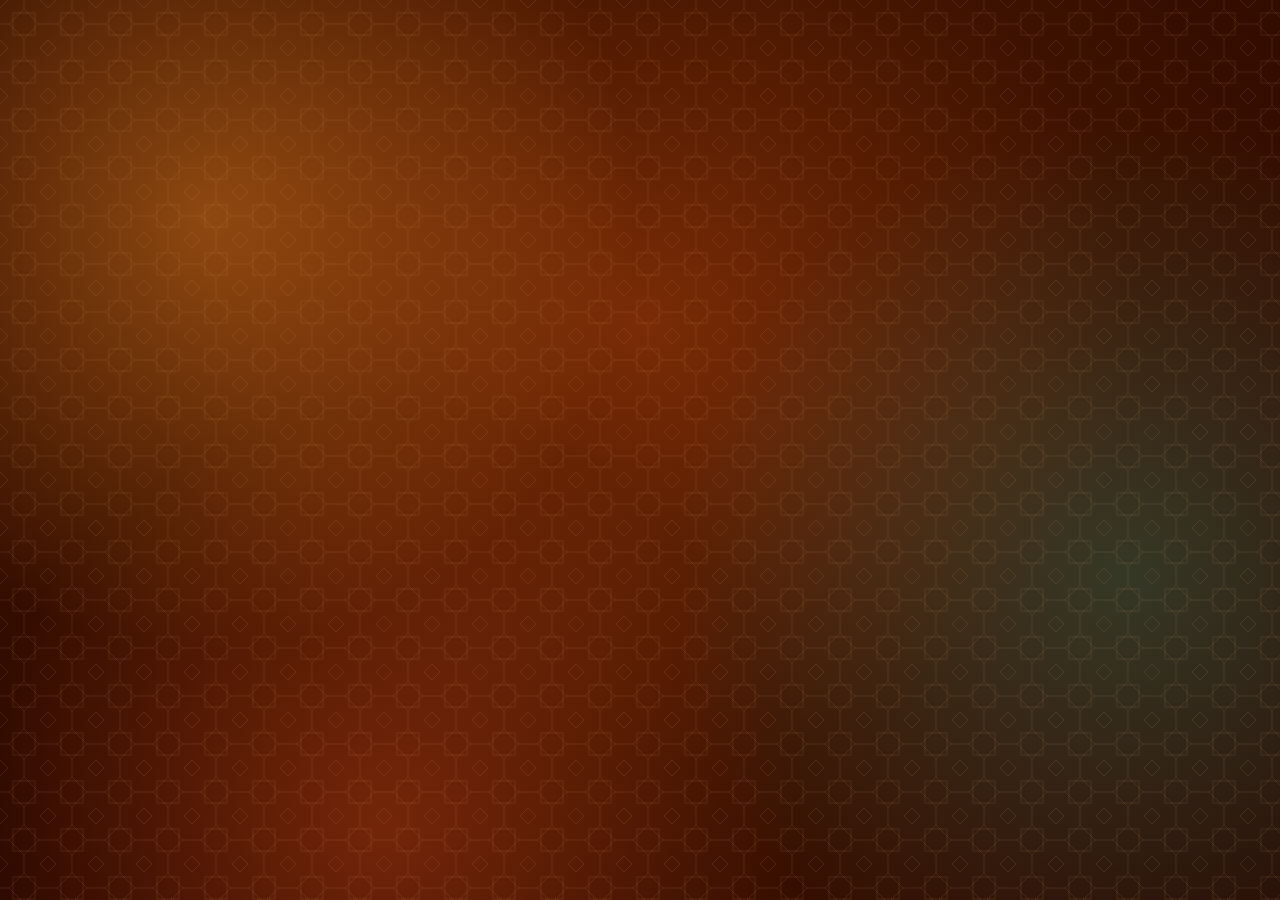
<file: index.html>
<!DOCTYPE html>
<html lang="en">
<head>
<meta charset="utf-8">
<meta name="viewport" content="width=device-width, initial-scale=1, viewport-fit=cover">
<meta name="theme-color" content="#2a0800">
<!-- The game's name (2026-10-14). The game reads it from GAME_TITLE in
     game/src/config.js; this redirect page carries its own copy below. -->
<title>Sevenwell</title>
<meta name="description" content="A one-thumb arena roguelite set in a stepwell. Descend seven depths, beat the serpent who drank the well dry, and bring the water back.">

<!-- Into the game, at the build's own address (?v=, BUILD_TAG in game/src/config.js), so a
     phone holding the last build's page from its cache is sent to this one's. -->
<meta http-equiv="refresh" content="0; url=game/loot-chase-v0.1.html?v=0.33">

<style>
  html, body {
    margin: 0; height: 100%;
    background: radial-gradient(ellipse at 50% 36%, #7a2c06 0%, #3d1200 55%, #2a0800 100%);
    color: #fffbef;
    font: 15px/1.6 system-ui, -apple-system, "Segoe UI", sans-serif;
    display: grid; place-items: center; text-align: center;
  }
  h1 { color: #ffd23c; font-size: 2.6rem; letter-spacing: .02em; margin: 0 0 .25rem; }
  p  { color: #c8a96e; margin: 0 0 1.5rem; letter-spacing: .08em; }
  a  {
    color: #2a0800; background: linear-gradient(#ffd23c, #ff9d2e); text-decoration: none; font-weight: 700;
    border-radius: 8px; padding: .65rem 1.8rem; display: inline-block;
  }
  a:hover { filter: brightness(1.08); }
</style>
</head>
<body>
  <!-- Shown only if the redirect above is blocked. -->
  <main>
    <h1>Sevenwell</h1>
    <p>auto-battle &middot; collect loot &middot; descend deeper</p>
    <a href="game/loot-chase-v0.1.html?v=0.33">Play</a>
  </main>
</body>
</html>
</file>
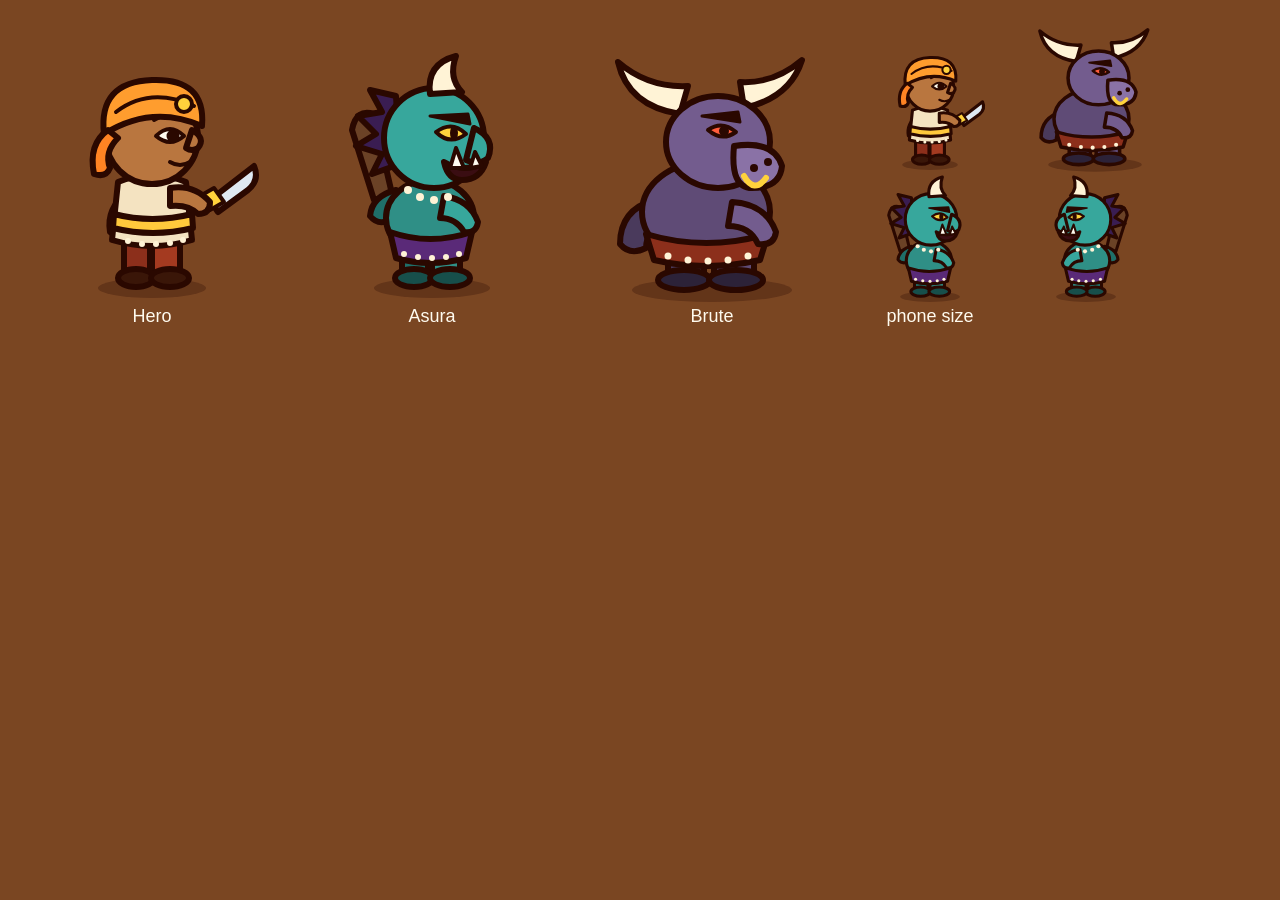
<file: concept/cast-2026-10-10-drawn-test.html>
<!doctype html>
<html><head><meta charset="utf-8">
<style>
  html, body { margin: 0; background: #7a4622; font-family: sans-serif; }
  .row { display: flex; gap: 24px; padding: 24px; align-items: flex-end; }
  .cell { text-align: center; color: #fffbef; font-size: 18px; }
  svg { display: block; }
  .o { stroke: #2a0800; stroke-width: 6; stroke-linejoin: round; stroke-linecap: round; }
  .t { stroke: #2a0800; stroke-width: 4; stroke-linejoin: round; stroke-linecap: round; fill: none; }
  .dot { fill: #fff3d6; }
</style></head><body>
<svg width="0" height="0" style="position:absolute">
  <defs>
    <!-- THE HERO: a lamp-bearer. Saffron turban, cream tunic, gold sash, a short bright blade. -->
    <g id="hero">
      <ellipse cx="128" cy="238" rx="54" ry="10" fill="#2a0800" opacity=".28"/>
      <!-- back arm -->
      <path class="o" fill="#9a5f30" d="M104 142 q-22 16 -18 40 q10 8 18 -2 q-2 -16 12 -26 z"/>
      <!-- legs -->
      <path class="o" fill="#8c2f1b" d="M100 182 h26 v40 q-13 10 -26 0 z"/>
      <path class="o" fill="#a43a20" d="M128 182 h28 v40 q-14 10 -28 0 z"/>
      <ellipse class="o" cx="112" cy="228" rx="18" ry="9" fill="#3a1608"/>
      <ellipse class="o" cx="146" cy="228" rx="19" ry="9" fill="#3a1608"/>
      <!-- tunic -->
      <path class="o" fill="#f4e3c1" d="M94 132 q34 -14 68 0 l6 58 q-40 12 -80 0 z"/>
      <path class="o" fill="#ffc93c" d="M90 164 q38 10 78 0 l1 14 q-40 10 -80 0 z"/>
      <circle class="dot" cx="104" cy="191" r="3"/><circle class="dot" cx="118" cy="194" r="3"/><circle class="dot" cx="132" cy="194" r="3"/><circle class="dot" cx="146" cy="193" r="3"/><circle class="dot" cx="159" cy="190" r="3"/>
      <!-- head -->
      <circle class="o" cx="128" cy="88" r="46" fill="#b9763f"/>
      <path class="o" fill="#b9763f" d="M168 80 q14 8 6 18 q-6 4 -12 0 z"/>
      <!-- eye, brow, mouth -->
      <path class="o" style="stroke-width:4" fill="#fffbef" d="M132 86 q14 -14 28 0 q-14 12 -28 0 z"/>
      <circle cx="149" cy="86" r="6.5" fill="#2a0800"/>
      <path class="t" d="M130 70 q16 -10 32 -2"/>
      <path class="t" d="M146 112 q10 6 20 0"/>
      <!-- turban -->
      <path class="o" fill="#ff9d2e" d="M80 84 q-6 -52 48 -54 q54 -2 50 46 q-50 -22 -98 8 z"/>
      <path class="t" d="M92 62 q34 -26 78 -6"/>
      <path class="o" fill="#ff8323" d="M84 80 q-20 14 -14 44 q12 4 16 -6 q-6 -16 8 -30 z"/>
      <circle class="o" cx="160" cy="54" r="8" fill="#ffd23c" style="stroke-width:4"/>
      <!-- front arm and blade -->
      <path class="o" fill="#dfe9f2" d="M186 150 l44 -34 q6 14 -6 24 l-30 22 z"/>
      <path class="o" fill="#ffd23c" d="M176 146 l14 -8 l10 14 l-14 8 z" style="stroke-width:4"/>
      <path class="o" fill="#b9763f" d="M146 138 q24 -4 40 14 q0 12 -12 12 q-10 -10 -28 -8 z"/>
    </g>

    <!-- ASURA: rank and file. Teal skin against the warm stone, tusks, one horn, a club. -->
    <g id="asura">
      <ellipse cx="128" cy="238" rx="58" ry="10" fill="#2a0800" opacity=".28"/>
      <!-- club, held high behind -->
      <path class="o" fill="#6b4226" d="M70 150 l-22 -70 q4 -22 22 -16 q14 10 6 28 l12 52 z"/>
      <path class="o" fill="#1f6f69" d="M92 140 q-24 6 -26 26 q8 10 20 4 q2 -10 16 -14 z"/>
      <!-- legs -->
      <path class="o" fill="#1f6f69" d="M98 196 h26 v26 q-13 8 -26 0 z"/>
      <path class="o" fill="#2f8f86" d="M128 196 h28 v26 q-14 8 -28 0 z"/>
      <ellipse class="o" cx="110" cy="228" rx="19" ry="9" fill="#174f4b"/>
      <ellipse class="o" cx="146" cy="228" rx="20" ry="9" fill="#174f4b"/>
      <!-- belly -->
      <ellipse class="o" cx="126" cy="168" rx="44" ry="38" fill="#2f8f86"/>
      <!-- loincloth -->
      <path class="o" fill="#5a2a78" d="M86 182 q40 14 82 0 l-6 26 q-36 10 -70 0 z"/>
      <circle class="dot" cx="100" cy="204" r="3"/><circle class="dot" cx="114" cy="207" r="3"/><circle class="dot" cx="128" cy="208" r="3"/><circle class="dot" cx="142" cy="207" r="3"/><circle class="dot" cx="155" cy="204" r="3"/>
      <!-- mane -->
      <path class="o" fill="#3a1d52" d="M92 46 l-26 -6 l12 22 l-24 4 l18 18 l-20 12 l26 8 l-10 20 l28 -10 z"/>
      <!-- head -->
      <circle class="o" cx="130" cy="88" r="50" fill="#37a79c"/>
      <path class="o" fill="#37a79c" d="M170 78 q22 10 14 30 q-10 8 -22 2 z"/>
      <!-- horn -->
      <path class="o" fill="#fff3d6" d="M126 44 q-4 -30 26 -38 q-8 22 6 36 z"/>
      <!-- eye, brow -->
      <path class="o" style="stroke-width:4" fill="#ffd23c" d="M132 82 q16 -12 30 2 q-16 12 -30 -2 z"/>
      <ellipse cx="150" cy="83" rx="4" ry="7" fill="#2a0800"/>
      <path class="o" fill="#2a0800" d="M126 66 l40 8 l-2 -10 z" style="stroke-width:3"/>
      <!-- mouth and tusks -->
      <path class="o" fill="#3a0d12" d="M140 112 q20 12 42 0 q-6 18 -24 18 q-14 0 -18 -18 z"/>
      <path class="o" fill="#fffbef" d="M146 118 l6 -20 l8 20 z" style="stroke-width:4"/>
      <path class="o" fill="#fffbef" d="M166 118 l5 -16 l7 14 z" style="stroke-width:4"/>
      <!-- front arm -->
      <path class="o" fill="#37a79c" d="M140 146 q26 4 34 26 q-2 12 -14 10 q-8 -14 -24 -14 z"/>
      <!-- necklace -->
      <circle class="dot" cx="104" cy="140" r="4"/><circle class="dot" cx="116" cy="147" r="4"/><circle class="dot" cx="130" cy="150" r="4"/><circle class="dot" cx="144" cy="147" r="4"/>
    </g>

    <!-- BRUTE: the buffalo. Twice the bulk, wide horns, slow. -->
    <g id="brute">
      <ellipse cx="128" cy="240" rx="80" ry="12" fill="#2a0800" opacity=".28"/>
      <path class="o" fill="#4a3a5c" d="M70 150 q-34 10 -34 44 q10 12 26 4 q0 -18 22 -26 z"/>
      <path class="o" fill="#4a3a5c" d="M84 200 h36 v24 q-18 8 -36 0 z"/>
      <path class="o" fill="#5f4b76" d="M130 200 h40 v24 q-20 8 -40 0 z"/>
      <ellipse class="o" cx="100" cy="230" rx="26" ry="10" fill="#2c2238"/>
      <ellipse class="o" cx="152" cy="230" rx="27" ry="10" fill="#2c2238"/>
      <ellipse class="o" cx="122" cy="162" rx="64" ry="50" fill="#5f4b76"/>
      <path class="o" fill="#8c2f1b" d="M62 184 q60 18 122 0 l-8 26 q-54 12 -106 0 z"/>
      <circle class="dot" cx="84" cy="206" r="3.5"/><circle class="dot" cx="104" cy="210" r="3.5"/><circle class="dot" cx="124" cy="211" r="3.5"/><circle class="dot" cx="144" cy="210" r="3.5"/><circle class="dot" cx="164" cy="206" r="3.5"/>
      <!-- horns: wide, sweeping -->
      <path class="o" fill="#fff3d6" d="M96 64 q-52 -8 -62 -52 q30 26 70 24 z"/>
      <path class="o" fill="#fff3d6" d="M160 58 q46 -10 58 -48 q-28 24 -62 22 z"/>
      <!-- head, low and forward -->
      <ellipse class="o" cx="134" cy="92" rx="52" ry="46" fill="#735c8e"/>
      <path class="o" fill="#8a72a6" d="M150 96 q40 -6 48 20 q-2 22 -30 22 q-22 0 -18 -42 z"/>
      <circle cx="184" cy="112" r="4" fill="#2a0800"/><circle cx="170" cy="118" r="4" fill="#2a0800"/>
      <path class="o" fill="#ffd23c" d="M160 126 q10 18 22 2" style="fill:none;stroke:#ffd23c;stroke-width:6"/>
      <path class="o" style="stroke-width:4" fill="#ff5c3c" d="M124 80 q14 -10 28 2 q-14 10 -28 -2 z"/>
      <circle cx="140" cy="81" r="5" fill="#2a0800"/>
      <path class="o" fill="#2a0800" d="M118 66 l38 6 l-2 -10 z" style="stroke-width:3"/>
      <path class="o" fill="#735c8e" d="M148 152 q34 2 44 30 q-2 14 -18 12 q-8 -18 -30 -18 z"/>
    </g>
  </defs>
</svg>
<div class="row">
  <div class="cell"><svg width="256" height="256" viewBox="0 0 256 256"><use href="#hero"/></svg>Hero</div>
  <div class="cell"><svg width="256" height="256" viewBox="0 0 256 256"><use href="#asura"/></svg>Asura</div>
  <div class="cell"><svg width="256" height="256" viewBox="0 0 256 256"><use href="#brute"/></svg>Brute</div>
  <div class="cell"><svg width="132" height="132" viewBox="0 0 256 256"><use href="#hero"/></svg><svg width="132" height="132" viewBox="0 0 256 256"><use href="#asura"/></svg>phone size</div>
  <div class="cell"><svg width="150" height="150" viewBox="0 0 256 256"><use href="#brute"/></svg><svg width="132" height="132" viewBox="0 0 256 256" style="transform:scaleX(-1)"><use href="#asura"/></svg>&nbsp;</div>
</div>
</body></html>
</file>
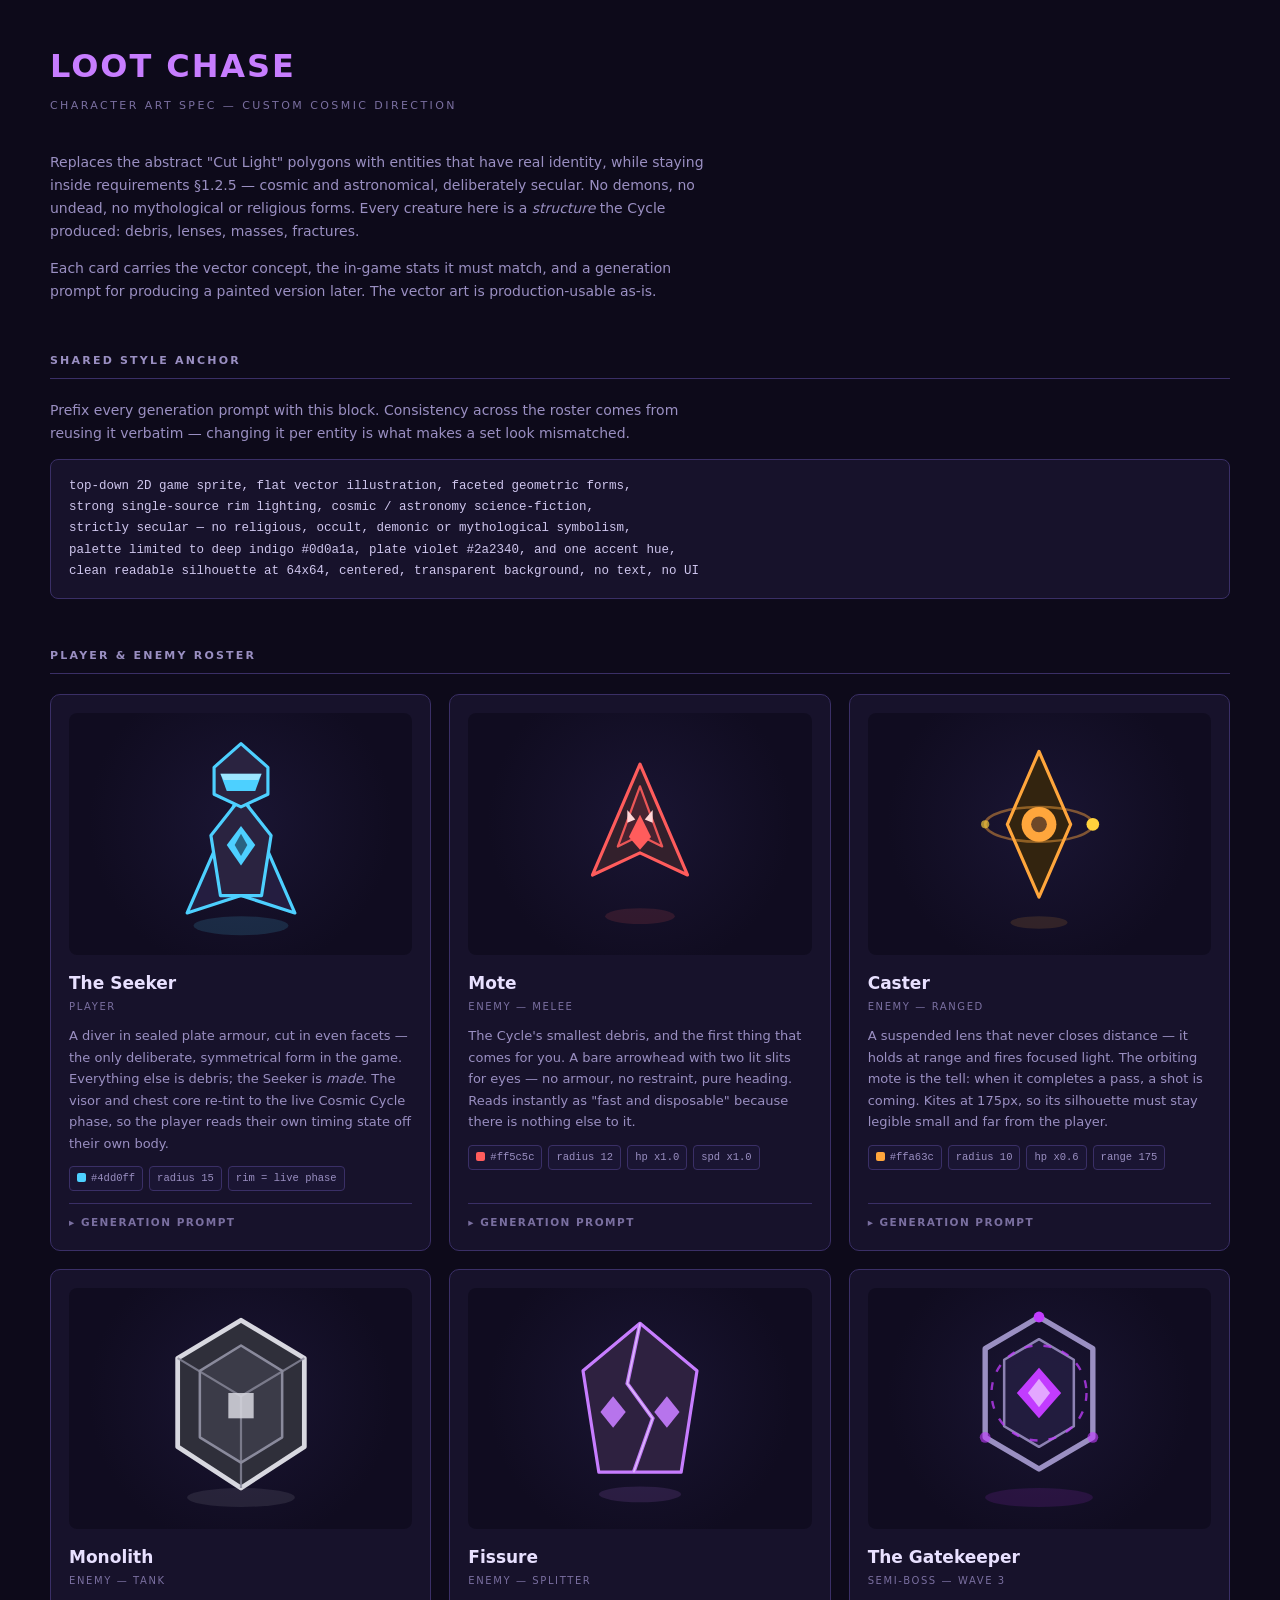
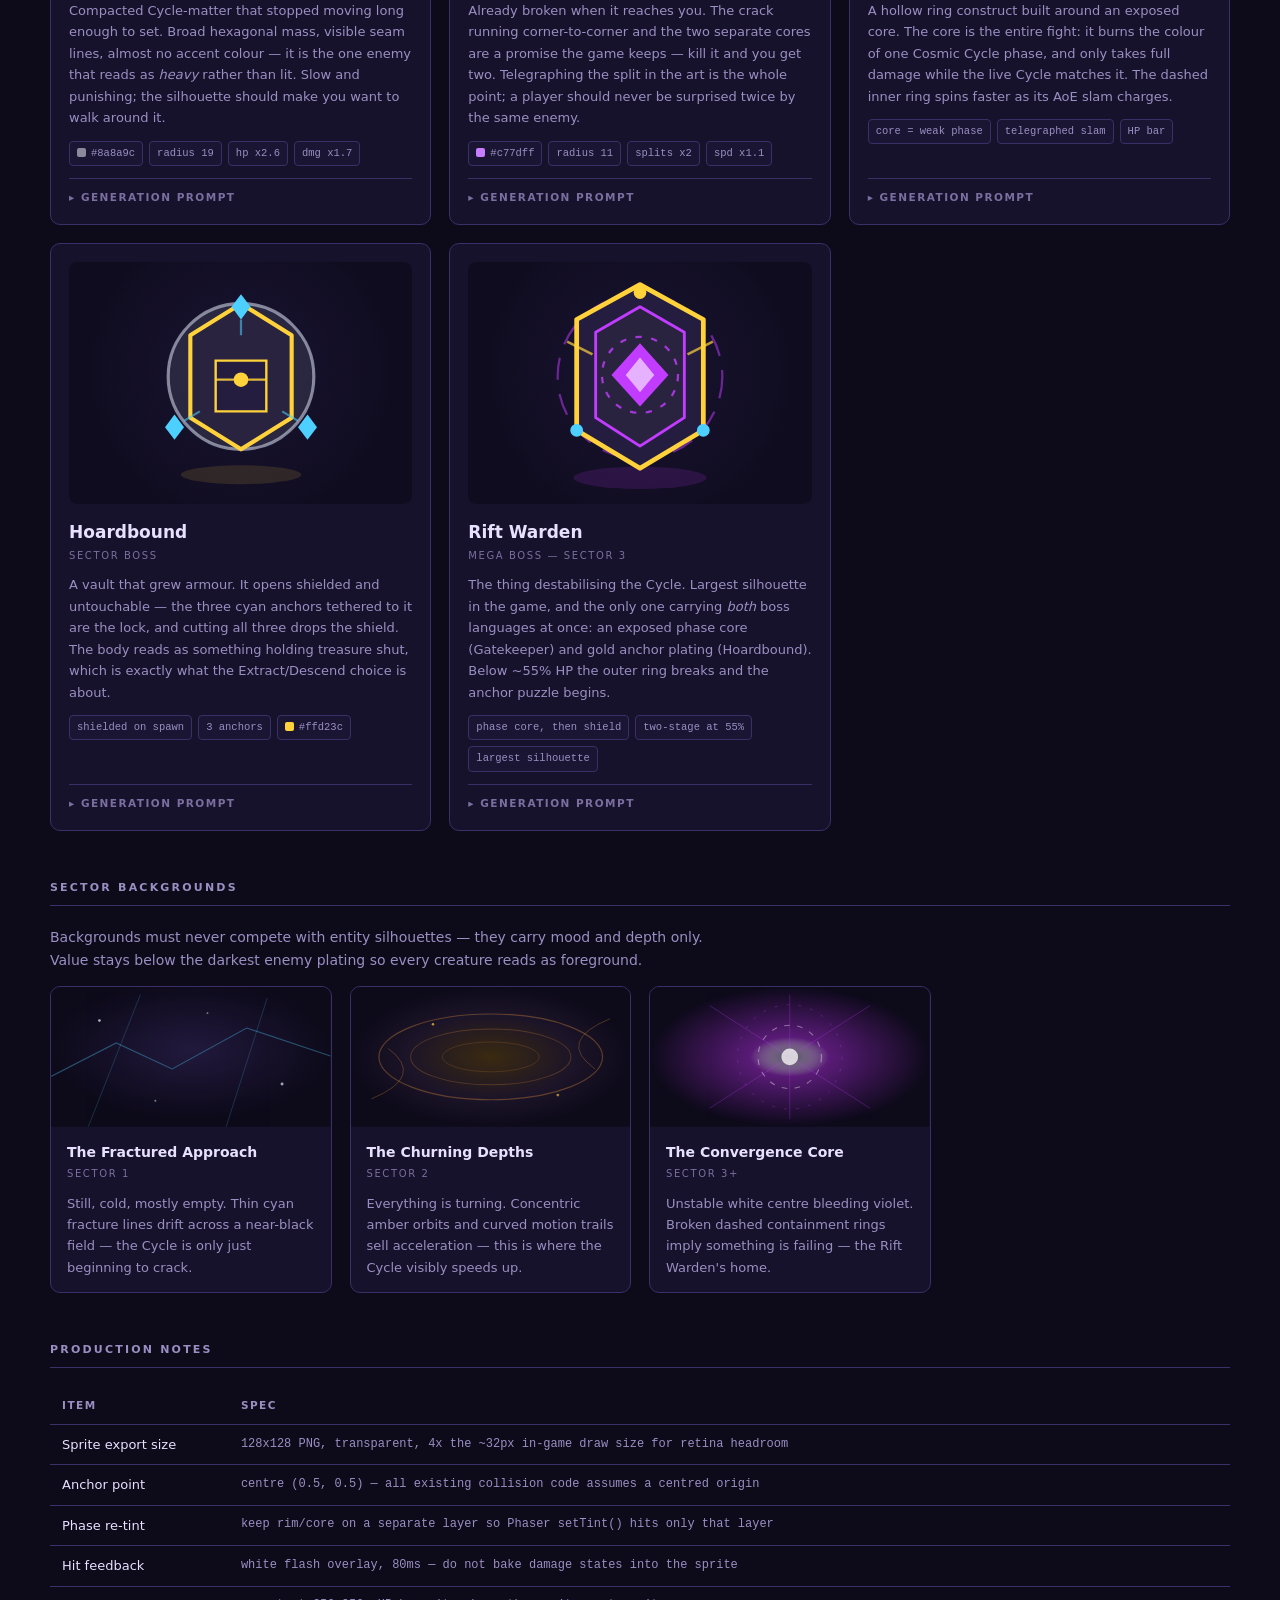
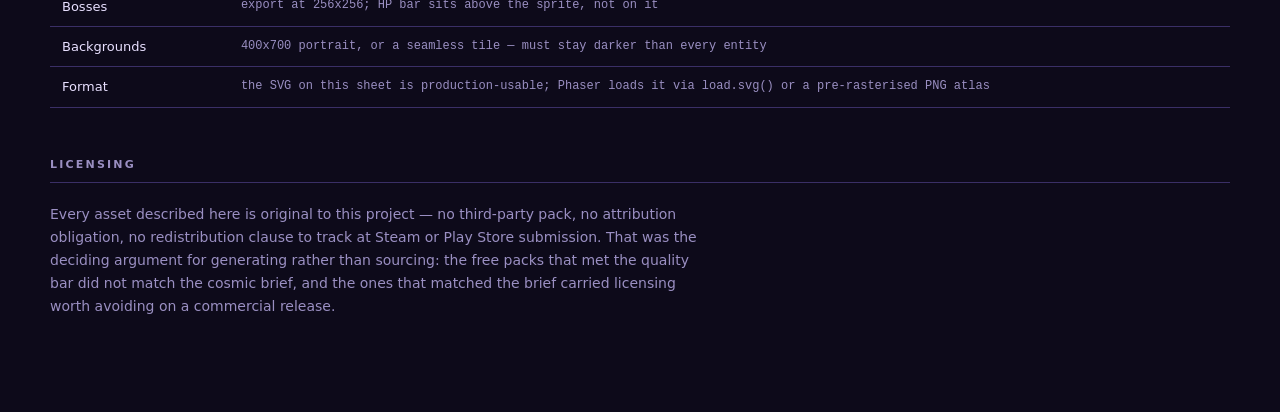
<file: concept/character-art-spec.html>
<!DOCTYPE html>
<html lang="en">
<head>
<meta charset="UTF-8">
<meta name="viewport" content="width=device-width, initial-scale=1">
<title>Loot Chase — Character Art Spec</title>
<style>
  :root {
    --void:#0d0a1a; --panel:#17122b; --plate:#1a1533; --edge:#3a2f66;
    --ink:#e8e0ff; --muted:#9a8fc2; --dim:#7a6fa0;
    --drift:#4dd0ff; --surge:#ffa63c; --eclipse:#c23cff;
    --gold:#ffd23c; --threat:#ff5c5c; --steel:#d8d8e0; --split:#c77dff;
  }
  * { box-sizing: border-box; }
  body {
    margin:0; background:var(--void); color:var(--ink);
    font:14px/1.65 'Inter', system-ui, -apple-system, "Segoe UI", sans-serif;
    padding: 40px 24px 80px;
  }
  .wrap { max-width: 1180px; margin: 0 auto; }
  h1 { font-size:32px; letter-spacing:.06em; color:var(--split); margin:0 0 4px; font-weight:800; }
  .sub { color:var(--dim); font-size:11px; letter-spacing:.22em; text-transform:uppercase; margin-bottom:36px; }
  h2 {
    font-size:11px; letter-spacing:.2em; text-transform:uppercase; color:var(--muted);
    border-bottom:1px solid var(--edge); padding-bottom:8px; margin:48px 0 20px; font-weight:600;
  }
  p.lede { color:var(--muted); max-width:74ch; }
  code, .mono { font-family:'JetBrains Mono', ui-monospace, Consolas, monospace; }

  .anchor {
    background:var(--panel); border:1px solid var(--edge); border-radius:8px;
    padding:16px 18px; font-size:12.5px; line-height:1.7; color:#cfc6ee;
    font-family:'JetBrains Mono', ui-monospace, Consolas, monospace; white-space:pre-wrap;
  }

  .grid { display:grid; grid-template-columns:repeat(auto-fill, minmax(330px, 1fr)); gap:18px; }
  .card {
    background:var(--panel); border:1px solid var(--edge); border-radius:10px;
    padding:18px; display:flex; flex-direction:column;
  }
  .art {
    background:radial-gradient(circle at 50% 45%, var(--plate), #100c20 70%);
    border-radius:8px; display:grid; place-items:center; padding:10px; margin-bottom:14px;
  }
  .art svg { width:100%; height:auto; max-width:190px; display:block; }
  .name { font-size:17px; font-weight:700; margin:0 0 2px; }
  .role { font-size:10px; letter-spacing:.16em; text-transform:uppercase; color:var(--dim); margin-bottom:10px; }
  .desc { font-size:13px; color:var(--muted); margin:0 0 12px; }
  .stats { display:flex; flex-wrap:wrap; gap:6px; margin-bottom:12px; }
  .chip {
    font-family:'JetBrains Mono', ui-monospace, Consolas, monospace; font-size:10.5px;
    background:var(--plate); border:1px solid var(--edge); border-radius:4px;
    padding:3px 7px; color:var(--muted);
  }
  .swatch { width:9px; height:9px; border-radius:2px; display:inline-block; margin-right:5px; vertical-align:-1px; }
  details { margin-top:auto; border-top:1px solid var(--edge); padding-top:10px; }
  summary {
    cursor:pointer; font-size:10.5px; letter-spacing:.14em; text-transform:uppercase;
    color:var(--dim); font-weight:600; list-style:none;
  }
  summary::-webkit-details-marker { display:none; }
  summary::before { content:'\25B8\00a0'; }
  details[open] summary::before { content:'\25BE\00a0'; }
  .prompt {
    margin-top:10px; background:var(--void); border:1px solid var(--edge); border-radius:6px;
    padding:11px 12px; font-family:'JetBrains Mono', ui-monospace, Consolas, monospace;
    font-size:11.5px; line-height:1.65; color:#bdb2e0; white-space:pre-wrap;
  }
  table { width:100%; border-collapse:collapse; font-size:13px; margin-top:6px; }
  th, td { text-align:left; padding:9px 12px; border-bottom:1px solid var(--edge); }
  th { color:var(--muted); font-size:10.5px; letter-spacing:.14em; text-transform:uppercase; font-weight:600; }
  td { color:var(--ink); }
  td.m { font-family:'JetBrains Mono', ui-monospace, Consolas, monospace; font-size:12px; color:var(--muted); }
  .bgrid { display:grid; grid-template-columns:repeat(auto-fill, minmax(280px,1fr)); gap:18px; }
  .bcard { background:var(--panel); border:1px solid var(--edge); border-radius:10px; overflow:hidden; }
  .bcard svg { display:block; width:100%; height:auto; }
  .bmeta { padding:14px 16px; }
</style>
</head>
<body>
<div class="wrap">

  <h1>LOOT CHASE</h1>
  <div class="sub">Character Art Spec — Custom Cosmic Direction</div>

  <p class="lede">
    Replaces the abstract "Cut Light" polygons with entities that have real identity, while staying
    inside requirements §1.2.5 — cosmic and astronomical, deliberately secular. No demons, no undead,
    no mythological or religious forms. Every creature here is a <em>structure</em> the Cycle produced:
    debris, lenses, masses, fractures.
  </p>
  <p class="lede">
    Each card carries the vector concept, the in-game stats it must match, and a generation prompt for
    producing a painted version later. The vector art is production-usable as-is.
  </p>

  <h2>Shared Style Anchor</h2>
  <p class="lede">Prefix every generation prompt with this block. Consistency across the roster comes from
  reusing it verbatim — changing it per entity is what makes a set look mismatched.</p>
  <div class="anchor">top-down 2D game sprite, flat vector illustration, faceted geometric forms,
strong single-source rim lighting, cosmic / astronomy science-fiction,
strictly secular — no religious, occult, demonic or mythological symbolism,
palette limited to deep indigo #0d0a1a, plate violet #2a2340, and one accent hue,
clean readable silhouette at 64x64, centered, transparent background, no text, no UI</div>

  <h2>Player &amp; Enemy Roster</h2>
  <div class="grid">

    <div class="card">
      <div class="art">
        <svg viewBox="0 0 120 140" xmlns="http://www.w3.org/2000/svg">
          <ellipse cx="60" cy="128" rx="30" ry="6" fill="#4dd0ff" opacity=".14"/>
          <path d="M60 42 L94 120 L60 109 L26 120 Z" fill="#241d40" stroke="#4dd0ff" stroke-width="2" stroke-linejoin="round"/>
          <path d="M60 47 L79 71 L73 109 L47 109 L41 71 Z" fill="#2a2340" stroke="#4dd0ff" stroke-width="2" stroke-linejoin="round"/>
          <polygon points="60,65 69,77 60,90 51,77" fill="#4dd0ff"/>
          <polygon points="60,70 64,77 60,84 56,77" fill="#0d0a1a" opacity=".55"/>
          <path d="M60 13 L77 28 L77 45 L60 53 L43 45 L43 28 Z" fill="#2a2340" stroke="#4dd0ff" stroke-width="2" stroke-linejoin="round"/>
          <path d="M47 32 L73 32 L69 43 L51 43 Z" fill="#4dd0ff"/>
          <path d="M47 32 L73 32 L71 36 L49 36 Z" fill="#ffffff" opacity=".45"/>
        </svg>
      </div>
      <p class="name">The Seeker</p>
      <div class="role">Player</div>
      <p class="desc">A diver in sealed plate armour, cut in even facets — the only deliberate, symmetrical
      form in the game. Everything else is debris; the Seeker is <em>made</em>. The visor and chest core
      re-tint to the live Cosmic Cycle phase, so the player reads their own timing state off their own body.</p>
      <div class="stats">
        <span class="chip"><span class="swatch" style="background:#4dd0ff"></span>#4dd0ff</span>
        <span class="chip">radius 15</span>
        <span class="chip">rim = live phase</span>
      </div>
      <details>
        <summary>Generation prompt</summary>
        <div class="prompt">[STYLE ANCHOR] + a lone armoured void-diver explorer, sealed faceted helmet with
a glowing horizontal visor slit, layered cloak falling in sharp angular planes,
a diamond-shaped power core set in the chest, cyan #4dd0ff rim light,
poised and symmetrical, heroic but small-scale, three-quarter top-down view</div>
      </details>
    </div>

    <div class="card">
      <div class="art">
        <svg viewBox="0 0 120 140" xmlns="http://www.w3.org/2000/svg">
          <ellipse cx="60" cy="122" rx="22" ry="5" fill="#ff5c5c" opacity=".13"/>
          <path d="M60 26 L90 96 L60 82 L30 96 Z" fill="#33202c" stroke="#ff5c5c" stroke-width="2" stroke-linejoin="round"/>
          <path d="M60 40 L74 78 L60 71 L46 78 Z" fill="#4a2431" stroke="#ff5c5c" stroke-width="1.4" stroke-linejoin="round" opacity=".9"/>
          <polygon points="60,58 67,72 60,80 53,72" fill="#ff5c5c"/>
          <path d="M52 55 L57 61 L52 63 Z" fill="#ffd7d7"/>
          <path d="M68 55 L63 61 L68 63 Z" fill="#ffd7d7"/>
        </svg>
      </div>
      <p class="name">Mote</p>
      <div class="role">Enemy — Melee</div>
      <p class="desc">The Cycle's smallest debris, and the first thing that comes for you. A bare arrowhead
      with two lit slits for eyes — no armour, no restraint, pure heading. Reads instantly as "fast and
      disposable" because there is nothing else to it.</p>
      <div class="stats">
        <span class="chip"><span class="swatch" style="background:#ff5c5c"></span>#ff5c5c</span>
        <span class="chip">radius 12</span>
        <span class="chip">hp x1.0</span>
        <span class="chip">spd x1.0</span>
      </div>
      <details>
        <summary>Generation prompt</summary>
        <div class="prompt">[STYLE ANCHOR] + a small aggressive arrowhead-shaped shard creature,
sharp swept-back angular wings, two narrow glowing eye slits,
crimson #ff5c5c rim light on dark maroon plating, no limbs,
built entirely from straight cuts, fast and weightless silhouette</div>
      </details>
    </div>

    <div class="card">
      <div class="art">
        <svg viewBox="0 0 120 140" xmlns="http://www.w3.org/2000/svg">
          <ellipse cx="60" cy="126" rx="18" ry="4" fill="#ffa63c" opacity=".13"/>
          <path d="M60 18 L80 64 L60 110 L40 64 Z" fill="#33240f" stroke="#ffa63c" stroke-width="2" stroke-linejoin="round"/>
          <ellipse cx="60" cy="64" rx="34" ry="11" fill="none" stroke="#ffa63c" stroke-width="1.6" opacity=".45"/>
          <circle cx="60" cy="64" r="11" fill="#ffa63c"/>
          <circle cx="60" cy="64" r="5" fill="#0d0a1a" opacity=".6"/>
          <circle cx="94" cy="64" r="4" fill="#ffd23c"/>
          <circle cx="26" cy="64" r="2.6" fill="#ffd23c" opacity=".65"/>
        </svg>
      </div>
      <p class="name">Caster</p>
      <div class="role">Enemy — Ranged</div>
      <p class="desc">A suspended lens that never closes distance — it holds at range and fires focused light.
      The orbiting mote is the tell: when it completes a pass, a shot is coming. Kites at 175px, so its
      silhouette must stay legible small and far from the player.</p>
      <div class="stats">
        <span class="chip"><span class="swatch" style="background:#ffa63c"></span>#ffa63c</span>
        <span class="chip">radius 10</span>
        <span class="chip">hp x0.6</span>
        <span class="chip">range 175</span>
      </div>
      <details>
        <summary>Generation prompt</summary>
        <div class="prompt">[STYLE ANCHOR] + a floating elongated diamond-shaped sentry,
a large glowing amber lens set at its centre like a single eye,
a thin elliptical orbit ring with one bright mote travelling along it,
amber #ffa63c rim light, hovering, no contact with the ground, precise and watchful</div>
      </details>
    </div>

    <div class="card">
      <div class="art">
        <svg viewBox="0 0 120 140" xmlns="http://www.w3.org/2000/svg">
          <ellipse cx="60" cy="126" rx="34" ry="6" fill="#d8d8e0" opacity=".1"/>
          <path d="M60 14 L100 38 L100 94 L60 120 L20 94 L20 38 Z" fill="#2f2f3a" stroke="#d8d8e0" stroke-width="3" stroke-linejoin="round"/>
          <path d="M60 30 L86 46 L86 88 L60 104 L34 88 L34 46 Z" fill="#3b3b48" stroke="#8a8a9c" stroke-width="1.6" stroke-linejoin="round"/>
          <path d="M20 38 L60 62 L100 38" fill="none" stroke="#8a8a9c" stroke-width="1.4" opacity=".8"/>
          <path d="M60 62 L60 120" fill="none" stroke="#8a8a9c" stroke-width="1.4" opacity=".8"/>
          <rect x="52" y="60" width="16" height="16" fill="#d8d8e0" opacity=".85"/>
        </svg>
      </div>
      <p class="name">Monolith</p>
      <div class="role">Enemy — Tank</div>
      <p class="desc">Compacted Cycle-matter that stopped moving long enough to set. Broad hexagonal mass,
      visible seam lines, almost no accent colour — it is the one enemy that reads as <em>heavy</em> rather
      than lit. Slow and punishing; the silhouette should make you want to walk around it.</p>
      <div class="stats">
        <span class="chip"><span class="swatch" style="background:#8a8a9c"></span>#8a8a9c</span>
        <span class="chip">radius 19</span>
        <span class="chip">hp x2.6</span>
        <span class="chip">dmg x1.7</span>
      </div>
      <details>
        <summary>Generation prompt</summary>
        <div class="prompt">[STYLE ANCHOR] + a massive slow hexagonal slab of compacted stone-metal,
thick layered armour plates with deep visible seam lines, blunt and wide,
desaturated steel grey #8a8a9c with a single pale core plate,
minimal glow, enormous weight, immovable presence</div>
      </details>
    </div>

    <div class="card">
      <div class="art">
        <svg viewBox="0 0 120 140" xmlns="http://www.w3.org/2000/svg">
          <ellipse cx="60" cy="124" rx="26" ry="5" fill="#c77dff" opacity=".13"/>
          <path d="M60 16 L96 46 L86 110 L34 110 L24 46 Z" fill="#2e2140" stroke="#c77dff" stroke-width="2" stroke-linejoin="round"/>
          <path d="M60 16 L52 54 L68 76 L56 110" fill="none" stroke="#c77dff" stroke-width="2.4" opacity=".95"/>
          <path d="M60 16 L52 54 L68 76 L56 110" fill="none" stroke="#ffffff" stroke-width=".9" opacity=".5"/>
          <polygon points="43,62 51,72 43,82 35,72" fill="#c77dff" opacity=".9"/>
          <polygon points="77,62 85,72 77,82 69,72" fill="#c77dff" opacity=".9"/>
        </svg>
      </div>
      <p class="name">Fissure</p>
      <div class="role">Enemy — Splitter</div>
      <p class="desc">Already broken when it reaches you. The crack running corner-to-corner and the two
      separate cores are a promise the game keeps — kill it and you get two. Telegraphing the split in the
      art is the whole point; a player should never be surprised twice by the same enemy.</p>
      <div class="stats">
        <span class="chip"><span class="swatch" style="background:#c77dff"></span>#c77dff</span>
        <span class="chip">radius 11</span>
        <span class="chip">splits x2</span>
        <span class="chip">spd x1.1</span>
      </div>
      <details>
        <summary>Generation prompt</summary>
        <div class="prompt">[STYLE ANCHOR] + a crystalline creature with a single jagged fracture line
splitting it corner to corner, two separate glowing cores on either side of the crack,
violet #c77dff rim light, visibly unstable and about to come apart,
the two halves already reading as distinct shapes</div>
      </details>
    </div>

    <div class="card">
      <div class="art">
        <svg viewBox="0 0 120 140" xmlns="http://www.w3.org/2000/svg">
          <ellipse cx="60" cy="126" rx="34" ry="6" fill="#c23cff" opacity=".12"/>
          <path d="M60 12 L94 32 L94 88 L60 108 L26 88 L26 32 Z" fill="none" stroke="#9a8fc2" stroke-width="3.4" stroke-linejoin="round"/>
          <path d="M60 26 L82 39 L82 81 L60 94 L38 81 L38 39 Z" fill="#241d40" stroke="#9a8fc2" stroke-width="1.6" stroke-linejoin="round" opacity=".9"/>
          <circle cx="60" cy="60" r="30" fill="none" stroke="#c23cff" stroke-width="1.5" stroke-dasharray="5 7" opacity=".75"/>
          <polygon points="60,44 74,60 60,76 46,60" fill="#c23cff"/>
          <polygon points="60,51 67,60 60,69 53,60" fill="#ffffff" opacity=".55"/>
          <circle cx="60" cy="12" r="3.4" fill="#c23cff"/>
          <circle cx="94" cy="88" r="3.4" fill="#c23cff" opacity=".6"/>
          <circle cx="26" cy="88" r="3.4" fill="#c23cff" opacity=".6"/>
        </svg>
      </div>
      <p class="name">The Gatekeeper</p>
      <div class="role">Semi-Boss — Wave 3</div>
      <p class="desc">A hollow ring construct built around an exposed core. The core is the entire fight:
      it burns the colour of one Cosmic Cycle phase, and only takes full damage while the live Cycle matches
      it. The dashed inner ring spins faster as its AoE slam charges.</p>
      <div class="stats">
        <span class="chip">core = weak phase</span>
        <span class="chip">telegraphed slam</span>
        <span class="chip">HP bar</span>
      </div>
      <details>
        <summary>Generation prompt</summary>
        <div class="prompt">[STYLE ANCHOR] + a hollow octagonal ring construct, thick outer frame,
a single large faceted gem core suspended and exposed at its centre,
a dashed rotating inner ring, violet #c23cff core glow,
guardian silhouette, imposing but clearly built rather than grown</div>
      </details>
    </div>

    <div class="card">
      <div class="art">
        <svg viewBox="0 0 120 140" xmlns="http://www.w3.org/2000/svg">
          <ellipse cx="60" cy="128" rx="38" ry="6" fill="#ffd23c" opacity=".12"/>
          <circle cx="60" cy="66" r="46" fill="#bfc4d6" opacity=".12"/>
          <circle cx="60" cy="66" r="46" fill="none" stroke="#bfc4d6" stroke-width="2" opacity=".65"/>
          <path d="M60 20 L92 40 L92 92 L60 112 L28 92 L28 40 Z" fill="#2a2340" stroke="#ffd23c" stroke-width="2.6" stroke-linejoin="round"/>
          <path d="M44 56 L76 56 L76 88 L44 88 Z" fill="#241d40" stroke="#ffd23c" stroke-width="1.5"/>
          <path d="M44 68 L76 68" stroke="#ffd23c" stroke-width="1.5" opacity=".85"/>
          <circle cx="60" cy="68" r="4.6" fill="#ffd23c"/>
          <polygon points="60,14 66,22 60,30 54,22" fill="#4dd0ff"/>
          <polygon points="102,90 108,98 102,106 96,98" fill="#4dd0ff"/>
          <polygon points="18,90 24,98 18,106 12,98" fill="#4dd0ff"/>
          <path d="M60 30 L60 40 M96 94 L86 88 M24 94 L34 88" stroke="#4dd0ff" stroke-width="1.4" opacity=".55"/>
        </svg>
      </div>
      <p class="name">Hoardbound</p>
      <div class="role">Sector Boss</div>
      <p class="desc">A vault that grew armour. It opens shielded and untouchable — the three cyan anchors
      tethered to it are the lock, and cutting all three drops the shield. The body reads as something
      holding treasure shut, which is exactly what the Extract/Descend choice is about.</p>
      <div class="stats">
        <span class="chip">shielded on spawn</span>
        <span class="chip">3 anchors</span>
        <span class="chip"><span class="swatch" style="background:#ffd23c"></span>#ffd23c</span>
      </div>
      <details>
        <summary>Generation prompt</summary>
        <div class="prompt">[STYLE ANCHOR] + a heavy armoured vault-creature, hexagonal plated shell
sealed shut with a horizontal seam and a single gold lock-core,
enclosed in a translucent spherical energy shield,
three small cyan anchor crystals tethered around it by thin light filaments,
gold #ffd23c trim on deep violet plating, hoarding posture</div>
      </details>
    </div>

    <div class="card">
      <div class="art">
        <svg viewBox="0 0 120 140" xmlns="http://www.w3.org/2000/svg">
          <ellipse cx="60" cy="130" rx="42" ry="7" fill="#c23cff" opacity=".14"/>
          <circle cx="60" cy="66" r="52" fill="none" stroke="#c23cff" stroke-width="1.4" stroke-dasharray="14 9" opacity=".5"/>
          <path d="M60 8 L100 30 L100 100 L60 124 L20 100 L20 30 Z" fill="#241d40" stroke="#ffd23c" stroke-width="3" stroke-linejoin="round"/>
          <path d="M60 22 L88 38 L88 92 L60 110 L32 92 L32 38 Z" fill="#2a2340" stroke="#c23cff" stroke-width="1.8" stroke-linejoin="round"/>
          <circle cx="60" cy="65" r="24" fill="none" stroke="#c23cff" stroke-width="1.4" stroke-dasharray="4 6" opacity=".8"/>
          <polygon points="60,45 78,65 60,85 42,65" fill="#c23cff"/>
          <polygon points="60,54 69,65 60,76 51,65" fill="#ffffff" opacity=".6"/>
          <circle cx="60" cy="13" r="4" fill="#ffd23c"/>
          <circle cx="100" cy="100" r="4" fill="#4dd0ff"/>
          <circle cx="20" cy="100" r="4" fill="#4dd0ff"/>
          <path d="M14 44 L30 52 M106 44 L90 52" stroke="#ffd23c" stroke-width="1.6" opacity=".7"/>
        </svg>
      </div>
      <p class="name">Rift Warden</p>
      <div class="role">Mega Boss — Sector 3</div>
      <p class="desc">The thing destabilising the Cycle. Largest silhouette in the game, and the only one
      carrying <em>both</em> boss languages at once: an exposed phase core (Gatekeeper) and gold anchor
      plating (Hoardbound). Below ~55% HP the outer ring breaks and the anchor puzzle begins.</p>
      <div class="stats">
        <span class="chip">phase core, then shield</span>
        <span class="chip">two-stage at 55%</span>
        <span class="chip">largest silhouette</span>
      </div>
      <details>
        <summary>Generation prompt</summary>
        <div class="prompt">[STYLE ANCHOR] + an immense two-stage guardian construct,
outer gold-trimmed hexagonal frame with a fractured rotating containment ring,
a huge violet faceted phase core burning at its centre,
gold and cyan anchor nodes at its extremities,
violet #c23cff and gold #ffd23c, unstable, reality distorting around its edges, final-boss scale</div>
      </details>
    </div>

  </div>

  <h2>Sector Backgrounds</h2>
  <p class="lede">Backgrounds must never compete with entity silhouettes — they carry mood and depth only.
  Value stays below the darkest enemy plating so every creature reads as foreground.</p>
  <div class="bgrid">

    <div class="bcard">
      <svg viewBox="0 0 300 150" xmlns="http://www.w3.org/2000/svg">
        <defs><radialGradient id="g1" cx="50%" cy="45%"><stop offset="0%" stop-color="#221a3d"/><stop offset="100%" stop-color="#0d0a1a"/></radialGradient></defs>
        <rect width="300" height="150" fill="url(#g1)"/>
        <path d="M0 96 L70 60 L130 88 L210 44 L300 74" fill="none" stroke="#4dd0ff" stroke-width="1.2" opacity=".35"/>
        <path d="M40 150 L96 8 M188 150 L232 12" stroke="#4dd0ff" stroke-width="1" opacity=".2"/>
        <circle cx="52" cy="36" r="1.4" fill="#e8e0ff" opacity=".8"/>
        <circle cx="168" cy="28" r="1" fill="#e8e0ff" opacity=".55"/>
        <circle cx="248" cy="104" r="1.6" fill="#e8e0ff" opacity=".7"/>
        <circle cx="112" cy="122" r="1.1" fill="#e8e0ff" opacity=".5"/>
      </svg>
      <div class="bmeta">
        <p class="name" style="font-size:14px">The Fractured Approach</p>
        <div class="role">Sector 1</div>
        <p class="desc" style="margin:0">Still, cold, mostly empty. Thin cyan fracture lines drift across a
        near-black field — the Cycle is only just beginning to crack.</p>
      </div>
    </div>

    <div class="bcard">
      <svg viewBox="0 0 300 150" xmlns="http://www.w3.org/2000/svg">
        <defs><radialGradient id="g2" cx="50%" cy="50%"><stop offset="0%" stop-color="#3a2a10"/><stop offset="60%" stop-color="#1c1428"/><stop offset="100%" stop-color="#0d0a1a"/></radialGradient></defs>
        <rect width="300" height="150" fill="url(#g2)"/>
        <ellipse cx="150" cy="75" rx="120" ry="46" fill="none" stroke="#ffa63c" stroke-width="1.3" opacity=".3"/>
        <ellipse cx="150" cy="75" rx="86" ry="30" fill="none" stroke="#ffa63c" stroke-width="1.1" opacity=".22"/>
        <ellipse cx="150" cy="75" rx="52" ry="16" fill="none" stroke="#ffa63c" stroke-width="1" opacity=".16"/>
        <path d="M22 120 Q80 96 40 66 M278 34 Q220 58 262 88" fill="none" stroke="#ffa63c" stroke-width="1" opacity=".28"/>
        <circle cx="88" cy="40" r="1.3" fill="#ffd23c" opacity=".7"/>
        <circle cx="222" cy="116" r="1.5" fill="#ffd23c" opacity=".6"/>
      </svg>
      <div class="bmeta">
        <p class="name" style="font-size:14px">The Churning Depths</p>
        <div class="role">Sector 2</div>
        <p class="desc" style="margin:0">Everything is turning. Concentric amber orbits and curved motion
        trails sell acceleration — this is where the Cycle visibly speeds up.</p>
      </div>
    </div>

    <div class="bcard">
      <svg viewBox="0 0 300 150" xmlns="http://www.w3.org/2000/svg">
        <defs><radialGradient id="g3" cx="50%" cy="50%"><stop offset="0%" stop-color="#ffffff" stop-opacity=".22"/><stop offset="28%" stop-color="#5a1c78"/><stop offset="100%" stop-color="#0d0a1a"/></radialGradient></defs>
        <rect width="300" height="150" fill="url(#g3)"/>
        <path d="M150 8 L150 142 M64 20 L236 130 M236 20 L64 130" stroke="#c23cff" stroke-width="1" opacity=".28"/>
        <circle cx="150" cy="75" r="34" fill="none" stroke="#ffffff" stroke-width="1.2" opacity=".38" stroke-dasharray="6 8"/>
        <circle cx="150" cy="75" r="56" fill="none" stroke="#c23cff" stroke-width="1" opacity=".3" stroke-dasharray="3 10"/>
        <circle cx="150" cy="75" r="9" fill="#ffffff" opacity=".75"/>
      </svg>
      <div class="bmeta">
        <p class="name" style="font-size:14px">The Convergence Core</p>
        <div class="role">Sector 3+</div>
        <p class="desc" style="margin:0">Unstable white centre bleeding violet. Broken dashed containment
        rings imply something is failing — the Rift Warden's home.</p>
      </div>
    </div>

  </div>

  <h2>Production Notes</h2>
  <table>
    <tr><th>Item</th><th>Spec</th></tr>
    <tr><td>Sprite export size</td><td class="m">128x128 PNG, transparent, 4x the ~32px in-game draw size for retina headroom</td></tr>
    <tr><td>Anchor point</td><td class="m">centre (0.5, 0.5) — all existing collision code assumes a centred origin</td></tr>
    <tr><td>Phase re-tint</td><td class="m">keep rim/core on a separate layer so Phaser <code>setTint()</code> hits only that layer</td></tr>
    <tr><td>Hit feedback</td><td class="m">white flash overlay, 80ms — do not bake damage states into the sprite</td></tr>
    <tr><td>Bosses</td><td class="m">export at 256x256; HP bar sits above the sprite, not on it</td></tr>
    <tr><td>Backgrounds</td><td class="m">400x700 portrait, or a seamless tile — must stay darker than every entity</td></tr>
    <tr><td>Format</td><td class="m">the SVG on this sheet is production-usable; Phaser loads it via <code>load.svg()</code> or a pre-rasterised PNG atlas</td></tr>
  </table>

  <h2>Licensing</h2>
  <p class="lede">Every asset described here is original to this project — no third-party pack, no attribution
  obligation, no redistribution clause to track at Steam or Play Store submission. That was the deciding
  argument for generating rather than sourcing: the free packs that met the quality bar did not match the
  cosmic brief, and the ones that matched the brief carried licensing worth avoiding on a commercial release.</p>

</div>
</body>
</html>
</file>
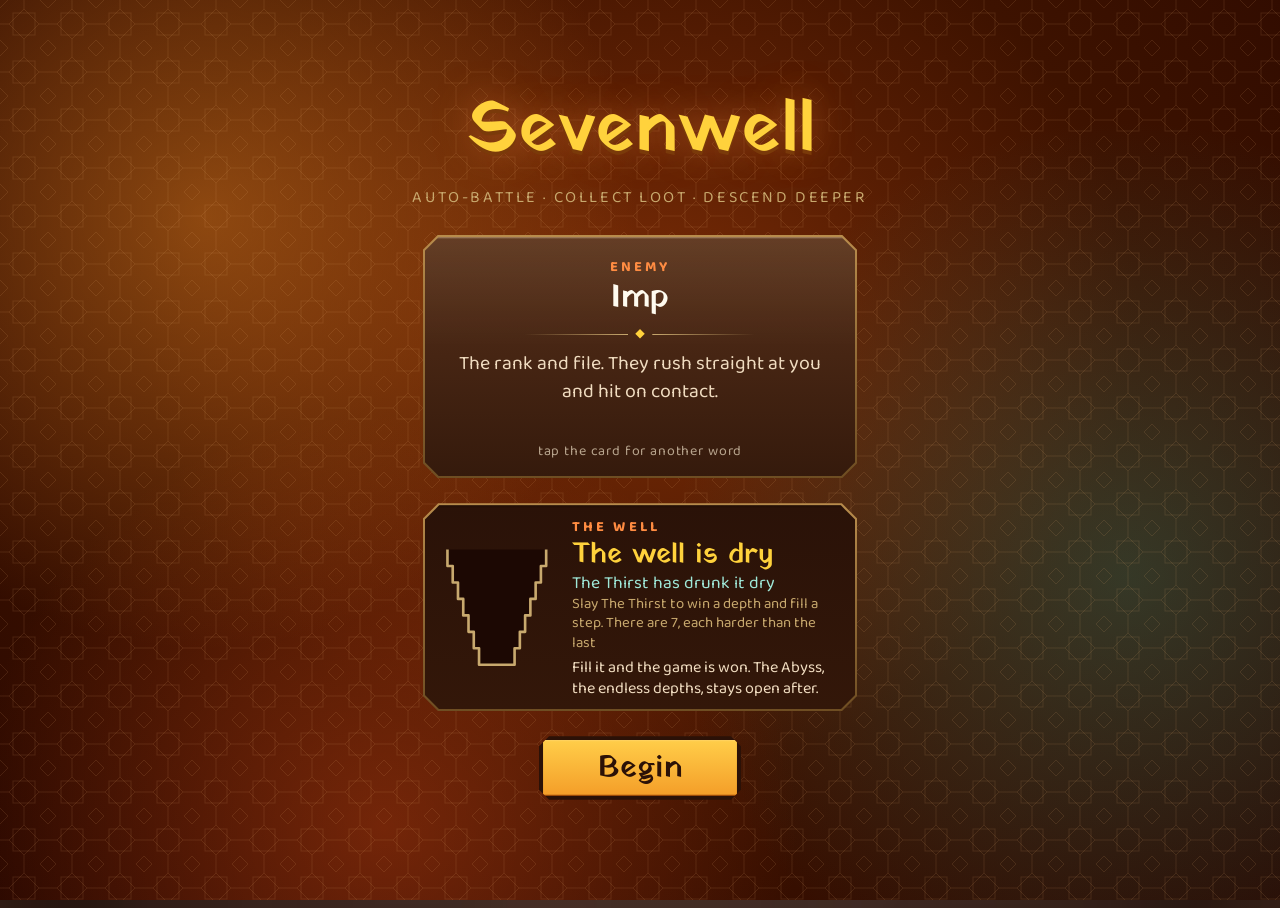
<file: game/loot-chase-v0.1.html>
<!DOCTYPE html>
<html lang="en">
<head>
<meta charset="UTF-8">
<meta name="viewport" content="width=device-width, initial-scale=1, viewport-fit=cover">
<!-- Security (pre-launch checklist, line 18): the page loads only its own files and sends
     only to the feedback relay (dialogs.js). Pictures made in the page are data: and blob:
     addresses; the sound that wakes an iPhone is a blob:. Nothing inline runs. -->
<meta http-equiv="Content-Security-Policy" content="default-src 'self'; script-src 'self'; style-src 'self'; img-src 'self' data: blob:; media-src 'self' data: blob:; font-src 'self'; connect-src 'self' https://formsubmit.co/ajax/; object-src 'none'; base-uri 'self'; form-action 'none'">
<meta name="theme-color" content="#2a0800">
<title>Sevenwell</title>
<!-- Typefaces (requirements 2.18): Yatra One for display, Baloo 2 for everything else.
     Both are open-licence (OFL) and carry Devanagari and Latin in one design. The files
     sit beside the game in vendor/fonts/ with their licences, cut into the same three
     ranges Google Fonts serves, so a browser fetches only the ones a page uses. The
     loader below waits for them, with a timeout. -->
<link rel="stylesheet" href="styles/game.css?v=0.33">
</head>
<body>
<div id="loader">
  <h1 class="ldr-title" id="ldr-title">Sevenwell</h1>
  <p class="ldr-tag">auto-battle · collect loot · descend deeper</p>
  <div class="card" id="ldr-card" role="button" tabindex="0" aria-label="Glossary card. Activate for another word.">
    <div class="card-kind" id="ldr-kind"></div>
    <div class="card-dev" id="ldr-dev" lang="sa"></div>
    <div class="card-name" id="ldr-name"></div>
    <div class="card-meaning" id="ldr-meaning"></div>
    <div class="card-rule">&#9670;</div>
    <p class="card-role" id="ldr-role"></p>
    <div class="card-hint">tap the card for another word</div>
  </div>
  <div class="well" id="ldr-well">
    <svg class="well-art" viewBox="0 0 64 78" aria-hidden="true">
      <defs><clipPath id="well-clip"><path id="well-shape"></path></clipPath></defs>
      <path class="well-wall" id="well-wall"></path>
      <rect class="well-water" id="well-water" x="0" width="64" y="74" height="0" clip-path="url(#well-clip)"></rect>
      <line class="well-surface" id="well-surface" x1="0" x2="64" y1="74" y2="74" clip-path="url(#well-clip)"></line>
    </svg>
    <div>
      <div class="well-kind">The well</div>
      <div class="well-line" id="ldr-well-line"></div>
      <div class="well-sub" id="ldr-well-sub"></div>
      <div class="well-legend" id="ldr-well-legend"></div>
      <div class="well-after" id="ldr-well-after"></div>
    </div>
  </div>
  <div class="ldr-foot">
    <p class="ldr-note" id="ldr-note" role="status" hidden></p>
    <div class="bar"><div class="bar-fill" id="ldr-fill"></div></div>
    <div class="bar-label" id="ldr-label" role="status">Forging</div>
    <button class="begin" id="ldr-begin" type="button">Begin</button>
  </div>
</div>
<div id="feedback" hidden role="dialog" aria-modal="true" aria-labelledby="fb-title">
  <form class="fb-box" id="fb-form" novalidate>
    <h2 class="fb-title" id="fb-title">Send feedback</h2>
    <p class="fb-sub">What worked, what broke, what bored you? It goes straight to the developer.</p>
    <label class="fb-label" for="fb-text">Your message</label>
    <textarea id="fb-text" maxlength="2000" rows="5" placeholder="Type here"></textarea>
    <label class="fb-label" for="fb-email">Your email <span>(optional, only if you want a reply)</span></label>
    <input id="fb-email" type="email" autocomplete="email" inputmode="email" placeholder="you@example.com">
    <input id="fb-honey" class="fb-honey" type="text" name="_honey" tabindex="-1" autocomplete="off" aria-hidden="true">
    <p class="fb-note" id="fb-note">Sent by email, with your game version, how deep you have got, your screen size, device type and any errors the game hit. Nothing else.</p>
    <div class="fb-actions">
      <button type="button" class="fb-btn fb-cancel" id="fb-cancel">Cancel</button>
      <button type="submit" class="fb-btn fb-send" id="fb-send">Send</button>
    </div>
  </form>
</div>
<div id="namer" hidden role="dialog" aria-modal="true" aria-labelledby="nm-title">
  <form class="fb-box" id="nm-form" novalidate>
    <h2 class="fb-title" id="nm-title">Name yourself</h2>
    <p class="fb-sub">What should the well call you? It shows on your profile and when you win.</p>
    <label class="fb-label" for="nm-text">Your nickname <span>(up to 14 characters)</span></label>
    <input id="nm-text" type="text" maxlength="14" autocomplete="nickname" autocapitalize="words" autocorrect="off" spellcheck="false" enterkeyhint="done" placeholder="Type a name">
    <p class="fb-note" id="nm-note">It stays on this device. Leave it empty to go unnamed.</p>
    <div class="fb-actions">
      <button type="button" class="fb-btn fb-cancel" id="nm-cancel">Cancel</button>
      <button type="submit" class="fb-btn fb-send" id="nm-save">Save</button>
    </div>
  </form>
</div>
<!-- The page round the game (requirements 2.54). On a screen wider than the game, the bands
     either side show the level's own floor, blurred; on a computer the controls and the goal
     stand in them; a phone held sideways is asked to turn upright. Filled by boot.js. -->
<div id="backdrop" aria-hidden="true"></div>
<aside class="side" id="side-left" hidden></aside>
<aside class="side" id="side-right" hidden></aside>
<div id="rotate" role="alert">
  <div class="rotate-box">
    <svg class="rotate-phone" viewBox="0 0 40 64" aria-hidden="true"><rect x="3" y="2" width="34" height="60" rx="6"/><line x1="15" y1="55" x2="25" y2="55"/></svg>
    <h2>Turn your phone upright</h2>
    <p>The well is played holding the phone tall. The fight waits for you.</p>
  </div>
</div>
<div id="game-container"></div>
<!-- The game is ordered classic scripts sharing one scope (docs/code-architecture.md). These run before the engine.
     Each carries the build (?v=, BUILD_TAG in src/config.js), so a phone never mixes two builds; change all of them with BUILD. -->
<script src="src/config.js?v=0.33"></script>
<script src="src/names.js?v=0.33"></script>
<script src="src/rules.js?v=0.33"></script>
<script src="src/calculations.js?v=0.33"></script>
<script src="src/persistence.js?v=0.33"></script>
<script src="src/loader.js?v=0.33"></script>
<script src="src/dialogs.js?v=0.33"></script>
<!-- The engine: Phaser 3.70.0, the published file, kept beside the game (vendor/phaser-LICENSE.md). -->
<script src="vendor/phaser-3.70.0.min.js"></script>
<!-- These need the engine. boot.js starts the one game. -->
<script src="src/audio.js?v=0.33"></script>
<script src="src/assets.js?v=0.33"></script>
<script src="src/ui.js?v=0.33"></script>
<script src="src/floors.js?v=0.33"></script>
<script src="src/scene-ui.js?v=0.33"></script>
<script src="src/scene-fx.js?v=0.33"></script>
<script src="src/scene-screens.js?v=0.33"></script>
<script src="src/scene-systems.js?v=0.33"></script>
<script src="src/loot-scene.js?v=0.33"></script>
<script src="src/boot.js?v=0.33"></script>
</body>
</html>
</file>
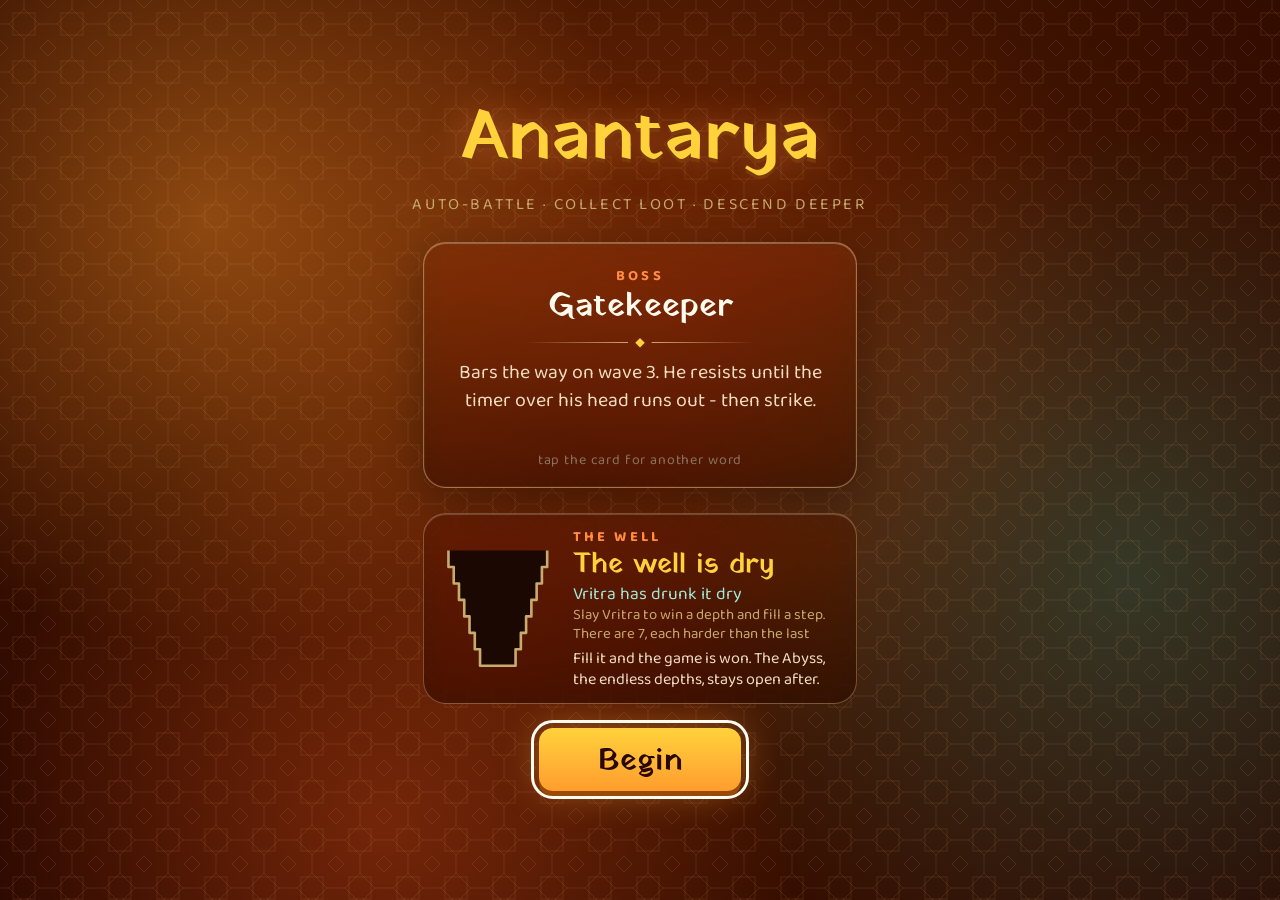
<file: game/well-delver-playtest.html>
<!DOCTYPE html>
<html lang="en">
<head>
<meta charset="UTF-8">
<meta name="viewport" content="width=device-width, initial-scale=1, viewport-fit=cover">
<meta name="theme-color" content="#2a0800">
<title>Anantarya</title>
<!-- Typefaces (requirements 2.18): Yatra One for display, Baloo 2 for everything else.
     Both are open-licence (OFL) and carry Devanagari and Latin in one design. The files
     sit beside the game in vendor/fonts/ with their licences, cut into the same three
     ranges Google Fonts serves, so a browser fetches only the ones a page uses. The
     loader below waits for them, with a timeout. -->
<style>
  @font-face { font-family: "Baloo 2"; font-style: normal; font-weight: 400 800; font-display: swap;
    src: url(vendor/fonts/baloo2-devanagari.woff2) format("woff2"); unicode-range: U+0900-097F, U+1CD0-1CF4, U+1CF7-1CF9, U+200C-200D, U+20A8, U+20B9, U+20F0, U+25CC, U+A830-A839, U+A8E0-A8FF, U+11B00-11B0A; }
  @font-face { font-family: "Baloo 2"; font-style: normal; font-weight: 400 800; font-display: swap;
    src: url(vendor/fonts/baloo2-latin-ext.woff2) format("woff2"); unicode-range: U+0100-02BA, U+02BD-02C5, U+02C7-02CC, U+02CE-02D7, U+02DD-02FF, U+0304, U+0308, U+0329, U+1D00-1DBF, U+1E00-1E9F, U+1EF2-1EFF, U+2020, U+20A0-20AB, U+20AD-20C4, U+2113, U+2C60-2C7F, U+A720-A7FF; }
  @font-face { font-family: "Baloo 2"; font-style: normal; font-weight: 400 800; font-display: swap;
    src: url(vendor/fonts/baloo2-latin.woff2) format("woff2"); unicode-range: U+0000-00FF, U+0131, U+0152-0153, U+02BB-02BC, U+02C6, U+02DA, U+02DC, U+0304, U+0308, U+0329, U+2000-206F, U+20AC, U+2122, U+2191, U+2193, U+2212, U+2215, U+FEFF, U+FFFD; }
  @font-face { font-family: "Yatra One"; font-style: normal; font-weight: 400; font-display: swap;
    src: url(vendor/fonts/yatraone-devanagari.woff2) format("woff2"); unicode-range: U+0900-097F, U+1CD0-1CF4, U+1CF7-1CF9, U+200C-200D, U+20A8, U+20B9, U+20F0, U+25CC, U+A830-A839, U+A8E0-A8FF, U+11B00-11B0A; }
  @font-face { font-family: "Yatra One"; font-style: normal; font-weight: 400; font-display: swap;
    src: url(vendor/fonts/yatraone-latin-ext.woff2) format("woff2"); unicode-range: U+0100-02BA, U+02BD-02C5, U+02C7-02CC, U+02CE-02D7, U+02DD-02FF, U+0304, U+0308, U+0329, U+1D00-1DBF, U+1E00-1E9F, U+1EF2-1EFF, U+2020, U+20A0-20AB, U+20AD-20C4, U+2113, U+2C60-2C7F, U+A720-A7FF; }
  @font-face { font-family: "Yatra One"; font-style: normal; font-weight: 400; font-display: swap;
    src: url(vendor/fonts/yatraone-latin.woff2) format("woff2"); unicode-range: U+0000-00FF, U+0131, U+0152-0153, U+02BB-02BC, U+02C6, U+02DA, U+02DC, U+0304, U+0308, U+0329, U+2000-206F, U+20AC, U+2122, U+2191, U+2193, U+2212, U+2215, U+FEFF, U+FFFD; }
  :root {
    --deep: #2a0800; --bg: #3d1200; --panel: #4a1a04; --flame: #ff8c42; --gold: #ffd23c;
    --bronze: #c8a96e; --cream: #fffbef; --tamra: #d9844a; --rajat: #d4dde6; --swarna: #ffc93c;
  }
  html, body {
    margin: 0; padding: 0; background: var(--deep);
    height: 100%; width: 100%; overflow: hidden;
    font-family: "Baloo 2", system-ui, -apple-system, "Segoe UI", sans-serif;
  }
  #game-container {
    width: 100%; height: 100%;
    display: flex; align-items: center; justify-content: center;
  }
  #game-container canvas { box-shadow: 0 0 40px rgba(255,140,66,0.18); border-radius: 8px; }

  /* ---------- Loading screen: one glossary card per load (requirements 2.19) ---------- */
  #loader {
    position: fixed; inset: 0; z-index: 10; box-sizing: border-box;
    display: flex; flex-direction: column; align-items: center; justify-content: center;
    gap: 1.2em; padding: 1.2em 1.2em calc(1.2em + env(safe-area-inset-bottom));
    /* Every size below is in em off this one value, so the whole screen scales with the
       smaller of the viewport's height and width - it has to fit a phone held sideways. */
    font-size: clamp(8px, min(2.3vh, 4.2vw), 22px);
    color: var(--cream); text-align: center;
    background:
      url("data:image/svg+xml,%3Csvg xmlns='http://www.w3.org/2000/svg' width='48' height='48'%3E%3Cg fill='none' stroke='%23e8a868' stroke-opacity='.13'%3E%3Crect x='13' y='13' width='22' height='22'/%3E%3Cpath d='M24 9 39 24 24 39 9 24Z M24 0V9 M24 39V48 M0 24H9 M39 24H48 M0 -8 8 0 0 8 -8 0Z M48 -8 56 0 48 8 40 0Z M0 40 8 48 0 56 -8 48Z M48 40 56 48 48 56 40 48Z'/%3E%3C/g%3E%3C/svg%3E"),
      radial-gradient(circle at 16% 24%, rgba(255,150,40,.4), transparent 34%),
      radial-gradient(circle at 88% 64%, rgba(40,170,150,.26), transparent 36%),
      radial-gradient(circle at 30% 92%, rgba(255,90,30,.3), transparent 34%),
      radial-gradient(ellipse at 50% 36%, #7a2c06 0%, #3d1200 55%, #2a0800 100%);
    transition: opacity .45s ease;
  }
  #loader.done { opacity: 0; pointer-events: none; }
  #loader > * { opacity: 0; transition: opacity .35s ease; }      /* held back until the fonts land */
  #loader.show > * { opacity: 1; }

  .ldr-title {
    font-family: "Yatra One", "Baloo 2", serif; font-weight: 400;
    font-size: 3.5em; line-height: 1.05; margin: 0; color: var(--gold);
    text-shadow: 0 .05em 0 #7a3a0a, 0 0 .5em rgba(255,140,66,.5);
  }
  .ldr-tag { margin: -.6em 0 0; font-size: .78em; letter-spacing: .16em; text-transform: uppercase; color: var(--bronze); }

  .card {
    width: 21em; max-width: 100%; box-sizing: border-box; padding: 1em 1.2em .8em;
    /* Glass: the colours behind show through, blurred. */
    background: linear-gradient(rgba(110,44,10,.5), rgba(48,14,2,.6));
    -webkit-backdrop-filter: blur(16px) saturate(1.4); backdrop-filter: blur(16px) saturate(1.4);
    border: 1px solid rgba(255,220,160,.42); border-radius: 1.1em;
    box-shadow: 0 .6em 2.4em rgba(0,0,0,.35), inset 0 1px 0 rgba(255,255,255,.22), inset 0 0 0 1px rgba(255,255,255,.05);
    cursor: pointer; user-select: none; -webkit-tap-highlight-color: transparent;
  }
  .card:focus-visible { outline: .12em solid var(--cream); outline-offset: .2em; }
  .card.in > * { animation: card-in .4s ease both; }
  @keyframes card-in { from { opacity: 0; transform: translateY(.4em); } to { opacity: 1; transform: none; } }
  .card-kind { font-size: .7em; font-weight: 700; letter-spacing: .22em; text-transform: uppercase; color: var(--flame); }
  .card-dev  { font-family: "Yatra One", "Baloo 2", serif; font-size: 3.4em; line-height: 1.35; color: var(--gold); }
  .card-name { font-family: "Yatra One", "Baloo 2", serif; font-size: 1.6em; line-height: 1.15; color: var(--cream); }
  .card-meaning { font-size: .95em; font-style: italic; color: var(--bronze); margin-top: .15em; }
  .card-rule { display: flex; align-items: center; gap: .6em; margin: .55em auto .5em; width: 60%; color: var(--gold); font-size: .6em; }
  .card-rule::before, .card-rule::after { content: ""; flex: 1; height: 1px; background: linear-gradient(90deg, transparent, var(--bronze)); }
  .card-rule::after { transform: scaleX(-1); }
  .card-role { margin: 0; font-size: .95em; line-height: 1.4; color: #f0dcc0; min-height: 4.2em; }
  .card-hint { margin-top: .5em; font-size: .68em; letter-spacing: .06em; color: #8a7360; }

  /* How full the well is (requirements 2.19): the goal, on screen before the game loads. */
  .well {
    width: 21em; max-width: 100%; box-sizing: border-box; display: flex; align-items: center; gap: 1em;
    padding: .55em 1em; text-align: left; background: linear-gradient(rgba(70,24,6,.42), rgba(34,8,0,.55));
    -webkit-backdrop-filter: blur(16px) saturate(1.4); backdrop-filter: blur(16px) saturate(1.4);
    border: 1px solid rgba(255,220,160,.3); border-radius: 1.1em;
    box-shadow: inset 0 1px 0 rgba(255,255,255,.18);
  }
  .well-art { flex: none; width: 5.2em; height: 6.2em; }
  .well-wall { fill: #1c0803; stroke: var(--bronze); stroke-width: 1.6; stroke-linejoin: round; }
  .well-water { fill: #1f8f80; }
  .well-surface { stroke: #bff5ea; stroke-width: 1.6; }
  .well-kind { font-size: .7em; font-weight: 700; letter-spacing: .22em; text-transform: uppercase; color: var(--flame); }
  .well-line { font-family: "Yatra One", "Baloo 2", serif; font-size: 1.35em; line-height: 1.2; color: var(--gold); }
  .well-sub { font-size: .85em; line-height: 1.3; color: #9fe8d8; }
  .well-legend { font-size: .72em; line-height: 1.3; color: var(--bronze); }
  .well-after { margin-top: .3em; font-size: .78em; line-height: 1.3; color: #f0dcc0; }

  .ldr-foot { width: 21em; max-width: 100%; min-height: 3.4em; display: flex; flex-direction: column; align-items: center; gap: .45em; }
  .bar { width: 100%; height: .85em; box-sizing: border-box; border-radius: .5em; background: #2a0f04; border: 1px solid #6b4a2e; overflow: hidden; }
  /* Copper, then silver, then gold - the rarity ladder. The gradient is pinned to the
     full track, so the growing fill reveals each metal in turn. */
  .bar-fill {
    height: 100%; width: 0; transition: width .25s ease;
    background: linear-gradient(90deg, var(--tamra) 0%, var(--tamra) 26%, var(--rajat) 46%, var(--rajat) 60%, var(--swarna) 82%, #ffe9a0 100%) 0 0 / 21em 100% no-repeat;
  }
  .bar-label { font-size: .72em; letter-spacing: .18em; text-transform: uppercase; color: var(--bronze); }
  .begin {
    display: none; font-family: "Yatra One", "Baloo 2", serif; font-size: 1.5em; line-height: 1;
    color: var(--deep); background: linear-gradient(#ffd23c, #ff9d2e); border: 0; border-radius: .45em;
    padding: .55em 1.9em .45em; cursor: pointer; -webkit-tap-highlight-color: transparent;
    box-shadow: 0 .18em 0 #9a4a08, 0 0 1.2em rgba(255,170,60,.45);
    animation: begin-pulse 1.7s ease-in-out infinite;
  }
  .begin:active { transform: translateY(.12em); box-shadow: 0 .06em 0 #9a4a08; }
  .begin:focus-visible { outline: .12em solid var(--cream); outline-offset: .18em; }
  @keyframes begin-pulse { 50% { box-shadow: 0 .18em 0 #9a4a08, 0 0 2em rgba(255,190,80,.8); } }
  #loader.ready .bar, #loader.ready .bar-label { display: none; }
  #loader.ready .begin { display: inline-block; }
  #loader.failed .bar { display: none; }
  #loader.failed .bar-label { color: #ff9a80; letter-spacing: .04em; text-transform: none; font-size: .85em; }
  @media (prefers-reduced-motion: reduce) { .card.in > *, .begin { animation: none; } }

  /* ---------- Feedback dialog (requirements 2.21) ---------- */
  #feedback, #namer {
    position: fixed; inset: 0; z-index: 20; box-sizing: border-box; padding: 16px;
    display: grid; place-items: center; background: rgba(18,4,0,.5); color: var(--cream);
    -webkit-backdrop-filter: blur(7px); backdrop-filter: blur(7px);
  }
  #feedback[hidden], #namer[hidden] { display: none; }
  .fb-box {
    width: min(380px, 100%); box-sizing: border-box; padding: 18px 18px 16px; text-align: left;
    background: linear-gradient(rgba(96,36,8,.62), rgba(44,12,2,.72)); border: 1px solid rgba(255,220,160,.45); border-radius: 18px;
    -webkit-backdrop-filter: blur(18px) saturate(1.4); backdrop-filter: blur(18px) saturate(1.4);
    box-shadow: 0 10px 40px rgba(0,0,0,.45), inset 0 1px 0 rgba(255,255,255,.22);
  }
  .fb-title { font-family: "Yatra One", "Baloo 2", serif; font-weight: 400; font-size: 26px; line-height: 1.1; color: var(--gold); margin: 0 0 4px; }
  .fb-sub { margin: 0 0 12px; font-size: 14px; line-height: 1.35; color: #f0dcc0; }
  .fb-label { display: block; margin: 0 0 4px; font-size: 12px; font-weight: 700; letter-spacing: .08em; text-transform: uppercase; color: var(--bronze); }
  .fb-label span { font-weight: 400; letter-spacing: 0; text-transform: none; color: #8a7360; }
  /* 16px on the fields: anything smaller makes iOS zoom the page when one is focused. */
  #fb-text, #fb-email, #nm-text {
    width: 100%; box-sizing: border-box; margin: 0 0 12px; padding: 9px 10px; font: 16px/1.35 "Baloo 2", system-ui, sans-serif;
    color: var(--cream); background: #2a0f04; border: 1px solid #6b4a2e; border-radius: 8px;
  }
  #fb-text { resize: vertical; min-height: 110px; max-height: 40vh; }
  #fb-text:focus, #fb-email:focus, #nm-text:focus { outline: 2px solid var(--gold); outline-offset: 1px; border-color: transparent; }
  #fb-text::placeholder, #fb-email::placeholder, #nm-text::placeholder { color: #8a7360; }
  #nm-text { font-size: 20px; font-weight: 700; }
  .fb-note { margin: 0 0 14px; font-size: 12px; line-height: 1.35; color: #8a7360; min-height: 2.7em; }
  .fb-note.fb-good { color: #5fe08a; font-size: 15px; }
  .fb-note.fb-bad { color: #ff9a80; font-size: 13px; }
  .fb-note a { color: var(--gold); }
  .fb-actions { display: flex; gap: 10px; justify-content: flex-end; }
  .fb-btn { font: 700 15px "Baloo 2", system-ui, sans-serif; border-radius: 8px; padding: 9px 20px; cursor: pointer; -webkit-tap-highlight-color: transparent; }
  .fb-cancel { color: var(--cream); background: #5c2a05; border: 1.5px solid rgba(200,169,110,.55); }
  .fb-send { color: var(--deep); background: linear-gradient(#ffd23c, #ff9d2e); border: 0; }
  .fb-send:disabled { opacity: .6; cursor: default; }
  .fb-btn:focus-visible { outline: 2px solid var(--cream); outline-offset: 2px; }
</style>
</head>
<body>
<div id="loader">
  <h1 class="ldr-title" id="ldr-title">Anantarya</h1>
  <p class="ldr-tag">auto-battle · collect loot · descend deeper</p>
  <div class="card" id="ldr-card" role="button" tabindex="0" aria-label="Glossary card. Activate for another word.">
    <div class="card-kind" id="ldr-kind"></div>
    <div class="card-dev" id="ldr-dev" lang="sa"></div>
    <div class="card-name" id="ldr-name"></div>
    <div class="card-meaning" id="ldr-meaning"></div>
    <div class="card-rule">&#9670;</div>
    <p class="card-role" id="ldr-role"></p>
    <div class="card-hint">tap the card for another word</div>
  </div>
  <div class="well" id="ldr-well">
    <svg class="well-art" viewBox="0 0 64 78" aria-hidden="true">
      <defs><clipPath id="well-clip"><path id="well-shape"></path></clipPath></defs>
      <path class="well-wall" id="well-wall"></path>
      <rect class="well-water" id="well-water" x="0" width="64" y="74" height="0" clip-path="url(#well-clip)"></rect>
      <line class="well-surface" id="well-surface" x1="0" x2="64" y1="74" y2="74" clip-path="url(#well-clip)"></line>
    </svg>
    <div>
      <div class="well-kind">The well</div>
      <div class="well-line" id="ldr-well-line"></div>
      <div class="well-sub" id="ldr-well-sub"></div>
      <div class="well-legend" id="ldr-well-legend"></div>
      <div class="well-after" id="ldr-well-after"></div>
    </div>
  </div>
  <div class="ldr-foot">
    <div class="bar"><div class="bar-fill" id="ldr-fill"></div></div>
    <div class="bar-label" id="ldr-label" role="status">Forging</div>
    <button class="begin" id="ldr-begin" type="button">Begin</button>
  </div>
</div>
<div id="feedback" hidden role="dialog" aria-modal="true" aria-labelledby="fb-title">
  <form class="fb-box" id="fb-form" novalidate>
    <h2 class="fb-title" id="fb-title">Send feedback</h2>
    <p class="fb-sub">What worked, what broke, what bored you? It goes straight to the developer.</p>
    <label class="fb-label" for="fb-text">Your message</label>
    <textarea id="fb-text" maxlength="2000" rows="5" placeholder="Type here"></textarea>
    <label class="fb-label" for="fb-email">Your email <span>(optional, only if you want a reply)</span></label>
    <input id="fb-email" type="email" autocomplete="email" inputmode="email" placeholder="you@example.com">
    <p class="fb-note" id="fb-note">Sent by email, with your game version, how deep you have got and device type. Nothing else.</p>
    <div class="fb-actions">
      <button type="button" class="fb-btn fb-cancel" id="fb-cancel">Cancel</button>
      <button type="submit" class="fb-btn fb-send" id="fb-send">Send</button>
    </div>
  </form>
</div>
<div id="namer" hidden role="dialog" aria-modal="true" aria-labelledby="nm-title">
  <form class="fb-box" id="nm-form" novalidate>
    <h2 class="fb-title" id="nm-title">Name yourself</h2>
    <p class="fb-sub">What should the well call you? It shows on your profile and when you win.</p>
    <label class="fb-label" for="nm-text">Your nickname <span>(up to 14 characters)</span></label>
    <input id="nm-text" type="text" maxlength="14" autocomplete="nickname" autocapitalize="words" autocorrect="off" spellcheck="false" enterkeyhint="done" placeholder="Type a name">
    <p class="fb-note" id="nm-note">It stays on this device. Leave it empty to go unnamed.</p>
    <div class="fb-actions">
      <button type="button" class="fb-btn fb-cancel" id="nm-cancel">Cancel</button>
      <button type="submit" class="fb-btn fb-send" id="nm-save">Save</button>
    </div>
  </form>
</div>
<div id="game-container"></div>
<script>
// One line to rename the game: the browser tab, the loading screen and the hub all read
// this. (Working title, 2026-10-02 - the founder will settle the final name later. The
// root index.html redirect page carries its own copy.)
const GAME_TITLE = 'Anantarya';

// ---------- NAMES (requirements 2.12) ----------
// Every word of the game's world that a player reads lives in one of these packs: the
// hero, enemies, phases, metals, items, sectors, and the loading-screen cards. Nothing
// else in this file spells a name out; it asks the pack (`N`).
//
// To change how the whole game is named, change NAME_PACK below - one line. To compare
// packs without editing anything, add ?names=plain or ?names=sanskrit to the address.
//
//   sanskrit - the game's identity since 2026-09-24: Sanskrit names, English glosses.
//   plain    - a draft in plain English, kept so the founder can judge whether the
//              Sanskrit helps or costs players. Its wording has not been reviewed.
//   hybrid   - the default since 2026-10-04: English, with five short Sanskrit words kept.
//
// Internal keys (melee, drift, common, venom...) are never shown and never change, so
// saves survive a switch of pack.
const NAME_PACKS = {
  sanskrit: {
    player: 'Veer', currency: 'Nidhi', satchel: 'Satchel', supercharge: 'Tejas', stage: 'Level',
    pause: 'Viram', pauseSub: '\u0935\u093F\u0930\u093E\u092E \u00B7 paused',
    enemies: { melee: 'Asura', ranged: 'Rakshasa', tank: 'Mahish', splitter: 'Raktabija',
               gatekeeper: 'Bakasura', sectorboss: 'Nidhi-Raksha', megaboss: 'Vritra' },
    phases:  { drift: 'Shanti', surge: 'Shakti', eclipse: 'Grahan', convergence: 'Pralaya' },
    metals:  { common: 'Tamra', rare: 'Rajat', epic: 'Swarna' },
    metalGloss: { common: 'copper', rare: 'silver', epic: 'gold' },
    // [name, gloss]
    weapons:  { none: ['Katar', 'push-dagger'], venom: ['Visha Katar', 'poison dagger'], vampiric: ['Rakta Talwar', 'blood sword'],
                chain: ['Vidyut Chakram', 'lightning discus'], executioner: ['Vadha Parashu', 'slaying axe'] },
    trinkets: { vitality: ['Prana Mani', 'life-force jewel'], aegis: ['Kavach', 'armour'], thorns: ['Kantak Kangan', 'thorn bangle'],
                swift: ['Vega Paduka', 'swift sandals'], regen: ['Sanjeevani', 'healing herb'] },
    forms:    { none: ['Agni', 'fire'], venom: ['Visha', 'poison'], vampiric: ['Rakta', 'blood'],
                chain: ['Vidyut', 'lightning'], executioner: ['Prahar', 'the blow'] },
    // Boons (2.24): [name, gloss]. Short, everyday words; nothing revered.
    boons:    { keen: ['Dhaar', 'the keen edge'], quick: ['Chapal', 'quick hands'], reach: ['Vistar', 'long reach'],
                feet: ['Laghu', 'light feet'], iron: ['Loha', 'iron body'], hide: ['Kathor', 'thick hide'],
                ground: ['Achal', 'unmoving'], run: ['Gati', 'strike on the run'], second: ['Yugal', 'a second target'],
                readslam: ['Sajag', 'read the slam'], laststand: ['Veer', 'the last stand'], greed: ['Lobh', 'greed'],
                rot: ['Prasar', 'the poison spreads'], bloodshield: ['Rakta Kavach', 'blood shield'], fork: ['Shakha', 'forked lightning'],
                cleancut: ['Nirnay', 'the clean cut'], kindling: ['Chingari', 'the spark'], hunger: ['Bhookh', 'eclipse hunger'] },
    // Levels of the stepwell, top to bottom: [name, the line under it]. `deeper` covers
    // every sector past the last one listed.
    sectors: [['Prangan', '\u092A\u094D\u0930\u093E\u0902\u0917\u0923 \u00B7 the sunlit court'],
              ['Jal-Kund', '\u091C\u0932-\u0915\u0941\u0902\u0921 \u00B7 the flooded steps'],
              ['Nidhi-Kosh', '\u0928\u093F\u0927\u093F-\u0915\u094B\u0937 \u00B7 the gold vault']],
    deeper: ['Patal', '\u092A\u093E\u0924\u093E\u0932 \u00B7 the world below'],
    // Loading-screen cards: one per load, so the Sanskrit is learnt a word at a time.
    // Each says what the word means AND what it does in play.
    cards: [
      { kind: 'You',         dev: 'वीर',         name: 'Veer',           meaning: 'the brave one', you: true,
        role: 'That is you. You strike on your own - your whole job is choosing where to stand.' },
      { kind: 'Enemy',       dev: 'असुर',         name: 'Asura',          meaning: 'power-seeking rivals of the devas',
        role: 'The rank and file. They rush straight at you and hit on contact.' },
      { kind: 'Enemy',       dev: 'राक्षस',        name: 'Rakshasa',       meaning: 'shape-shifting sorcerers',
        role: 'They keep their distance and throw bolts. Keep moving sideways.' },
      { kind: 'Enemy',       dev: 'महिष',         name: 'Mahish',         meaning: 'the buffalo demon',
        role: "Slow, heavy, and hits like a cart. Don't let it corner you." },
      { kind: 'Enemy',       dev: 'रक्तबीज',       name: 'Raktabija',      meaning: 'blood-seed',
        role: 'Every drop of his blood rose as a new demon. Kill one, and two smaller ones spring up.' },
      { kind: 'Gatekeeper',  dev: 'बकासुर',        name: 'Bakasura',       meaning: 'the demon who demanded tribute',
        role: 'Bars the way on wave 3. He resists until the timer over his head runs out - then strike.' },
      { kind: 'Sector boss', dev: 'निधि-रक्षा',     name: 'Nidhi-Raksha',   meaning: 'treasure guardian',
        role: "Guards each level's hoard behind a shield. Kill the gold-glowing anchors to break it." },
      { kind: 'The hoarder', dev: 'वृत्र',          name: 'Vritra',         meaning: "the serpent who hoarded the world's waters",
        role: 'Waits at the bottom of the well, and knows every trick the others use. Slay him and the water returns.' },
      { kind: 'Phase',       dev: 'शांति',         name: 'Shanti',         meaning: 'peace',
        role: 'The calm stretch of the Cosmic Cycle. Catch your breath and pick your fights.' },
      { kind: 'Phase',       dev: 'शक्ति',         name: 'Shakti',         meaning: 'power',
        role: 'Enemies pour in faster - and loot drops richer.' },
      { kind: 'Phase',       dev: 'ग्रहण',         name: 'Grahan',         meaning: 'eclipse',
        role: 'Everyone hits 30% harder. You included.' },
      { kind: 'Phase',       dev: 'प्रलय',         name: 'Pralaya',        meaning: 'dissolution',
        role: 'Every 90 seconds an elite arrives, and the best loot of the cycle drops.' },
      { kind: 'Treasure',    dev: 'निधि',          name: 'Nidhi',          meaning: 'treasure',
        role: 'What you gather in the depths. Extract to bank all of it. Fall, and you keep half.' },
      { kind: 'Metal',       dev: 'ताम्र',          name: 'Tamra',          meaning: 'copper',
        role: 'The common metal. Every item is named metal first: Tamra Katar.' },
      { kind: 'Metal',       dev: 'रजत',          name: 'Rajat',          meaning: 'silver',
        role: 'The middle metal - half again as strong as copper.' },
      { kind: 'Metal',       dev: 'स्वर्ण',         name: 'Swarna',         meaning: 'gold',
        role: 'The finest metal: more than twice as strong as copper. Listen for the bell.' },
      { kind: 'Weapon',      dev: 'कटार',         name: 'Katar',          meaning: 'push-dagger',
        role: 'The blade you start with. Plain and quick.' },
      { kind: 'Weapon',      dev: 'विष कटार',      name: 'Visha Katar',    meaning: 'poison dagger',
        role: 'Every hit poisons. The damage keeps ticking after you have moved on.' },
      { kind: 'Weapon',      dev: 'रक्त तलवार',    name: 'Rakta Talwar',   meaning: 'blood sword',
        role: 'Heals you with every hit that lands.' },
      { kind: 'Weapon',      dev: 'विद्युत चक्रम',   name: 'Vidyut Chakram', meaning: 'lightning discus',
        role: 'Each strike arcs on to a second enemy. Found from level 2.' },
      { kind: 'Weapon',      dev: 'वध परशु',      name: 'Vadha Parashu',  meaning: 'slaying axe',
        role: 'Hits far harder on enemies that are nearly dead. Found from level 3.' },
      { kind: 'Trinket',     dev: 'प्राण मणि',      name: 'Prana Mani',     meaning: 'life-force jewel',
        role: 'Raises your maximum health.' },
      { kind: 'Trinket',     dev: 'कवच',          name: 'Kavach',         meaning: 'armour',
        role: 'Blocks one hit completely, then recharges.' },
      { kind: 'Trinket',     dev: 'कंटक कंगन',     name: 'Kantak Kangan',  meaning: 'thorn bangle',
        role: 'Whatever touches you takes damage back. Found from level 2.' },
      { kind: 'Trinket',     dev: 'वेग पादुका',     name: 'Vega Paduka',    meaning: 'swift sandals',
        role: 'You move faster. Found from level 2.' },
      { kind: 'Trinket',     dev: 'संजीवनी',       name: 'Sanjeevani',     meaning: 'the herb that restores life',
        role: 'Heals you slowly, all the time. Found from level 3.' },
      { kind: 'Power',       dev: 'तेजस्',         name: 'Tejas',          meaning: 'radiance',
        role: 'Your supercharge. It fills as you fight; unleash it for six seconds of power shaped by your weapon. Awakens on level 2.' },
      { kind: 'Menu',        dev: 'विराम',         name: 'Viram',          meaning: 'pause',
        role: 'The pause menu. It also tells you what your weapon and trinket actually do.' },
      { kind: 'Boons',       dev: '', name: 'The + button', meaning: '', role: 'Every wave you clear earns a boon. Tap + whenever you like: the fight waits while you pick one of three.' },
      { kind: 'Bosses',      dev: '', name: 'Tribute',      meaning: '', role: 'Kill what a boss summons before you kill the boss. 5 earns an extra item, 10 a boon, 15 a gold boon.' },
      { kind: 'You',         dev: '', name: 'Power',        meaning: '', role: 'One number for how strong you are. Your weapon, your trinket and every boon add to it. Tap it to see your profile.' },
      { kind: 'The well', dev: '', name: 'Seven depths', meaning: '', role: 'Slay the serpent and a step of the well fills. The next depth is harder and pays more. Win all seven.' },
      { kind: 'You',      dev: '', name: 'Perks',        meaning: '', role: 'Your first boss kills, and each depth you win, earn a gift that lasts. Wear two of them: choose on your Profile.' }
    ]
  },
  plain: {
    player: 'Hero', currency: 'Gold', satchel: 'Satchel', supercharge: 'Radiance', stage: 'Level',
    pause: 'Paused', pauseSub: '',
    enemies: { melee: 'Goblin', ranged: 'Hexer', tank: 'Brute', splitter: 'Splitter',
               gatekeeper: 'Gatekeeper', sectorboss: 'Hoard Guardian', megaboss: 'The Hoarder' },
    phases:  { drift: 'Calm', surge: 'Surge', eclipse: 'Eclipse', convergence: 'Convergence' },
    metals:  { common: 'Copper', rare: 'Silver', epic: 'Gold' },
    metalGloss: { common: '', rare: '', epic: '' },
    weapons:  { none: ['Dagger', ''], venom: ['Venom Dagger', ''], vampiric: ['Blood Sword', ''],
                chain: ['Storm Disc', ''], executioner: ["Executioner's Axe", ''] },
    trinkets: { vitality: ['Life Gem', ''], aegis: ['Aegis', ''], thorns: ['Thorn Band', ''],
                swift: ['Swift Sandals', ''], regen: ['Healing Herb', ''] },
    forms:    { none: ['Fire', ''], venom: ['Poison', ''], vampiric: ['Blood', ''], chain: ['Lightning', ''], executioner: ['Execution', ''] },
    boons:    { keen: ['Keen Edge', ''], quick: ['Quick Hands', ''], reach: ['Long Reach', ''], feet: ['Light Feet', ''],
                iron: ['Iron Body', ''], hide: ['Thick Hide', ''], ground: ['Hold Your Ground', ''], run: ['Strike on the Run', ''],
                second: ['Second Target', ''], readslam: ['Read the Slam', ''], laststand: ['Last Stand', ''], greed: ['Greed', ''],
                rot: ['Spreading Rot', ''], bloodshield: ['Blood Shield', ''], fork: ['Forked Lightning', ''], cleancut: ['Clean Cut', ''],
                kindling: ['Kindling', ''], hunger: ['Eclipse Hunger', ''] },
    sectors: [['The Courtyard', 'sunlit stone at the top of the well'],
              ['The Drowned Steps', 'the flooded level'],
              ['The Gold Vault', 'the hoard at the bottom']],
    deeper: ['The Bottomless Well', 'deeper than any map remembers'],
    cards: [
      { kind: 'You',      dev: '', name: 'Hero',           meaning: '', you: true, role: 'That is you. You strike on your own - your whole job is choosing where to stand.' },
      { kind: 'Enemy',    dev: '', name: 'Goblin',         meaning: '', role: 'The rank and file. They rush straight at you and hit on contact.' },
      { kind: 'Enemy',    dev: '', name: 'Hexer',          meaning: '', role: 'Keeps its distance and throws bolts. Keep moving sideways.' },
      { kind: 'Enemy',    dev: '', name: 'Brute',          meaning: '', role: "Slow, heavy, and hits like a cart. Don't let it corner you." },
      { kind: 'Enemy',    dev: '', name: 'Splitter',       meaning: '', role: 'Kill one, and two smaller ones spring up.' },
      { kind: 'Boss',     dev: '', name: 'Gatekeeper',     meaning: '', role: 'Bars the way on wave 3. He resists until the timer over his head runs out - then strike.' },
      { kind: 'Boss',     dev: '', name: 'Hoard Guardian', meaning: '', role: 'Hides behind a shield. Kill the gold-glowing anchors to break it.' },
      { kind: 'Phase',    dev: '', name: 'Eclipse',        meaning: '', role: 'Everyone hits 30% harder. You included.' },
      { kind: 'Phase',    dev: '', name: 'Convergence',    meaning: '', role: 'Every 90 seconds an elite arrives, and the best loot of the cycle drops.' },
      { kind: 'Treasure', dev: '', name: 'Gold',           meaning: '', role: 'What you gather in the depths. Extract to bank all of it. Fall, and you keep half.' },
      { kind: 'Loot',     dev: '', name: 'Copper, Silver, Gold', meaning: '', role: 'The metal is the quality. Gold items are more than twice as strong as copper.' },
      { kind: 'Power',    dev: '', name: 'Radiance',       meaning: '', role: 'Your supercharge. It fills as you fight; unleash it for six seconds of power shaped by your weapon.' },
      { kind: 'Boons',       dev: '', name: 'The + button', meaning: '', role: 'Every wave you clear earns a boon. Tap + whenever you like: the fight waits while you pick one of three.' },
      { kind: 'Bosses',      dev: '', name: 'Tribute',      meaning: '', role: 'Kill what a boss summons before you kill the boss. 5 earns an extra item, 10 a boon, 15 a gold boon.' },
      { kind: 'You',         dev: '', name: 'Power',        meaning: '', role: 'One number for how strong you are. Your weapon, your trinket and every boon add to it. Tap it to see your profile.' },
      { kind: 'The well', dev: '', name: 'Seven depths', meaning: '', role: 'Slay the serpent and a step of the well fills. The next depth is harder and pays more. Win all seven.' },
      { kind: 'You',      dev: '', name: 'Perks',        meaning: '', role: 'Your first boss kills, and each depth you win, earn a gift that lasts. Wear two of them: choose on your Profile.' }
    ]
  },
  // The default since 2026-10-04. The founder played all three and liked this one "much
  // better than the Sanskrit version", then asked for it to lean further West. So English
  // carries everything a player must understand at a glance - the phases, the enemy
  // types, the weapons - and four short Sanskrit words stay as the game's own: Asura,
  // Vritra, Nidhi and Tejas. No Devanagari on the loading screen. The hero was "Kiran"
  // until 2026-10-06; the founder did not like it, and the player now names the hero
  // (requirements 2.32). `player` is what an unnamed hero is called.
  hybrid: {
    player: 'Hero', currency: 'Nidhi', satchel: 'Satchel', supercharge: 'Tejas', stage: 'Level',
    pause: 'Paused', pauseSub: '',
    enemies: { melee: 'Asura', ranged: 'Hexer', tank: 'Brute', splitter: 'Bloodseed',
               gatekeeper: 'Gatekeeper', sectorboss: 'Hoard Guardian', megaboss: 'Vritra' },
    phases:  { drift: 'Calm', surge: 'Surge', eclipse: 'Eclipse', convergence: 'Convergence' },
    metals:  { common: 'Copper', rare: 'Silver', epic: 'Gold' },
    metalGloss: { common: '', rare: '', epic: '' },
    weapons:  { none: ['Dagger', ''], venom: ['Venom Dagger', ''], vampiric: ['Blood Sword', ''],
                chain: ['Storm Chakram', ''], executioner: ["Slayer's Axe", ''] },
    trinkets: { vitality: ['Life Gem', ''], aegis: ['Aegis', ''], thorns: ['Thorn Band', ''],
                swift: ['Swift Sandals', ''], regen: ['Healing Herb', ''] },
    forms:    { none: ['Fire', ''], venom: ['Poison', ''], vampiric: ['Blood', ''], chain: ['Lightning', ''], executioner: ['Execution', ''] },
    boons:    { keen: ['Keen Edge', ''], quick: ['Quick Hands', ''], reach: ['Long Reach', ''], feet: ['Light Feet', ''],
                iron: ['Iron Body', ''], hide: ['Thick Hide', ''], ground: ['Hold Your Ground', ''], run: ['Strike on the Run', ''],
                second: ['Second Target', ''], readslam: ['Read the Slam', ''], laststand: ['Last Stand', ''], greed: ['Greed', ''],
                rot: ['Spreading Rot', ''], bloodshield: ['Blood Shield', ''], fork: ['Forked Lightning', ''], cleancut: ['Clean Cut', ''],
                kindling: ['Kindling', ''], hunger: ['Eclipse Hunger', ''] },
    sectors: [['The Courtyard', 'sunlit stone at the top of the well'],
              ['The Drowned Steps', 'the flooded level'],
              ['The Gold Vault', 'the hoard at the bottom']],
    deeper: ['The Abyss', 'deeper than any map remembers'],
    cards: [
      { kind: 'You',        dev: '', name: 'Hero',           meaning: '', you: true, role: 'That is you. You strike on your own - your whole job is choosing where to stand.' },
      { kind: 'Enemy',      dev: '', name: 'Asura',          meaning: 'demons of Indian myth', role: 'The rank and file. They rush straight at you and hit on contact.' },
      { kind: 'Enemy',      dev: '', name: 'Hexer',          meaning: '', role: 'Keeps its distance and throws bolts. Keep moving sideways.' },
      { kind: 'Enemy',      dev: '', name: 'Brute',          meaning: '', role: "Slow, heavy, and hits like a cart. Don't let it corner you." },
      { kind: 'Enemy',      dev: '', name: 'Bloodseed',      meaning: '', role: 'Kill one, and two smaller ones spring up.' },
      { kind: 'Boss',       dev: '', name: 'Gatekeeper',     meaning: '', role: 'Bars the way on wave 3. He resists until the timer over his head runs out - then strike.' },
      { kind: 'Boss',       dev: '', name: 'Hoard Guardian', meaning: '', role: 'Hides behind a shield. Kill the gold-glowing anchors to break it.' },
      { kind: 'Final boss', dev: '', name: 'Vritra',         meaning: "the serpent who drank the world's waters", role: 'Waits at the bottom of the well. Slay him and the water returns.' },
      { kind: 'Phase',      dev: '', name: 'Surge',          meaning: '', role: 'Enemies pour in faster - and loot drops richer.' },
      { kind: 'Phase',      dev: '', name: 'Eclipse',        meaning: '', role: 'Everyone hits 30% harder. You included.' },
      { kind: 'Phase',      dev: '', name: 'Convergence',    meaning: '', role: 'Every 90 seconds an elite arrives, and the best loot of the cycle drops.' },
      { kind: 'Treasure',   dev: '', name: 'Nidhi',          meaning: 'treasure', role: 'What you gather in the depths. Extract to bank all of it. Fall, and you keep half.' },
      { kind: 'Loot',       dev: '', name: 'Copper, Silver, Gold', meaning: '', role: 'The metal is the quality. Gold items are more than twice as strong as copper.' },
      { kind: 'Supercharge', dev: '', name: 'Tejas',         meaning: 'radiance', role: 'It fills as you fight. Unleash it for six seconds of power shaped by your weapon.' },
      { kind: 'Boons',      dev: '', name: 'The + button',   meaning: '', role: 'Every wave you clear earns a boon. Tap + whenever you like: the fight waits while you pick one of three.' },
      { kind: 'Bosses',     dev: '', name: 'Tribute',        meaning: '', role: 'Kill what a boss summons before you kill the boss. 5 earns an extra item, 10 a boon, 15 a gold boon.' },
      { kind: 'You',        dev: '', name: 'Power',          meaning: '', role: 'One number for how strong you are. Your weapon, your trinket and every boon add to it. Tap it to see your profile.' },
      { kind: 'The well', dev: '', name: 'Seven depths', meaning: '', role: 'Slay the serpent and a step of the well fills. The next depth is harder and pays more. Win all seven.' },
      { kind: 'You',      dev: '', name: 'Perks',        meaning: '', role: 'Your first boss kills, and each depth you win, earn a gift that lasts. Wear two of them: choose on your Profile.' }
    ]
  }
};
const NAME_PACK = 'hybrid';
const N = NAME_PACKS[new URLSearchParams(location.search).get('names')] || NAME_PACKS[NAME_PACK];
const GLOSSARY = N.cards;

// The save, and the well it fills (requirements 2.23). They live up here, ahead of the
// engine, because the loading screen draws the well straight from the save.
const SAVE_KEY = 'loot-chase-session-v1';
const WATER = { boss: 1, final: 3 };          // measures of water returned per boss beaten
const WELL_FULL = 35;                         // measures to fill the well: seven complete descents


// The loading screen. Plain DOM rather than Phaser, so it is on screen before the engine
// has even downloaded. It ends on a Begin button for a real reason: browsers refuse to
// play sound until the player has tapped something, and this tap is what unlocks it.
const Loader = (() => {
  const $ = id => document.getElementById(id);
  const root = $('loader');
  let i = 0, timer = null, state = 'loading', onBegin = null;
  try { i = (parseInt(localStorage.getItem('loot-chase-glossary-i'), 10) + 1) || 0; } catch (e) { /* no storage */ }

  $('ldr-title').textContent = GAME_TITLE;
  document.title = GAME_TITLE;

  // The well: how full it is, what fills it, and what a full well means. The shaft has
  // seven steps because seven complete descents fill it, so one step is one descent.
  (() => {
    let water = 0, won = 0;
    try {
      const save = JSON.parse(localStorage.getItem(SAVE_KEY)) || {};
      water = save.water || 0;
      won = save.depthsWon !== undefined ? save.depthsWon : (save.wins > 0 ? 1 : 0);
    } catch (e) { /* no save yet */ }
    const f = Math.max(0, Math.min(1, water / WELL_FULL)), pc = Math.round(f * 100);
    const boss = N.enemies.megaboss, deep = N.deeper[0], steps = Math.round(WELL_FULL / (WATER.boss * 2 + WATER.final));
    const top = 4, stepH = 70 / steps, left = [];
    for (let k = 0; k < steps; k++) { const half = 30 - k * 3.2; left.push([32 - half, top + k * stepH], [32 - half, top + (k + 1) * stepH]); }
    const d = 'M' + left.concat(left.slice().reverse().map(([x, y]) => [64 - x, y])).map(pt => pt.map(v => +v.toFixed(1)).join(' ')).join(' L');
    $('well-shape').setAttribute('d', d + 'Z');
    $('well-wall').setAttribute('d', d);                       // open at the top, as a well is
    const level = top + 70 * (1 - f);
    $('well-water').setAttribute('y', level); $('well-water').setAttribute('height', 74 - level);
    $('well-surface').setAttribute('y1', level); $('well-surface').setAttribute('y2', level);
    $('well-surface').style.display = f > 0 ? '' : 'none';
    $('ldr-well-line').textContent = pc <= 0 ? 'The well is dry' : pc >= 100 ? 'The well is full' : `The well is ${pc}% full`;
    $('ldr-well-sub').textContent = water <= 0 ? `${boss} has drunk it dry`
      : `Depth ${Math.min(steps, won + 1)} of ${steps} \u00B7 ${Math.min(water, WELL_FULL)} of ${WELL_FULL} measures returned`;
    $('ldr-well-legend').textContent = f >= 1 ? `Every drop ${boss} took is back`
      : `Slay ${boss} to win a depth and fill a step. There are ${steps}, each harder than the last`;
    $('ldr-well-after').textContent = f >= 1 ? `You have finished the game. ${deep}, the endless depths, stays open.`
      : `Fill it and the game is won. ${deep}, the endless depths, stays open after.`;
  })();

  // The card about the hero carries the name the player chose, or says where to choose one.
  let nick = '';
  try { nick = String((JSON.parse(localStorage.getItem(SAVE_KEY)) || {}).nickname || '').slice(0, 28); } catch (e) { /* no save yet */ }
  const show = () => {
    const n = GLOSSARY.length, card = $('ldr-card');
    let g = GLOSSARY[((i % n) + n) % n];
    if (g.you) g = Object.assign({}, g, nick ? { dev: '', name: nick, meaning: '' } : { role: g.role + ' Name yourself on the title screen.' });
    $('ldr-kind').textContent = g.kind;
    $('ldr-dev').textContent = g.dev;
    $('ldr-dev').style.display = g.dev ? '' : 'none';
    $('ldr-name').textContent = g.name;
    $('ldr-meaning').textContent = g.meaning ? '\u201C' + g.meaning + '\u201D' : '';
    $('ldr-role').textContent = g.role;
    card.classList.remove('in'); void card.offsetWidth; card.classList.add('in');   // replay the entrance
    try { localStorage.setItem('loot-chase-glossary-i', String(((i % n) + n) % n)); } catch (e) { /* ignore */ }
  };
  const arm = () => { clearInterval(timer); timer = setInterval(() => { i++; show(); }, 7000); };
  const next = () => { i++; show(); arm(); };
  $('ldr-card').addEventListener('click', next);
  $('ldr-card').addEventListener('keydown', e => { if (e.key === 'Enter' || e.key === ' ') { e.preventDefault(); e.stopPropagation(); next(); } });
  show(); arm();

  // Canvas text cannot swap fonts after it is drawn, so the game must not start until
  // the faces are in. Their @font-face rules are in this page's own stylesheet, so they
  // exist by now. Capped: a font file that fails to arrive must never stop the game
  // from starting (it falls back to system fonts).
  const probes = [['16px "Yatra One"', 'Aa'], ['400 16px "Baloo 2"', 'Aa'], ['700 16px "Baloo 2"', 'Aa'],
                  ['16px "Yatra One"', '\u0915\u093F\u0930\u0923'], ['400 16px "Baloo 2"', '\u0935\u093F\u0930\u093E\u092E']];
  const fonts = Promise.resolve()
    .then(() => document.fonts ? Promise.all(probes.map(([f, t]) => document.fonts.load(f, t))) : null)
    .catch(() => null);
  const wait = ms => new Promise(res => setTimeout(res, ms));
  const fontsReady = Promise.race([fonts, wait(3500)]);
  Promise.race([fonts, wait(1200)]).then(() => root.classList.add('show'));

  const begin = () => {
    if (state !== 'ready') return;
    state = 'done';
    clearInterval(timer);
    root.classList.add('done');
    setTimeout(() => { root.style.display = 'none'; }, 500);
    if (onBegin) onBegin();
  };
  $('ldr-begin').addEventListener('click', begin);
  // Capture phase: Phaser claims Space for Tejas and would swallow it first.
  document.addEventListener('keydown', e => {
    if (state === 'ready' && (e.key === 'Enter' || e.key === ' ') && e.target !== $('ldr-card')) { e.preventDefault(); begin(); }
  }, true);

  return {
    fontsReady,
    get state() { return state; },
    setProgress(p) {
      if (state !== 'loading') return;
      p = Math.max(0, Math.min(1, p));
      $('ldr-fill').style.width = (p * 100).toFixed(1) + '%';
      $('ldr-label').textContent = 'Forging \u00B7 ' + (p < 0.34 ? N.metals.common : p < 0.67 ? N.metals.rare : N.metals.epic);
    },
    ready(cb) {
      if (state !== 'loading') return;
      onBegin = cb; state = 'ready';
      root.classList.add('ready', 'show');
      $('ldr-begin').focus({ preventScroll: true });
    },
    begin,
    fail(msg) {
      if (state === 'done') return;
      state = 'failed';
      root.classList.add('failed', 'show');
      $('ldr-label').textContent = msg;
    }
  };
})();
Loader.setProgress(0.04);

const BUILD = '0.15 (2026-10-10)';

// Feedback (requirements 2.21): a text box whose contents are emailed to the developer.
// A static page cannot send mail, so the message goes through FormSubmit, a free relay
// that needs no account. If the relay fails, the player is offered their own mail app.
// The address is assembled at run time only to keep the laziest scrapers off it; once
// the form is activated, replace it with the private alias FormSubmit emails you.
const Feedback = (() => {
  const $ = id => document.getElementById(id);
  const TO = ['vyjakhot', 'gmail.com'].join('@');
  const root = $('feedback'), text = $('fb-text'), email = $('fb-email'), note = $('fb-note'), send = $('fb-send');
  const NOTE = note.textContent;
  let busy = false;
  // Phaser claims W, A, S, D, E, P, Space and the arrows, and would swallow them as typed.
  const gameKeys = on => { try { game.input.keyboard.enabled = on; } catch (e) { /* game not up */ } };
  const details = () => {
    let best = 0; try { best = session.bestSector || 0; } catch (e) { /* game not up */ }
    return { build: BUILD, best_sector: best, screen: innerWidth + 'x' + innerHeight, device: navigator.userAgent };
  };
  const close = () => { root.hidden = true; gameKeys(true); };
  const open = () => {
    note.textContent = NOTE; note.className = 'fb-note';
    send.disabled = false; send.textContent = 'Send';
    root.hidden = false; gameKeys(false);
    setTimeout(() => text.focus(), 50);
  };
  const mailto = msg => 'mailto:' + TO + '?subject=' + encodeURIComponent(GAME_TITLE + ' feedback') + '&body=' +
    encodeURIComponent(msg + '\n\n--\n' + Object.entries(details()).map(([k, v]) => k + ': ' + v).join('\n'));

  $('fb-form').addEventListener('submit', async e => {
    e.preventDefault();
    if (busy) return;
    const msg = text.value.trim();
    if (msg.length < 3) { note.textContent = 'Type a few words first.'; note.className = 'fb-note fb-bad'; text.focus(); return; }
    busy = true; send.disabled = true; send.textContent = 'Sending';
    const reply = email.value.trim();
    const body = Object.assign({ _subject: GAME_TITLE + ' feedback', _template: 'table', _captcha: 'false',
                                 message: msg, reply_to: reply || '(not given)' }, details());
    if (/^[^@\s]+@[^@\s]+\.[^@\s]+$/.test(reply)) body._replyto = reply;
    let ok = false;
    try {
      const res = await fetch('https://formsubmit.co/ajax/' + TO, { method: 'POST',
        headers: { 'Content-Type': 'application/json', Accept: 'application/json' }, body: JSON.stringify(body) });
      const data = await res.json().catch(() => ({}));
      ok = res.ok && String(data.success) === 'true';
    } catch (err) { ok = false; }
    busy = false;
    if (ok) {
      text.value = '';
      note.textContent = 'Sent. Thank you!'; note.className = 'fb-note fb-good';
      send.textContent = 'Sent';
      setTimeout(close, 1500);
    } else {
      note.className = 'fb-note fb-bad';
      note.textContent = "Couldn't send it from here. ";
      const a = document.createElement('a');
      a.href = mailto(msg); a.textContent = 'Email it instead';
      note.appendChild(a);
      send.disabled = false; send.textContent = 'Try again';
    }
  });
  $('fb-cancel').addEventListener('click', close);
  root.addEventListener('click', e => { if (e.target === root) close(); });
  root.addEventListener('keydown', e => { if (e.key === 'Escape') close(); e.stopPropagation(); });
  return { open, close, get isOpen() { return !root.hidden; } };
})();

// Naming yourself (requirements 2.32). The hero has no name of their own: the player
// gives one here. A plain text field, because the engine has none and a phone's keyboard
// only comes up for a real one.
const Namer = (() => {
  const $ = id => document.getElementById(id);
  const root = $('namer'), text = $('nm-text'), MAX = 14;
  let done = null;
  const gameKeys = on => { try { game.input.keyboard.enabled = on; } catch (e) { /* game not up */ } };
  // Any script is welcome. Out go line breaks, control characters and angle brackets;
  // runs of spaces close up; the length is counted in whole characters.
  const clean = v => [...String(v || '').replace(/[\u0000-\u001f\u007f<>]/g, '').replace(/\s+/g, ' ').trim()].slice(0, MAX).join('').trim();
  const close = () => { root.hidden = true; gameKeys(true); };
  const open = (current, onSave) => {
    done = onSave; text.value = current || '';
    root.hidden = false; gameKeys(false);
    setTimeout(() => { text.focus(); text.select(); }, 50);
  };
  $('nm-form').addEventListener('submit', e => { e.preventDefault(); const name = clean(text.value); close(); if (done) done(name); });
  $('nm-cancel').addEventListener('click', close);
  root.addEventListener('click', e => { if (e.target === root) close(); });
  root.addEventListener('keydown', e => { if (e.key === 'Escape') close(); e.stopPropagation(); });
  return { open, close, clean, get isOpen() { return !root.hidden; } };
})();
</script>
<!-- The engine: Phaser 3.70.0, the published file, kept beside the game (vendor/phaser-LICENSE.md). -->
<script src="vendor/phaser-3.70.0.min.js"
        onerror="Loader.fail('The game engine could not be loaded. Check your connection and reload.')"></script>
<script>

const W = 400, H = 700;

// Backing-store multiplier for high-DPI screens. The game still thinks in 400x700
// world units - RES only raises the number of real pixels those units are drawn
// into, and the main camera zooms back in by the same factor so no coordinate in
// this file has to change. Without it a 400px buffer gets stretched across ~1179
// device pixels on a modern iPhone, which is the softness you can see.
// Clamped to 3: beyond that the buffer cost stops buying visible sharpness.
const RES = Math.min(3, Math.max(2, Math.round(window.devicePixelRatio || 1)));
const MARGIN = 30, HUD_H = 76;

// The arena (requirements 2.33). `wide` is Brotato's: a walled arena larger than the screen,
// with the camera following the hero, so that walking is travelling. It is the default
// since 2026-10-07, chosen by the founder after playing both. `fixed` is the game as it was
// before: the arena is one screen and the camera never moves. Everything in the arena is
// laid out for the fixed one and scaled by this number about the corner under the HUD; add
// ?arena=fixed to the address for the old arena, or ?arena=1.9 to try another size.
const ARENA_SCALES = { fixed: 1, wide: 1.6 };
const ARENA_MODE = 'wide';
const ARENA_SCALE = (() => {
  // Named arenas only. Any size from 1 to 2.2 could be asked for while the wide arena was
  // being tried out; a bigger arena is an easier game, so that is gone (requirements 2.36).
  return ARENA_SCALES[new URLSearchParams(location.search).get('arena')] || ARENA_SCALES[ARENA_MODE];
})();
const CAMERA_EASE = 0.012;                 // how fast the camera closes on the hero, per millisecond

// What a wide arena adds, to be as hard as the fixed one (requirements 2.33). More room is
// more room to run - the founder played it and agreed it was easier - so there a boss's
// slams reach further, and further still on each level after the first, and every wave
// brings a few more enemies, how many being left to chance. None of it touches the fixed
// arena. Figures are the founder's (2026-10-07) where they gave one.
const WIDE = {
  slam: 1.30,             // every slam zone, on every level
  slamPerSector: 0.05,    // and this much more for each level after the first
  slamMost: 1.60,         // where that stops, deep in the endless levels
  creeps: [1, 3],         // extra enemies in a wave: at least, at most
  creepsPerSector: 1      // the most rises by this for each level after the first
};
const HP_BAR = { w: 42, h: 5, up: 35 };   // the hero's health bar: its size, and how far over his middle it floats
const GATEKEEPER_WAVE = 3;
const MEGA_BOSS_SECTOR = 3;

// Sector names come from the name pack: a short name, and a line to go under it.
function sectorTitle(n) { return (N.sectors[n - 1] || N.deeper)[0]; }
function sectorSub(n) { return (N.sectors[n - 1] || N.deeper)[1]; }
// "Level 2 of 3" while the final boss is still ahead; past him, just "Level 5".
function stageLabel(n) { return n <= FINAL_SECTOR ? `${N.stage} ${n} of ${FINAL_SECTOR}` : `${N.stage} ${n}`; }
// "two levels below" - how far down the final boss is from level n.
function levelsBelow(n) {
  const k = FINAL_SECTOR - n, word = ['no', 'one', 'two', 'three', 'four', 'five', 'six'][k] || String(k);
  return `${word} ${N.stage.toLowerCase()}${k === 1 ? '' : 's'} below`;
}
function wellPct() { return Math.round(100 * Math.min(1, (session.water || 0) / WELL_FULL)); }
function wellLine() { const pc = wellPct(); return pc <= 0 ? 'The well is dry' : pc >= 100 ? 'The well is full' : `The well is ${pc}% full`; }
// "Tamra (copper), Rajat (silver), Swarna (gold)" - or just the three names when a pack has no glosses.
function metalList() {
  return ['common', 'rare', 'epic'].map(k => N.metals[k] + (N.metalGloss[k] ? ` (${N.metalGloss[k]})` : '')).join(', ');
}

// Per-sector difficulty. Sector 1 is untouched; every sector deeper compounds, so a
// player who keeps buying Vitality cannot simply out-grow the game (see 2.14). Damage
// and HP compound separately so fights get both more dangerous AND longer.
// Tuned from playtest-bot data (2.14): 1.28 / 1.32 let no profile - not even a fully
// upgraded one - clear Sector 3.
let DEPTH_NOW = 1;      // the depth of the run in progress
// Every depth past the first toughens every enemy a little (DEPTH_HEALTH), so each win is
// felt in the next run; the seventh also hits a fifth harder.
function sectorDmgMult(sector) { return Math.pow(1.22, Math.max(0, sector - 1)) * (DEPTH_NOW >= 7 ? 1.2 : 1); }
function sectorHpMult(sector)  { return Math.pow(1.26, Math.max(0, sector - 1)) * (1 + DEPTH_HEALTH * (DEPTH_NOW - 1)); }

// Invulnerability window after a melee or ranged hit (never after a slam).
const IFRAMES_MS = 280;
// Share of max HP restored when a sector boss falls.
const SECTOR_CLEAR_HEAL = 0.35;
// ---------- THE GOAL AND THE WELL (requirements 2.23) ----------
// The game used to state no goal and never end. Now a run has one aim - reach the bottom
// level and slay the final boss, who has drunk the well dry - and across runs every boss
// beaten returns water to the well, which fills on the title screen.
const FINAL_SECTOR = MEGA_BOSS_SECTOR;        // the level whose boss ends the run
// WATER and WELL_FULL are defined with the loading screen, which draws the well.

// Share of a run's Nidhi you keep when you fall, or abandon. Extracting keeps all of it.
// Death used to bank everything, exactly like Extract - which made Descend free and the
// Extract/Descend choice (requirements 2.5) a fake one.
const DEATH_KEEP = 0.5;

// Boss slam kit. Each boss draws from its own pool; Vritra has all three.
const SLAM = {
  circle:  { windup: 950,  pct: 0.14, shake: 0.010 },   // ring around the boss
  line:    { windup: 850,  pct: 0.12, shake: 0.008 },   // a cleave aimed where you stood
  scatter: { windup: 1150, pct: 0.08, shake: 0.006 }    // eruptions landing around you
};

// Each slam shape has its own warning RHYTHM, so the ear knows which slam is coming
// before the eye has found the red zone: one low gong for the ring, two quick high
// strikes for the line, three rising taps for the scatter. Pitch alone was too easy to
// miss; a rhythm is not. Entries are [delay in ms, pitch].
const SLAM_WARN = {
  circle:  [[0, 1.0]],
  line:    [[0, 1.3], [110, 1.3]],
  scatter: [[0, 0.8], [85, 0.95], [170, 1.1]]
};

// TEJAS - supercharge. A meter that fills slowly on its own and faster with every kill;
// when full, the player unleashes a timed form chosen by their equipped weapon.
// Unlocks the first time the player reaches TEJAS_UNLOCK_SECTOR, which also makes it a
// reward for choosing Descend over Extract.
const TEJAS_UNLOCK_SECTOR = 2;
const TEJAS = {
  passivePerSec: 1.1,
  perKill: { melee: 3.5, ranged: 4.5, tank: 7, splitter: 2.5 },
  eliteBonus: 10,
  duration: 6000
};
const TEJAS_FORMS = {
  none:        { name: N.forms.none[0], meaning: N.forms.none[1], desc: 'Fire novas burst out around you',     kind: 'nova',  every: 420, radius: 128, dmgMult: 1.1, colour: 0xff8c42 },
  venom:       { name: N.forms.venom[0], meaning: N.forms.venom[1], desc: 'A poison cloud clings to you',        kind: 'aura',  every: 300, radius: 112, dmgMult: 0.5, colour: 0x7fdd3c, poison: true },
  vampiric:    { name: N.forms.vampiric[0], meaning: N.forms.vampiric[1], desc: 'Drain everything near you to heal',   kind: 'aura',  every: 300, radius: 104, dmgMult: 0.6, colour: 0xff5f5f, heal: 0.2 },
  chain:       { name: N.forms.chain[0], meaning: N.forms.chain[1], desc: 'Continuous chain lightning',          kind: 'chain', every: 200, radius: 230, dmgMult: 0.9, colour: 0x4dd0ff, targets: 3 },
  executioner: { name: N.forms.executioner[0], meaning: N.forms.executioner[1], desc: 'Ground slams that execute the weak',  kind: 'slam',  every: 620, radius: 124, dmgMult: 2.2, colour: 0xffd23c, execute: 0.3 }
};

// Persists across page reloads via localStorage (falls back to in-memory if unavailable, e.g. private browsing)
// The well's depths and the perks worn (requirements 2.30). These sit above the save
// because loading an older save needs them; the tables themselves are further down.
const DEPTH_MAX = 7, DEPTH_WATER = WATER.boss * 2 + WATER.final, DEPTH_GOLD = 0.2;   // +20% Nidhi per depth past the first
const DEPTH_HEALTH = 0.04;                    // and +4% enemy health (founder, 2026-10-06)
const PERK_SLOTS = 2;

// tribute: the most taken from each kind of boss; bosses: how many of each kind have fallen;
// runs begun, enemies slain, and the most Nidhi banked from one run.
function newRecords() { return { tribute: {}, bosses: {}, runs: 0, slain: 0, bestHaul: 0 }; }
function bossKind(e) { return e.isMega ? 'megaboss' : e.type; }

const session = {                    // SAVE_KEY is defined with the loading screen
  metaGold: 0,
  vitalityLevel: 0,   // +10% max HP per level
  powerLevel: 0,       // +8% weapon dmg per level
  bestSector: 0,
  tejasUnlocked: false, // set the first time the player reaches TEJAS_UNLOCK_SECTOR
  hintsSeen: {},        // live tips already shown once (the first-run tutorial)
  water: 0,             // measures returned to the well, 0..WELL_FULL (kept even if the run is lost)
  wins: 0,              // times the final boss has been slain
  wellFullSeen: false,  // the "well is full" ending has been shown
  gateTaught: false,    // the first Gatekeeper, who arrives vulnerable, has been met
  lessonsOff: false,    // the player skipped the teaching pauses: those five ideas come as corner tips
  slamTaught: false,    // the one slow slam a player is taught on has been given
  // Records (requirements 2.37): kept from the first build that has them, shown nowhere
  // yet. They are what badges will be given for (design-document P13), and a feat that
  // was not counted on the day cannot be counted later.
  records: newRecords(),
  nickname: '',         // what the player calls themselves (requirements 2.32); empty = unnamed
  depthsWon: 0,         // depths of the well won, 0..7 (requirements 2.30)
  depthBest: 0,         // level bosses beaten, at best, on the depth now being attempted: 0..2
  depthPick: 0,         // the depth chosen on the title screen; 0 = the deepest one open
  perks: {},            // perks earned
  perksOn: []           // perks worn, at most perkSlots()
};

// Water is no longer counted boss by boss: it is what the depths hold. A depth won holds
// all five measures; the one being attempted holds one for each level boss beaten in it.
function wellWater() {
  return Math.min(WELL_FULL, session.depthsWon * DEPTH_WATER + (session.depthsWon < DEPTH_MAX ? session.depthBest : 0));
}

// What the hero is called: the name the player gave, or the pack's word for an unnamed one.
function heroName() { return session.nickname || N.player; }

function loadSession() {
  try {
    const saved = JSON.parse(localStorage.getItem(SAVE_KEY));
    if (saved) {
      Object.assign(session, saved);
      session.records = Object.assign(newRecords(), saved.records);       // a save from before records, or from before one of them
      // A save from before the depths: what it had already done is honoured.
      if (saved.depthsWon === undefined) {
        session.depthsWon = saved.wins > 0 ? 1 : 0;
        session.depthBest = session.depthsWon ? 0 : Math.min(2, saved.water || 0);
        session.depthPick = 0;
        session.perks = {};
        if ((saved.bestSector || 0) >= 2 || saved.wins > 0) { session.perks.guard = true; session.perks.eye = true; }
        if (saved.wins > 0) session.perks.scale = true;
        session.perksOn = Object.keys(session.perks).slice(0, PERK_SLOTS);
        session.water = wellWater();
      }
    }
  } catch (e) { /* localStorage unavailable — session stays in-memory only */ }
}

function saveSession() {
  try { localStorage.setItem(SAVE_KEY, JSON.stringify(session)); } catch (e) { /* ignore */ }
}

loadSession();
if (!session.hintsSeen) session.hintsSeen = {};

// "Reset save" in Settings. Settings themselves survive it - wiping someone's volume
// because they wanted a fresh run would be a surprise.
function resetSession() {
  Object.assign(session, { metaGold: 0, vitalityLevel: 0, powerLevel: 0, bestSector: 0,
                           tejasUnlocked: false, hintsSeen: {}, water: 0, wins: 0, wellFullSeen: false, gateTaught: false,
                           depthsWon: 0, depthBest: 0, depthPick: 0, perks: {}, perksOn: [], nickname: '', lessonsOff: false, slamTaught: false, records: newRecords() });
  saveSession();
}

// Player preferences, stored apart from the save (requirements 2.17).
const SETTINGS_KEY = 'loot-chase-settings-v1';
const settings = {
  music: 0.7, sfx: 0.8,    // 0..1
  shake: true,             // camera shake on hits and slams
  reduceFlash: false,      // accessibility: caps the red hit flash, drops the Tejas flash
  dmgNumbers: true,        // floating -N / +N over the hero
  vibrate: true,           // Android only - iOS Safari exposes no vibration API
  tips: true               // live first-run tips
};
function loadSettings() {
  try { const saved = JSON.parse(localStorage.getItem(SETTINGS_KEY)); if (saved) Object.assign(settings, saved); }
  catch (e) { /* storage unavailable - defaults stand */ }
}
function saveSettings() {
  try { localStorage.setItem(SETTINGS_KEY, JSON.stringify(settings)); } catch (e) { /* ignore */ }
}
loadSettings();

// Sound effects - Kenney CC0 packs, trimmed and converted to WAV (assets/CREDITS.md).
// vol is relative to the player's SFX setting. gap is a minimum spacing in ms, so a
// 3-target volley or a swarm dying on one frame reads as one hit instead of a buzz.
// Chosen by measurement (length, brightness, ring-out), not by ear - the founder's ear
// is the final judge (requirements 2.16).
const SFX = {
  'ui-click':     { vol: 0.45 },
  'ui-confirm':   { vol: 0.55 },
  'ui-error':     { vol: 0.4 },
  'ui-open':      { vol: 0.4 },
  'ui-close':     { vol: 0.4 },
  'ui-page':      { vol: 0.6 },
  'satchel':      { vol: 0.6 },
  'equip':        { vol: 0.45 },
  'hit-blade':    { vol: 0.28, gap: 70 },
  'hit-axe':      { vol: 0.34, gap: 70 },
  'hit-zap':      { vol: 0.35, gap: 60 },
  'hit-blocked':  { vol: 0.3,  gap: 120 },
  'enemy-die':    { vol: 0.4,  gap: 45, files: ['enemy-die-1', 'enemy-die-2'] },
  'hurt':         { vol: 0.55, gap: 90, files: ['hurt-1', 'hurt-2'] },
  'kavach':       { vol: 0.6 },
  'bolt':         { vol: 0.22, gap: 140 },
  'slam-warn':    { vol: 0.75 },
  'slam-land':    { vol: 0.9,  gap: 60 },
  'phase':        { vol: 0.5 },
  'shield-break': { vol: 0.8 },
  'loot-tamra':   { vol: 0.55 },
  'loot-rajat':   { vol: 0.5 },
  'loot-swarna':  { vol: 0.6 },
  'loot-mystery': { vol: 0.45 },
  'coins':        { vol: 0.6 },
  'wave-clear':   { vol: 0.4 },
  'gate-open':    { vol: 0.6 },
  'boss-fall':    { vol: 0.7 },
  'descend':      { vol: 0.6 },
  'toll':         { vol: 0.6 },
  'tejas-ready':  { vol: 0.5 },
  'tejas-go':     { vol: 0.6 },
  'tejas-bell':   { vol: 0.55 },
  'thud':         { vol: 0.45, gap: 80 },
  'boom':         { vol: 0.8 }
};
const LOOT_SFX = { common: 'loot-tamra', rare: 'loot-rajat', epic: 'loot-swarna' };

// Music (requirements 2.16). One track per mood, STREAMED rather than decoded up front:
// three tracks decoded into memory would cost roughly 150 MB on a phone, and would hold
// the loading screen until every one had downloaded. An <audio> element per track feeds
// the Web Audio graph - which is also what makes volume work on iOS (it ignores an
// element's own volume) and what lets the Cosmic Cycle colour the sound:
//
//   <audio> -> seam gain -> track gain (crossfade) -> lowpass -> bus gain -> speakers
//
// A track whose file is missing is simply silent, and a mood can name a fallback.
const MUSIC = {
  hub:    { file: 'assets/music/hub.mp3' },
  combat: { file: 'assets/music/combat.mp3' },
  // If the boss track is ever missing, a boss fight keeps the combat track and pushes
  // it - faster and louder - rather than falling silent.
  boss:   { file: 'assets/music/boss.mp3', fallback: 'combat', push: { rate: 1.05, vol: 1.15 } }
};
// Switched off 2026-10-02: the founder listened and the tracks, and above all the
// transitions between them, did not suit the game. The engine, the files and the
// Settings row all stay; set this to true to hear them again.
const MUSIC_ON = false;
const MUSIC_BASE_VOL = 0.5;
const MUSIC_SEAM = 1.5;   // seconds of fade either side of a track's loop point

// How the Cosmic Cycle colours whatever is playing. Licensed tracks do not come as stems,
// so instead of adding and removing instruments (the Hades approach) each phase reshapes
// the one track: Shanti softens it, Shakti opens it up, Grahan muffles it and sinks its
// pitch, Pralaya pushes it. These were set WITHOUT hearing them - tune by ear.
const MUSIC_PHASE = {
  none:        { vol: 1.0,  cutoff: 22000, rate: 1.0 },    // hub, menus, the sector choice
  drift:       { vol: 0.8,  cutoff: 3200,  rate: 1.0 },    // Shanti: softer, calmer
  surge:       { vol: 1.0,  cutoff: 22000, rate: 1.0 },    // Shakti: full and open
  eclipse:     { vol: 0.9,  cutoff: 800,   rate: 0.97 },   // Grahan: muffled, sunk
  convergence: { vol: 1.25, cutoff: 22000, rate: 1.03 }    // Pralaya: louder, driven
};

// SOUND EFFECTS ON iOS (requirements 2.16). An iPhone with its ring switch on silent mutes
// everything played through Web Audio - which is every sound effect in this game - unless
// the page is also playing an HTML <audio> element. While the background music was on, its
// <audio> elements did that by accident, so switching the music off (2026-10-02) silenced
// the effects on the founder's phone as well. The effects no longer lean on the music:
// the audio session is declared as playback where the browser allows it (Safari 16.4+),
// and a silent loop stands in for the music on older iOS. Started inside the Begin tap,
// like all audio. `force` is for the smoke test, which does not run on iOS.
const Unmute = {
  el: null,
  isIOS: /iPad|iPhone|iPod/.test(navigator.userAgent) || (navigator.platform === 'MacIntel' && navigator.maxTouchPoints > 1),
  start(sound, force) {
    const ctx = sound && sound.context;
    if (ctx && ctx.state === 'suspended' && ctx.resume) { const p = ctx.resume(); if (p && p.catch) p.catch(() => {}); }
    try { if (navigator.audioSession) navigator.audioSession.type = 'playback'; } catch (e) { /* not supported: the loop below covers it */ }
    if (this.el || !(this.isIOS || force)) return;
    // Half a second of silence as an 8-bit WAV, built here rather than shipped as a file.
    const rate = 8000, n = rate / 2, buf = new ArrayBuffer(44 + n), v = new DataView(buf);
    const str = (at, text) => { for (let i = 0; i < text.length; i++) v.setUint8(at + i, text.charCodeAt(i)); };
    str(0, 'RIFF'); v.setUint32(4, 36 + n, true); str(8, 'WAVEfmt '); v.setUint32(16, 16, true);
    v.setUint16(20, 1, true); v.setUint16(22, 1, true); v.setUint32(24, rate, true); v.setUint32(28, rate, true);
    v.setUint16(32, 1, true); v.setUint16(34, 8, true); str(36, 'data'); v.setUint32(40, n, true);
    for (let i = 0; i < n; i++) v.setUint8(44 + i, 128);
    this.el = new Audio(URL.createObjectURL(new Blob([buf], { type: 'audio/wav' })));
    this.el.loop = true;
    this.el.setAttribute('playsinline', '');
    this.el.setAttribute('x-webkit-airplay', 'deny');
    this.visible();
  },
  hidden() { if (this.el) this.el.pause(); },
  visible() { if (this.el) { const p = this.el.play(); if (p && p.catch) p.catch(() => {}); } }
};

const Music = {
  ctx: null, bus: null, filter: null, inited: false,
  tracks: {},          // mood -> { el, gain, seam, dead }
  mood: null,          // what the game asked for
  key: null,           // the track actually playing - differs when a mood falls back
  push: null,          // the fallback's rate/volume nudge, if any
  phase: 'none', ducked: false, rate: 1, rateTarget: 1, wasPlaying: false,

  // Called from the Begin tap. `sound` is Phaser's sound manager: sharing its
  // AudioContext means one unlock, and Phaser's own blur handling covers the music too.
  init(sound) {
    if (this.inited) return;
    this.inited = true;
    this.ctx = (sound && sound.context) || null;
    if (this.ctx) {
      this.filter = this.ctx.createBiquadFilter();
      this.filter.type = 'lowpass';
      this.filter.frequency.value = 22000;
      this.bus = this.ctx.createGain();
      this.bus.gain.value = 0;
      this.filter.connect(this.bus);
      this.bus.connect(this.ctx.destination);
    }
    for (const [mood, def] of Object.entries(MUSIC)) {
      const el = new Audio();
      const t = this.tracks[mood] = { el, gain: null, seam: null, dead: false };
      el.loop = true;
      el.preload = mood === 'hub' ? 'auto' : 'metadata';
      // Let a rate change bend the pitch: that IS the Grahan effect.
      el.preservesPitch = el.mozPreservesPitch = el.webkitPreservesPitch = false;
      el.addEventListener('error', () => {
        t.dead = true;
        if (this.key === mood) { const want = this.mood; this.mood = this.key = null; this.play(want); }
      });
      el.src = def.file;
      if (this.ctx) {
        try {
          const src = this.ctx.createMediaElementSource(el);
          t.seam = this.ctx.createGain();
          t.gain = this.ctx.createGain();
          t.gain.gain.value = 0;
          src.connect(t.seam); t.seam.connect(t.gain); t.gain.connect(this.filter);
        } catch (e) { t.seam = t.gain = null; }
      }
      if (!t.gain) el.volume = 0;
    }
    this.level();
  },

  // Also from the Begin tap. iOS only lets an <audio> element be started from code once
  // it has been played inside a real tap, so every track is touched here, silently.
  unlock() {
    for (const t of Object.values(this.tracks)) {
      if (t.dead) continue;
      const p = t.el.play();
      if (p && p.then) p.then(() => { if (this.tracks[this.key] !== t) t.el.pause(); }).catch(() => {});
    }
  },

  play(mood) {
    if (!this.inited || this.mood === mood) return;
    this.mood = mood;
    const usable = k => k && this.tracks[k] && !this.tracks[k].dead;
    const def = MUSIC[mood] || {};
    let key = mood;
    this.push = null;
    if (!usable(key)) { key = def.fallback; this.push = def.push || null; }
    if (!usable(key)) { key = null; this.push = null; }

    if (key !== this.key) {
      const old = this.tracks[this.key];
      if (old) {
        this.fade(old, 0);
        setTimeout(() => { if (this.tracks[this.key] !== old) old.el.pause(); }, 1100);
      }
      this.key = key;
      const t = this.tracks[key];
      if (t) {
        try { t.el.currentTime = 0; t.el.playbackRate = this.rate; } catch (e) { /* not seekable yet */ }
        const p = t.el.play();
        if (p && p.catch) p.catch(() => {});
        this.fade(t, 1);
      }
    }
    this.level();
  },

  fade(t, to) {
    if (t.gain) {
      const g = t.gain.gain, now = this.ctx.currentTime;
      g.cancelScheduledValues(now);
      g.setValueAtTime(g.value, now);
      g.linearRampToValueAtTime(to, now + 0.9);
    } else {
      t.el.volume = to ? this.target() : 0;      // no Web Audio: a hard switch
    }
  },

  // phase: a PHASE_DEFS key while a run is live, anything else for "no colouring".
  colour(phase, ducked) {
    this.phase = MUSIC_PHASE[phase] ? phase : 'none';
    this.ducked = !!ducked;
    this.level();
  },

  target() {
    const c = MUSIC_PHASE[this.phase], push = this.push || {};
    return Math.min(1, settings.music * MUSIC_BASE_VOL * c.vol * (push.vol || 1) * (this.ducked ? 0.35 : 1));
  },

  level() {
    if (!this.inited) return;
    const c = MUSIC_PHASE[this.phase];
    this.rateTarget = c.rate * ((this.push && this.push.rate) || 1);
    if (this.ctx) {
      const now = this.ctx.currentTime;
      this.bus.gain.cancelScheduledValues(now);
      this.bus.gain.setTargetAtTime(this.target(), now, 0.25);
      this.filter.frequency.cancelScheduledValues(now);
      this.filter.frequency.setTargetAtTime(c.cutoff, now, 0.35);
    } else if (this.tracks[this.key]) {
      this.tracks[this.key].el.volume = this.target();
    }
  },

  // Every frame, in every state.
  tick(delta) {
    const t = this.tracks[this.key];
    if (!t) return;
    // Glide the rate - a sudden step in pitch would sound like a glitch, not an eclipse.
    if (Math.abs(this.rate - this.rateTarget) > 0.0005) {
      const step = 0.06 * delta / 1000;
      this.rate += Math.max(-step, Math.min(step, this.rateTarget - this.rate));
      try { t.el.playbackRate = this.rate; } catch (e) { /* ignore */ }
    }
    // These tracks were not written to loop. Dip the volume across the loop point so
    // the restart is a breath rather than a cut.
    const d = t.el.duration;
    if (t.seam && d > 6) {
      const edge = Math.min(t.el.currentTime, d - t.el.currentTime) / MUSIC_SEAM;
      t.seam.gain.setTargetAtTime(Math.max(0, Math.min(1, edge)), this.ctx.currentTime, 0.05);
    }
  },

  // Browsers keep an <audio> element playing in a background tab; the game does not.
  hidden() {
    const t = this.tracks[this.key];
    this.wasPlaying = !!(t && !t.el.paused);
    if (t) t.el.pause();
  },

  visible() {
    const t = this.tracks[this.key];
    if (t && this.wasPlaying) { const p = t.el.play(); if (p && p.catch) p.catch(() => {}); }
    this.wasPlaying = false;
  }
};

// Tamra / Rajat / Swarna - copper, silver, gold. The Cosmic Forge metaphor is literally
// refinement, so rarity reads as a metal ladder rather than an arbitrary colour code.
const RARITY = {
  common: { mult: 1.0,  color: 0xd9844a, label: N.metals.common,  meaning: N.metalGloss.common },
  rare:   { mult: 1.5,  color: 0xd4dde6, label: N.metals.rare,  meaning: N.metalGloss.rare },
  epic:   { mult: 2.3,  color: 0xffc93c, label: N.metals.epic, meaning: N.metalGloss.epic }
};
// Unidentified drops were a cold grey so they read as alien to the ladder. With
// silver now IN the ladder grey no longer stands apart, so they are violet instead.
const MYSTERY_COLOR = 0xb48cff;

function rollRarity(boost = 0) {
  const r = Phaser.Math.Between(0,99) + boost;
  if (r < 58) return 'common';
  if (r < 90) return 'rare';
  return 'epic';
}

// Item identities, Dota-recipe inspired: each effect is a distinct mechanical identity, not just a bigger number.
// minSector gates when it starts appearing in drop pools - deeper sectors unlock stronger, more complex effects.
// label = the item's in-game name; meaning = the English gloss shown in the codex.
const WEAPON_EFFECTS = {
  none:        { label: N.weapons.none[0], meaning: N.weapons.none[1], minSector: 1, desc: 'A plain, quick blade' },
  venom:       { label: N.weapons.venom[0], meaning: N.weapons.venom[1], minSector: 1, desc: 'Poisons on hit' },
  vampiric:    { label: N.weapons.vampiric[0], meaning: N.weapons.vampiric[1], minSector: 1, desc: 'Heals you on hit' },
  chain:       { label: N.weapons.chain[0], meaning: N.weapons.chain[1], minSector: 2, desc: 'Arcs to a 2nd enemy' },
  executioner: { label: N.weapons.executioner[0], meaning: N.weapons.executioner[1], minSector: 3, desc: 'Bonus vs low-HP enemies' }
};
const TRINKET_EFFECTS = {
  vitality: { label: N.trinkets.vitality[0], meaning: N.trinkets.vitality[1], minSector: 1, desc: 'Max HP boost' },
  aegis:    { label: N.trinkets.aegis[0], meaning: N.trinkets.aegis[1], minSector: 1, desc: 'Periodic shield charge' },
  thorns:   { label: N.trinkets.thorns[0], meaning: N.trinkets.thorns[1], minSector: 2, desc: 'Reflects contact damage' },
  swift:    { label: N.trinkets.swift[0], meaning: N.trinkets.swift[1], minSector: 2, desc: 'Movement speed boost' },
  regen:    { label: N.trinkets.regen[0], meaning: N.trinkets.regen[1], minSector: 3, desc: 'Heals over time' }
};
// BOONS (requirements 2.24). One pick from three after every cleared wave before a boss.
// They belong to the hero, not to the weapon, so a swap keeps them, and they last until the
// run ends. The metal follows the loot ladder: copper boons add stats and stack, silver
// ones change how you fight, gold ones deepen what you carry and are offered only when
// they apply. `n` is the number the description quotes - keep the two in step.
const BOONS = {
  keen:        { metal: 'common', max: 3, n: 0.15, desc: '+15% damage' },
  quick:       { metal: 'common', max: 3, n: 0.12, desc: 'Attacks 12% faster' },
  reach:       { metal: 'common', max: 3, n: 20,   desc: '+20 attack range' },
  feet:        { metal: 'common', max: 3, n: 20,   desc: '+20 move speed' },
  iron:        { metal: 'common', max: 3, n: 20,   desc: '+20 max health, and heals 20 now' },
  hide:        { metal: 'common', max: 3, n: 0.08, desc: 'Take 8% less damage' },
  ground:      { metal: 'rare', max: 1, n: 0.35, not: 'run', desc: '+35% damage while you stand still' },
  run:         { metal: 'rare', max: 1, n: 0.25, not: 'ground', desc: 'Attacks 25% faster while you move' },
  second:      { metal: 'rare', max: 2, desc: 'Every attack hits one more enemy' },
  readslam:    { metal: 'rare', max: 1, n: 0.5, ms: 4000, desc: "Step out of a slam's red zone and you hit 50% harder for 4 seconds" },
  laststand:   { metal: 'rare', max: 1, n: 0.4, below: 0.3, speed: 30, desc: 'Below 30% health: +40% damage and +30 speed' },
  greed:       { metal: 'rare', max: 1, n: 0.25, hurt: 0.10, desc: `+25% ${N.currency}, but enemies hit 10% harder` },
  rot:         { metal: 'epic', max: 1, weapon: 'venom', desc: 'A poisoned enemy that dies passes its poison to the nearest enemy' },
  bloodshield: { metal: 'epic', max: 1, weapon: 'vampiric', n: 25, desc: 'Healing past full health becomes a shield, up to 25' },
  fork:        { metal: 'epic', max: 1, weapon: 'chain', desc: 'Each chain jumps to two enemies, not one' },
  cleancut:    { metal: 'epic', max: 1, weapon: 'executioner', n: 0.35, desc: 'Its bonus starts at 35% health, not 25%' },
  kindling:    { metal: 'epic', max: 1, tejas: true, n: 0.3, desc: `${N.supercharge} fills 30% faster` },
  hunger:      { metal: 'epic', max: 1, n: 3, desc: `During ${N.phases.eclipse}, every kill heals 3` }
};
// Odds of each metal per card, by level (deeper levels use the last row): silver and
// gold grow with depth, one more reason to Descend.
const BOON_ODDS = { 1: { common: 65, rare: 28, epic: 7 }, 2: { common: 50, rare: 35, epic: 15 }, 3: { common: 40, rare: 35, epic: 25 } };
const BOON_REROLLS = 1;   // free rerolls per level

// WAVE SHAPES (requirements 2.25). Every run used to open the same way - four Asura, then
// five, then the Gatekeeper - and nothing but Asura appeared before wave 4. Each ordinary
// wave now draws a shape, never the same one twice running, so two runs do not open alike.
// `from` is the depth (waves since the top) at which a shape may first appear.
// Enemies in a wave = WAVE_BASE + wave + (sector - 1), plus WAVE_OPENING on level 1 only: the
// opening was what felt too easy, and the deeper levels were not. (The base was 3 until 2026-10-03.)
const WAVE_BASE = 4, WAVE_OPENING = 1;
const WAVE_SHAPES = {
  mixed:     { weight: 26, from: 1, gap: 380 },
  swarm:     { weight: 20, from: 1, gap: 170, toast: () => `A SWARM OF ${N.enemies.melee.toUpperCase()}` },
  pincer:    { weight: 20, from: 1, gap: 210, toast: () => 'FROM BOTH SIDES' },
  archers:   { weight: 14, from: 2, gap: 320, toast: () => `${N.enemies.ranged.toUpperCase()} VOLLEY` },
  brute:     { weight: 14, from: 2, gap: 380, toast: () => `${N.enemies.tank.toUpperCase()} AND GUARD` },
  splitters: { weight: 12, from: 4, gap: 340, toast: () => `${N.enemies.splitter.toUpperCase()} BROOD` }
};

// TRIBUTE (requirements 2.26). While a boss lives, every enemy it summoned that you kill
// adds to its tribute, paid when the boss falls: an extra item, then a boon pick, then a
// gold one. The price of waiting: each summons comes sooner than the last (`quicken`,
// down to `fastest` ms), and more of them may stand at once.
// `step`, `heavier` and `faster`: past the gold boon the pay never stops, so neither does
// the price. Every `step` more tribute makes what the boss summons `heavier` tougher and
// harder-hitting and `faster` quicker on its feet, with no ceiling (requirements 2.26,
// 2.36; founder, 2026-10-10). The speed is what makes it end: toughness alone never
// troubled a player who was not touched, and the first Gatekeeper's summons run as fast
// as a hero with no boons at about tribute 215. Deeper bosses reach that sooner.
const TRIBUTE = { item: 5, boon: 10, gold: 15, quicken: 0.92, fastest: 3500, step: 5, heavier: 0.12, faster: 0.04 };

// DEPTHS (requirements 2.30). The well is won seven times over. Slaying Vritra wins the
// depth you are on: a step of the well fills and the next depth opens. Each depth keeps
// every hardship of the ones before it and adds one of its own, and pays more Nidhi.
// It is the reason to come back after the first win, and it costs no new art.
const DEPTHS = [null,
  { name: 'The First Descent', twist: 'The well as it stands.' },
  { name: 'Swift',             twist: 'Enemies move 12% faster.' },
  { name: 'Thin Air',          twist: 'Beating a boss heals 20%, not 35%.' },
  { name: 'Wrath',             twist: 'Bosses slam a quarter more often.' },
  { name: 'Horde',             twist: 'Two more enemies in every wave.' },
  { name: 'Restless',          twist: 'Convergence comes every 60 seconds, not 90.' },
  { name: "The Serpent's Own", twist: 'Everything hits a fifth harder.' }
];

// Strays (requirements 2.30; founder, 2026-10-06: "a random extra creep every few waves to
// add to the complexity"). From depth 2 an enemy of a random kind joins some waves,
// whatever the wave's shape: a Brute in a swarm, a Hexer behind a pincer. `every` is the
// longest wait between two of them, in waves, for each depth; the wait itself is a wave
// shorter as often as not, so their coming cannot be counted.
const STRAYS = { every: [0, 0, 3, 3, 2, 2, 1, 1], kinds: ['melee', 'ranged', 'tank', 'splitter'],
                 says: ['', '', 'some', 'some', 'most', 'most', 'every', 'every'] };

// PERKS (requirements 2.30; the "boss-kill perks" pinned as P8). Lasting gifts, earned
// once: the first two from the first Gatekeeper and Hoard Guardian a player beats, the
// rest by winning depths. A player wears two of them (three once depth 4 is won) and
// chooses which on the Profile.
const PERKS = {
  guard:  { name: "Sentinel's Guard", icon: 'icon_aegis',    from: 'gatekeeper', desc: 'Start every level with one hit blocked' },
  eye:    { name: "Hoarder's Eye",    icon: 'icon_mystery',  from: 'sectorboss', desc: 'Enemies drop items a third more often', n: 24 },
  scale:  { name: "Serpent's Scale",  icon: 'boon_hide',     depth: 1, desc: 'Take 10% less damage', n: 0.10 },
  lungs:  { name: 'Deep Lungs',       icon: 'icon_vitality', depth: 2, desc: '+25 max health', n: 25 },
  wind:   { name: 'Second Wind',      icon: 'icon_regen',    depth: 3, desc: 'Once a run, a killing blow leaves you on 30% health', n: 0.3 },
  study:  { name: 'Quick Study',      icon: 'boon_keen',     depth: 4, desc: 'Start every run with a boon waiting' },
  reroll: { name: 'Second Thoughts',  icon: 'boon_quick',    depth: 5, desc: 'One more reroll on every level' },
  taker:  { name: 'Tribute Taker',    icon: 'boon_greed',    depth: 6, desc: 'Tribute pays at 4, 8 and 12, not 5, 10 and 15' }
};
const PERK_TINT = 0xd89bff, TRIBUTE_TAKER = { item: 4, boon: 8, gold: 12 };

// POWER (requirements 2.28). One number for how strong the hero is, the way Destiny shows
// one: everything carried adds a fixed, visible amount, so equipping an item or taking a
// boon moves it by a figure the player can learn. It is a gear score, not a formula for
// damage - the stats on the profile screen give the real numbers.
const POWER = { base: 100, upgrade: 8, weapon: { common: 20, rare: 45, epic: 80 }, shot: 15, effect: 15,
                trinket: { common: 15, rare: 30, epic: 50 }, boon: { common: 10, rare: 25, epic: 40 }, tejas: 30, perk: 20 };

// VRITRA (requirements 2.6). The final boss is the serpent who drank the world's waters,
// and until 2026-10-04 he was a stock sprite of something else. He is drawn now: a chain
// of segments behind a head, painted every frame.
const SERPENT = { length: 26, gap: 7.5, body: 0x1d6f5e, band: 0xd9a441, dark: 0x07211c, sheen: 0x86e6cf, steel: 0x7a8494 };

// pts[0] is the head. `o.size` scales everything; `o.mood` is 'open' (flaring in o.glow),
// 'closed' (steel-grey: resisting) or 'plain'; `o.rear` 0..1 swells the head for a slam;
// `o.slither` is how hard the body ripples. Used in the fight and on the How to Play card.
function paintSerpent(g, pts, heading, time, o) {
  const n = pts.length, k = o.size || 1, steel = o.mood === 'closed';
  const body = steel ? SERPENT.steel : SERPENT.body, band = steel ? 0xb9c2d6 : SERPENT.band;
  // The ripple travels down the body: each point is pushed sideways from its neighbours' line.
  const at = i => {
    const p = pts[i], q = pts[Math.min(n - 1, i + 1)], r = pts[Math.max(0, i - 1)];
    const dx = r.x - q.x, dy = r.y - q.y, d = Math.hypot(dx, dy) || 1;
    const wave = Math.sin(time / 190 - i * 0.62) * 4.2 * k * (o.slither === undefined ? 1 : o.slither) * Math.min(1, i / 4);
    return [p.x - dy / d * wave, p.y + dx / d * wave];
  };
  const rad = i => (4 + 12.5 * Math.pow(1 - i / (n - 1), 0.75)) * k;
  for (let i = n - 1; i >= 1; i--) { const [x, y] = at(i); g.fillStyle(0x0a0300, 0.3); g.fillCircle(x + 2.5 * k, y + 3.5 * k, rad(i)); }
  for (let i = n - 1; i >= 1; i--) { const [x, y] = at(i); g.fillStyle(SERPENT.dark, 1); g.fillCircle(x, y, rad(i) + 1.6 * k); }
  for (let i = n - 1; i >= 1; i--) {
    const [x, y] = at(i), r = rad(i);
    g.fillStyle(i % 4 === 2 ? band : body, 1); g.fillCircle(x, y, r);
    g.fillStyle(steel ? 0xdfe5f0 : SERPENT.sheen, i % 4 === 2 ? 0.3 : 0.22); g.fillCircle(x - r * 0.3, y - r * 0.36, r * 0.46);
  }
  // The head, turned toward its prey.
  const hx = pts[0].x, hy = pts[0].y, c = Math.cos(heading), s = Math.sin(heading), big = k * (1 + 0.22 * (o.rear || 0));
  const P = (fx, fy) => ({ x: hx + (c * fx - s * fy) * big, y: hy + (s * fx + c * fy) * big });
  const head = [P(-14, -13), P(-4, -19), P(10, -15), P(24, -7), P(30, 0), P(24, 7), P(10, 15), P(-4, 19), P(-14, 13)];
  if (o.mood === 'open') { g.fillStyle(o.glow, 0.22 + 0.12 * Math.sin(time / 130)); g.fillCircle(hx, hy, 34 * big); }
  g.fillStyle(0x0a0300, 0.32); g.fillPoints(head.map(p => ({ x: p.x + 2.5 * k, y: p.y + 3.5 * k })), true);
  // The hood, spread behind the jaw.
  g.fillStyle(steel ? 0x5d6675 : 0x145046, 1);
  g.fillPoints([P(-12, -10), P(-26, -24), P(-6, -22), P(4, -14)], true); g.fillPoints([P(-12, 10), P(-26, 24), P(-6, 22), P(4, 14)], true);
  g.lineStyle(1.5 * k, SERPENT.dark, 1);
  g.strokePoints([P(-12, -10), P(-26, -24), P(-6, -22), P(4, -14)], true); g.strokePoints([P(-12, 10), P(-26, 24), P(-6, 22), P(4, 14)], true);
  g.fillStyle(o.struck > 0 ? 0xdff7ef : body, 1); g.fillPoints(head, true);
  g.lineStyle(2 * k, SERPENT.dark, 1); g.strokePoints(head, true);
  g.fillStyle(band, 0.9); g.fillPoints([P(-8, -3), P(8, -5), P(20, -2), P(20, 2), P(8, 5), P(-8, 3)], true);    // the crest
  if ((o.rear || 0) > 0.15) { g.lineStyle(2 * k, 0x2a0606, 1); g.lineBetween(P(18, -6).x, P(18, -6).y, P(30, 0).x, P(30, 0).y); g.lineBetween(P(18, 6).x, P(18, 6).y, P(30, 0).x, P(30, 0).y); }
  if (Math.sin(time / 310) > 0.55 || (o.rear || 0) > 0.3) {                                                      // the tongue
    g.lineStyle(1.6 * k, 0xe23a2a, 1);
    const t0 = P(30, 0), t1 = P(40, 0), fa = P(46, -4), fb = P(46, 4);
    g.lineBetween(t0.x, t0.y, t1.x, t1.y); g.lineBetween(t1.x, t1.y, fa.x, fa.y); g.lineBetween(t1.x, t1.y, fb.x, fb.y);
  }
  for (const side of [-1, 1]) {                                                                                   // eyes of ruby
    const e = P(13, side * 8.5);
    g.fillStyle(0xff3020, 0.3); g.fillCircle(e.x, e.y, 6.5 * big);
    g.fillStyle(steel ? 0xffc0b0 : 0xff5038, 1); g.fillCircle(e.x, e.y, 3.2 * big);
    g.fillStyle(0x1a0200, 1); g.fillEllipse(e.x + c * 0.8 * big, e.y + s * 0.8 * big, 1.6 * big, 4.2 * big);
  }
}

// How much of a hit a boss takes outside its own phase. The rule is first met on level 1,
// so it bites less there: 30%, then 12% from level 2 on (founder, 2026-10-04).
const BOSS_RESIST = { first: 0.30, deeper: 0.12 };

function pickWeaponEffect(sector) {
  const pool = Object.keys(WEAPON_EFFECTS).filter(k => WEAPON_EFFECTS[k].minSector <= sector);
  return Phaser.Utils.Array.GetRandom(pool);
}
function pickTrinketEffect(sector) {
  const pool = Object.keys(TRINKET_EFFECTS).filter(k => TRINKET_EFFECTS[k].minSector <= sector);
  return Phaser.Utils.Array.GetRandom(pool);
}

// The Cosmic Cycle: a continuous, learnable timer independent of waves.
// Predictable on purpose - mastery comes from planning around it, not reacting blind.
// Object keys stay English so save data and existing logic keep working; only the
// player-facing label changes (requirements.md 2.12). Tints are warm now - a cool
// overlay on a forge arena fought the palette.
const PHASE_DEFS = {
  drift:    { label: N.phases.drift.toUpperCase(),  color: 0x4dd0ff, duration: 20000, enemyDmgMult: 1.0,  playerDmgMult: 1.0,  spawnRateMult: 1.0, lootBoost: 0,  tint: 0x3a8aa0, tintAlpha: 0.10 },
  surge:    { label: N.phases.surge.toUpperCase(),  color: 0xff8c42, duration: 12000, enemyDmgMult: 1.0,  playerDmgMult: 1.0,  spawnRateMult: 0.65,lootBoost: 15, tint: 0xff7a1a, tintAlpha: 0.12 },
  eclipse:  { label: N.phases.eclipse.toUpperCase(),  color: 0xc4331f, duration: 10000, enemyDmgMult: 1.3,  playerDmgMult: 1.3,  spawnRateMult: 1.0, lootBoost: 0,  tint: 0x2a0404, tintAlpha: 0.38 },
  convergence: { label: N.phases.convergence.toUpperCase(), color: 0xfffbef, duration: 8000, enemyDmgMult: 1.0, playerDmgMult: 1.0, spawnRateMult: 1.0, lootBoost: 30, tint: 0xfff0c0, tintAlpha: 0.14 }
};
const PHASE_SEQUENCE = ['drift', 'surge', 'eclipse'];
const CONVERGENCE_INTERVAL = 90000;

// Sanskrit roster (requirements.md 2.12). Each entry is a character folder in
// assets/chars/ with four facing frames: -front, -back, -left, -right.
// Art is CraftPix (commercial use, no attribution) - see assets/CREDITS.md.
const CHARS = {
  melee:    'wellasura',    // Well Delver playtest: replacement readability candidate
  ranged:   'rakshasa',     // राक्षस    — shape-shifting demons famed for sorcery (maya)
  tank:     'mahish',       // महिष    — the buffalo demon
  splitter: 'raktabija',    // रक्तबीज  — every drop of his blood rose as a new demon
  player:   'wellhero',     // Well Delver playtest: replacement readability candidate
  gatekeeper:  'bakasura',    // बकासुर   — demanded tribute before anyone could pass
  sectorboss:  'nidhiraksha', // निधि-रक्षा — treasure guardian (descriptive, not a figure)
  megaboss:    'vritra'       // वृत्र     — the serpent who hoarded the world's waters
};
const FACINGS = ['front', 'back', 'left', 'right'];
// Walk frames (requirements 2.31). One sheet per character, "<name>-walk": a row for each
// facing, in the order of FACINGS; the first cell of a row is the standing frame and the
// rest are one walk cycle. Cells are larger than the 96px stills so that a stride never
// clips, and a sheet is drawn larger by the same amount (pad), which leaves the figure the
// size it was. Built by tools/extract-walk.py. Vritra has none: he is drawn in code.
const WALK = { frames: 8, cell: 112, pad: 112 / 96 };
// The pair has still art only. Final walk sheets are a later production step.
const WALKERS = Object.keys(CHARS).filter(k => k !== 'megaboss').map(k => CHARS[k]);
const INV_MAX = 8;   // satchel capacity; oldest falls out past this

// Shown above every enemy. These are the Sanskrit *type* names, not proper nouns -
// the point is that the player is reading "Asura", "Yaksha", "Mahish" constantly
// during a run, so the Indian identity lands through play rather than through a
// menu nobody opens. Devanagari is deliberately omitted here: at ~9px over a moving
// sprite it turns to mush, and it already carries the identity on the codex screen.
const CHAR_LABELS = N.enemies;

// Render layers. Floor < phase tint < slam telegraphs < everything else (default 0),
// so a telegraph is painted ON the ground, under the characters standing in it, and is
// never dimmed by the phase-tint overlay.
const Z = { floor: -10, tint: -8, telegraph: -5, fx: -4, hud: 55 };

// "Cosmic Forge" palette, measured from concept/loot-chase-visual-forge-v2.html.
// Warm throughout: the direction was rejected twice for reading too dark.
const FORGE = {
  deep:   0x2a0800,  // furthest back
  bg:     0x3d1200,  // arena floor
  panel:  0x4a1a04,  // HUD chrome
  ember:  0xff6b1a,  // hot edge
  flame:  0xff8c42,  // forge orange
  gold:   0xffd23c,  // player-facing highlight, currency
  bronze: 0xc8a96e,  // tarnished trim
  cream:  0xfffbef,  // brightest
  cool:   0x4dd0ff   // the single cool accent (Shanti) - pops against everything
};

// Typography (requirements 2.18). Yatra One is a display face drawn from the hand-painted
// signage of Mumbai's local trains; Baloo 2 is a rounded text face from Ek Type. Both are
// by designers of Indian scripts and carry Devanagari and Latin in one design, so the
// Devanagari in the UI is set in the same hand as the English beside it.
const FONT = {
  display: '"Yatra One", "Baloo 2", system-ui, sans-serif',
  body:    '"Baloo 2", system-ui, -apple-system, "Segoe UI", sans-serif'
};
const DEVANAGARI = /[\u0900-\u097F]/;

// Every text in the game goes through this (see create()). Bold text of 14px and up is
// a heading and gets the display face; everything else gets the text face. Pass
// `display: true/false` in a style to override, or `fontFamily` to opt out entirely.
function styleText(style, str) {
  const st = Object.assign({}, style);
  if (!st.fontFamily) {
    const px = parseInt(st.fontSize, 10) || 16;
    const display = st.display !== undefined ? st.display : (/bold/.test(st.fontStyle || '') && px >= 14);
    st.fontFamily = display ? FONT.display : FONT.body;
    // Yatra One has a single weight; asking the canvas for bold makes it smear one.
    if (display) st.fontStyle = (st.fontStyle || '').replace('bold', '').trim();
  }
  delete st.display;
  // Phaser sizes a text box from the Latin test string, which clips the marks that sit
  // above and below Devanagari letters. Measure with Devanagari when there is some.
  if (DEVANAGARI.test(String(str))) st.testString = '|M\u00C9qgy\u0915\u093F\u0930\u094D\u0937\u0942\u0901';
  return st;
}

// ---------- The stepwell (requirements 2.10) ----------
// The whole game is one descent down a stepwell - a baori, the stepped wells of Rajasthan
// and Gujarat. The title screen looks down its shaft; every arena is the landing of one
// level, framed by stairs; each sector is a deeper level with its own painted floor.

// A small seeded generator, so a floor paints the same way every time.
function seeded(seed) {
  return () => {
    seed = seed + 0x6D2B79F5 | 0;
    let t = Math.imul(seed ^ seed >>> 15, 1 | seed);
    t = t + Math.imul(t ^ t >>> 7, 61 | t) ^ t;
    return ((t ^ t >>> 14) >>> 0) / 4294967296;
  };
}

// A lens-shaped petal from radius r0 to r1 along angle a; `bulge` is its half-width.
function petalPath(ctx, cx, cy, a, r0, r1, bulge) {
  const c = Math.cos(a), sn = Math.sin(a), mid = (r0 + r1) / 2;
  const at = (r, off) => [cx + c * r - sn * off, cy + sn * r + c * off];
  const [x0, y0] = at(r0, 0), [x1, y1] = at(r1, 0), [ax, ay] = at(mid, bulge * 2), [bx, by] = at(mid, -bulge * 2);
  ctx.beginPath(); ctx.moveTo(x0, y0);
  ctx.quadraticCurveTo(ax, ay, x1, y1); ctx.quadraticCurveTo(bx, by, x0, y0);
  ctx.closePath();
}

// rings: [petals, r0, r1, bulge, rotation]
function rosette(ctx, cx, cy, rings, fill, stroke, width) {
  rings.forEach(([n, r0, r1, bulge, rot]) => {
    for (let i = 0; i < n; i++) {
      petalPath(ctx, cx, cy, (i / n) * Math.PI * 2 + (rot || 0), r0, r1, bulge);
      if (fill) { ctx.fillStyle = fill; ctx.fill(); }
      if (stroke) { ctx.strokeStyle = stroke; ctx.lineWidth = width; ctx.stroke(); }
    }
  });
}

// A border band of small triangles just inside the floor's edge - the stair motif again.
function stairBand(ctx, w, h, inset, depth, colour) {
  ctx.fillStyle = colour;
  const tooth = (x0, y0, x1, y1, x2, y2) => { ctx.beginPath(); ctx.moveTo(x0, y0); ctx.lineTo(x1, y1); ctx.lineTo(x2, y2); ctx.closePath(); ctx.fill(); };
  const nx = Math.round((w - inset * 2) / 14), sx = (w - inset * 2) / nx;
  for (let i = 0; i < nx; i++) {
    const x = inset + i * sx;
    tooth(x, inset, x + sx, inset, x + sx / 2, inset + depth);
    tooth(x, h - inset, x + sx, h - inset, x + sx / 2, h - inset - depth);
  }
  const ny = Math.round((h - inset * 2) / 14), sy = (h - inset * 2) / ny;
  for (let i = 0; i < ny; i++) {
    const y = inset + i * sy;
    tooth(inset, y, inset, y + sy, inset + depth, y + sy / 2);
    tooth(w - inset, y, w - inset, y + sy, w - inset - depth, y + sy / 2);
  }
}

// One painted floor per level of the well. Sector N uses FLOORS[(N-1) % 3]; from Sector 4
// the three repeat under a deepening wash. Each is drawn once into a texture.
// `px` is the texture's pixels per world unit (shadow blur ignores the canvas transform).
const FLOORS_CLASSIC = [
  { // Sector 1 - the sunlit courtyard at the top: red sandstone paving, a carved lotus.
    name: 'courtyard', ember: 0xff6b1a, emberAlpha: 0.2, edge: 0xc8a96e,
    paint(ctx, w, h) {
      const cx = w / 2, cy = h / 2, R = seeded(11);
      const g = ctx.createRadialGradient(cx, cy * 0.9, 10, cx, cy, Math.max(w, h) * 0.6);
      g.addColorStop(0, '#bd5c1c'); g.addColorStop(0.5, '#903c12'); g.addColorStop(1, '#5a2209');
      ctx.fillStyle = g; ctx.fillRect(0, 0, w, h);
      // Paving: running-bond slabs, each a slightly different stone.
      const cols = 5, rows = 8, sw = w / cols, sh = h / rows;
      for (let r = 0; r < rows; r++) for (let c = -1; c < cols; c++) {
        const x = c * sw + (r % 2 ? sw / 2 : 0), y = r * sh, tone = (R() - 0.5) * 0.16;
        ctx.fillStyle = tone > 0 ? `rgba(255,205,140,${tone})` : `rgba(30,8,0,${-tone})`;
        ctx.fillRect(x, y, sw, sh);
        ctx.strokeStyle = 'rgba(40,14,0,0.5)'; ctx.lineWidth = 1.4; ctx.strokeRect(x, y, sw, sh);
        ctx.strokeStyle = 'rgba(255,222,165,0.12)'; ctx.lineWidth = 1;
        ctx.beginPath(); ctx.moveTo(x + 1.5, y + sh - 1.5); ctx.lineTo(x + 1.5, y + 1.5); ctx.lineTo(x + sw - 1.5, y + 1.5); ctx.stroke();
      }
      // The carving: cut once in shadow, once in light, so it reads as relief.
      const carve = (dx, dy, fill, stroke) => {
        ctx.save(); ctx.translate(dx, dy);
        rosette(ctx, cx, cy, [[16, 84, 132, 13], [8, 34, 90, 21], [8, 24, 60, 12, Math.PI / 8]], fill, stroke, 1.5);
        ctx.strokeStyle = stroke; ctx.lineWidth = 1.5;
        for (const r of [20, 138, 146]) { ctx.beginPath(); ctx.arc(cx, cy, r, 0, Math.PI * 2); ctx.stroke(); }
        for (const [qx, qy] of [[0, 0], [w, 0], [0, h], [w, h]]) {
          rosette(ctx, qx, qy, [[12, 22, 70, 11]], fill, stroke, 1.3);
          ctx.beginPath(); ctx.arc(qx, qy, 78, 0, Math.PI * 2); ctx.stroke();
        }
        ctx.restore();
      };
      carve(1.2, 1.4, null, 'rgba(35,10,0,0.55)');
      carve(0, 0, 'rgba(255,200,130,0.12)', 'rgba(255,224,170,0.55)');
      ctx.fillStyle = 'rgba(255,224,170,0.4)';
      for (let i = 0; i < 32; i++) { const a = (i / 32) * Math.PI * 2; ctx.beginPath(); ctx.arc(cx + Math.cos(a) * 156, cy + Math.sin(a) * 156, 1.9, 0, Math.PI * 2); ctx.fill(); }
      stairBand(ctx, w, h, 5, 8, 'rgba(255,224,170,0.2)');
      // A shaft of daylight falling across the court.
      const sun = ctx.createLinearGradient(0, 0, w, h * 0.5);
      sun.addColorStop(0.15, 'rgba(255,236,190,0)'); sun.addColorStop(0.45, 'rgba(255,236,190,0.13)'); sun.addColorStop(0.75, 'rgba(255,236,190,0)');
      ctx.fillStyle = sun; ctx.fillRect(0, 0, w, h);
    } },
  { // Sector 2 - "The Churning Depths": the flooded level. Green well-water, a whirlpool, lotus.
    name: 'water', ember: 0xcffff4, emberAlpha: 0.13, edge: 0xe0c08a,
    paint(ctx, w, h) {
      const cx = w / 2, cy = h / 2;
      const g = ctx.createRadialGradient(cx, cy, 10, cx, cy, Math.max(w, h) * 0.62);
      g.addColorStop(0, '#2a8a7a'); g.addColorStop(0.5, '#175a5c'); g.addColorStop(1, '#0c3a44');
      ctx.fillStyle = g; ctx.fillRect(0, 0, w, h);
      // Water drawn the way Indian miniature painters draw it: rows of little scalloped waves.
      ctx.strokeStyle = 'rgba(200,245,235,0.1)'; ctx.lineWidth = 1;
      for (let row = 0, y = 10; y < h + 10; y += 15, row++) for (let x = (row % 2 ? 0 : 11); x < w + 22; x += 22) {
        ctx.beginPath(); ctx.arc(x, y, 10, Math.PI * 1.12, Math.PI * 1.88); ctx.stroke();
      }
      // The churn: spiral arms winding in to the centre.
      for (let arm = 0; arm < 6; arm++) {
        for (let i = 0; i < 60; i++) {
          const t0 = i / 60, t1 = (i + 1) / 60, spin = arm * Math.PI / 3;
          const pt = t => { const r = 24 + t * 236, a = spin + t * 3.4; return [cx + Math.cos(a) * r, cy + Math.sin(a) * r * 1.12]; };
          const [x0, y0] = pt(t0), [x1, y1] = pt(t1);
          ctx.strokeStyle = `rgba(215,250,240,${0.26 * (1 - t0 * 0.75)})`; ctx.lineWidth = 3.4 * (1 - t0) + 0.7;
          ctx.beginPath(); ctx.moveTo(x0, y0); ctx.lineTo(x1, y1); ctx.stroke();
        }
      }
      // A stone lotus at the eye of it.
      rosette(ctx, cx, cy, [[12, 12, 46, 8], [6, 6, 26, 7, Math.PI / 6]], 'rgba(255,214,190,0.22)', 'rgba(255,236,220,0.6)', 1.3);
      // Lily pads and blossoms drifting at the edges.
      const pads = [[0.13, 0.1, 21, 0.4], [0.87, 0.17, 17, 2.2], [0.1, 0.5, 15, 4.0], [0.9, 0.58, 23, 1.1], [0.19, 0.91, 19, 5.2], [0.81, 0.9, 16, 3.0], [0.55, 0.06, 13, 0.9], [0.4, 0.95, 12, 2.6]];
      pads.forEach(([fx, fy, r, a], i) => {
        const x = fx * w, y = fy * h;
        ctx.fillStyle = 'rgba(58,128,70,0.62)'; ctx.strokeStyle = 'rgba(170,225,150,0.45)'; ctx.lineWidth = 1.2;
        ctx.beginPath(); ctx.moveTo(x, y); ctx.arc(x, y, r, a + 0.25, a + Math.PI * 2 - 0.25); ctx.closePath(); ctx.fill(); ctx.stroke();
        ctx.strokeStyle = 'rgba(170,225,150,0.22)';
        for (let v = 0; v < 6; v++) { const va = a + 0.6 + v * 0.95; ctx.beginPath(); ctx.moveTo(x, y); ctx.lineTo(x + Math.cos(va) * r * 0.86, y + Math.sin(va) * r * 0.86); ctx.stroke(); }
        if (i % 2 === 0) rosette(ctx, x + r * 0.9, y - r * 0.5, [[8, 2, r * 0.55, r * 0.16], [5, 1, r * 0.3, r * 0.12, 0.4]], 'rgba(255,170,190,0.7)', 'rgba(255,235,235,0.75)', 0.9);
      });
      // The stone lip of the pool, so the warm world still frames the cool one.
      ctx.strokeStyle = '#8f5a2a'; ctx.lineWidth = 10; ctx.strokeRect(5, 5, w - 10, h - 10);
      ctx.strokeStyle = 'rgba(255,224,170,0.35)'; ctx.lineWidth = 1; ctx.strokeRect(10.5, 10.5, w - 21, h - 21);
      stairBand(ctx, w, h, 1, 7, 'rgba(60,28,6,0.55)');
    } },
  { // Sector 3 - "The Convergence Core": the vault at the bottom. Dark stone, molten gold inlay.
    name: 'vault', ember: 0xffd23c, emberAlpha: 0.3, edge: 0xffc93c,
    paint(ctx, w, h, px) {
      const cx = w / 2, cy = h / 2, R = seeded(29);
      const g = ctx.createRadialGradient(cx, cy, 6, cx, cy, Math.max(w, h) * 0.6);
      g.addColorStop(0, '#d0600f'); g.addColorStop(0.28, '#8a2607'); g.addColorStop(0.7, '#4a1005'); g.addColorStop(1, '#300803');
      ctx.fillStyle = g; ctx.fillRect(0, 0, w, h);
      // Inlay: interlocking circles round a grid of dots - the four-petal figure common to
      // kolam floor drawings and to stone screens alike - poured in gold.
      ctx.save();
      ctx.shadowColor = '#ff9a20'; ctx.shadowBlur = 5 * px;
      const sp = 34, ox = (w % sp) / 2, oy = (h % sp) / 2;
      ctx.strokeStyle = 'rgba(255,198,90,0.38)'; ctx.lineWidth = 1.1;
      for (let y = oy; y <= h; y += sp) for (let x = ox; x <= w; x += sp) { ctx.beginPath(); ctx.arc(x, y, sp * 0.7071, 0, Math.PI * 2); ctx.stroke(); }
      ctx.fillStyle = 'rgba(255,226,140,0.7)';
      for (let y = oy; y <= h; y += sp) for (let x = ox; x <= w; x += sp) { ctx.beginPath(); ctx.arc(x, y, 1.7, 0, Math.PI * 2); ctx.fill(); }
      // Cracks where the heat below shows through.
      for (let i = 0; i < 10; i++) {
        let a = (i / 10) * Math.PI * 2 + R() * 0.4, r = 58 + R() * 20, x = cx + Math.cos(a) * r, y = cy + Math.sin(a) * r;
        ctx.strokeStyle = 'rgba(255,170,60,0.55)'; ctx.lineWidth = 1.8;
        ctx.beginPath(); ctx.moveTo(x, y);
        for (let k = 0; k < 7; k++) { a += (R() - 0.5) * 0.9; r = 20 + R() * 26; x += Math.cos(a) * r; y += Math.sin(a) * r; ctx.lineTo(x, y); }
        ctx.stroke();
      }
      // The seal at the centre.
      rosette(ctx, cx, cy, [[12, 30, 64, 9], [12, 14, 40, 7, Math.PI / 12]], 'rgba(255,196,80,0.2)', 'rgba(255,228,150,0.85)', 1.4);
      ctx.strokeStyle = 'rgba(255,228,150,0.85)'; ctx.lineWidth = 1.6;
      for (const r of [12, 70, 76]) { ctx.beginPath(); ctx.arc(cx, cy, r, 0, Math.PI * 2); ctx.stroke(); }
      ctx.restore();
      // Let the inlay sink into darkness toward the walls.
      const fade = ctx.createRadialGradient(cx, cy, Math.min(w, h) * 0.3, cx, cy, Math.max(w, h) * 0.62);
      fade.addColorStop(0, 'rgba(48,8,3,0)'); fade.addColorStop(1, 'rgba(48,8,3,0.62)');
      ctx.fillStyle = fade; ctx.fillRect(0, 0, w, h);
      stairBand(ctx, w, h, 5, 8, 'rgba(255,205,100,0.26)');
    } }
];

// <<< painted floor sets
// ---------- Painted floors: shared tools (requirements 2.10) ----------
// Smooth value noise, so stone and water can be mottled pixel by pixel instead of filled
// flat - the difference between a diagram of a floor and a floor.
function makeNoise(seed) {
  const R = seeded(seed), val = new Float32Array(256), perm = new Uint8Array(512);
  for (let i = 0; i < 256; i++) { val[i] = R(); perm[i] = i; }
  for (let i = 255; i > 0; i--) { const j = Math.floor(R() * (i + 1)), t = perm[i]; perm[i] = perm[j]; perm[j] = t; }
  for (let i = 0; i < 256; i++) perm[256 + i] = perm[i];
  return (x, y) => {
    const xi = Math.floor(x), yi = Math.floor(y), xf = x - xi, yf = y - yi;
    const u = xf * xf * (3 - 2 * xf), v = yf * yf * (3 - 2 * yf);
    const a = val[perm[perm[xi & 255] + (yi & 255)]], b = val[perm[perm[(xi + 1) & 255] + (yi & 255)]];
    const c = val[perm[perm[xi & 255] + ((yi + 1) & 255)]], d = val[perm[perm[(xi + 1) & 255] + ((yi + 1) & 255)]];
    return a + (b - a) * u + (c - a) * v + (a - b - c + d) * u * v;
  };
}
function fbm(n, x, y, octaves) {
  let amp = 0.5, f = 1, sum = 0, tot = 0;
  for (let o = 0; o < octaves; o++) { sum += amp * n(x * f, y * f); tot += amp; amp *= 0.5; f *= 2.03; }
  return sum / tot;
}
const smooth = (a, b, x) => { const t = Math.max(0, Math.min(1, (x - a) / (b - a))); return t * t * (3 - 2 * t); };

// A field shaded pixel by pixel. shade(x, y, out) fills out = [r, g, b, alpha 0..1] in
// world units. Sampled once per world unit and scaled up, which keeps it soft and quick.
function paintField(ctx, w, h, shade, mode) {
  const cw = Math.ceil(w), ch = Math.ceil(h), c = document.createElement('canvas');
  c.width = cw; c.height = ch;
  const x = c.getContext('2d'), img = x.createImageData(cw, ch), d = img.data, out = [0, 0, 0, 1];
  for (let j = 0, k = 0; j < ch; j++) for (let i = 0; i < cw; i++, k += 4) {
    shade(i, j, out);
    d[k] = out[0]; d[k + 1] = out[1]; d[k + 2] = out[2]; d[k + 3] = out[3] * 255;
  }
  x.putImageData(img, 0, 0);
  ctx.save();
  if (mode) ctx.globalCompositeOperation = mode;
  ctx.drawImage(c, 0, 0, cw, ch);
  ctx.restore();
}

// stops: [[at, [r, g, b]], ...] in rising order of `at`.
function rampColour(stops, t, out) {
  let i = 1;
  while (i < stops.length - 1 && t > stops[i][0]) i++;
  const [t0, a] = stops[i - 1], [t1, b] = stops[i], k = Math.max(0, Math.min(1, (t - t0) / (t1 - t0 || 1)));
  out[0] = a[0] + (b[0] - a[0]) * k; out[1] = a[1] + (b[1] - a[1]) * k; out[2] = a[2] + (b[2] - a[2]) * k;
}

// Weathered stone: broad mottling, with a finer grain riding on it.
function paintStone(ctx, w, h, seed, stops, scale) {
  const big = makeNoise(seed), fine = makeNoise(seed + 7);
  paintField(ctx, w, h, (x, y, out) => {
    rampColour(stops, fbm(big, x / scale, y / scale, 4) * 0.72 + fbm(fine, x / 7, y / 7, 2) * 0.28, out);
    out[3] = 1;
  });
}

// Fine speckle at full resolution: the grit that tells the eye this is stone.
function paintGrit(ctx, w, h, seed, count, light, dark) {
  const R = seeded(seed);
  for (let i = 0; i < count; i++) {
    ctx.fillStyle = R() < 0.5 ? light : dark;
    ctx.fillRect(R() * w, R() * h, 0.5 + R() * 0.9, 0.5 + R() * 0.9);
  }
}

// The sun stands to the upper left of every floor. A surface facing it brightens, one
// facing away darkens: `tone(rgb, nx, ny)` shades a colour by the way its face leans.
const SUN = [-0.6, -0.8];
function tone(rgb, nx, ny, strength = 0.34, alpha = 1) {
  const k = 1 + strength * (nx * SUN[0] + ny * SUN[1]);
  const c = v => Math.max(0, Math.min(255, Math.round(v * k)));
  return `rgba(${c(rgb[0])},${c(rgb[1])},${c(rgb[2])},${alpha})`;
}
function poly(ctx, pts, fill, stroke, width) {
  ctx.beginPath();
  pts.forEach(([x, y], i) => i ? ctx.lineTo(x, y) : ctx.moveTo(x, y));
  ctx.closePath();
  if (fill) { ctx.fillStyle = fill; ctx.fill(); }
  if (stroke) { ctx.strokeStyle = stroke; ctx.lineWidth = width || 1; ctx.stroke(); }
}
// A carved ray or leaf: two faces meeting on a ridge, so it catches the light like relief.
function carvedRay(ctx, cx, cy, a, r0, r1, half, rgb, strength) {
  const c = Math.cos(a), s = Math.sin(a), bx = cx + c * r0, by = cy + s * r0, tx = cx + c * r1, ty = cy + s * r1;
  poly(ctx, [[bx, by], [bx - s * half, by + c * half], [tx, ty]], tone(rgb, -s, c, strength));
  poly(ctx, [[bx, by], [bx + s * half, by - c * half], [tx, ty]], tone(rgb, s, -c, strength));
}

// Irregular ashlar paving: courses of differing height, slabs of differing width, each
// stone a shade of its own, bevelled, and here and there cracked.
function paintPaving(ctx, w, h, seed, ink, lightInk, opts = {}) {
  const R = seeded(seed), heights = opts.heights || [46, 54, 62];
  for (let y = 0; y < h;) {
    const rh = heights[Math.floor(R() * heights.length)];
    for (let x = -R() * 40; x < w;) {
      const sw = (opts.minW || 50) + R() * (opts.varW || 46), t = (R() - 0.5) * (opts.contrast || 0.2);
      ctx.fillStyle = t > 0 ? `rgba(${lightInk},${t})` : `rgba(${ink},${-t})`;
      ctx.fillRect(x, y, sw, rh);
      ctx.strokeStyle = `rgba(${ink},0.6)`; ctx.lineWidth = 1.3; ctx.strokeRect(x, y, sw, rh);
      ctx.strokeStyle = `rgba(${lightInk},0.2)`; ctx.lineWidth = 1;
      ctx.beginPath(); ctx.moveTo(x + 1.6, y + rh - 1.6); ctx.lineTo(x + 1.6, y + 1.6); ctx.lineTo(x + sw - 1.6, y + 1.6); ctx.stroke();
      ctx.strokeStyle = `rgba(${ink},0.22)`;
      ctx.beginPath(); ctx.moveTo(x + sw - 1.6, y + 1.6); ctx.lineTo(x + sw - 1.6, y + rh - 1.6); ctx.lineTo(x + 1.6, y + rh - 1.6); ctx.stroke();
      if (R() < (opts.cracks === undefined ? 0.16 : opts.cracks)) {            // a crack running in from one edge
        let px = x + R() * sw, py = y, a = Math.PI / 2 + (R() - 0.5) * 0.8;
        ctx.strokeStyle = `rgba(${ink},0.5)`; ctx.lineWidth = 0.8;
        ctx.beginPath(); ctx.moveTo(px, py);
        for (let k = 0; k < 4; k++) { a += (R() - 0.5) * 1.1; px += Math.cos(a) * (6 + R() * 9); py += Math.sin(a) * (6 + R() * 9); ctx.lineTo(Math.max(x, Math.min(x + sw, px)), Math.min(y + rh, py)); }
        ctx.stroke();
      }
      x += sw;
    }
    y += rh;
  }
}

// The stairs around the arena, drawn as stairs: three courses of dressed stone stepping
// down toward the floor. Risers that face the sun are lit; those that face away are dark
// and throw a shadow on the tread below. `frame` is the whole area under the HUD.
function paintStepFrame(ctx, fw, fh, seed, stops, ink, lightInk, deco) {
  paintStone(ctx, fw, fh, seed, stops, 46);
  paintGrit(ctx, fw, fh, seed + 3, 2600, `rgba(${lightInk},0.22)`, `rgba(${ink},0.25)`);
  const R = seeded(seed + 1), courses = 3, cw = MARGIN / courses;
  for (let c = 0; c < courses; c++) {
    const o = c * cw, i = o + cw;                                   // this course runs from o to i, measured in from the frame's edge
    // Deeper courses stand a little lower in the well: a touch darker.
    ctx.fillStyle = `rgba(${ink},${0.09 * c})`;
    ctx.fillRect(o, o, fw - o * 2, cw); ctx.fillRect(o, fh - i, fw - o * 2, cw);
    ctx.fillRect(o, i, cw, fh - i * 2); ctx.fillRect(fw - i, i, cw, fh - i * 2);
    // Joints between the blocks of the course.
    const joint = (x0, y0, x1, y1) => {
      ctx.strokeStyle = `rgba(${ink},0.5)`; ctx.lineWidth = 1; ctx.beginPath(); ctx.moveTo(x0, y0); ctx.lineTo(x1, y1); ctx.stroke();
      ctx.strokeStyle = `rgba(${lightInk},0.16)`; ctx.beginPath(); ctx.moveTo(x0 + 1, y0 + 1); ctx.lineTo(x1 + 1, y1 + 1); ctx.stroke();
    };
    for (let x = i + R() * 30; x < fw - i; x += 26 + R() * 22) { joint(x, o, x, i); joint(x + 13, fh - i, x + 13, fh - o); }
    for (let y = i + R() * 30; y < fh - i; y += 26 + R() * 22) { joint(o, y, i, y); joint(fw - i, y + 13, fw - o, y + 13); }
    // Risers. Top and left face away from the sun: a dark edge and a cast shadow.
    const sh = ctx.createLinearGradient(0, i, 0, i + 5);
    sh.addColorStop(0, `rgba(${ink},0.55)`); sh.addColorStop(1, `rgba(${ink},0)`);
    ctx.fillStyle = sh; ctx.fillRect(i, i, fw - i * 2, 5);
    const sv = ctx.createLinearGradient(i, 0, i + 5, 0);
    sv.addColorStop(0, `rgba(${ink},0.5)`); sv.addColorStop(1, `rgba(${ink},0)`);
    ctx.fillStyle = sv; ctx.fillRect(i, i, 5, fh - i * 2);
    ctx.strokeStyle = `rgba(${ink},0.75)`; ctx.lineWidth = 1.6;
    ctx.beginPath(); ctx.moveTo(i, fh - i); ctx.lineTo(i, i); ctx.lineTo(fw - i, i); ctx.stroke();
    // Bottom and right face the sun: a bright lip.
    ctx.strokeStyle = `rgba(${lightInk},0.6)`; ctx.lineWidth = 1.5;
    ctx.beginPath(); ctx.moveTo(i, fh - i); ctx.lineTo(fw - i, fh - i); ctx.lineTo(fw - i, i); ctx.stroke();
  }
  // Where two flights meet at a corner.
  ctx.strokeStyle = `rgba(${ink},0.55)`; ctx.lineWidth = 1.2;
  for (const [x0, y0, x1, y1] of [[0, 0, MARGIN, MARGIN], [fw, 0, fw - MARGIN, MARGIN], [0, fh, MARGIN, fh - MARGIN], [fw, fh, fw - MARGIN, fh - MARGIN]]) {
    ctx.beginPath(); ctx.moveTo(x0, y0); ctx.lineTo(x1, y1); ctx.stroke();
  }
  if (deco) deco(ctx, fw, fh, R);
}

// Small things that sit on a floor or a step, seen from straight above.
function paintGlow(ctx, x, y, r, rgb, alpha) {
  const g = ctx.createRadialGradient(x, y, 0, x, y, r);
  g.addColorStop(0, `rgba(${rgb},${alpha})`); g.addColorStop(1, `rgba(${rgb},0)`);
  ctx.save(); ctx.globalCompositeOperation = 'screen'; ctx.fillStyle = g; ctx.fillRect(x - r, y - r, r * 2, r * 2); ctx.restore();
}
function paintDiya(ctx, x, y, s = 1) {                 // a clay lamp: bowl, wick, flame, and the light it throws
  paintGlow(ctx, x, y, 24 * s, '255,190,90', 0.5);
  ctx.fillStyle = 'rgba(20,6,0,0.35)'; ctx.beginPath(); ctx.ellipse(x + 1.5 * s, y + 2 * s, 5.4 * s, 4.4 * s, 0, 0, Math.PI * 2); ctx.fill();
  ctx.fillStyle = '#9a4a22'; ctx.beginPath(); ctx.ellipse(x, y, 5.2 * s, 4.2 * s, 0, 0, Math.PI * 2); ctx.fill();
  ctx.fillStyle = '#5a2408'; ctx.beginPath(); ctx.ellipse(x, y, 3.6 * s, 2.8 * s, 0, 0, Math.PI * 2); ctx.fill();
  ctx.strokeStyle = 'rgba(255,214,160,0.7)'; ctx.lineWidth = 0.8; ctx.beginPath(); ctx.ellipse(x, y, 5.2 * s, 4.2 * s, 0, Math.PI * 1.05, Math.PI * 1.75); ctx.stroke();
  ctx.fillStyle = '#ffd040'; ctx.beginPath(); ctx.ellipse(x + 0.6 * s, y - 0.6 * s, 2.1 * s, 2.6 * s, 0.5, 0, Math.PI * 2); ctx.fill();
  ctx.fillStyle = '#fff6d8'; ctx.beginPath(); ctx.arc(x + 0.5 * s, y - 0.4 * s, 1.1 * s, 0, Math.PI * 2); ctx.fill();
}
function paintPetals(ctx, R, x, y, spread, count, colours) {   // strewn marigold petals
  for (let i = 0; i < count; i++) {
    const a = R() * Math.PI * 2, d = Math.sqrt(R()) * spread, px = x + Math.cos(a) * d, py = y + Math.sin(a) * d * 0.8, rot = R() * Math.PI;
    ctx.fillStyle = 'rgba(40,12,0,0.3)'; ctx.beginPath(); ctx.ellipse(px + 0.7, py + 0.9, 2.3, 1.3, rot, 0, Math.PI * 2); ctx.fill();
    ctx.fillStyle = colours[Math.floor(R() * colours.length)]; ctx.beginPath(); ctx.ellipse(px, py, 2.3, 1.3, rot, 0, Math.PI * 2); ctx.fill();
  }
}
function paintPot(ctx, R, x, y, r) {                  // a terracotta pot of marigolds
  ctx.fillStyle = 'rgba(20,6,0,0.4)'; ctx.beginPath(); ctx.arc(x + 2, y + 2.6, r + 0.5, 0, Math.PI * 2); ctx.fill();
  ctx.fillStyle = '#8e4320'; ctx.beginPath(); ctx.arc(x, y, r, 0, Math.PI * 2); ctx.fill();
  ctx.strokeStyle = '#d98a52'; ctx.lineWidth = 1; ctx.beginPath(); ctx.arc(x, y, r - 0.6, Math.PI * 0.95, Math.PI * 1.8); ctx.stroke();
  for (let i = 0; i < 9; i++) {
    const a = R() * Math.PI * 2, d = R() * (r - 2.2);
    ctx.fillStyle = R() < 0.55 ? '#356b22' : '#4a8a2c'; ctx.beginPath(); ctx.arc(x + Math.cos(a) * d, y + Math.sin(a) * d, 2.2, 0, Math.PI * 2); ctx.fill();
  }
  for (let i = 0; i < 6; i++) {
    const a = R() * Math.PI * 2, d = R() * (r - 2.6);
    ctx.fillStyle = R() < 0.5 ? '#ffb020' : '#ff7e12'; ctx.beginPath(); ctx.arc(x + Math.cos(a) * d, y + Math.sin(a) * d, 1.6, 0, Math.PI * 2); ctx.fill();
    ctx.fillStyle = '#ffe07a'; ctx.beginPath(); ctx.arc(x + Math.cos(a) * d - 0.3, y + Math.sin(a) * d - 0.3, 0.6, 0, Math.PI * 2); ctx.fill();
  }
}

// A lotus pad on water, with the shadow it throws below it and, sometimes, a blossom.
function paintLotusPad(ctx, x, y, r, rot, blossom) {
  ctx.fillStyle = 'rgba(0,22,26,0.42)';
  ctx.beginPath(); ctx.moveTo(x + 2.5, y + 3.5); ctx.arc(x + 2.5, y + 3.5, r, rot + 0.22, rot + Math.PI * 2 - 0.22); ctx.closePath(); ctx.fill();
  const g = ctx.createRadialGradient(x - r * 0.3, y - r * 0.3, 1, x, y, r);
  g.addColorStop(0, '#5aa85a'); g.addColorStop(0.7, '#2f7a45'); g.addColorStop(1, '#1f5a36');
  ctx.fillStyle = g;
  ctx.beginPath(); ctx.moveTo(x, y); ctx.arc(x, y, r, rot + 0.22, rot + Math.PI * 2 - 0.22); ctx.closePath(); ctx.fill();
  ctx.strokeStyle = 'rgba(190,240,170,0.5)'; ctx.lineWidth = 0.9;
  ctx.beginPath(); ctx.arc(x, y, r - 0.5, rot + Math.PI * 0.9, rot + Math.PI * 1.7); ctx.stroke();
  ctx.strokeStyle = 'rgba(20,60,34,0.5)'; ctx.lineWidth = 0.7;
  for (let v = 0; v < 7; v++) { const a = rot + 0.6 + v * 0.8; ctx.beginPath(); ctx.moveTo(x, y); ctx.lineTo(x + Math.cos(a) * r * 0.9, y + Math.sin(a) * r * 0.9); ctx.stroke(); }
  if (!blossom) return;
  const bx = x + Math.cos(rot + 2.4) * r * 0.75, by = y + Math.sin(rot + 2.4) * r * 0.75, br = Math.max(7, r * 0.62);
  ctx.fillStyle = 'rgba(0,22,26,0.35)'; ctx.beginPath(); ctx.arc(bx + 2, by + 2.6, br * 0.9, 0, Math.PI * 2); ctx.fill();
  rosette(ctx, bx, by, [[10, br * 0.2, br, br * 0.17]], '#f08fb0', 'rgba(150,40,80,0.5)', 0.6);
  rosette(ctx, bx, by, [[8, br * 0.1, br * 0.7, br * 0.15, 0.4]], '#ffc4d6', 'rgba(150,40,80,0.4)', 0.5);
  rosette(ctx, bx, by, [[6, 0, br * 0.42, br * 0.12, 0.2]], '#fff0f4', null, 0);
  ctx.fillStyle = '#ffd24a'; ctx.beginPath(); ctx.arc(bx, by, br * 0.16, 0, Math.PI * 2); ctx.fill();
}

// Points round a rounded rectangle, clockwise from the middle of its top edge, each with
// the direction that faces outward. `m` is the inset from the floor's edge.
function roundRectPoints(w, h, m, r, step) {
  const pts = [], x0 = m, y0 = m, x1 = w - m, y1 = h - m, cx = w / 2;
  const line = (ax, ay, bx, by, nx, ny) => { const len = Math.hypot(bx - ax, by - ay), n = Math.max(1, Math.round(len / step)); for (let i = 0; i < n; i++) pts.push({ x: ax + (bx - ax) * i / n, y: ay + (by - ay) * i / n, nx, ny }); };
  const arc = (ox, oy, a0) => { const n = Math.max(2, Math.round(r * Math.PI / 2 / step)); for (let i = 0; i < n; i++) { const a = a0 + (i / n) * Math.PI / 2; pts.push({ x: ox + Math.cos(a) * r, y: oy + Math.sin(a) * r, nx: Math.cos(a), ny: Math.sin(a) }); } };
  line(cx, y0, x1 - r, y0, 0, -1); arc(x1 - r, y0 + r, -Math.PI / 2);
  line(x1, y0 + r, x1, y1 - r, 1, 0); arc(x1 - r, y1 - r, 0);
  line(x1 - r, y1, x0 + r, y1, 0, 1); arc(x0 + r, y1 - r, Math.PI / 2);
  line(x0, y1 - r, x0, y0 + r, -1, 0); arc(x0 + r, y0 + r, Math.PI);
  line(x0 + r, y0, cx, y0, 0, -1);
  return pts;
}

// ---------- Floor set "carved" (requirements 2.10) ----------
// Each level is a place with its own scene, not a pattern: weathered stone shaded pixel by
// pixel, carving that catches one sun, and things that belong to this game's story.
const FLOORS_CARVED = [
  { // Level 1 - Prangan, the sunlit court. The hero walks in from daylight: the court is paved
    // round a carved sun, and daylight falls through a jaali screen across it.
    name: 'court', ember: 0xffc070, emberAlpha: 0.14, edge: 0xe8c690,
    lights: [[118, 150, 120, 0xffb060, 0.1, 3200], [248, 384, 150, 0xffc880, 0.07, 4100]],   // the sun, breathing as cloud passes
    paint(ctx, w, h, px) {
      const cx = w / 2, cy = h / 2, R = seeded(101), stone = [198, 124, 62];
      paintStone(ctx, w, h, 101, [[0, [118, 58, 22]], [0.5, [170, 92, 38]], [1, [212, 140, 72]]], 74);
      paintPaving(ctx, w, h, 103, '46,16,2', '255,216,156');
      paintGrit(ctx, w, h, 105, 5200, 'rgba(255,226,176,0.2)', 'rgba(50,18,2,0.22)');

      // The sun. Its bed is cut a little below the paving, so the rays stand proud of it.
      const disc = (r, fill) => { ctx.fillStyle = fill; ctx.beginPath(); ctx.arc(cx, cy, r, 0, Math.PI * 2); ctx.fill(); };
      const ring = (r, stroke, width) => { ctx.strokeStyle = stroke; ctx.lineWidth = width; ctx.beginPath(); ctx.arc(cx, cy, r, 0, Math.PI * 2); ctx.stroke(); };
      disc(139, 'rgba(46,16,2,0.3)'); ring(139, 'rgba(46,16,2,0.7)', 1.6); ring(137.2, 'rgba(255,220,160,0.3)', 1);
      for (let i = 0; i < 44; i++) carvedRay(ctx, cx, cy, (i / 44) * Math.PI * 2, 127, 137, 4.6, stone, 0.4);   // the saw-tooth rim
      disc(127, 'rgb(142,74,30)');
      const bed = ctx.createRadialGradient(cx - 30, cy - 40, 10, cx, cy, 127);
      bed.addColorStop(0, 'rgba(255,214,150,0.2)'); bed.addColorStop(1, 'rgba(30,8,0,0.16)');
      disc(127, bed); ring(127, 'rgba(46,16,2,0.75)', 1.4);
      ring(120, 'rgba(255,220,160,0.34)', 3.4); ring(118, 'rgba(46,16,2,0.5)', 0.9); ring(122, 'rgba(46,16,2,0.5)', 0.9);
      for (let i = 0; i < 40; i++) {                                              // a row of beads in the band
        const a = (i / 40) * Math.PI * 2, bx = cx + Math.cos(a) * 120, by = cy + Math.sin(a) * 120;
        ctx.fillStyle = 'rgba(46,16,2,0.55)'; ctx.beginPath(); ctx.arc(bx + 0.5, by + 0.7, 1.9, 0, Math.PI * 2); ctx.fill();
        ctx.fillStyle = 'rgba(240,176,104,1)'; ctx.beginPath(); ctx.arc(bx, by, 1.6, 0, Math.PI * 2); ctx.fill();
      }
      // Rays: sixteen long and sixteen short, each with its shadow.
      const rays = [[16, 0, 46, 112, 11], [16, Math.PI / 16, 46, 84, 8]];
      ctx.save(); ctx.translate(1.8, 2.6);
      rays.forEach(([n, off, r0, r1, half]) => { for (let i = 0; i < n; i++) { const a = off + (i / n) * Math.PI * 2, c = Math.cos(a), s = Math.sin(a);
        poly(ctx, [[cx + c * r0 - s * half, cy + s * r0 + c * half], [cx + c * r1, cy + s * r1], [cx + c * r0 + s * half, cy + s * r0 - c * half]], 'rgba(36,12,0,0.42)'); } });
      ctx.restore();
      rays.forEach(([n, off, r0, r1, half]) => { for (let i = 0; i < n; i++) carvedRay(ctx, cx, cy, off + (i / n) * Math.PI * 2, r0, r1, half, stone, 0.42); });
      // The boss at the centre: a domed disc and a lotus cut into it.
      disc(46.5, 'rgba(36,12,0,0.5)');
      const dome = ctx.createRadialGradient(cx - 12, cy - 16, 2, cx, cy, 44);
      dome.addColorStop(0, '#eeb074'); dome.addColorStop(0.6, '#c07a40'); dome.addColorStop(1, '#93502a');
      disc(44, dome); ring(44, 'rgba(46,16,2,0.7)', 1.2); ring(36, 'rgba(46,16,2,0.45)', 1); ring(34.6, 'rgba(255,224,170,0.4)', 0.9);
      for (let i = 0; i < 12; i++) carvedRay(ctx, cx, cy, (i / 12) * Math.PI * 2, 9, 33, 7, [212, 138, 74], 0.4);
      for (let i = 0; i < 12; i++) carvedRay(ctx, cx, cy, (i / 12 + 1 / 24) * Math.PI * 2, 6, 20, 4.4, [230, 156, 88], 0.4);
      disc(6.4, 'rgba(46,16,2,0.6)'); disc(5.2, '#e8b070');

      // Carved fans in the four corners.
      for (const [qx, qy, a0] of [[0, 0, 0], [w, 0, Math.PI / 2], [w, h, Math.PI], [0, h, Math.PI * 1.5]]) {
        ctx.fillStyle = 'rgba(46,16,2,0.26)'; ctx.beginPath(); ctx.moveTo(qx, qy); ctx.arc(qx, qy, 66, a0, a0 + Math.PI / 2); ctx.closePath(); ctx.fill();
        for (let i = 0; i < 5; i++) carvedRay(ctx, qx, qy, a0 + (i + 0.5) / 5 * Math.PI / 2, 14, 60, 9, stone, 0.4);
        ctx.strokeStyle = 'rgba(46,16,2,0.7)'; ctx.lineWidth = 1.3; ctx.beginPath(); ctx.arc(qx, qy, 66, a0, a0 + Math.PI / 2); ctx.stroke();
        ctx.strokeStyle = 'rgba(255,220,160,0.3)'; ctx.lineWidth = 1; ctx.beginPath(); ctx.arc(qx, qy, 68.4, a0, a0 + Math.PI / 2); ctx.stroke();
      }

      // Offerings: marigold petals strewn where people have walked round the sun.
      const gold = ['#ffb020', '#ff8a14', '#ffd24a', '#f06a10'];
      paintPetals(ctx, R, cx + 96, cy + 108, 30, 38, gold);
      paintPetals(ctx, R, cx - 118, cy - 70, 22, 22, gold);
      paintPetals(ctx, R, 58, h - 70, 26, 30, gold);
      paintPetals(ctx, R, w - 52, 84, 20, 18, gold);
      paintPetals(ctx, R, cx, cy, 150, 34, gold);

      // The light. The wall to the upper left throws the near corner into shade...
      const nx = 0.767, ny = 0.641, ex = w * 0.5, ey = h * 0.27;            // a point on the shadow's edge, and the way it faces
      const shade = ctx.createLinearGradient(ex - nx * 46, ey - ny * 46, ex + nx * 46, ey + ny * 46);
      shade.addColorStop(0, 'rgba(48,14,40,0.4)'); shade.addColorStop(1, 'rgba(48,14,40,0)');
      ctx.fillStyle = shade; ctx.fillRect(0, 0, w, h);
      // ...and its jaali, two arched windows of pierced stone, lets the sun through in
      // small bright patches laid long across the floor.
      const sunlit = document.createElement('canvas');
      sunlit.width = Math.round(w * px); sunlit.height = Math.round(h * px);
      const s = sunlit.getContext('2d');
      s.scale(px, px);
      s.transform(1, 0.2, -0.5, 1.2, 84, 6);
      for (const ox of [0, 100]) {
        s.save();
        s.beginPath();                                       // a pointed arch
        s.moveTo(ox, 168); s.lineTo(ox, 44); s.quadraticCurveTo(ox + 2, 14, ox + 42, 0); s.quadraticCurveTo(ox + 82, 14, ox + 84, 44); s.lineTo(ox + 84, 168); s.closePath();
        s.clip();
        s.fillStyle = 'rgba(255,170,70,0.22)'; s.fillRect(ox, 0, 84, 168);          // the glow of the whole opening
        s.shadowColor = 'rgba(255,210,130,0.9)'; s.shadowBlur = 2.4 * px;
        s.fillStyle = 'rgba(255,214,140,1)';
        for (let j = 0; j < 16; j++) for (let i = 0; i < 8; i++) {
          const x = ox + 6 + i * 12 + (j % 2 ? 6 : 0), y = 4 + j * 11;
          s.beginPath(); s.moveTo(x, y - 4.4); s.lineTo(x + 3.8, y); s.lineTo(x, y + 4.4); s.lineTo(x - 3.8, y); s.closePath(); s.fill();
        }
        s.restore();
      }
      ctx.save(); ctx.globalCompositeOperation = 'lighter'; ctx.globalAlpha = 0.34; ctx.drawImage(sunlit, 0, 0, w, h); ctx.restore();
      // Full sun on the rest of the court.
      const warm = ctx.createRadialGradient(w * 0.72, h * 0.68, 20, w * 0.72, h * 0.68, 320);
      warm.addColorStop(0, 'rgba(255,200,120,0.2)'); warm.addColorStop(1, 'rgba(255,200,120,0)');
      ctx.save(); ctx.globalCompositeOperation = 'lighter'; ctx.fillStyle = warm; ctx.fillRect(0, 0, w, h); ctx.restore();
    },
    frame(ctx, fw, fh) {
      paintStepFrame(ctx, fw, fh, 111, [[0, [140, 72, 30]], [0.5, [190, 112, 52]], [1, [228, 156, 88]]], '46,16,2', '255,224,170', (c, W2, H2, R) => {
        // Pots of marigolds on the top step, the way a court is dressed for a festival.
        for (const [x, y] of [[9, 9], [W2 - 9, 9], [9, H2 - 9], [W2 - 9, H2 - 9], [9, H2 / 2], [W2 - 9, H2 / 2], [W2 * 0.3, H2 - 9], [W2 * 0.7, H2 - 9], [W2 * 0.3, 9], [W2 * 0.7, 9]]) paintPot(c, R, x, y, 7);
      });
    } },

  { // Level 2 - Jal-Kund, the flooded steps. The landing itself is under water: the stairs
    // go on down beneath your feet, each one darker, and something long moves in the deep.
    name: 'flood', ember: 0xcffff4, emberAlpha: 0.1, edge: 0xcdb48a,
    lights: [[92, 112], [250, 96], [72, 286], [270, 300], [104, 452], [240, 446]].map(([x, y], i) => [x, y, 30, 0xffb060, 0.5, 520 + i * 90]),   // the floating lamps
    paint(ctx, w, h) {
      const cx = w / 2, R = seeded(202), steps = [0, 22, 42, 60, 76, 90];     // the dry rim, four drowned steps, the pool
      paintStone(ctx, w, h, 201, [[0, [62, 52, 40]], [0.5, [112, 94, 68]], [1, [156, 132, 96]]], 58);
      paintGrit(ctx, w, h, 203, 3600, 'rgba(235,225,190,0.18)', 'rgba(20,14,6,0.25)');
      // The blocks each step is built of.
      ctx.strokeStyle = 'rgba(20,14,6,0.45)'; ctx.lineWidth = 1;
      for (let i = 0; i < steps.length - 1; i++) {
        const a = steps[i], b = steps[i + 1];
        for (let x = b + R() * 24; x < w - b; x += 26 + R() * 18) { ctx.beginPath(); ctx.moveTo(x, a); ctx.lineTo(x, b); ctx.moveTo(x + 11, h - b); ctx.lineTo(x + 11, h - a); ctx.stroke(); }
        for (let y = b + R() * 24; y < h - b; y += 26 + R() * 18) { ctx.beginPath(); ctx.moveTo(a, y); ctx.lineTo(b, y); ctx.moveTo(w - b, y + 11); ctx.lineTo(w - a, y + 11); ctx.stroke(); }
      }
      // Moss where the rim stays wet.
      for (let i = 0; i < 70; i++) {
        const side = Math.floor(R() * 4), t = R(), d = 8 + R() * 13, x = side < 2 ? t * w : (side === 2 ? d : w - d), y = side < 2 ? (side === 0 ? d : h - d) : t * h;
        ctx.fillStyle = `rgba(${60 + R() * 30},${104 + R() * 30},54,${0.12 + R() * 0.2})`;
        ctx.beginPath(); ctx.ellipse(x, y, 3 + R() * 8, 2 + R() * 5, R() * 3, 0, Math.PI * 2); ctx.fill();
      }
      // Water, deeper with every step down.
      for (let i = 1; i < steps.length; i++) {
        const o = steps[i];
        ctx.fillStyle = i === 1 ? 'rgba(26,140,118,0.44)' : 'rgba(6,62,62,0.3)';
        ctx.fillRect(o, o, w - o * 2, h - o * 2);
        // The edge of the step above: a pale lip, and the shade under it.
        const sh = ctx.createLinearGradient(0, o, 0, o + 7); sh.addColorStop(0, 'rgba(0,26,32,0.5)'); sh.addColorStop(1, 'rgba(0,26,32,0)');
        ctx.fillStyle = sh; ctx.fillRect(o, o, w - o * 2, 7);
        const sv = ctx.createLinearGradient(o, 0, o + 7, 0); sv.addColorStop(0, 'rgba(0,26,32,0.45)'); sv.addColorStop(1, 'rgba(0,26,32,0)');
        ctx.fillStyle = sv; ctx.fillRect(o, o, 7, h - o * 2);
        ctx.strokeStyle = `rgba(214,250,238,${0.34 - i * 0.045})`; ctx.lineWidth = 1.3; ctx.strokeRect(o + 0.5, o + 0.5, w - o * 2 - 1, h - o * 2 - 1);
      }
      // Something long, moving in the deep of the pool.
      const deep = steps[steps.length - 1];
      ctx.save(); ctx.beginPath(); ctx.rect(deep, deep, w - deep * 2, h - deep * 2); ctx.clip();
      for (let i = 0; i <= 150; i++) {
        const t = i / 150, x = cx + 34 * Math.sin(t * 10.5 + 0.7), y = deep + 24 + t * (h - deep * 2 - 48), r = 2.5 + 9.5 * Math.pow(Math.sin(Math.min(1, t * 1.12) * Math.PI), 0.6) * (1 - t * 0.45);
        ctx.fillStyle = 'rgba(0,20,26,0.085)'; ctx.beginPath(); ctx.arc(x, y, r, 0, Math.PI * 2); ctx.fill();
      }
      ctx.restore();
      // Fish in the shallows.
      for (const [x, y, a, col] of [[62, 232, 0.5, '255,140,60'], [276, 404, 2.4, '255,236,220'], [68, 420, 4.0, '255,120,40'], [284, 118, 1.2, '255,170,70']]) {
        ctx.save(); ctx.translate(x, y); ctx.rotate(a);
        ctx.fillStyle = 'rgba(0,22,26,0.3)'; ctx.beginPath(); ctx.ellipse(1.5, 3, 8, 3, 0, 0, Math.PI * 2); ctx.fill();
        ctx.fillStyle = `rgba(${col},0.72)`; ctx.beginPath(); ctx.ellipse(0, 0, 8, 3, 0, 0, Math.PI * 2); ctx.fill();
        poly(ctx, [[-7, 0], [-12.5, -3.6], [-11, 0], [-12.5, 3.6]], `rgba(${col},0.6)`);
        ctx.fillStyle = 'rgba(255,255,255,0.55)'; ctx.beginPath(); ctx.ellipse(1.5, -0.6, 3, 1.2, 0, 0, Math.PI * 2); ctx.fill();
        ctx.restore();
      }
      // Light on the water: the bright net of ripples, strongest in the shallows.
      const n = makeNoise(207);
      paintField(ctx, w, h, (x, y, out) => {
        const d = Math.min(x, y, w - x, h - y);
        const v = fbm(n, (x + 7 * Math.sin(y / 15)) / 22, (y + 7 * Math.sin(x / 19)) / 22, 3), ridge = 1 - Math.abs(2 * v - 1);
        out[0] = 196; out[1] = 255; out[2] = 236;
        out[3] = d < steps[1] ? 0 : smooth(0.82, 0.975, ridge) * (d < 62 ? 0.3 : 0.17);
      }, 'screen');
      // The line where the water meets the dry rim.
      const lip = steps[1];
      for (let p = 0, per = 2 * (w - lip * 2) + 2 * (h - lip * 2); p < per; p += 4 + R() * 7) {
        const top = w - lip * 2, side = h - lip * 2, len = 2 + R() * 5, j = (R() - 0.5) * 2.4;
        let x0, y0, x1, y1;
        if (p < top) { x0 = lip + p; y0 = lip + j; x1 = x0 + len; y1 = y0; }
        else if (p < top + side) { x0 = w - lip + j; y0 = lip + p - top; x1 = x0; y1 = y0 + len; }
        else if (p < top * 2 + side) { x0 = lip + p - top - side; y0 = h - lip + j; x1 = x0 + len; y1 = y0; }
        else { x0 = lip + j; y0 = lip + p - top * 2 - side; x1 = x0; y1 = y0 + len; }
        ctx.strokeStyle = `rgba(240,255,250,${0.25 + R() * 0.35})`; ctx.lineWidth = 1.1; ctx.beginPath(); ctx.moveTo(x0, y0); ctx.lineTo(x1, y1); ctx.stroke();
      }
      // Lotus, and the lamps people have set afloat.
      [[44, 62, 15, 0.4, 1], [298, 74, 12, 2.0, 0], [50, 176, 11, 4.0, 0], [296, 214, 16, 1.0, 1], [38, 326, 13, 5.0, 0], [302, 372, 11, 3.0, 1],
       [58, 474, 16, 0.9, 1], [288, 498, 13, 2.4, 0], [146, 40, 10, 1.2, 0], [212, 528, 12, 4.2, 1], [246, 46, 9, 3.3, 0], [98, 522, 9, 0.2, 0]]
        .forEach(([x, y, r, rot, blossom]) => paintLotusPad(ctx, x, y, r, rot, blossom));
      for (const [x, y] of [[92, 112], [250, 96], [72, 286], [270, 300], [104, 452], [240, 446]]) {
        ctx.strokeStyle = 'rgba(214,250,238,0.2)'; ctx.lineWidth = 0.9;
        for (const rr of [9, 14]) { ctx.beginPath(); ctx.ellipse(x, y, rr, rr * 0.8, 0, 0, Math.PI * 2); ctx.stroke(); }
        paintDiya(ctx, x, y, 0.85);
      }
      // A soft sheen where the sky shows in the water.
      const sheen = ctx.createLinearGradient(0, 0, w, h * 0.6);
      sheen.addColorStop(0.2, 'rgba(210,255,245,0)'); sheen.addColorStop(0.5, 'rgba(210,255,245,0.1)'); sheen.addColorStop(0.8, 'rgba(210,255,245,0)');
      ctx.save(); ctx.globalCompositeOperation = 'screen'; ctx.fillStyle = sheen; ctx.fillRect(0, 0, w, h); ctx.restore();
    },
    frame(ctx, fw, fh) {
      paintStepFrame(ctx, fw, fh, 211, [[0, [78, 64, 48]], [0.5, [124, 104, 76]], [1, [164, 140, 102]]], '18,14,8', '236,228,200', (c, W2, H2, R) => {
        for (let i = 0; i < 90; i++) {                       // moss creeping up the lower steps
          const side = Math.floor(R() * 4), t = R(), d = 14 + R() * 15, x = side < 2 ? t * W2 : (side === 2 ? d : W2 - d), y = side < 2 ? (side === 0 ? d : H2 - d) : t * H2;
          c.fillStyle = `rgba(${52 + R() * 30},${100 + R() * 34},50,${0.14 + R() * 0.22})`;
          c.beginPath(); c.ellipse(x, y, 3 + R() * 9, 2 + R() * 5, R() * 3, 0, Math.PI * 2); c.fill();
        }
        for (const [x, y] of [[15, 15], [W2 - 15, 15], [15, H2 - 15], [W2 - 15, H2 - 15], [15, H2 * 0.33], [15, H2 * 0.67], [W2 - 15, H2 * 0.33], [W2 - 15, H2 * 0.67], [W2 / 2, 15], [W2 / 2, H2 - 15]]) paintDiya(c, x, y, 0.8);
      });
    } },

  { // Level 3 - Nidhi-Kosh, the gold vault. Vritra is the serpent who hoarded the world's
    // waters: his coil is cast into the floor, his hoard lies heaped in the corners, and
    // under the grate at the centre the stolen water still glows.
    name: 'hoard', ember: 0xffd23c, emberAlpha: 0.2, edge: 0xffc93c,
    lights: [[170, 282, 104, 0x50e6d2, 0.3, 1900], [0, 0, 100, 0xffb040, 0.22, 2300], [340, 0, 100, 0xffb040, 0.22, 2700], [0, 564, 100, 0xffb040, 0.22, 2500], [340, 564, 100, 0xffb040, 0.22, 2100],
             [144, 23, 12, 0xff4030, 0.7, 640], [144, 37, 12, 0xff4030, 0.7, 640]],   // the water under the grate, the hoard, the serpent's eyes
    paint(ctx, w, h) {
      const cx = w / 2, cy = h / 2, R = seeded(303);
      paintStone(ctx, w, h, 301, [[0, [50, 23, 10]], [0.5, [88, 44, 18]], [1, [124, 70, 32]]], 80);
      paintGrit(ctx, w, h, 305, 3600, 'rgba(255,210,140,0.16)', 'rgba(16,5,0,0.3)');
      // Lozenge slabs, the joints run with gold.
      const d = 46;
      for (let j = -1; j * d < h + d; j++) for (let i = -1; i * d < w + d; i++) {
        if ((i + j) % 2) continue;
        poly(ctx, [[i * d, j * d - d], [i * d + d, j * d], [i * d, j * d + d], [i * d - d, j * d]], `rgba(255,190,110,${0.03 + R() * 0.05})`);
      }
      ctx.save();
      ctx.shadowColor = 'rgba(255,150,40,0.9)'; ctx.shadowBlur = 5;
      ctx.strokeStyle = 'rgba(255,196,96,0.36)'; ctx.lineWidth = 1.1;
      for (let k = -h; k < w + h; k += d) {
        ctx.beginPath(); ctx.moveTo(k, 0); ctx.lineTo(k + h, h); ctx.stroke();
        ctx.beginPath(); ctx.moveTo(k + h, 0); ctx.lineTo(k, h); ctx.stroke();
      }
      ctx.restore();

      // The serpent, cast in bronze and laid into the floor round the whole vault.
      const pts = roundRectPoints(w, h, 30, 48, 2), N = pts.length, bronze = [96, 84, 36];
      const body = pts.map((p, i) => {
        const t = i / N, wave = 6.5 * Math.sin(i / 11), sink = 20 * smooth(0.74, 1, t);
        return { x: p.x + p.nx * (wave - sink), y: p.y + p.ny * (wave - sink), nx: p.nx, ny: p.ny,
                 half: t > 0.965 ? 0 : 11.5 * (1 - 0.86 * smooth(0.62, 0.965, t)) };
      }).filter(p => p.half > 0);
      const stroke = (dx, dy, grow, colour) => {
        ctx.strokeStyle = colour; ctx.lineCap = 'round';
        for (let i = 0; i < body.length - 1; i++) { ctx.lineWidth = Math.max(0.6, body[i].half * 2 + grow); ctx.beginPath(); ctx.moveTo(body[i].x + dx, body[i].y + dy); ctx.lineTo(body[i + 1].x + dx, body[i + 1].y + dy); ctx.stroke(); }
      };
      stroke(2.2, 3, 2, 'rgba(10,3,0,0.45)');                                  // its shadow
      stroke(0, 0, 2.6, '#2a1606');                                            // a dark outline
      stroke(0, 0, 0, 'rgb(86,74,30)');                                        // the body
      // One flank catches the light.
      ctx.strokeStyle = 'rgba(214,180,84,0.5)'; ctx.lineWidth = 1.4;
      ctx.beginPath(); body.forEach((p, i) => { const k = p.half * 0.62 * (p.nx * SUN[0] + p.ny * SUN[1] >= 0 ? 1 : -1); const x = p.x + p.nx * k, y = p.y + p.ny * k; i ? ctx.lineTo(x, y) : ctx.moveTo(x, y); }); ctx.stroke();
      // Scales, row on row.
      ctx.lineWidth = 0.9;
      for (let i = 4; i < body.length - 2; i += 3) {
        const p = body[i], q = body[i + 1], a = Math.atan2(q.y - p.y, q.x - p.x);
        if (p.half < 2.5) continue;
        ctx.strokeStyle = `rgba(236,196,96,${0.3 + 0.25 * ((i / 3) % 2)})`;
        for (const off of (i / 3) % 2 ? [-0.5, 0.5] : [-1, 0, 1]) {
          const sx = p.x - Math.sin(a) * off * p.half * 0.62, sy = p.y + Math.cos(a) * off * p.half * 0.62;
          ctx.beginPath(); ctx.arc(sx, sy, p.half * 0.34, a - Math.PI / 2, a + Math.PI / 2); ctx.stroke();
        }
      }
      // The head, at the top of the vault, where its master stands.
      const hd = body[0];
      ctx.save(); ctx.translate(hd.x - 4, hd.y); ctx.scale(-1, 1);            // it faces left, back along the coil
      const head = [[-6, -10], [10, -13.5], [26, -9], [36, -2.5], [38, 0], [36, 2.5], [26, 9], [10, 13.5], [-6, 10]];
      ctx.save(); ctx.translate(-2.2, 3); poly(ctx, head, 'rgba(10,3,0,0.45)'); ctx.restore();
      poly(ctx, head, 'rgb(96,84,36)', '#2a1606', 1.6);
      poly(ctx, [[2, -8], [12, -10.5], [24, -7], [32, -2], [24, -2.5], [10, -4]], 'rgba(214,180,84,0.4)');
      ctx.strokeStyle = 'rgba(236,196,96,0.55)'; ctx.lineWidth = 0.9;
      for (const [x, y] of [[4, -4], [4, 4], [11, 0], [17, -5], [17, 5], [23, 0]]) { ctx.beginPath(); ctx.arc(x, y, 3.4, -Math.PI / 2, Math.PI / 2); ctx.stroke(); }
      ctx.strokeStyle = '#c4331f'; ctx.lineWidth = 1.1; ctx.beginPath(); ctx.moveTo(38, 0); ctx.lineTo(46, 0); ctx.lineTo(50, -3); ctx.moveTo(46, 0); ctx.lineTo(50, 3); ctx.stroke();
      ctx.restore();
      for (const ey of [-7, 7]) {                                              // eyes of ruby
        paintGlow(ctx, hd.x - 26, hd.y + ey, 9, '255,70,50', 0.8);
        ctx.fillStyle = '#ff5038'; ctx.beginPath(); ctx.arc(hd.x - 26, hd.y + ey, 2.3, 0, Math.PI * 2); ctx.fill();
        ctx.fillStyle = '#fff0e0'; ctx.beginPath(); ctx.arc(hd.x - 26.7, hd.y + ey - 0.7, 0.8, 0, Math.PI * 2); ctx.fill();
      }

      // The grate. Under it, the water he stole.
      paintGlow(ctx, cx, cy, 128, '70,230,210', 0.34);
      const pool = ctx.createRadialGradient(cx - 8, cy - 10, 2, cx, cy, 56);
      pool.addColorStop(0, '#7ff0e0'); pool.addColorStop(0.5, '#1f9a92'); pool.addColorStop(1, '#0a3c44');
      ctx.fillStyle = pool; ctx.beginPath(); ctx.arc(cx, cy, 55, 0, Math.PI * 2); ctx.fill();
      ctx.save(); ctx.beginPath(); ctx.arc(cx, cy, 55, 0, Math.PI * 2); ctx.clip();
      const cn = makeNoise(309);
      paintField(ctx, w, h, (x, y, out) => {
        const inside = Math.hypot(x - cx, y - cy) < 56, v = inside ? fbm(cn, x / 15, y / 15, 3) : 0.5;
        out[0] = 220; out[1] = 255; out[2] = 246; out[3] = inside ? smooth(0.78, 0.97, 1 - Math.abs(2 * v - 1)) * 0.6 : 0;
      }, 'screen');
      for (let k = -4; k <= 4; k++) {                                          // bars, lit along one edge
        for (const upright of [true, false]) {
          const o = k * 13;
          ctx.fillStyle = '#1e1006'; upright ? ctx.fillRect(cx + o - 2.2, cy - 56, 4.4, 112) : ctx.fillRect(cx - 56, cy + o - 2.2, 112, 4.4);
          ctx.fillStyle = 'rgba(255,200,110,0.5)'; upright ? ctx.fillRect(cx + o - 2.2, cy - 56, 1, 112) : ctx.fillRect(cx - 56, cy + o - 2.2, 112, 1);
        }
      }
      ctx.restore();
      for (let i = 0; i < 72; i++) {                                           // the rim, a ring of gold turned to the light
        const a0 = (i / 72) * Math.PI * 2, a1 = ((i + 1) / 72) * Math.PI * 2 + 0.01, am = (a0 + a1) / 2;
        ctx.fillStyle = tone([214, 160, 58], Math.cos(am), Math.sin(am), 0.5);
        ctx.beginPath(); ctx.arc(cx, cy, 66, a0, a1); ctx.arc(cx, cy, 54, a1, a0, true); ctx.closePath(); ctx.fill();
      }
      ctx.strokeStyle = '#2a1606'; ctx.lineWidth = 1.3;
      for (const r of [54, 66]) { ctx.beginPath(); ctx.arc(cx, cy, r, 0, Math.PI * 2); ctx.stroke(); }
      for (let i = 0; i < 12; i++) {
        const a = (i / 12) * Math.PI * 2, x = cx + Math.cos(a) * 60, y = cy + Math.sin(a) * 60;
        ctx.fillStyle = '#6a4208'; ctx.beginPath(); ctx.arc(x + 0.5, y + 0.7, 2.3, 0, Math.PI * 2); ctx.fill();
        ctx.fillStyle = '#ffe08a'; ctx.beginPath(); ctx.arc(x, y, 1.9, 0, Math.PI * 2); ctx.fill();
      }
      ctx.strokeStyle = 'rgba(255,196,96,0.5)'; ctx.lineWidth = 1; ctx.beginPath(); ctx.arc(cx, cy, 74, 0, Math.PI * 2); ctx.stroke();

      // The hoard, heaped in the corners where no one fights.
      const coinCols = ['#ffd95a', '#f2b632', '#d89a1c', '#ffe890', '#e8a824'], gems = ['#e23a4a', '#22b673', '#3a8af0', '#b04ae0'];
      for (const [qx, qy, a0] of [[0, 0, 0], [w, 0, Math.PI / 2], [w, h, Math.PI], [0, h, Math.PI * 1.5]]) {
        paintGlow(ctx, qx, qy, 120, '255,190,80', 0.3);
        const coins = [];
        for (let i = 0; i < 190; i++) { const a = a0 + R() * Math.PI / 2, dist = Math.pow(R(), 1.5) * 84; coins.push([qx + Math.cos(a) * dist, qy + Math.sin(a) * dist, dist]); }
        coins.sort((p, q) => q[2] - p[2]);                                     // the pile rises toward the corner
        coins.forEach(([x, y]) => {
          const ry = 3.5 * (0.5 + R() * 0.5), rot = R() * Math.PI;
          ctx.fillStyle = 'rgba(20,8,0,0.4)'; ctx.beginPath(); ctx.ellipse(x + 1, y + 1.4, 3.7, ry, rot, 0, Math.PI * 2); ctx.fill();
          ctx.fillStyle = coinCols[Math.floor(R() * coinCols.length)]; ctx.beginPath(); ctx.ellipse(x, y, 3.5, ry, rot, 0, Math.PI * 2); ctx.fill();
          ctx.strokeStyle = 'rgba(110,62,6,0.75)'; ctx.lineWidth = 0.6; ctx.stroke();
          ctx.strokeStyle = 'rgba(255,250,210,0.75)'; ctx.lineWidth = 0.7; ctx.beginPath(); ctx.ellipse(x, y, 2.3, ry * 0.62, rot, Math.PI * 1.1, Math.PI * 1.7); ctx.stroke();
        });
        for (let i = 0; i < 8; i++) {                                          // cut stones among the gold
          const a = a0 + R() * Math.PI / 2, dist = 10 + R() * 58, x = qx + Math.cos(a) * dist, y = qy + Math.sin(a) * dist, col = gems[Math.floor(R() * gems.length)], gr = 2.8 + R() * 1.6;
          const hex = k => [x + Math.cos(k * Math.PI / 3) * gr, y + Math.sin(k * Math.PI / 3) * gr];
          poly(ctx, [0, 1, 2, 3, 4, 5].map(hex), col, 'rgba(20,6,0,0.7)', 0.6);
          poly(ctx, [hex(3), hex(4), [x, y]], 'rgba(255,255,255,0.55)');
        }
        for (let i = 0; i < 9; i++) {                                          // and the glint off it all
          const a = a0 + R() * Math.PI / 2, dist = R() * 70, x = qx + Math.cos(a) * dist, y = qy + Math.sin(a) * dist, len = 3 + R() * 3.5;
          ctx.strokeStyle = 'rgba(255,252,230,0.9)'; ctx.lineWidth = 0.9;
          ctx.beginPath(); ctx.moveTo(x - len, y); ctx.lineTo(x + len, y); ctx.moveTo(x, y - len); ctx.lineTo(x, y + len); ctx.stroke();
        }
      }
      for (let i = 0; i < 46; i++) {                                           // strays that rolled out across the floor
        const x = 16 + R() * (w - 32), y = 16 + R() * (h - 32);
        if (Math.min(x, y, w - x, h - y) > 44) continue;                       // only along the walls: in the open they look like pickups
        ctx.fillStyle = 'rgba(20,8,0,0.4)'; ctx.beginPath(); ctx.ellipse(x + 1, y + 1.3, 3.2, 2.6, 0, 0, Math.PI * 2); ctx.fill();
        ctx.fillStyle = coinCols[Math.floor(R() * coinCols.length)]; ctx.beginPath(); ctx.ellipse(x, y, 3, 2.4, R() * 3, 0, Math.PI * 2); ctx.fill();
      }
    },
    frame(ctx, fw, fh) {
      paintStepFrame(ctx, fw, fh, 311, [[0, [56, 26, 11]], [0.5, [96, 50, 21]], [1, [134, 78, 36]]], '14,4,0', '255,206,130', (c, W2, H2, R) => {
        const cols = ['#ffd95a', '#f2b632', '#d89a1c', '#ffe890'];
        for (let i = 0; i < 64; i++) {                       // gold that has spilled up the steps
          const side = Math.floor(R() * 4), t = R(), dd = 4 + R() * 24, x = side < 2 ? t * W2 : (side === 2 ? dd : W2 - dd), y = side < 2 ? (side === 0 ? dd : H2 - dd) : t * H2;
          c.fillStyle = 'rgba(14,4,0,0.45)'; c.beginPath(); c.ellipse(x + 0.8, y + 1.1, 2.8, 2.2, 0, 0, Math.PI * 2); c.fill();
          c.fillStyle = cols[Math.floor(R() * cols.length)]; c.beginPath(); c.ellipse(x, y, 2.6, 2, R() * 3, 0, Math.PI * 2); c.fill();
        }
        c.strokeStyle = 'rgba(255,200,96,0.7)'; c.lineWidth = 1.2; c.strokeRect(MARGIN - 1.5, MARGIN - 1.5, W2 - MARGIN * 2 + 3, H2 - MARGIN * 2 + 3);
        for (const [x, y] of [[15, 15], [W2 - 15, 15], [15, H2 - 15], [W2 - 15, H2 - 15], [15, H2 / 2], [W2 - 15, H2 / 2]]) paintGlow(c, x, y, 46, '255,170,60', 0.5);
      });
    } }
];

// Which set of floors the game paints. `carved` is the default since 2026-10-06, chosen
// by the founder; `classic` is the line-drawn set of 2026-10-02 it replaced. Add
// ?floors=classic to the address to see the old one without changing anything.
const FLOOR_SETS = { classic: FLOORS_CLASSIC, carved: FLOORS_CARVED };
const FLOOR_SET = 'carved';
const FLOORS = FLOOR_SETS[new URLSearchParams(location.search).get('floors')] || FLOOR_SETS[FLOOR_SET];
// painted floor sets >>>

// The title screen's view down the shaft: nested square tiers shrinking toward a glowing
// floor. `period` is the time to sink one tier; `twist` turns each tier a little more.
const WELL = { cy: 300, size: 540, k: 0.8, tiers: 17, steps: 5, period: 5200, twist: 0.07, shade: [1.0, 0.8, 0.6, 0.86] };
const WELL_STOPS = [[0, 244, 184, 104], [2.5, 232, 150, 66], [5, 204, 108, 38], [7.5, 158, 68, 20], [9.5, 124, 44, 10], [11.5, 190, 78, 14], [13.5, 255, 166, 52], [16, 255, 240, 176]];
function wellColour(depth, shade) {
  const st = WELL_STOPS;
  let i = 0;
  while (i < st.length - 2 && depth > st[i + 1][0]) i++;
  const a = st[i], b = st[i + 1], t = Math.max(0, Math.min(1, (depth - a[0]) / (b[0] - a[0])));
  const ch = n => Math.min(255, Math.round((a[n] + (b[n] - a[n]) * t) * shade));
  return (ch(1) << 16) | (ch(2) << 8) | ch(3);
}

// Button fills. One saffron primary per screen: the thing you are most likely to press.
const BTN = { primary: 0xc8500e, plain: 0x7a3a0a, quiet: 0x5c2a05, off: 0x2a0f04 };

// Movement vector -> facing frame. Vertical wins ties so a diagonal runner
// still reads as advancing rather than flickering between two side frames.
function facingFor(dx, dy) {
  if (Math.abs(dy) >= Math.abs(dx)) return dy >= 0 ? 'front' : 'back';
  return dx >= 0 ? 'right' : 'left';
}

const ENEMY_TYPES = {
  melee:    { hpMult: 1.0, speedMult: 1.0, dmgMult: 1.0, radius: 12, color: 0xff5c5c },
  ranged:   { hpMult: 0.6, speedMult: 0.85, dmgMult: 0.0, radius: 10, color: 0xffa63c,
              isRanged: true, preferredRange: 175, fireInterval: 1500, projSpeed: 260, projDmgMult: 0.85 },
  tank:     { hpMult: 2.6, speedMult: 0.5, dmgMult: 1.7, radius: 19, color: 0x8a8a9c },
  splitter: { hpMult: 0.85, speedMult: 1.1, dmgMult: 0.85, radius: 11, color: 0xc77dff, splitsOnDeath: true }
};

// weighted pool of types unlocked per wave - depth ramps up as you go deeper
function pickEnemyType(wave) {
  const pool = [['melee', 100]];
  // Rakshasa stay at half weight until depth 5: their bolts were the worst killer of the
  // playtest bot on level 1. Since 2026-10-03 every type arrives a wave earlier - the
  // founder found the opening too easy and too alike from run to run (requirements 2.25).
  if (wave >= 2) pool.push(['ranged', wave >= 5 ? 40 : 20]);
  if (wave >= 2) pool.push(['tank', 30]);
  if (wave >= 3) pool.push(['splitter', 30]);
  const total = pool.reduce((s,p) => s+p[1], 0);
  let r = Phaser.Math.Between(0, total-1);
  for (const [type, weight] of pool) {
    if (r < weight) return type;
    r -= weight;
  }
  return 'melee';
}

// Tips held back until a player has reached level 2 (design-document 1.4, "thin the first run").
const HELD_TIPS = ['tribute', 'satchel'];
// Teaching pauses (requirements 2.35). Five ideas are worth stopping the fight for, once
// each: moving, loot, the + button, the timer over a boss, and slams. Every other tip
// stays a quiet line in the corner. `gap` is the play that must pass between two of them,
// `patience` how long one waits for its moment before giving up unseen, `hold` how long
// the panel's buttons ignore taps (real time: the fight stopped under a moving thumb),
// and `slamGrace` how much longer the slam being taught takes to land.
const LESSONS = ['move', 'loot', 'boon', 'core', 'slam'];
// No rest for a runner (requirements 2.36). Nothing in the well is as fast as the hero, so
// a player who simply ran round the walls could be touched by nothing, for as long as they
// liked. After `after` ms of running with nothing attacked, whatever is chasing sprints
// at `pace` times the hero's own speed whenever he runs, until one of them lands a blow
// or they are all dead. They walk while he stands: turning to fight is always allowed,
// but standing for a moment and running on is not a way out. A player who is fighting
// never meets this.
const HUNT = { on: true, after: 6000, pace: 1.35, tint: 0xff9a80 };
const LESSON = { gap: 4000, patience: 10000, hold: 550, slamGrace: 2, dim: 0.8 };

class LootScene extends Phaser.Scene {
  constructor() { super('LootScene'); }

  // Kenney "Space Shooter Remastered", CC0 — see assets/CREDITS.md for the file map.
  preload() {
    // The first slice of the bar is the page and the engine itself arriving.
    this.load.on('progress', v => Loader.setProgress(0.12 + v * 0.88));
    // 8 characters x 4 facings. Texture key is "<char>-<facing>", e.g. "asura-left".
    for (const name of Object.values(CHARS)) {
      for (const f of FACINGS) {
        const candidate = name === 'wellhero' || name === 'wellasura';
        this.load.image(`${name}-${f}`, candidate
          ? `assets/chars/well-delver-v1/${name}-${f}.png`
          : `assets/chars/${name}-${f}.png`);
      }
    }
    for (const name of WALKERS) {
      const candidate = name === 'wellhero' || name === 'wellasura';
      this.load.spritesheet(`${name}-walk`, candidate
        ? `assets/chars/well-delver-v1/${name}-walk.png`
        : `assets/chars/${name}-walk.png`, { frameWidth: WALK.cell, frameHeight: WALK.cell });
    }
    this.load.image('bg_stars', 'assets/bg-stars.png');
    this.load.image('title_art', 'assets/title-art.jpg');
    for (const [key, def] of Object.entries(SFX)) {
      for (const f of def.files || [key]) this.load.audio(f, `assets/sfx/${f}.wav`);
    }
  }

  create() {
    this.state = 'loading'; // loading -> hub -> playing -> ... -> summary -> hub

    // One door for typography: every this.add.text() call in this file picks up its
    // typeface here, so no call site has to name a font.
    const addText = this.add.text;
    this.add.text = (x, y, str, style) => addText.call(this.add, x, y, str, styleText(style, str));

    // Canvas is RES times larger than the world; zoom back in by RES so the visible
    // area is exactly 0..W, 0..H. Every coordinate below stays in world units. The zoom
    // is taken about the top-left corner, so the camera's scroll is simply that corner's
    // place in the arena: (0, 0) while the arena is one screen, and things pinned to the
    // screen (see fix) stay where they are drawn however far it scrolls.
    this.cameras.main.setOrigin(0, 0).setZoom(RES).setScroll(0, 0);
    this.camOff = { x: 0, y: 0 };
    this.cameraOn = false;
    this.uiObjects = this.uiList();
    this.makeLootIcons();
    this.initFrost();

    // Below every layer. At the default depth 0 it covered the floor, the phase tint AND
    // every slam telegraph - which silently made boss attacks invisible.
    this.fix(this.add.rectangle(W/2, H/2, W, H, FORGE.deep).setDepth(Z.floor - 1));

    // Two rectangles. viewBounds is the window on to the arena: the part of the screen
    // under the HUD and inside the frame; what lives on the screen during a fight (tips,
    // tabs, the wave track) is placed against it. arenaBounds is the arena itself, where
    // everything that fights is kept. With a fixed arena they are the same rectangle.
    const S = ARENA_SCALE;
    this.viewBounds = new Phaser.Geom.Rectangle(MARGIN, HUD_H + MARGIN, W - MARGIN*2, H - HUD_H - MARGIN*2);
    this.arenaBounds = new Phaser.Geom.Rectangle(MARGIN * S, HUD_H + MARGIN * S, (W - MARGIN*2) * S, (H - HUD_H - MARGIN*2) * S);
    this.worldBounds = new Phaser.Geom.Rectangle(0, 0, W * S, HUD_H + (H - HUD_H) * S);

    const ab = this.arenaBounds;

    // --- Arena floor: the landing of one level of the stepwell (see FLOOR ART) ---
    // Layers, all under the phase tint and the slam telegraphs:
    //   stairs frame (in the margins)  <  painted floor  <  drifting embers  <  edge line
    this.drawWellFrame();
    this.floorLayers = [];
    this.starfield = this.add.tileSprite(ab.centerX, ab.centerY, ab.width, ab.height, 'bg_stars').setDepth(Z.floor + 0.4);
    this.floorEdge = this.add.rectangle(ab.centerX, ab.centerY, ab.width, ab.height, 0x000000, 0).setDepth(Z.floor + 0.5);
    this.setFloor(1);

    // Full-arena red flash for taking damage. Created once and reused - it idles at
    // alpha 0 rather than being built and destroyed on every hit.
    // It covers the window: the arena when that is one screen, everything under the HUD when it is wide.
    const vb = this.viewBounds, flash = S > 1 ? new Phaser.Geom.Rectangle(0, HUD_H, W, H - HUD_H) : vb;
    this.hurtFlash = this.fix(this.add.rectangle(flash.centerX, flash.centerY, flash.width, flash.height, 0xff2a14, 0).setDepth(50));

    // HUD chrome is drawn after the arena so it always wins the depth fight.
    this.hudPanel = this.add.rectangle(W/2, HUD_H/2, W, HUD_H, FORGE.panel);
    this.hudText = this.add.text(14, 2, '', { resolution: RES, fontSize: '13px', color: '#fffbef' });
    this.weaponText = this.add.text(14, 60, '', { resolution: RES, fontSize: '11px', color: '#c8a96e' });
    // Power (2.28), at the right of the same line. Tapping it opens the profile.
    this.powerText = this.add.text(W - 14, 59, '', { resolution: RES, fontSize: '12px', color: '#ffd23c', fontStyle: 'bold' }).setOrigin(1, 0);
    const powerZone = this.add.zone(W - 52, 66, 104, 24).setInteractive({ useHandCursor: true }).on('pointerdown', () => this.pauseGame('profile'));
    this.fix(this.hudPanel, this.hudText, this.weaponText, this.powerText, powerZone);

    // input for movement (only acts while playing)
    this.pointerTarget = null;
    // Tapping a button (satchel tab, Tejas) must not ALSO walk the hero to that spot.
    this.input.on('pointerdown', (p, over) => {
      this.pointerOnUI = !!(over && over.length);
      if (this.state === 'playing' && !this.pointerOnUI) { this.setMoveTarget(p.worldX, p.worldY); this.tapMark(); }
    });
    this.input.on('pointermove', p => { if (this.state === 'playing' && p.isDown && !this.pointerOnUI) this.setMoveTarget(p.worldX, p.worldY); });
    // Lifting the finger does NOT cancel the walk: a tap means "go there". The target is
    // dropped on arrival, or as soon as a movement key is pressed.
    this.input.on('pointerup', () => { this.pointerOnUI = false; });

    this.cursors = this.input.keyboard.createCursorKeys();
    this.wasd = this.input.keyboard.addKeys('W,A,S,D');
    this.tejasKeys = this.input.keyboard.addKeys('SPACE,E');   // desktop trigger for Tejas

    this.buildPauseButton();
    const escape = () => {
      if (this.state === 'lesson') return this.closeLesson();
      if (this.state === 'boon') return this.closeBoons();   // the picks keep
      if (this.state === 'playing') this.pauseGame();
      else if (this.state === 'paused') this.resumeGame();
      else if (this.overlay && this.overlay.length) this.closeOverlay();
    };
    this.input.keyboard.on('keydown-ESC', escape);
    // Dota's habit: + spends a waiting boon. (= is the same key without Shift.)
    this.input.keyboard.on('keydown', e => { if (e.key === '+' || e.key === '=' || e.key === 'b' || e.key === 'B') this.openBoons(); });
    this.input.keyboard.on('keydown-P', escape);
    this.input.keyboard.on('keydown-ENTER', () => this.closeLesson());
    this.input.keyboard.on('keydown-SPACE', () => this.closeLesson());
    // Switching apps or tabs mid-fight pauses the run, so nobody comes back to a death
    // they never saw. The playtest bot turns this off (it runs in a hidden pane).
    this.autoPause = true;
    this.game.events.on('hidden', () => { if (this.autoPause) this.pauseGame(); Music.hidden(); Unmute.hidden(); });
    this.game.events.on('visible', () => { Music.visible(); Unmute.visible(); });

    // Everything is built; the loading screen swaps its bar for a Begin button and the
    // hub appears when it is pressed.
    Loader.setProgress(1);
    Loader.ready(() => this.begin());
  }

  // Runs inside the Begin tap, which is what lets the browser start audio at all.
  begin() {
    Unmute.start(this.sound);    // sound effects must work whether or not the music is on
    if (MUSIC_ON) { Music.init(this.sound); Music.unlock(); }
    this.showHub();
  }

  // ---------- TEJAS (supercharge) ----------
  tejasForm() { return TEJAS_FORMS[(this.player && this.player.weapon && this.player.weapon.effect) || 'none'] || TEJAS_FORMS.none; }

  buildTejasUI() {
    if (this.tejasBtn) return;
    const b = this.viewBounds;
    this.tejasPos = { x: b.x + 36, y: b.bottom - 36 };
    const { x, y } = this.tejasPos;
    this.tejasBtn = this.add.circle(x, y, 25, FORGE.deep, 0.62)
      .setStrokeStyle(2, FORGE.bronze, 0.8).setInteractive({ useHandCursor: true }).setDepth(20);
    this.tejasArc = this.add.graphics().setDepth(21);
    this.tejasLabel = this.add.text(x, y - 4, N.supercharge.toUpperCase(), { resolution: RES, fontSize: '8px', color: '#c8a96e', fontStyle: 'bold' }).setOrigin(0.5).setDepth(22);
    this.tejasPct = this.add.text(x, y + 7, '0%', { resolution: RES, fontSize: '8px', color: '#8a7360' }).setOrigin(0.5).setDepth(22);
    this.tejasBtn.on('pointerdown', () => this.activateTejas());
    this.fix(this.tejasBtn, this.tejasArc, this.tejasLabel, this.tejasPct);
  }

  destroyTejasUI() {
    this.endTejas(true);
    [this.tejasBtn, this.tejasArc, this.tejasLabel, this.tejasPct].forEach(o => o && o.destroy());
    this.tejasBtn = this.tejasArc = this.tejasLabel = this.tejasPct = null;
  }

  gainTejas(e) {
    if (!session.tejasUnlocked || this.tejasActive > 0 || e.isBoss) return;
    let g = TEJAS.perKill[e.type] || 3;
    if (e.isElite) g += TEJAS.eliteBonus;
    this.tejas = Math.min(100, this.tejas + g * this.tejasRate());
  }

  activateTejas() {
    if (!this.tejasBtn || this.tejasActive > 0 || this.tejas < 100 || this.state !== 'playing') return;
    const f = this.tejasForm();
    this.tejasActive = TEJAS.duration;
    this.tejasTick = 0;
    const auraR = f.kind === 'chain' ? 44 : Math.min(f.radius, 130);
    this.tejasAura = this.add.circle(this.player.x, this.player.y, auraR, f.colour, 0.08)
      .setStrokeStyle(2, f.colour, 0.55).setDepth(Z.fx);
    this.tweens.add({ targets: this.tejasAura, alpha: 0.18, duration: 260, yoyo: true, repeat: -1 });
    this.restorePlayerTint();
    if (!settings.reduceFlash) this.cameras.main.flash(160, 255, 210, 120);
    this.sfx('tejas-go'); this.sfx('tejas-bell');
    this.buzz(60);
    this.showToast(`${N.supercharge.toUpperCase()} - ${f.name.toUpperCase()}`, '#ffd23c');
  }

  endTejas(silent) {
    this.tejasActive = 0;
    if (this.tejasAura) { this.tweens.killTweensOf(this.tejasAura); this.tejasAura.destroy(); this.tejasAura = null; }
    if (!silent) this.restorePlayerTint();
  }

  updateTejas(delta, dt) {
    if (this.tejasActive > 0) {
      this.tejasActive -= delta;
      this.tejasTick -= delta;
      if (this.tejasAura) this.tejasAura.setPosition(this.player.x, this.player.y);
      if (this.tejasTick <= 0) { this.tejasPulse(); this.tejasTick = this.tejasForm().every; }
      this.tejas = Math.max(0, 100 * this.tejasActive / TEJAS.duration);   // drains while it runs
      if (this.tejasActive <= 0) { this.tejas = 0; this.endTejas(); }
    } else {
      this.tejas = Math.min(100, this.tejas + TEJAS.passivePerSec * dt * this.tejasRate());
    }
    this.drawTejasMeter();
  }

  drawTejasMeter() {
    const g = this.tejasArc, { x, y } = this.tejasPos, f = this.tejasForm();
    const p = this.tejas / 100, ready = p >= 1 && this.tejasActive <= 0;
    if (ready && !this.tejasWasReady) {
      this.sfx('tejas-ready');
      this.hint('tejas', this.sys.game.device.input.touch
        ? `${N.supercharge} is full! Tap the glowing button (bottom-left) to unleash it.`
        : `${N.supercharge} is full! Press Space (or click the glowing button) to unleash it.`);
    }
    this.tejasWasReady = ready;
    g.clear();
    g.lineStyle(4, 0x3a1a08, 0.9); g.strokeCircle(x, y, 25);
    g.lineStyle(4, this.tejasActive > 0 ? f.colour : FORGE.gold, 1);
    g.beginPath(); g.arc(x, y, 25, -Math.PI / 2, -Math.PI / 2 + p * Math.PI * 2); g.strokePath();
    if (ready) {                          // ready: the button itself breathes so it is hard to miss
      const pulse = 0.5 + 0.5 * Math.sin(this.time.now / 140);
      this.tejasBtn.setFillStyle(0x5c2a05, 0.75 + 0.25 * pulse);
      g.lineStyle(2, FORGE.gold, 0.35 + 0.5 * pulse); g.strokeCircle(x, y, 30 + pulse * 4);
      this.tejasLabel.setColor('#ffd23c'); this.tejasPct.setText('READY').setColor('#ffd23c');
    } else {
      this.tejasBtn.setFillStyle(FORGE.deep, 0.62);
      this.tejasLabel.setColor(this.tejasActive > 0 ? '#fffbef' : '#c8a96e');
      this.tejasPct.setText(this.tejasActive > 0 ? f.name : `${Math.floor(p * 100)}%`)
        .setColor(this.tejasActive > 0 ? '#fffbef' : '#8a7360');
    }
  }

  tejasPulse() {
    const f = this.tejasForm(), px = this.player.x, py = this.player.y;
    const base = this.player.weapon.dmg * PHASE_DEFS[this.phase].playerDmgMult * f.dmgMult * this.dmgMult();
    const near = this.enemies.filter(e => Math.hypot(e.x - px, e.y - py) <= f.radius);

    if (f.kind === 'chain') {
      // Arc to the nearest few, each hop jumping onward to its own nearest - a live web.
      const targets = near.slice().sort((a, b) => Math.hypot(a.x-px, a.y-py) - Math.hypot(b.x-px, b.y-py)).slice(0, f.targets);
      this.attackFx.clear();
      if (targets.length) this.sfx('hit-zap', { vol: 1.3 });
      let from = { x: px, y: py };
      targets.forEach(t => {
        this.drawWeaponBeam(from.x, from.y, t.x, t.y, 'chain');
        this.impactBurst(t.x, t.y, f.colour);
        const tx = t.x, ty = t.y;
        this.damageEnemy(t, base);
        from = { x: tx, y: ty };
      });
      this.time.delayedCall(120, () => this.attackFx && this.attackFx.clear());
      return;
    }

    if (f.kind === 'slam') {
      this.shockwave(px, py, f.radius, f.colour);
      this.shake(140, 0.005);
      this.sfx('slam-land', { vol: 0.5, rate: 1.3 });
    } else if (f.kind === 'nova') {
      this.sfx('thud');
      const ring = this.add.circle(px, py, 18, 0x000000, 0).setStrokeStyle(5, f.colour, 0.95).setDepth(Z.fx);
      this.tweens.add({ targets: ring, scale: f.radius / 18, alpha: 0, duration: 300, onComplete: () => ring.destroy() });
    }

    let dealt = 0;
    near.forEach(e => {
      if (e.hp <= 0) return;
      if (f.execute && !e.isBoss && e.hp / e.maxHp <= f.execute) { this.damageEnemy(e, e.hp + 1); return; }
      if (f.poison) e.poison = { dmgPerTick: this.player.weapon.poisonDmg || 3, ticksLeft: 4, tickTimer: 500 };
      dealt += base * this.weakScale(e) * (e.shieldOn ? 0 : 1);
      this.damageEnemy(e, base);
      if (f.kind === 'aura') this.impactBurst(e.x, e.y, f.colour);
    });
    if (f.heal && dealt > 0) this.healPlayer(dealt * f.heal, true);
  }

  // ---------- AUDIO ----------
  sfx(key, opts = {}) {
    if (this.silent || settings.sfx <= 0) return;
    const def = SFX[key];
    if (!def) return;
    const now = this.time.now;
    this.sfxLast = this.sfxLast || {};
    if (def.gap && now - (this.sfxLast[key] || -1e9) < def.gap) return;
    this.sfxLast[key] = now;
    const file = def.files ? Phaser.Utils.Array.GetRandom(def.files) : key;
    if (!this.cache.audio.exists(file)) return;
    // A few percent of pitch drift so a repeated hit never sounds like a machine gun.
    const rate = (opts.rate || 1) * (1 + (Math.random() - 0.5) * 0.08);
    try { this.sound.play(file, { volume: Math.min(1, def.vol * (opts.vol || 1) * settings.sfx), rate }); }
    catch (e) { /* audio not unlocked yet - skip rather than throw mid-frame */ }
  }

  // Where the player has asked to walk to. Kept inside the arena, so the walk can always
  // arrive (a tap on the HUD would otherwise leave the hero pushing at the wall forever).
  setMoveTarget(x, y) {
    const b = this.arenaBounds;
    this.pointerTarget = { x: Phaser.Math.Clamp(x, b.x + 15, b.right - 15), y: Phaser.Math.Clamp(y, b.y + 15, b.bottom - 15) };
  }

  // A small ring where the tap landed, so "I'm walking there" is visible.
  tapMark() {
    const t = this.pointerTarget;
    if (!t) return;
    const ring = this.add.circle(t.x, t.y, 9, 0x000000, 0).setStrokeStyle(2, FORGE.gold, 0.8).setDepth(Z.fx);
    this.tweens.add({ targets: ring, scale: 0.4, alpha: 0, duration: 420, onComplete: () => ring.destroy() });
  }

  shake(duration, intensity) { if (settings.shake) this.cameras.main.shake(duration, intensity); }

  // ---------- THE SCREEN AND THE ARENA (requirements 2.33) ----------
  // Pins things to the screen: they stay put when the camera moves. Whatever is not part
  // of the fight goes through here, or through ov() or uiObjects, which do the same.
  fix(...objs) { objs.forEach(o => { if (o && o.setScrollFactor) o.setScrollFactor(0); }); return objs[0]; }

  // A list whose members are pinned to the screen as they are added (uiObjects).
  uiList() {
    const list = [], push = list.push;
    list.push = (...objs) => { this.fix(...objs); return push.apply(list, objs); };
    return list;
  }

  // The part of the arena the screen shows under the HUD, in the arena's own coordinates.
  viewRect() { return new Phaser.Geom.Rectangle(this.camOff.x, this.camOff.y + HUD_H, W, H - HUD_H); }

  // Where enemies come in. The walls of a fixed arena; in a wide one, just beyond what
  // the screen shows, or the wall where that is nearer, so that they arrive as soon as
  // they always have and are never seen appearing.
  spawnRect() {
    const b = this.arenaBounds;
    if (ARENA_SCALE === 1) return b;
    const v = this.viewRect(), pad = 26;
    const x0 = Math.max(b.x, v.x - pad), y0 = Math.max(b.y, v.y - pad), x1 = Math.min(b.right, v.right + pad), y1 = Math.min(b.bottom, v.bottom + pad);
    return new Phaser.Geom.Rectangle(x0, y0, x1 - x0, y1 - y0);
  }

  // Keeps the hero in the middle of the window, easing after him, and stops at the
  // arena's walls. With a fixed arena, or outside a run, the camera sits at the corner.
  aimCamera(snap, delta = 16) {
    const S = ARENA_SCALE;
    let x = 0, y = 0;
    if (S > 1 && this.cameraOn && this.player) {
      x = Phaser.Math.Clamp(this.player.x - W / 2, 0, W * (S - 1));
      y = Phaser.Math.Clamp(this.player.y - (HUD_H + (H - HUD_H) / 2), 0, (H - HUD_H) * (S - 1));
    }
    const k = snap ? 1 : Math.min(1, delta * CAMERA_EASE);
    this.camOff.x += (x - this.camOff.x) * k;
    this.camOff.y += (y - this.camOff.y) * k;
    this.cameras.main.setScroll(this.camOff.x, this.camOff.y);
  }

  // How far a boss's slams reach, against their size in the fixed arena.
  slamReach() { return ARENA_SCALE > 1 ? Math.min(WIDE.slamMost, WIDE.slam + WIDE.slamPerSector * (this.sector - 1)) : 1; }

  // In a wide arena the HUD has the arena passing underneath it, so during a run it is
  // lifted above everything that fights. On the title screen it goes back under the menu.
  hudOnTop(on) {
    if (ARENA_SCALE === 1) return;
    this.hudPanel.setDepth(on ? Z.hud : 0);
    [this.hudText, this.weaponText, this.powerText].forEach(o => o.setDepth(on ? Z.hud + 1 : 0));
  }

  // Arrows at the edge of the window toward what is out of sight: a boss always, and the
  // last few enemies of a wave, so a wide arena never becomes a search.
  drawFarPointers() {
    if (!this.farFx) return;
    const g = this.farFx;
    g.clear();
    const few = this.enemies.length <= 3, inset = 12;
    const L = inset, R = W - inset, T = HUD_H + inset, B = H - inset, cx = W / 2, cy = HUD_H + (H - HUD_H) / 2;
    for (const e of this.enemies) {
      if (!e.isBoss && !few) continue;
      const sx = e.x - this.camOff.x, sy = e.y - this.camOff.y;
      if (sx > L - 4 && sx < R + 4 && sy > T - 4 && sy < B + 4) continue;                  // in sight
      const a = Math.atan2(sy - cy, sx - cx), t = Math.min((sx > cx ? R - cx : cx - L) / Math.abs(Math.cos(a) || 1e-6), (sy > cy ? B - cy : cy - T) / Math.abs(Math.sin(a) || 1e-6));
      const px = cx + Math.cos(a) * t, py = cy + Math.sin(a) * t, size = e.isBoss ? 11 : 7;
      g.fillStyle(e.isBoss ? FORGE.gold : 0xfffbef, e.isBoss ? 0.95 : 0.75);
      g.lineStyle(1.5, 0x2a0800, 0.9);
      const tri = [[1, 0], [-0.7, 0.75], [-0.7, -0.75]].map(([ux, uy]) => ({ x: px + (ux * Math.cos(a) - uy * Math.sin(a)) * size, y: py + (ux * Math.sin(a) + uy * Math.cos(a)) * size }));
      g.fillPoints(tri, true); g.strokePoints(tri, true);
    }
  }

  buzz(ms) {
    if (!settings.vibrate || this.silent || !navigator.vibrate) return;
    try { navigator.vibrate(Math.round(ms)); } catch (e) { /* ignore */ }
  }

  playMusic(mood) {
    if (this.silent) return;
    Music.play(mood);
    this.refreshMusic();
  }

  // Tells the music what the Cosmic Cycle is doing: the phase colours whatever track is
  // playing while a run is live, and pausing ducks it rather than cutting it.
  refreshMusic() {
    const held = this.state === 'paused' || this.state === 'boon' || this.state === 'lesson';
    Music.colour(held || this.state === 'playing' ? this.phase : null, held);
  }

  // ---------- BOONS (requirements 2.24) ----------
  // Brotato's rhythm rather than Vampire Survivors': the pick comes in the break between
  // waves, so it never interrupts a dodge, and no experience bar is needed.
  boonRank(key) { return (this.boons && this.boons[key]) || 0; }

  // A weapon boon sleeps while another kind of weapon is equipped and wakes when it comes
  // back, which is what makes keeping a weapon in the satchel worth it.
  boonLive(key) {
    const w = BOONS[key].weapon;
    return w && this.player.weapon.effect !== w ? 0 : this.boonRank(key);
  }

  lastStand() { return this.boonRank('laststand') > 0 && this.player.hp < this.player.maxHp * BOONS.laststand.below; }

  // Boon bonuses add together rather than multiply, so a stacked build grows steadily
  // instead of exploding.
  dmgMult() {
    let m = 1 + this.boonRank('keen') * BOONS.keen.n;
    if (this.boonRank('ground') && this.stillMs >= 200) m += BOONS.ground.n;
    if (this.lastStand()) m += BOONS.laststand.n;
    if (this.slamBuffMs > 0) m += BOONS.readslam.n;
    return m;
  }

  attackRate() { return 1 + this.boonRank('quick') * BOONS.quick.n + (this.boonRank('run') && this.moving ? BOONS.run.n : 0); }
  attackRange() { return this.player.weapon.range + this.boonRank('reach') * BOONS.reach.n; }
  attackShots() { return (this.player.weapon.shots || 1) + this.boonRank('second'); }
  executeLine() { return this.boonLive('cleancut') ? BOONS.cleancut.n : 0.25; }
  tejasRate() { return 1 + (this.boonRank('kindling') ? BOONS.kindling.n : 0); }

  addGold(n) { this.runGold += Math.round(n * (this.boonRank('greed') ? 1 + BOONS.greed.n : 1) * (1 + DEPTH_GOLD * (this.tier - 1))); }

  // fromBlood: vampiric healing, whose overflow Blood Shield keeps as a shield.
  healPlayer(amount, fromBlood) {
    const room = this.player.maxHp - this.player.hp;
    this.player.hp = Math.min(this.player.maxHp, this.player.hp + amount);
    if (fromBlood && amount > room && this.boonLive('bloodshield')) {
      this.player.bloodShield = Math.min(BOONS.bloodshield.n, (this.player.bloodShield || 0) + amount - room);
    }
  }

  // Spreading Rot: the poison a dying enemy carried jumps to the nearest one.
  spreadPoison(from) {
    let to = null, best = 140;
    for (const e of this.enemies) {
      const d = Math.hypot(e.x - from.x, e.y - from.y);
      if (d < best && !e.shieldOn) { best = d; to = e; }
    }
    if (!to) return;
    to.poison = { dmgPerTick: from.poison.dmgPerTick, ticksLeft: 4, tickTimer: 500 };
    if (this.attackFx) this.drawWeaponBeam(from.x, from.y, to.x, to.y, 'venom');
    this.impactBurst(to.x, to.y, 0x7fdd3c);
  }

  // Three different boons, each card rolling its metal by depth. A metal with nothing
  // left to offer falls back to any boon that still applies.
  drawBoons(allGold) {
    const odds = BOON_ODDS[Math.min(this.sector, 3)];
    const fits = key => {
      const b = BOONS[key];
      return this.boonRank(key) < b.max && !(b.not && this.boonRank(b.not))
        && !(b.weapon && this.player.weapon.effect !== b.weapon) && !(b.tejas && !session.tejasUnlocked);
    };
    const offer = [];
    for (let i = 0; i < 3; i++) {
      const pool = Object.keys(BOONS).filter(k => fits(k) && !offer.includes(k));
      if (!pool.length) break;
      const roll = Phaser.Math.Between(1, 100);
      const metal = roll <= odds.common ? 'common' : roll <= odds.common + odds.rare ? 'rare' : 'epic';
      // A tribute of 15 asks for gold on every card; when the gold that applies runs out,
      // silver stands in before anything else does.
      const wanted = allGold ? ['epic', 'rare'] : [metal];
      const ofMetal = wanted.map(m => pool.filter(k => BOONS[k].metal === m)).find(list => list.length);
      offer.push(Phaser.Utils.Array.GetRandom(ofMetal || pool));
    }
    return offer;
  }

  // Boons wait for the player (2026-10-04). A cleared wave no longer stops the fight: it
  // adds a boon to a queue and lights the + button, and the next wave comes on. The
  // player opens the picks when they choose to - Dota's "level up when you like" - and
  // only then does the fight pause. The founder: "the number of pauses when boon
  // selection is needed just turned me off from the game."
  queueBoon(tribute = 0) {
    this.boonQueue.push({ tribute, offer: null });
    this.refreshBoonButton(true);
    this.sfx('loot-rajat', { vol: 0.7 });
    this.hint('boon', (this.sys.game.device.input.touch ? 'A boon is ready. Tap the + button' : 'A boon is ready. Press + (or tap the + button)') +
      ' whenever you like: the fight waits while you choose.', true);   // ahead of other tips: the button has just appeared
    // Unspent boons are power left on the table: in bot runs, a player who only spends them
    // between levels reaches level 3 half as often. So a second one waiting earns a nudge -
    // a line of text, after the wave's own banner has gone, never a pause.
    if (this.boonQueue.length >= 2) this.time.delayedCall(1700, () => {
      if (this.state === 'playing' && this.boonQueue.length >= 2) this.showToast(`${this.boonQueue.length} BOONS WAITING - TAP +`, '#ffd23c');
    });
  }

  buildBoonButton() {
    this.destroyBoonButton();
    const b = this.viewBounds, x = b.right - 25, y = b.centerY + 86;
    this.boonUI = {
      ring:  this.add.circle(x, y, 21, 0x000000, 0).setStrokeStyle(2, FORGE.gold, 0.9).setDepth(20),
      btn:   this.add.circle(x, y, 20, FORGE.gold, 0.92).setStrokeStyle(1.5, 0xfffbef, 0.9).setDepth(21),
      plus:  this.add.text(x, y - 1, '+', { resolution: RES, fontSize: '26px', color: '#2a0800', fontStyle: 'bold', display: false }).setOrigin(0.5).setDepth(22),
      badge: this.add.circle(x + 15, y - 15, 9, 0xc4331f, 1).setStrokeStyle(1.5, 0xfffbef, 0.9).setDepth(23),
      count: this.add.text(x + 15, y - 15, '', { resolution: RES, fontSize: '10px', color: '#fffbef', fontStyle: 'bold' }).setOrigin(0.5).setDepth(24)
    };
    this.fix(...Object.values(this.boonUI));
    this.boonUI.btn.setInteractive(new Phaser.Geom.Circle(20, 20, 26), Phaser.Geom.Circle.Contains);
    this.boonUI.btn.input.cursor = 'pointer';
    this.boonUI.btn.on('pointerdown', () => this.openBoons());
    this.tweens.add({ targets: this.boonUI.ring, scale: 1.55, alpha: 0, duration: 1100, repeat: -1, ease: 'Cubic.easeOut' });
    this.refreshBoonButton();
  }

  refreshBoonButton(pop) {
    if (!this.boonUI) return;
    const n = this.boonQueue.length;
    Object.values(this.boonUI).forEach(o => o.setVisible(n > 0));
    this.boonUI.btn.input.enabled = n > 0;
    this.boonUI.count.setText(String(n));
    if (pop && n > 0) {
      this.boonUI.btn.setScale(1.5); this.boonUI.plus.setScale(1.5);
      this.tweens.add({ targets: [this.boonUI.btn, this.boonUI.plus], scale: 1, duration: 320, ease: 'Back.easeOut' });
    }
    if (this.choiceBoonTxt && this.choiceBoonTxt.active) this.choiceBoonTxt.setText(n ? `Choose your boon${n > 1 ? 's' : ''} first (${n})` : 'Boons chosen');
  }

  destroyBoonButton() {
    if (!this.boonUI) return;
    Object.values(this.boonUI).forEach(o => { this.tweens.killTweensOf(o); o.destroy(); });
    this.boonUI = null;
  }

  // Opens the waiting picks. From a fight it pauses the fight; from the choice screen
  // after a level it simply lies over it.
  openBoons() {
    if (!this.boonQueue || !this.boonQueue.length || (this.state !== 'playing' && this.state !== 'sectorChoice')) return;
    this.boonReturn = this.state;
    if (this.state === 'playing') { this.pointerTarget = null; this.time.paused = true; this.tweens.pauseAll(); }
    this.state = 'boon';
    this.refreshMusic();
    this.sfx('ui-open');
    this.showBoonScreen();
  }

  // Leaves the picks, chosen or not: whatever is still in the queue keeps.
  closeBoons() {
    if (this.state !== 'boon') return;
    this.closeOverlay();
    this.state = this.boonReturn || 'playing';
    if (this.state === 'playing') { this.time.paused = false; this.tweens.resumeAll(); }
    this.refreshMusic();
    this.refreshBoonButton();
  }

  boonNote(key) {
    const b = BOONS[key], parts = [];
    if (N.boons[key][1]) parts.push(N.boons[key][1]);
    if (b.max > 1) parts.push(`rank ${this.boonRank(key) + 1} of ${b.max}`);
    if (b.weapon) parts.push(`${WEAPON_EFFECTS[b.weapon].label} only`);
    return parts.join(' · ');
  }

  // The boons taken so far as a row of icons, with the rank when it stacks.
  drawBoonRow(x, y, size) {
    const keys = Object.keys(this.boons || {});
    keys.forEach((key, i) => {
      const bx = x + i * (size + 3);
      this.ov(this.add.image(bx, y, 'boon_' + key).setDisplaySize(size, size).setTint(RARITY[BOONS[key].metal].color), 102);
      if (this.boons[key] > 1) this.ovText(bx + size / 2 - 1, y + size / 2 - 2, String(this.boons[key]),
        { fontSize: '9px', color: '#fffbef', fontStyle: 'bold', stroke: '#2a0800', strokeThickness: 2.5 }).setOrigin(0.5);
    });
    return keys.length;
  }

  showBoonScreen() {
    const pick = this.boonQueue[0], waiting = this.boonQueue.length - 1;
    // The offer is drawn once and kept, so closing and reopening is not a free reroll.
    if (!pick.offer) pick.offer = this.drawBoons(pick.tribute >= this.tributeAt.gold);
    this.boonOffer = pick.offer;
    this.boonTribute = pick.tribute;
    this.openOverlay(0.8);
    const cx = W / 2, left = cx - 161, opened = performance.now(), tb = pick.tribute;
    this.ovPanel(cx, 372, 350, 560);
    this.ovText(cx, 112, (tb ? `TRIBUTE OF ${tb} PAID` : 'A BOON IS READY') + (waiting > 0 ? `  ·  ${waiting} MORE WAITING` : ''),
      { fontSize: '10px', color: tb ? '#ffd23c' : '#c8a96e', fontStyle: 'bold' }).setOrigin(0.5);
    this.ovText(cx, 136, 'CHOOSE A BOON', { fontSize: '22px', color: '#ffd23c', fontStyle: 'bold' }).setOrigin(0.5);
    this.ovText(cx, 161, (tb ? 'earned by patience' : 'the fight is paused') + ' · boons last until the run ends',
      { fontSize: '10px', color: '#c8a96e' }).setOrigin(0.5);

    this.boonOffer.forEach((key, i) => {
      const b = BOONS[key], y = 230 + i * 98, col = RARITY[b.metal].color;
      this.glass(this.ov(this.add.graphics()), cx, y, 322, 88, { fill: FORGE.panel, alpha: 0.62, stroke: col, strokeAlpha: 0.95, radius: 12, sheen: 0.07 });
      const card = this.ov(this.add.rectangle(cx, y, 322, 88, 0xffffff, 0).setInteractive({ useHandCursor: true }));
      // A tap that was meant for walking must not choose a card the instant it appears.
      card.on('pointerdown', () => { if (performance.now() - opened > 350) this.pickBoon(key); });
      this.ov(this.add.image(left + 26, y, 'boon_' + key).setDisplaySize(34, 34).setTint(col), 102);
      this.ovText(left + 54, y - 37, N.boons[key][0], { fontSize: '15px', color: '#fffbef', fontStyle: 'bold' });
      this.ovText(left + 314, y - 34, N.metals[b.metal].toUpperCase(), { fontSize: '9px', color: '#' + col.toString(16).padStart(6, '0'), fontStyle: 'bold' }).setOrigin(1, 0);
      this.ovText(left + 54, y - 14, b.desc, { fontSize: '12px', color: '#f0dcc0', lineSpacing: 1, wordWrap: { width: 252 } });
      this.ovText(left + 54, y + 24, this.boonNote(key), { fontSize: '10px', color: '#c8a96e' });
    });

    const rr = this.rerollsLeft;
    this.ovButton(cx - 82, 532, 156, 36, rr > 0 ? `REROLL · ${rr} LEFT` : 'NO REROLL LEFT',
      rr > 0 ? 0x3a1a08 : 0x2a0f04, () => this.rerollBoons(), { sound: rr > 0 ? 'ui-page' : 'ui-error', color: rr > 0 ? '#ffd23c' : '#8a7360', size: 12 });
    this.ovButton(cx + 82, 532, 156, 36, 'CHOOSE LATER', 0x3a1a08, () => this.closeBoons(), { sound: 'ui-close', size: 12 });
    this.ovText(left, 568, 'YOUR BOONS', { fontSize: '10px', color: '#8a7360', fontStyle: 'bold' });
    if (!this.drawBoonRow(left + 9, 598, 17)) this.ovText(left, 588, 'None yet. Every wave you clear earns one.', { fontSize: '10px', color: '#8a7360' });
  }

  rerollBoons() {
    if (this.state !== 'boon' || this.rerollsLeft <= 0) return;
    this.rerollsLeft--;
    this.boonQueue[0].offer = null;
    this.showBoonScreen();
  }

  // key null drops the pick unspent: only the playtest bot does that, to measure a run
  // without boons.
  pickBoon(key) {
    if (this.state !== 'boon' || !this.boonQueue.length) return;
    if (key) {
      this.boons[key] = this.boonRank(key) + 1;
      if (key === 'iron') { this.player.maxHp += BOONS.iron.n; this.player.hp = Math.min(this.player.maxHp, this.player.hp + BOONS.iron.n); }
      this.sfx(LOOT_SFX[BOONS[key].metal]);
    }
    this.boonQueue.shift();
    if (this.boonQueue.length) return this.showBoonScreen();           // the next one, straight away
    this.closeBoons();
    if (key && this.state === 'playing') this.showToast(N.boons[key][0].toUpperCase(), '#' + RARITY[BOONS[key].metal].color.toString(16).padStart(6, '0'));
  }

  // ---------- POWER, STATS AND THE PROFILE (requirements 2.28) ----------
  // What the hero carries: the live run when there is one, otherwise what a new run starts with.
  loadout() {
    const live = !!this.player && ['playing', 'paused', 'boon', 'sectorChoice'].includes(this.state);
    const hp0 = 100 * (1 + session.vitalityLevel * 0.10) + (this.perkOn('lungs') ? PERKS.lungs.n : 0);
    const p = live ? this.player : { maxHp: hp0, hp: hp0, speed: 200, bloodShield: 0, trinket: null,
      weapon: { type: 'weapon', name: WEAPON_EFFECTS.none.label, rarity: 'common', shots: 1, effect: 'none', dmg: 10 * (1 + session.powerLevel * 0.08), range: 130, atkSpeed: 500 } };
    return { live, p, boons: live ? (this.boons || {}) : {} };
  }

  powerParts() {
    const { p, boons } = this.loadout(), w = p.weapon, t = p.trinket;
    const parts = {
      base: POWER.base,
      upgrades: (session.vitalityLevel + session.powerLevel) * POWER.upgrade,
      weapon: POWER.weapon[w.rarity] + ((w.shots || 1) - 1) * POWER.shot + (w.effect && w.effect !== 'none' ? POWER.effect : 0),
      trinket: t ? POWER.trinket[t.rarity] : 0,
      // A weapon boon that is asleep adds nothing until its weapon is back in hand.
      boons: Object.keys(boons).reduce((sum, k) => sum + (BOONS[k].weapon && BOONS[k].weapon !== w.effect ? 0 : boons[k] * POWER.boon[BOONS[k].metal]), 0),
      tejas: session.tejasUnlocked ? POWER.tejas : 0,
      perks: session.perksOn.length * POWER.perk
    };
    parts.total = parts.base + parts.upgrades + parts.weapon + parts.trinket + parts.boons + parts.tejas + parts.perks;
    return parts;
  }

  // The numbers themselves. Bonuses that come and go (standing still, a read slam, the
  // last stand) are left out: these are what the hero has all the time.
  stats() {
    const { p, boons } = this.loadout(), w = p.weapon, t = p.trinket, rank = k => boons[k] || 0;
    return {
      hp: Math.ceil(p.hp), maxHp: Math.ceil(p.maxHp),
      shield: Math.round(p.bloodShield || 0),
      block: t && t.effect === 'aegis' ? Math.round(t.rechargeMs / 1000) : 0,
      guard: this.perkOn('guard'),
      damage: w.dmg * (1 + rank('keen') * BOONS.keen.n),
      perSecond: 1000 / w.atkSpeed * (1 + rank('quick') * BOONS.quick.n),
      move: p.speed + (t && t.effect === 'swift' ? t.speedBonus : 0) + rank('feet') * BOONS.feet.n,
      targets: (w.shots || 1) + rank('second'),
      range: w.range + rank('reach') * BOONS.reach.n,
      taken: Math.round(100 * (1 - rank('hide') * BOONS.hide.n) * (rank('greed') ? 1 + BOONS.greed.hurt : 1) * (this.perkOn('scale') ? 1 - PERKS.scale.n : 1))
    };
  }

  // Opens the naming dialog and keeps what comes back; an empty name means unnamed again.
  nameYourself(after) {
    Namer.open(session.nickname, name => {
      session.nickname = name; saveSession();
      this.sfx(name ? 'ui-confirm' : 'ui-close');
      if (after) after();
    });
  }

  showProfile(onBack, note) {
    this.openOverlay(0.8);
    this.ensureSoftGlow();
    const cx = W / 2, left = cx - 156, right = cx + 156, parts = this.powerParts(), st = this.stats(), { live, p, boons } = this.loadout();
    const w = p.weapon, t = p.trinket, hex = c => '#' + c.toString(16).padStart(6, '0');
    this.ovPanel(cx, 362, 350, 600);

    // Who, and where.
    const nameT = this.ovText(left, 76, heroName().toUpperCase(), { fontSize: '25px', color: '#ffd23c', fontStyle: 'bold' });
    const room = right - left - 126;                       // the Power number has the rest of the line
    if (nameT.width > room) nameT.setFontSize(Math.floor(25 * room / nameT.width));
    this.ovText(left + 1, 108, live ? `${stageLabel(this.sector)} · wave ${Math.min(this.wave, 5)} of 5`
      : session.nickname ? 'at the top of the well  ·  tap to rename' : 'tap to name yourself',
      { fontSize: '10px', color: live || session.nickname ? '#c8a96e' : '#ffd23c' });
    if (!live) {
      const rename = this.ov(this.add.zone(left + 92, 94, 196, 48).setInteractive({ useHandCursor: true }), 103);
      rename.on('pointerdown', () => { this.sfx('ui-click'); this.nameYourself(() => this.showProfile(onBack)); });
    }
    // Power, the way Destiny sets it: small label, large number.
    this.ovText(right, 74, 'POWER', { fontSize: '9px', color: '#c8a96e', fontStyle: 'bold' }).setOrigin(1, 0);
    const num = this.ovText(right, 82, String(parts.total), { fontSize: '36px', color: '#ffd23c', fontStyle: 'bold' }).setOrigin(1, 0);
    const dia = this.ov(this.add.graphics(), 102), dx = right - num.width - 13, dy = 106;
    dia.fillStyle(FORGE.gold, 1); dia.fillPoints([{ x: dx, y: dy - 7 }, { x: dx + 7, y: dy }, { x: dx, y: dy + 7 }, { x: dx - 7, y: dy }], true);

    // The hero, lit from behind.
    this.ov(this.add.image(cx, 232, 'softglow').setDisplaySize(230, 230).setTint(0xffa040).setAlpha(0.5).setBlendMode(Phaser.BlendModes.ADD), 101);
    this.ov(this.add.ellipse(cx, 280, 100, 26, 0x000000, 0.3), 101);
    this.ov(this.add.ellipse(cx, 278, 92, 24, 0, 0).setStrokeStyle(2, live ? PHASE_DEFS[this.phase].color : FORGE.gold, 0.85), 101);
    this.ov(this.add.image(cx, 216, `${CHARS.player}-front`).setDisplaySize(132, 132), 102);

    // Tapping a slot says what is in it.
    const detail = this.ovText(cx, 322, '', { fontSize: '11px', color: '#f0dcc0', align: 'center', wordWrap: { width: 300 } }).setOrigin(0.5, 0);
    const slot = (x, y, size, texture, tint, corner, title, body, dim, onTap) => {
      this.glass(this.ov(this.add.graphics()), x, y, size, size, { fill: FORGE.panel, alpha: 0.6, stroke: dim ? 0x6b4a2e : tint, strokeAlpha: 0.95, radius: 9, sheen: 0.08 });
      this.ov(this.add.image(x, y - (size > 40 ? 2 : 0), texture).setDisplaySize(size * 0.6, size * 0.6).setTint(dim ? 0x5a4535 : tint), 102);
      if (corner) this.ovText(x + size / 2 - 3, y + size / 2 - 2, corner, { fontSize: '9px', color: '#fffbef', fontStyle: 'bold', stroke: '#2a0800', strokeThickness: 2.5 }).setOrigin(1, 1);
      const hit = this.ov(this.add.zone(x, y, size + 6, size + 6).setInteractive({ useHandCursor: true }), 103);
      hit.on('pointerdown', () => { this.sfx('ui-page'); detail.setText(`${title}\n${body}`); if (onTap) onTap(); });
    };
    // Left: what is equipped, each with the power it adds.
    const col = left + 26, f = this.tejasForm ? TEJAS_FORMS[w.effect || 'none'] || TEJAS_FORMS.none : null;
    this.ovText(col, 146, 'GEAR', { fontSize: '9px', color: '#8a7360', fontStyle: 'bold' }).setOrigin(0.5);
    slot(col, 178, 48, `icon_${w.effect || 'none'}`, RARITY[w.rarity].color, '+' + parts.weapon, w.name + (w.shots > 1 ? `  x${w.shots}` : ''), (WEAPON_EFFECTS[w.effect] || WEAPON_EFFECTS.none).desc);
    if (t) slot(col, 232, 48, `icon_${t.effect}`, RARITY[t.rarity].color, '+' + parts.trinket, t.name, TRINKET_EFFECTS[t.effect].desc);
    else slot(col, 232, 48, 'icon_mystery', 0x6b4a2e, '', 'No trinket', live ? 'Trinkets drop from enemies: walk over one.' : 'Trinkets are found during a run.', true);
    if (session.tejasUnlocked) slot(col, 286, 48, `icon_${w.effect || 'none'}`, f.colour, '+' + parts.tejas, `${N.supercharge}: ${f.name}`, f.desc);
    else slot(col, 286, 48, 'icon_mystery', 0x6b4a2e, '', `${N.supercharge}: dormant`, `Awakens the first time you reach ${N.stage.toLowerCase()} ${TEJAS_UNLOCK_SECTOR}.`, true);

    // Right: the boons of this run.
    this.ovText(right - 46, 146, live ? 'BOONS' : `PERKS  \u00B7  WEAR ${this.perkSlots()}`, { fontSize: '9px', color: '#8a7360', fontStyle: 'bold' }).setOrigin(0.5);
    // The perks worn, at the hero's feet.
    session.perksOn.forEach((key, i) => slot(cx + (i - (session.perksOn.length - 1) / 2) * 30, 304, 24, PERKS[key].icon, PERK_TINT, '', `${PERKS[key].name}  \u00B7  perk`, PERKS[key].desc));
    const keys = Object.keys(boons);
    keys.slice(0, 15).forEach((key, i) => {
      const b = BOONS[key], asleep = b.weapon && b.weapon !== w.effect;
      slot(right - 78 + (i % 3) * 32, 172 + Math.floor(i / 3) * 32, 28, 'boon_' + key, RARITY[b.metal].color, boons[key] > 1 ? String(boons[key]) : '',
        N.boons[key][0] + (b.max > 1 ? `  ·  rank ${boons[key]} of ${b.max}` : '') + (asleep ? '  ·  asleep' : ''), b.desc, asleep);
    });
    if (!live) this.profilePerks(slot, right, onBack);
    else if (!keys.length) this.ovText(right - 46, 190, 'none yet:\nclear a wave,\nthen tap +', { fontSize: '10px', color: '#8a7360', align: 'center', lineSpacing: 2 }).setOrigin(0.5, 0);
    detail.setText(note || (live ? 'Tap anything you carry to see what it does.' : 'This is what you start a run with. Tap a perk to wear it or take it off.'));

    // The numbers.
    const rows = [
      ['icon_vitality', 0xff6b6b, 'Health', `${st.hp} / ${st.maxHp}`],
      ['icon_aegis', 0x9fd8ff, 'Shield', st.shield || st.block || st.guard ? [st.shield ? String(st.shield) : '', st.block ? `blocks a hit every ${st.block}s` : st.guard ? 'blocks 1 hit a level' : ''].filter(Boolean).join('  +  ') : '0'],
      ['boon_keen', 0xff8c42, 'Attack damage', (Math.round(st.damage * 10) / 10) + (st.targets > 1 ? `  x ${st.targets} targets` : '')],
      ['boon_quick', 0xffd23c, 'Attack speed', (Math.round(st.perSecond * 100) / 100).toFixed(2) + ' a second'],
      ['boon_feet', 0x5fe08a, 'Move speed', String(Math.round(st.move))]
    ];
    this.ovText(left, 372, 'STATS', { fontSize: '9px', color: '#8a7360', fontStyle: 'bold' });
    rows.forEach(([icon, tint, label, value], i) => {
      const y = 398 + i * 24;
      if (i) { const ln = this.ov(this.add.graphics(), 101); ln.lineStyle(1, 0xffffff, 0.08); ln.lineBetween(left, y - 12, right, y - 12); }
      this.ov(this.add.image(left + 9, y, icon).setDisplaySize(16, 16).setTint(tint), 102);
      this.ovText(left + 26, y, label, { fontSize: '12px', color: '#f0dcc0' }).setOrigin(0, 0.5);
      this.ovText(right, y, value, { fontSize: '13px', color: '#fffbef', fontStyle: 'bold' }).setOrigin(1, 0.5);
    });
    this.ovText(cx, 514, `range ${Math.round(st.range)}  ·  damage taken ${st.taken}%`, { fontSize: '10px', color: '#8a7360' }).setOrigin(0.5);

    // Where the power comes from: one bar, a colour to each source.
    const src = [['Base', parts.base, 0x8a7360], ['Upgrades', parts.upgrades, 0xfffbef], ['Weapon', parts.weapon, 0xff8c42],
                 ['Trinket', parts.trinket, 0x4dd0ff], ['Boons', parts.boons, 0xffd23c], [N.supercharge, parts.tejas, 0xfff0a0], ['Perks', parts.perks, PERK_TINT]].filter(e => e[1] > 0);
    const bar = this.ov(this.add.graphics(), 102), bw = right - left;
    let bx = left;
    src.forEach(([, v, c]) => { const sw = bw * v / parts.total; bar.fillStyle(c, 0.9); bar.fillRect(bx, 532, Math.max(1, sw - 1.5), 8); bx += sw; });
    src.forEach(([name, v, c], i) => {
      const lx = left + (i % 4) * (bw / 4), ly = 552 + Math.floor(i / 4) * 15;
      const dot = this.ov(this.add.graphics(), 102); dot.fillStyle(c, 1); dot.fillCircle(lx + 4, ly, 3.2);
      this.ovText(lx + 12, ly, `${name} ${v}`, { fontSize: '10px', color: '#c8a96e' }).setOrigin(0, 0.5);
    });

    this.ovButton(cx, 628, 200, 40, 'BACK', 0x5c2a05, () => onBack(), { stroke: FORGE.gold });
  }

  // ---------- DEPTHS AND PERKS (requirements 2.30) ----------
  perkOn(key) { return session.perksOn.includes(key); }
  perkSlots() { return PERK_SLOTS + (session.depthsWon >= 4 ? 1 : 0); }
  get tributeAt() { return this.perkOn('taker') ? TRIBUTE_TAKER : TRIBUTE; }
  clearHeal() { return this.tier >= 3 ? 0.2 : SECTOR_CLEAR_HEAL; }
  strayGap() { const e = STRAYS.every[this.tier] || 0; return e ? Phaser.Math.Between(Math.max(1, e - 1), e) : 0; }
  convergeEvery() { return this.tier >= 6 ? 60000 : CONVERGENCE_INTERVAL; }
  perkHow(key) {
    const pk = PERKS[key];
    return pk.from ? `beat ${pk.from === 'gatekeeper' ? 'a ' + N.enemies.gatekeeper : 'a ' + N.enemies.sectorboss}` : `win depth ${pk.depth}`;
  }

  earnPerk(key) {
    if (session.perks[key]) return false;
    session.perks[key] = true;
    if (session.perksOn.length < this.perkSlots()) session.perksOn.push(key);     // worn at once if there is room
    saveSession();
    this.sfx('loot-swarna');
    this.time.delayedCall(1300, () => this.showToast(`PERK EARNED: ${PERKS[key].name.toUpperCase()}`, '#e2b6ff'));
    (this.perksEarned = this.perksEarned || []).push(key);
    return true;
  }

  togglePerk(key, onBack) {
    const at = session.perksOn.indexOf(key), pk = PERKS[key];
    let note;
    if (at >= 0) { session.perksOn.splice(at, 1); note = `${pk.name} taken off.\n${pk.desc}.`; }
    else if (session.perksOn.length >= this.perkSlots()) { this.sfx('ui-error'); note = `${pk.name}: ${pk.desc}.\nOnly ${this.perkSlots()} perks can be worn. Take one off first.`; }
    else { session.perksOn.push(key); this.sfx('equip'); note = `${pk.name} worn.\n${pk.desc}.`; }
    saveSession();
    this.showProfile(onBack, note);
  }

  // What a boss's fall earns beyond its drop: a perk the first time, and - on the depth
  // being attempted - water. A depth already won pays Nidhi and nothing else.
  bossRewards(e) {
    this.lastWater = 0;
    session.records.bosses[bossKind(e)] = (session.records.bosses[bossKind(e)] || 0) + 1;
    if (e.type === 'gatekeeper') { this.earnPerk('guard'); return; }
    const frontier = this.tier === session.depthsWon + 1 && session.depthsWon < DEPTH_MAX, before = wellWater();
    if (!e.isMega) {
      this.earnPerk('eye');
      if (frontier && this.sector <= 2) session.depthBest = Math.max(session.depthBest, this.sector);
    } else {
      this.depthNews = { depth: this.tier, won: frontier };
      if (frontier) {
        session.depthsWon++; session.depthBest = 0; session.depthPick = 0;
        const perk = Object.keys(PERKS).find(k => PERKS[k].depth === this.tier);
        if (perk) this.earnPerk(perk);
      }
    }
    session.water = wellWater();
    this.lastWater = session.water - before;
    this.runWater += this.lastWater;
  }

  // The perks to choose from, on the Profile at the top of the well.
  profilePerks(slot, right, onBack) {
    Object.keys(PERKS).forEach((key, i) => {
      const pk = PERKS[key], has = !!session.perks[key], worn = session.perksOn.includes(key);
      slot(right - 78 + (i % 3) * 32, 172 + Math.floor(i / 3) * 32, 28, pk.icon, worn ? PERK_TINT : 0xc8a96e, worn ? 'ON' : '',
        pk.name + (has ? '' : '  \u00B7  not earned yet'), has ? pk.desc : `${pk.desc}. To earn it, ${this.perkHow(key)}.`, !has, has ? () => this.togglePerk(key, onBack) : null);
    });
  }

  // ---------- TRIBUTE (requirements 2.26) ----------
  addTribute(boss) {
    const t = boss.tribute = (boss.tribute || 0) + 1, gold = this.tributeAt.gold, kind = bossKind(boss);
    if (t > (session.records.tribute[kind] || 0)) {
      session.records.tribute[kind] = t;
      if (t % TRIBUTE.step === 0) saveSession();          // a record is kept even if the tab is closed before the run ends
    }
    const next = [this.tributeAt.item, this.tributeAt.boon, gold].find(n => n > t);
    if (boss.nameLabel) boss.nameLabel.setText(`${boss.baseName} · tribute ${t}${next ? '/' + next : ''}`)
      .setColor(t >= this.tributeAt.item ? '#ffd23c' : '#fffbef');
    const earned = { [this.tributeAt.item]: 'AN EXTRA ITEM', [this.tributeAt.boon]: 'A BOON', [gold]: `A ${N.metals.epic.toUpperCase()} BOON` }[t];
    if (earned) {
      this.showToast(`TRIBUTE ${t} - ${earned} WHEN IT FALLS`, '#ffd23c');
      this.sfx(LOOT_SFX[t >= gold ? 'epic' : 'rare']);
    } else if (t > gold && (t - gold) % TRIBUTE.step === 0) {
      // Said once a step, so a death deep in tribute has a cause the player was told of.
      this.showToast(`TRIBUTE ${t} - HIS SUMMONS GROW STRONGER`, '#ff9a80');
      this.sfx('slam-warn', { rate: 0.8, vol: 0.6 });
    }
  }

  // How much tougher and harder-hitting a boss's next summons are for the tribute already
  // taken from him: 1 until the gold boon, then a step up for every five more, without end.
  tributeSteps(boss) { return Math.floor(Math.max(0, (boss.tribute || 0) - this.tributeAt.gold) / TRIBUTE.step); }
  tributeWeight(boss) { return 1 + TRIBUTE.heavier * this.tributeSteps(boss); }
  tributePace(boss) { return 1 + TRIBUTE.faster * this.tributeSteps(boss); }

  // ---------- PAUSE ----------
  buildPauseButton() {
    const x = W - 24, y = 12;
    this.pauseBtn = this.add.rectangle(x, y, 30, 17, FORGE.deep, 0.9).setStrokeStyle(1, FORGE.bronze, 0.8).setDepth(60);
    this.pauseIcon = this.add.text(x, y, 'II', { resolution: RES, fontSize: '10px', color: '#ffd23c', fontStyle: 'bold' })
      .setOrigin(0.5).setDepth(61);
    // The touch target is much larger than the drawn button: 30x17 is too small for a thumb.
    this.pauseHit = this.add.zone(x - 8, y + 4, 56, 36).setInteractive({ useHandCursor: true }).setDepth(62);
    this.pauseHit.on('pointerdown', () => this.pauseGame());
    this.fix(this.pauseBtn, this.pauseIcon, this.pauseHit);
    this.showPauseButton(false);
  }

  showPauseButton(on) {
    if (!this.pauseBtn) return;
    this.pauseBtn.setVisible(on); this.pauseIcon.setVisible(on);
    if (this.pauseHit.input) this.pauseHit.input.enabled = on;
  }

  // menu: 'pause' for the pause menu, 'satchel' to choose between items.
  pauseGame(menu = 'pause') {
    if (this.state !== 'playing') return;
    this.state = 'paused';
    this.pointerTarget = null;
    this.time.paused = true;
    this.tweens.pauseAll();
    this.sfx(menu === 'satchel' ? 'satchel' : 'ui-open');
    this.refreshMusic();
    if (menu === 'satchel') this.showSatchel();
    else if (menu === 'profile') this.showProfile(() => this.resumeGame());
    else this.showPauseMenu();
  }

  resumeGame() {
    if (this.state !== 'paused') return;
    this.closeOverlay();
    this.state = 'playing';
    this.time.paused = false;
    this.tweens.resumeAll();
    this.sfx('ui-close');
    this.refreshMusic();
  }

  // Counts as a death: an escape hatch that dodged the cost of a bad run would make
  // the Extract/Descend choice meaningless.
  abandonRun() {
    this.closeOverlay();
    this.time.paused = false;
    this.tweens.resumeAll();
    this.state = 'playing';
    this.endRun(false, true);
  }

  showPauseMenu() {
    this.openOverlay(0.78);
    const cx = W / 2;
    this.ovPanel(cx, 372, 336, 486);
    this.ovText(cx, N.pauseSub ? 156 : 166, N.pause.toUpperCase(), { fontSize: '26px', color: '#ffd23c', fontStyle: 'bold' }).setOrigin(0.5);
    if (N.pauseSub) this.ovText(cx, 181, N.pauseSub, { fontSize: '11px', color: '#c8a96e' }).setOrigin(0.5);

    // The build you are carrying - Brotato and Vampire Survivors both put it here, since
    // pause is the one calm moment to read what your items actually do.
    const left = cx - 146, textX = left + 40;
    const row = (y, iconKey, tint, title, body) => {
      this.ov(this.add.image(left + 16, y + 8, `icon_${iconKey}`).setDisplaySize(24, 24).setTint(tint));
      this.ovText(textX, y - 4, title, { fontSize: '12px', color: '#fffbef', fontStyle: 'bold', wordWrap: { width: 250 } });
      this.ovText(textX, y + 12, body, { fontSize: '10px', color: '#c8a96e', wordWrap: { width: 250 } });
    };
    this.ovText(left, 204, 'YOUR BUILD', { fontSize: '10px', color: '#8a7360', fontStyle: 'bold' });
    const w = this.player.weapon, tr = this.player.trinket;
    row(226, w.effect || 'none', RARITY[w.rarity].color, w.name + (w.shots > 1 ? `  x${w.shots}` : ''),
        (WEAPON_EFFECTS[w.effect] || WEAPON_EFFECTS.none).desc);
    if (tr) row(270, tr.effect, RARITY[tr.rarity].color, tr.name, TRINKET_EFFECTS[tr.effect].desc);
    else row(270, 'mystery', 0x5a4535, 'No trinket', 'Trinkets drop from enemies - walk over one');
    const f = this.tejasForm();
    if (session.tejasUnlocked) row(314, w.effect || 'none', f.colour, `${N.supercharge}: ${f.name}`, f.desc);
    else row(314, 'mystery', 0x5a4535, `${N.supercharge}: dormant`, `Awakens the first time you reach ${N.stage.toLowerCase()} ${TEJAS_UNLOCK_SECTOR}`);
    this.ovText(left, 350, 'YOUR BOONS', { fontSize: '10px', color: '#8a7360', fontStyle: 'bold' });
    if (!this.drawBoonRow(left + 16, 374, 18)) this.ovText(left, 367, 'None yet. One comes after every wave.', { fontSize: '10px', color: '#8a7360' });
    this.ovText(cx, 400, `${this.tier > 1 ? 'Depth ' + this.tier + ' · ' : ''}${stageLabel(this.sector)} · Wave ${Math.min(this.wave, 5)}/5 · ${this.runGold} ${N.currency} this run`,
      { fontSize: '11px', color: '#ffd23c' }).setOrigin(0.5);

    this.ovButton(cx, 440, 240, 44, 'RESUME', 0x7a3a0a, () => this.resumeGame(), { sound: null, stroke: FORGE.gold, size: 16 });
    this.ovButton(cx - 62, 488, 116, 38, 'PROFILE', 0x3a1a08, () => this.showProfile(() => this.showPauseMenu()), { stroke: FORGE.gold });
    this.ovButton(cx + 62, 488, 116, 38, 'HOW TO PLAY', 0x3a1a08, () => this.showHowTo(0, () => this.showPauseMenu()), { size: 12 });
    this.ovButton(cx, 531, 240, 38, 'SETTINGS', 0x3a1a08, () => this.showSettings(() => this.showPauseMenu()));
    this.ovButton(cx, 583, 240, 38, 'ABANDON RUN', 0x3a0f08, () => this.showAbandonConfirm(),
      { sound: 'ui-error', color: '#ff9a80' });
  }

  // A real question rather than a second tap on the same button: abandoning costs half
  // the run's Nidhi, and the player should read that before it happens, not after.
  showAbandonConfirm() {
    this.openOverlay(0.84);
    const cx = W / 2, kept = Math.floor(this.runGold * DEATH_KEEP);
    this.ovPanel(cx, 362, 324, 300, { stroke: 0xff5c5c, strokeAlpha: 0.9 });
    this.ovText(cx, 252, 'ABANDON THIS RUN?', { fontSize: '21px', color: '#ff9a80', fontStyle: 'bold' }).setOrigin(0.5);
    this.ovText(cx, 296, 'Abandoning counts as a death.', { fontSize: '14px', color: '#fffbef', fontStyle: 'bold', display: false }).setOrigin(0.5);
    this.ovText(cx, 338, `You keep only half of this run's ${N.currency}:\n${kept} of ${this.runGold}. The rest is lost.`,
      { fontSize: '12px', color: '#f0dcc0', align: 'center', lineSpacing: 4 }).setOrigin(0.5);
    this.ovButton(cx, 404, 250, 46, 'KEEP FIGHTING', 0x7a3a0a, () => this.showPauseMenu(), { stroke: FORGE.gold, size: 16 });
    this.ovButton(cx, 462, 250, 38, 'ABANDON RUN', 0x3a0f08, () => this.abandonRun(),
      { sound: null, color: '#ff9a80', stroke: 0xff5c5c });
  }

  // ---------- OVERLAYS (pause menu, settings, how to play) ----------
  // Drawn above everything on their own list, so opening one never disturbs the run or
  // hub UI underneath. A full-screen blocker swallows taps meant for what's below.
  openOverlay(dim = 0.72) {
    this.closeOverlay();
    this.overlay = [];
    const frost = this.frost('overlay', 99.5);
    // The blocker swallows taps. Over a frosted backdrop it only needs to tint.
    this.ov(this.add.rectangle(W / 2, H / 2, W, H, 0x120400, frost ? Math.min(dim, 0.42) : dim).setInteractive(), 100);
  }

  closeOverlay() {
    (this.overlay || []).forEach(o => o.destroy());
    this.overlay = [];
    if (this.frostRT && this.frostRT.overlay) this.frostRT.overlay.setVisible(false);
  }

  // ---------- GLASS (requirements 2.29) ----------
  // Panels are translucent, and what lies behind them shows through frosted. The frost
  // is made once, when a panel opens, and costs nothing per frame: the whole scene is
  // drawn into a texture a quarter of the size, and that small copy is then laid down
  // thirteen times in two rings, each averaged into the last - a blur built from plain
  // draws, so it does not depend on how the graphics card filters a stretched texture.
  // There are two, so a pick can open over the choice screen without one overwriting
  // the other. Where WebGL is missing the panels fall back to a plain dark backing.
  initFrost() {
    this.frostRT = {};
    if (this.game.renderer.type !== Phaser.WEBGL) return;
    const k = 0.25;
    this.frostSmall = this.make.renderTexture({ x: 0, y: 0, width: Math.ceil(W * k), height: Math.ceil(H * k) }, false).setOrigin(0).setScale(1 / k);
    this.frostSmall.camera.setOrigin(0, 0).setZoom(k).setScroll(0, 0);     // the same view as the main camera, a quarter of the size
    this.frostTaps = [[0, 0]];
    for (let i = 0; i < 6; i++) {
      const a1 = i * Math.PI / 3, a2 = a1 + Math.PI / 6;
      this.frostTaps.push([Math.cos(a1) * 4.5, Math.sin(a1) * 4.5], [Math.cos(a2) * 9, Math.sin(a2) * 9]);
    }
    for (const slot of ['overlay', 'ui']) this.frostRT[slot] = this.fix(this.add.renderTexture(W / 2, H / 2, W, H).setOrigin(0.5).setVisible(false));
  }

  frost(slot, depth) {
    const rt = this.frostRT && this.frostRT[slot], small = this.frostSmall;
    if (!rt || this.silent) return null;      // the playtest bot runs silent and never looks at a panel
    try {
      rt.setVisible(false);
      this.children.depthSort();
      small.camera.setScroll(this.camOff.x, this.camOff.y);
      small.clear();
      small.draw(this.children.list.filter(o => o.visible));
      rt.clear();
      this.frostTaps.forEach(([dx, dy], i) => { small.setAlpha(1 / (i + 1)); rt.draw(small, dx, dy); });   // a running average
      return rt.setDepth(depth).setVisible(true);
    } catch (e) { return null; }
  }

  // x, y is the centre. A dark translucent body, a faint sheen across the top, a
  // coloured rim and a hairline of light inside it.
  glass(g, x, y, w, h, opts = {}) {
    const r = opts.radius === undefined ? 16 : opts.radius, l = x - w / 2, t = y - h / 2;
    g.fillStyle(opts.fill === undefined ? FORGE.deep : opts.fill, opts.alpha === undefined ? 0.58 : opts.alpha);
    g.fillRoundedRect(l, t, w, h, r);
    g.fillStyle(0xffffff, opts.sheen === undefined ? 0.045 : opts.sheen);
    g.fillRoundedRect(l + 1, t + 1, w - 2, Math.min(h * 0.45, 140), { tl: r, tr: r, bl: 0, br: 0 });
    g.lineStyle(1.5, opts.stroke === undefined ? FORGE.gold : opts.stroke, opts.strokeAlpha === undefined ? 0.6 : opts.strokeAlpha);
    g.strokeRoundedRect(l, t, w, h, r);
    g.lineStyle(1, 0xffffff, 0.14);
    g.strokeRoundedRect(l + 1.5, t + 1.5, w - 3, h - 3, Math.max(0, r - 1.5));
    return g;
  }

  ovPanel(cx, cy, w, h, opts = {}) {
    const frosted = this.frostRT && this.frostRT.overlay && this.frostRT.overlay.visible;
    return this.glass(this.ov(this.add.graphics()), cx, cy, w, h, Object.assign({ alpha: frosted ? 0.58 : 0.96 }, opts));
  }

  // The same glass for the screens that are not overlays - the choice after a level, the
  // victory, the end of a run. Everything the screen adds afterwards is lifted above it
  // by raiseUI().
  uiPanel(cx, cy, w, h, stroke) {
    const frost = this.frost('ui', 78);
    this.uiObjects.push(this.add.rectangle(W / 2, H / 2, W, H, 0x120400, frost ? 0.3 : 0.5).setDepth(78.4));
    this.uiObjects.push(this.add.zone(W / 2, H / 2, W, H).setInteractive().setDepth(78.5));     // nothing underneath can be tapped
    this.uiObjects.push(this.glass(this.add.graphics().setDepth(79), cx, cy, w, h, { stroke, strokeAlpha: 0.95, alpha: frost ? 0.6 : 0.96 }));
  }
  raiseUI() { this.uiObjects.forEach(o => { if (o.depth === 0) o.setDepth(o.type === 'Text' ? 81 : 80); }); }

  ensureSoftGlow() {
    if (this.textures.exists('softglow')) return;
    const tex = this.textures.createCanvas('softglow', 128, 128), c = tex.getContext(), g = c.createRadialGradient(64, 64, 0, 64, 64, 64);
    g.addColorStop(0, 'rgba(255,255,255,1)'); g.addColorStop(0.4, 'rgba(255,255,255,0.42)'); g.addColorStop(1, 'rgba(255,255,255,0)');
    c.fillStyle = g; c.fillRect(0, 0, 128, 128); tex.refresh();
  }

  ov(obj, depth = 101) { obj.setDepth(depth).setScrollFactor(0); this.overlay.push(obj); return obj; }

  ovText(x, y, str, style) { return this.ov(this.add.text(x, y, str, Object.assign({ resolution: RES }, style)), 102); }

  // A glass button: the look is drawn, and an unseen rectangle over it takes the taps.
  // Callers that restyle the rectangle (the settings switches) restyle the drawing.
  ovButton(x, y, w, h, label, fill, onClick, opts = {}) {
    const g = this.ov(this.add.graphics()), look = { fill, stroke: opts.stroke || FORGE.bronze };
    const paint = () => { g.clear(); this.glass(g, x, y, w, h, { fill: look.fill, alpha: 0.74, stroke: look.stroke, strokeAlpha: 0.9, radius: Math.min(11, h / 2), sheen: 0.09 }); };
    paint();
    const bg = this.ov(this.add.rectangle(x, y, w, h, 0xffffff, 0).setInteractive({ useHandCursor: true }));
    bg.setFillStyle = c => { look.fill = c; paint(); return bg; };
    bg.setStrokeStyle = (lw, c) => { look.stroke = c; paint(); return bg; };
    const t = this.ovText(x, y, label, { fontSize: (opts.size || 13) + 'px', color: opts.color || '#fffbef', fontStyle: 'bold' }).setOrigin(0.5);
    bg.on('pointerdown', () => { if (opts.sound !== null) this.sfx(opts.sound || 'ui-click'); onClick(bg, t); });
    return { bg, t };
  }

  // ---------- SETTINGS ----------
  showSettings(onBack) {
    this.openOverlay(0.82);
    const cx = W / 2, left = cx - 150;
    this.ovPanel(cx, 362, 344, 540);
    this.ovText(cx, 118, 'SETTINGS', { fontSize: '22px', color: '#ffd23c', fontStyle: 'bold' }).setOrigin(0.5);

    // Volume: eleven tap-cells (off, 1..10) - easier to hit on a phone than a slider.
    const volRow = (y, label, key) => {
      this.ovText(left, y, label, { fontSize: '12px', color: '#fffbef', fontStyle: 'bold' }).setOrigin(0, 0.5);
      const cells = [];
      const paint = () => cells.forEach((c, i) => {
        const on = i > 0 && i <= Math.round(settings[key] * 10);
        c.setFillStyle(i === 0 ? (settings[key] === 0 ? 0x7a3a0a : 0x2a0f04) : (on ? FORGE.gold : 0x3a1a08), 1);
      });
      for (let i = 0; i <= 10; i++) {
        const c = this.ov(this.add.rectangle(left + 128 + i * 16.5, y, i === 0 ? 22 : 13, 22, 0x3a1a08, 1)
          .setStrokeStyle(1, FORGE.bronze, 0.5).setInteractive({ useHandCursor: true }));
        if (i === 0) this.ovText(c.x, y, 'off', { fontSize: '8px', color: '#c8a96e' }).setOrigin(0.5);
        c.on('pointerdown', () => {
          settings[key] = i / 10; saveSettings(); paint();
          if (key === 'sfx') this.sfx('ui-click'); else this.refreshMusic();
        });
        cells.push(c);
      }
      if (cells[0]) cells[0].x -= 4;
      paint();
    };

    const toggleRow = (y, label, sub, key) => {
      this.ovText(left, y - (sub ? 7 : 0), label, { fontSize: '12px', color: '#fffbef', fontStyle: 'bold' }).setOrigin(0, 0.5);
      if (sub) this.ovText(left, y + 9, sub, { fontSize: '9px', color: '#8a7360' }).setOrigin(0, 0.5);
      const btn = this.ovButton(left + 268, y, 64, 26, '', 0x3a1a08, () => {
        settings[key] = !settings[key]; saveSettings(); paint();
      });
      const paint = () => {
        btn.t.setText(settings[key] ? 'ON' : 'OFF').setColor(settings[key] ? '#ffd23c' : '#8a7360');
        btn.bg.setFillStyle(settings[key] ? 0x7a3a0a : 0x2a0f04, 1);
      };
      paint();
    };

    let y = 164;
    if (MUSIC_ON) { volRow(y, 'Music', 'music'); y += 40; }
    volRow(y, 'Sound effects', 'sfx'); y += 48;
    toggleRow(y, 'Screen shake', null, 'shake'); y += 42;
    toggleRow(y, 'Reduce flashing', `softer hit flash, no ${N.supercharge} flash`, 'reduceFlash'); y += 42;
    toggleRow(y, 'Damage numbers', null, 'dmgNumbers'); y += 42;
    if (navigator.vibrate) { toggleRow(y, 'Vibration', null, 'vibrate'); y += 42; }
    toggleRow(y, 'Tutorial', 'pauses and hints the first time things happen', 'tips'); y += 40;
    const replay = this.ovButton(left + 244, y, 112, 24, 'show it all again', 0x2a0f04, () => {
      session.hintsSeen = {}; session.lessonsOff = false; saveSession();
      settings.tips = true; saveSettings();
      replay.t.setText('done');
    }, { size: 10, color: '#c8a96e' });
    y += 44;

    // Only from the hub: wiping the save from inside a run would leave the run orphaned.
    if (this.state === 'hub') {
      let armed = false;
      this.ovButton(cx, y, 260, 34, 'RESET SAVE', 0x3a0f08, (bg, t) => {
        if (!armed) {
          armed = true;
          t.setText(`TAP AGAIN - erases ${N.currency}, upgrades, unlocks`).setFontSize(10);
          bg.setStrokeStyle(1.5, 0xff5c5c, 1);
          this.sfx('ui-error');
          return;
        }
        resetSession();
        this.closeOverlay();
        this.showHub();
      }, { sound: null, color: '#ff9a80', size: 12 });
    }

    this.ovButton(cx, 604, 180, 40, 'BACK', 0x5c2a05, () => onBack(), { stroke: FORGE.gold });
  }

  // ---------- HOW TO PLAY ----------
  // Illustrated cards, one system each (requirements 2.12.2). Illustrations reuse the
  // real game art and shapes, so what you learn here is exactly what you'll see.
  showHowTo(page, onBack) {
    const touch = this.sys.game.device.input.touch;
    const cards = this.howToCards(touch);
    page = Phaser.Math.Clamp(page, 0, cards.length - 1);
    this.openOverlay(0.84);
    const cx = W / 2, card = cards[page];
    this.ovPanel(cx, 370, 350, 548);
    this.ovText(cx, 118, 'HOW TO PLAY', { fontSize: '11px', color: '#8a7360', fontStyle: 'bold' }).setOrigin(0.5);
    this.ovText(cx, 142, card.title, { fontSize: '19px', color: '#ffd23c', fontStyle: 'bold' }).setOrigin(0.5);
    this.glass(this.ov(this.add.graphics()), cx, 250, 310, 172, { fill: 0x3d1200, alpha: 0.7, stroke: FORGE.bronze, strokeAlpha: 0.5, radius: 12, sheen: 0.05 });
    card.draw(cx, 250);
    this.ovText(cx, 348, card.body, { fontSize: '13px', color: '#f0dcc0', align: 'left', lineSpacing: 4,
      wordWrap: { width: 304 } }).setOrigin(0.5, 0);

    // Swipe anywhere on the card, or use the arrows.
    const swipe = this.ov(this.add.zone(cx, 330, 350, 440).setInteractive(), 101);
    let downX = null;
    swipe.on('pointerdown', p => { downX = p.x; });
    swipe.on('pointerup', p => {
      if (downX === null) return;
      const dx = p.x - downX; downX = null;
      if (Math.abs(dx) > 40 * RES) { this.sfx('ui-page'); this.showHowTo(page + (dx < 0 ? 1 : -1), onBack); }
    });

    const dotsY = 566;
    cards.forEach((_, i) => this.ov(this.add.circle(cx + (i - (cards.length - 1) / 2) * 14, dotsY, i === page ? 4 : 3,
      i === page ? FORGE.gold : 0x6b4a2e, 1), 102));
    if (page > 0) this.ovButton(cx - 128, dotsY, 58, 32, '<', 0x3a1a08, () => this.showHowTo(page - 1, onBack), { sound: 'ui-page', size: 16 });
    if (page < cards.length - 1) this.ovButton(cx + 128, dotsY, 58, 32, '>', 0x7a3a0a, () => this.showHowTo(page + 1, onBack), { sound: 'ui-page', size: 16, stroke: FORGE.gold });
    // The teaching pauses, armed again: each plays the next time its moment comes.
    const again = this.ovButton(cx - 84, 614, 156, 38, 'REPLAY TUTORIAL', 0x3a1a08, () => {
      LESSONS.forEach(id => { delete session.hintsSeen[id]; });
      session.lessonsOff = false; saveSession();
      settings.tips = true; saveSettings();
      again.t.setText('IT WILL PLAY AGAIN');
    }, { size: 11 });
    this.ovButton(cx + 84, 614, 156, 38, page < cards.length - 1 ? 'CLOSE' : 'GOT IT', 0x5c2a05, () => onBack(), { stroke: FORGE.gold });
  }

  howToCards(touch) {
    const g = () => this.ov(this.add.graphics(), 102);
    const img = (key, x, y, size, tint) => { const i = this.ov(this.add.image(x, y, key).setDisplaySize(size, size), 102); if (tint) i.setTint(tint); return i; };
    const label = (x, y, str, colour, size = 9) => this.ovText(x, y, str, { fontSize: size + 'px', color: colour || '#c8a96e', fontStyle: 'bold' }).setOrigin(0.5);
    const warn = 0xff3b1f;
    return [
      { title: 'THE GOAL',
        body: `${N.enemies.megaboss} has drunk the well dry. Descend to ${N.stage.toLowerCase()} ${FINAL_SECTOR}, the bottom of the well, and slay him to bring the water back. Every boss you beat on the way returns a little water, even if the run is lost. Fill the well and the game is won.`,
        draw: (cx, cy) => {
          const gr = g();
          const coil = Array.from({ length: 22 }, (_, i) => ({ x: cx - 84 + Math.sin(i * 0.5 + 0.4) * (4 + i * 1.5), y: cy - 34 + i * 3.6 }));
          paintSerpent(g(), coil, -Math.PI / 2 + 0.5, 3000, { size: 0.62, mood: 'plain', slither: 0.4 });
          label(cx - 84, cy + 54, N.enemies.megaboss, '#ffb38a', 10);
          gr.fillStyle(0x2a0f04, 1); gr.fillRect(cx + 4, cy - 44, 112, 76);
          gr.fillStyle(0x1f8f80, 0.9); gr.fillRect(cx + 4, cy + 2, 112, 30);
          gr.lineStyle(2, 0xc8a96e, 0.9); gr.strokeRect(cx + 4, cy - 44, 112, 76);
          gr.lineStyle(1.5, 0xbff5ea, 0.7); gr.lineBetween(cx + 4, cy + 2, cx + 116, cy + 2);
          label(cx + 60, cy + 54, 'the well fills as you win', '#9fe8d8', 9);
        } },
      { title: 'MOVE · FIGHT',
        body: (touch ? 'Tap a spot and you walk there; hold and drag to steer.' : 'Move with WASD or the arrow keys (or click and drag).') +
              ' Attacks are automatic: you strike the nearest enemy in range. Your whole job is where you stand.',
        draw: (cx, cy) => {
          const gr = g();
          gr.lineStyle(1, FORGE.cool, 0.35); gr.strokeCircle(cx - 50, cy, 70);
          gr.lineStyle(2, FORGE.cool, 0.9); gr.lineBetween(cx - 50, cy, cx + 62, cy - 12);
          img(`${CHARS.player}-right`, cx - 50, cy, 56);
          img(`${CHARS.melee}-left`, cx + 70, cy - 12, 44);
          gr.lineStyle(2, FORGE.gold, 0.8); gr.strokeCircle(cx - 8, cy + 58, 9);
          gr.fillStyle(FORGE.gold, 0.35); gr.fillCircle(cx - 8, cy + 58, 9);
          label(cx - 8, cy + 76, touch ? 'drag' : 'WASD / drag', '#ffd23c');
          label(cx - 50, cy - 76, 'attack range', '#4dd0ff', 8);
        } },
      { title: `LOOT · ${N.satchel.toUpperCase()}`,
        body: `Walk over a drop to equip it - no menus. The metal is the quality: ${metalList()}. Violet ??? is unidentified - a gamble that usually pays. What you replace goes to the ${N.satchel} on the right edge: tap it, and the fight pauses while you swap.`,
        draw: (cx, cy) => {
          ['common', 'rare', 'epic'].map(r => [r, N.metals[r]]).forEach(([r, n], i) => {
            img('icon_chain', cx - 118 + i * 58, cy - 18, 34, RARITY[r].color);
            label(cx - 118 + i * 58, cy + 14, n, '#' + RARITY[r].color.toString(16));
          });
          img('icon_mystery', cx + 56, cy - 18, 34, MYSTERY_COLOR);
          label(cx + 56, cy + 14, '???', '#b48cff');
          this.ov(this.add.rectangle(cx + 128, cy, 22, 70, FORGE.panel, 1).setStrokeStyle(1, FORGE.bronze, 0.8), 102);
          label(cx + 128, cy - 10, '<', '#ffd23c', 10); label(cx + 128, cy + 8, '2', '#fffbef', 11);
          label(cx + 128, cy + 48, N.satchel.toLowerCase(), '#c8a96e', 8);
          label(cx - 60, cy + 50, 'finer metal = stronger item', '#8a7360', 9);
        } },
      { title: 'BOONS',
        body: `Every wave you clear earns a boon. Tap + whenever you like: the fight waits while you choose one of three. Copper boons add to your stats and stack up to three times. Silver ones change how you fight. Gold ones build on the weapon you carry. Boons last until the run ends, and each ${N.stage.toLowerCase()} gives you one free reroll.`,
        draw: (cx, cy) => {
          [['keen', 'common'], ['ground', 'rare'], ['fork', 'epic']].forEach(([k, m], i) => {
            const y = cy - 52 + i * 52, col = RARITY[m].color;
            this.ov(this.add.rectangle(cx, y, 252, 44, FORGE.panel, 1).setStrokeStyle(1.5, col, 0.9), 102);
            img('boon_' + k, cx - 102, y, 28, col);
            this.ovText(cx - 80, y - 16, N.boons[k][0], { fontSize: '12px', color: '#fffbef', fontStyle: 'bold' });
            this.ovText(cx - 80, y + 2, BOONS[k].desc, { fontSize: '9px', color: '#c8a96e' });
          });
        } },
      { title: 'THE COSMIC CYCLE',
        body: `The bar at the top loops through three phases. ${PHASE_DEFS.drift.label} is calm. ${PHASE_DEFS.surge.label} floods the arena but pays richer loot. In ${PHASE_DEFS.eclipse.label} everyone hits 30% harder - you included. Every 90 seconds, ${PHASE_DEFS.convergence.label} brings an elite and the best drops. The ring at your feet always shows the phase.`,
        draw: (cx, cy) => {
          const seq = [['drift', 20], ['surge', 12], ['eclipse', 10]], total = 42, bw = 270;
          let x = cx - bw / 2;
          seq.forEach(([k, d]) => {
            const w = bw * d / total;
            this.ov(this.add.rectangle(x + w / 2, cy - 36, w - 2, 20, PHASE_DEFS[k].color, 1), 102);
            label(x + w / 2, cy - 36, PHASE_DEFS[k].label, '#1a0600', 9);
            x += w;
          });
          label(cx, cy - 58, 'loops forever', '#8a7360', 8);
          this.ov(this.add.rectangle(cx + 92, cy + 20, 70, 18, PHASE_DEFS.convergence.color, 1), 102);
          label(cx + 92, cy + 20, PHASE_DEFS.convergence.label, '#1a0600', 9);
          label(cx + 92, cy + 38, 'every 90s', '#8a7360', 8);
          img(`${CHARS.player}-front`, cx - 60, cy + 22, 44);
          this.ov(this.add.ellipse(cx - 60, cy + 38, 34, 13, 0, 0).setStrokeStyle(2, PHASE_DEFS.eclipse.color, 0.95), 102);
          label(cx - 60, cy + 62, 'phase ring', '#c8a96e', 8);
        } },
      { title: 'BOSSES',
        body: `A boss resists most damage outside its own phase. The timer over its head counts down to when it opens. A shielded boss can't be hurt at all: kill the gold-glowing ${N.enemies.melee} anchoring the shield. Bosses summon ${N.enemies.melee}: each one you kill first is tribute. ${this.tributeAt.item} earns an item, ${this.tributeAt.boon} a boon, ${this.tributeAt.gold} a ${N.metalGloss.epic || N.metals.epic.toLowerCase()} boon - but the summons speed up, and past that they grow stronger.`,
        draw: (cx, cy) => {
          const gr = g(); gr.setDepth(101.5);
          gr.fillStyle(PHASE_DEFS.surge.color, 0.35); gr.fillEllipse(cx - 70, cy + 32, 72, 26);
          gr.fillStyle(PHASE_DEFS.surge.color, 0.9); gr.fillEllipse(cx - 70, cy + 32, 40, 13);
          img(`${CHARS.gatekeeper}-front`, cx - 70, cy - 4, 76);
          label(cx - 70, cy + 58, `orange core = hit in ${PHASE_DEFS.surge.label}`, '#ff8c42', 8);
          this.ov(this.add.circle(cx + 70, cy, 38, 0x9fd8ff, 0.18), 102);
          this.ov(this.add.circle(cx + 70, cy, 42, 0, 0).setStrokeStyle(2, 0x9fd8ff, 0.8), 102);
          img(`${CHARS.sectorboss}-front`, cx + 70, cy, 70);
          [[-50, -44], [52, -40], [0, 50]].forEach(([dx, dy]) => img(`${CHARS.melee}-front`, cx + 70 + dx * 0.9, cy + dy * 0.9, 26, 0xffd23c));
          label(cx + 70, cy + 72, 'kill the gold anchors', '#9fd8ff', 8);
        } },
      { title: 'SLAMS',
        body: 'Bosses slam. A red zone shows where, and its bright fill grows - when the fill reaches the edge, it lands. Three shapes: a ring around the boss, a line aimed where you stood, and eruptions around you. Slams scale with your max HP, so no amount of Vitality makes standing in one safe.',
        draw: (cx, cy) => {
          const gr = g();
          gr.fillStyle(warn, 0.14); gr.fillCircle(cx - 100, cy, 40);
          gr.fillStyle(warn, 0.36); gr.fillCircle(cx - 100, cy, 26);
          gr.lineStyle(2.5, warn, 0.95); gr.strokeCircle(cx - 100, cy, 40);
          gr.fillStyle(warn, 0.14); gr.fillRect(cx - 18, cy - 55, 36, 110);
          gr.fillStyle(warn, 0.36); gr.fillRect(cx - 18, cy - 55, 36, 64);
          gr.lineStyle(2.5, warn, 0.95); gr.strokeRect(cx - 18, cy - 55, 36, 110);
          [[92, -30, 20, 0.8], [124, 6, 18, 0.5], [88, 30, 20, 0.3]].forEach(([dx, dy, r, p]) => {
            gr.fillStyle(warn, 0.14); gr.fillCircle(cx + dx, cy + dy, r);
            gr.fillStyle(warn, 0.36); gr.fillCircle(cx + dx, cy + dy, r * p);
            gr.lineStyle(2, warn, 0.9); gr.strokeCircle(cx + dx, cy + dy, r);
          });
          label(cx - 100, cy + 62, 'ring', '#ff8a70'); label(cx, cy + 68, 'line', '#ff8a70'); label(cx + 104, cy + 62, 'scatter', '#ff8a70');
        } },
      { title: N.supercharge.toUpperCase(),
        body: (touch ? `From ${N.stage.toLowerCase()} 2, a meter fills as you fight - faster with every kill. When it is full, tap the glowing ${N.supercharge.toUpperCase()} button` : `From ${N.stage.toLowerCase()} 2, a meter fills as you fight - faster with every kill. When it is full, press Space (or click the ${N.supercharge.toUpperCase()} button)`) +
              ' for six seconds of power. The form follows your weapon: fire novas, a poison cloud, a blood drain, chain lightning or executing slams.' +
              (session.tejasUnlocked ? '' : ` (Not awakened yet - reach ${N.stage.toLowerCase()} 2.)`),
        draw: (cx, cy) => {
          const gr = g(), bx = cx - 70;
          gr.fillStyle(0x5c2a05, 1); gr.fillCircle(bx, cy, 30);
          gr.lineStyle(5, FORGE.gold, 1); gr.strokeCircle(bx, cy, 30);
          gr.lineStyle(2, FORGE.gold, 0.5); gr.strokeCircle(bx, cy, 37);
          label(bx, cy - 6, N.supercharge.toUpperCase(), '#ffd23c', N.supercharge.length > 6 ? 8 : 10); label(bx, cy + 8, 'READY', '#ffd23c', 9);
          img(`${CHARS.player}-front`, cx + 70, cy, 48, 0xffe08a);
          gr.lineStyle(4, 0xff8c42, 0.9); gr.strokeCircle(cx + 70, cy, 44);
          gr.lineStyle(2, 0xff8c42, 0.45); gr.strokeCircle(cx + 70, cy, 62);
          label(cx + 70, cy + 72, `${TEJAS_FORMS.none.name} - fire nova`, '#ff8c42', 8);
        } },
      { title: 'EXTRACT OR DESCEND',
        body: `Beat a ${N.stage.toLowerCase()}'s boss and choose: Extract to bank all your ${N.currency} and end the run, or Descend toward ${N.enemies.megaboss}. Fall down there and you keep only half. ${N.currency} buys Vitality and Power on the title screen - but the deeper ${N.stage.toLowerCase()}s hit hard enough that upgrades alone won't carry you.`,
        draw: (cx, cy) => {
          this.ov(this.add.rectangle(cx, cy - 30, 230, 40, 0x3a1a08, 1).setStrokeStyle(1.5, FORGE.bronze, 0.9), 102);
          label(cx, cy - 30, 'Extract - bank & end run', '#fffbef', 11);
          this.ov(this.add.rectangle(cx, cy + 22, 230, 40, 0x7a3a0a, 1).setStrokeStyle(1.5, FORGE.gold, 0.9), 102);
          label(cx, cy + 22, `Descend to ${N.stage} 2`, '#ffd23c', 11);
          label(cx, cy + 62, 'deeper = richer and deadlier', '#8a7360', 9);
        } },
      { title: 'DEPTHS · PERKS',
        body: `Slay ${N.enemies.megaboss} and that depth of the well is won: a step fills, and the next depth opens with a new hardship, tougher enemies, a stray now and then, and richer ${N.currency}. There are seven. Your first boss kills and each depth you win also earn a perk, a gift that lasts. Choose which to wear on your Profile.`,
        draw: (cx, cy) => {
          const gr = g(), won = Math.min(DEPTH_MAX, session.depthsWon);
          for (let i = 0; i < DEPTH_MAX; i++) {                 // the well's seven steps, the won ones under water
            const half = 62 - i * 6.5, y = cy - 58 + i * 15;
            gr.fillStyle(DEPTH_MAX - 1 - i < won ? 0x1f8f80 : 0x2a0f04, 1); gr.fillRect(cx - 80 - half, y, half * 2, 13);
            gr.lineStyle(1.2, 0xc8a96e, 0.8); gr.strokeRect(cx - 80 - half, y, half * 2, 13);
          }
          label(cx - 80, cy + 62, `depth ${Math.min(DEPTH_MAX, won + 1)} of ${DEPTH_MAX}`, '#9fe8d8', 9);
          ['guard', 'scale', 'wind'].forEach((k, i) => {
            const y = cy - 44 + i * 40;
            this.glass(gr, cx + 30, y, 30, 30, { fill: FORGE.panel, alpha: 0.7, stroke: PERK_TINT, strokeAlpha: 0.95, radius: 7, sheen: 0.08 });
            img(PERKS[k].icon, cx + 30, y, 18, PERK_TINT);
            this.ovText(cx + 52, y - 13, PERKS[k].name, { fontSize: '10px', color: '#fffbef', fontStyle: 'bold' });
            this.ovText(cx + 52, y + 1, PERKS[k].desc, { fontSize: '8px', color: '#c8a96e', wordWrap: { width: 96 } });
          });
        } }
    ];
  }

  // ---------- LIVE TIPS (first-run tutorial, requirements 2.12.1) ----------
  // Each tip shows once, ever, at the moment its system first appears - the Hades and
  // Archero approach, never a forced lesson. Play never stops; tap one to dismiss it.
  hint(id, text, urgent) {
    if (!settings.tips || this.silent || this.state !== 'playing' || session.hintsSeen[id]) return;
    // The first level has enough to learn. What can wait, waits until the player has got
    // to level 2: it is not marked as seen, so it comes back the next time it applies.
    if (HELD_TIPS.includes(id) && this.sector < 2 && (session.bestSector || 0) < 2) return;
    if (LESSONS.includes(id) && !session.lessonsOff) return this.askLesson(id);
    this.hintQueue = this.hintQueue || [];
    if (this.hintShowing === id || this.hintQueue.some(q => q.id === id)) return;
    const entry = { id, text, at: this.time.now };
    if (urgent) { this.hintQueue.unshift(entry); this.dismissHint(true); }
    else { this.hintQueue.push(entry); if (!this.hintBox) this.nextHint(); }
  }

  nextHint() {
    if (this.hintBox || !this.hintQueue || this.state === 'hub') return;
    // A tip that waited more than 10s is about a moment that has passed. Drop it unseen;
    // it will come back the next time that thing happens.
    while (this.hintQueue.length && this.time.now - this.hintQueue[0].at > 10000) this.hintQueue.shift();
    if (!this.hintQueue.length) return;
    const { id, text } = this.hintQueue.shift();
    session.hintsSeen[id] = true;
    saveSession();
    this.hintShowing = id;
    const b = this.viewBounds;
    // Bottom-right of the arena: clear of bosses (they enter at the top) and of the
    // Tejas button (bottom-left), whose taps it must never swallow.
    const left = b.x + 76, w = b.right - 8 - left, cx = left + w / 2;
    const t = this.add.text(cx, 0, text, { resolution: RES, fontSize: '11px', color: '#fffbef', align: 'center',
      lineSpacing: 2, wordWrap: { width: w - 20 } }).setOrigin(0.5, 0).setDepth(71);
    const h = t.height + 26, top = b.bottom - 8 - h;
    t.setY(top + 7);
    const bg = this.add.rectangle(cx, top + h / 2, w, h, FORGE.deep, 0.78).setStrokeStyle(1.5, FORGE.gold, 0.9)
      .setDepth(70).setInteractive();
    const sub = this.add.text(cx, top + h - 9, 'tap to dismiss', { resolution: RES, fontSize: '8px', color: '#8a7360' })
      .setOrigin(0.5).setDepth(71);
    bg.on('pointerdown', () => this.dismissHint());
    this.hintBox = [bg, t, sub];
    this.fix(bg, t, sub);
    this.sfx('ui-open', { vol: 0.6 });
    this.hintTimer = this.time.delayedCall(3800 + text.length * 30, () => this.dismissHint());
  }

  dismissHint(immediate) {
    if (this.hintTimer) { this.hintTimer.remove(false); this.hintTimer = null; }
    if (this.hintBox) { this.hintBox.forEach(o => o.destroy()); this.hintBox = null; }
    this.hintShowing = null;
    if (this.hintQueue && this.hintQueue.length) {
      if (immediate) this.nextHint();
      else this.time.delayedCall(350, () => this.nextHint());
    }
  }

  clearHints() {
    this.hintQueue = [];
    this.lessonWait = [];
    this.hintShowing = null;
    if (this.hintTimer) { this.hintTimer.remove(false); this.hintTimer = null; }
    if (this.hintBox) { this.hintBox.forEach(o => o.destroy()); this.hintBox = null; }
  }

  // ---------- NO REST FOR A RUNNER (requirements 2.36) ----------
  beginHunt() {
    this.hunted = true;
    this.hunts++;
    this.paintHunt(true);
    this.showToast('THE PACK RUNS YOU DOWN - TURN AND FIGHT', '#ff9a80');
    this.sfx('slam-warn', { rate: 1.4, vol: 0.7 });
    this.hint('hunted', 'Run for long without fighting and the pack runs you down. Turn and fight: they only sprint while you run.');
  }

  endHunt() {
    this.hunted = false;
    this.lullMs = 0;
    this.paintHunt(false);
  }

  // The chasers redden while they sprint, so the change of pace has a cause the eye can find.
  paintHunt(on) {
    this.enemies.forEach(e => {
      if (e.isBoss || e.isRanged || e.isElite || e.isKeyAdd) return;      // the ones whose colour already means something
      const spr = this.enemySprites.get(e.id);
      if (spr) { if (on) spr.setTint(HUNT.tint); else spr.clearTint(); }
    });
  }

  // ---------- TEACHING PAUSES (requirements 2.35) ----------
  // The founder, 2026-10-10: "the game pauses and a popup is highlighted explaining a
  // particular concept. This can be skipped but happens first time the player is playing."
  // A lesson is asked for where its tip used to be, and waits for its moment: the thing
  // itself on the screen, and the last lesson a few seconds gone. One that waits too long
  // is dropped unseen, and comes back the next time that thing happens.
  askLesson(id) {
    this.lessonWait = this.lessonWait || [];
    if (!this.lessonWait.some(l => l.id === id)) this.lessonWait.push({ id, at: this.time.now });
  }

  pollLessons() {
    const q = this.lessonWait, now = this.time.now;
    if (!q || !q.length) return;
    for (let i = q.length - 1; i >= 0; i--) if (now - q[i].at > LESSON.patience) q.splice(i, 1);
    if (now - (this.lessonClosedAt === undefined ? -1e9 : this.lessonClosedAt) < LESSON.gap) return;
    const order = q.slice().sort((a, b) => (b.id === 'slam') - (a.id === 'slam'));   // a slam will not wait its turn
    for (const l of order) {
      const spot = this.lessonSpot(l.id);
      if (spot) { q.splice(q.indexOf(l), 1); this.openLesson(l.id, spot); return; }
    }
  }

  // Where a lesson's subject is on the screen, as circles to leave lit. Null while it is
  // not there to be shown.
  lessonSpot(id) {
    const ox = this.camOff.x, oy = this.camOff.y, v = this.viewBounds, p = this.player;
    const seen = (x, y, m) => x - ox > v.x + m && x - ox < v.right - m && y - oy > v.y + m && y - oy < v.bottom - m;
    if (id === 'move') {                                     // once the level's banner has gone
      return (this.banner || []).some(t => t.active) ? null : { ring: true, holes: [{ x: p.x - ox, y: p.y - oy - 8, r: 46 }] };
    }
    if (id === 'loot') {
      const k = this.pickups.find(k => !k.isMystery && seen(k.x, k.y, 24));
      return k ? { ring: true, holes: [{ x: k.x - ox, y: k.y - oy - 9, r: 40 }] } : null;
    }
    if (id === 'boon') {                                     // once the button has finished arriving
      const b = this.boonUI && this.boonQueue.length ? this.boonUI.btn : null;
      return b && b.scale < 1.02 ? { ring: true, holes: [{ x: b.x, y: b.y, r: 40 }] } : null;
    }
    if (id === 'core') {                                     // once the timer is over his head
      const e = this.enemies.find(e => e.type === 'gatekeeper' && e.gateLabel && e.gateLabel.visible && this.time.now - e.gateBorn > 900 && seen(e.x, e.y, 0));
      if (!e) return null;
      const top = Math.min(e.gateLabel.y, e.nameLabel ? e.nameLabel.y : 1e9) - 12, bottom = e.y + e.radius * 1.5 + 8;   // near the top wall his name sits above the timer
      return { ring: true, boss: e, holes: [{ x: e.x - ox, y: (top + bottom) / 2 - oy, r: Math.max((bottom - top) / 2 + 6, e.gateLabel.width / 2 + 10) }] };
    }
    const e = this.enemies.find(e => e.slam && e.slam.t > 140 && seen(e.x, e.y, 0));     // once the red zone is drawn
    if (!e) return null;
    const sl = e.slam, holes = [{ x: e.x - ox, y: e.y - oy, r: e.radius + 18 }];
    if (sl.type === 'circle') holes[0].r = sl.r + 10;
    else if (sl.type === 'line') for (let d = 0; d <= sl.len; d += sl.w * 0.55) holes.push({ x: sl.x + Math.cos(sl.a) * d - ox, y: sl.y + Math.sin(sl.a) * d - oy, r: sl.w * 0.85 });
    else sl.blobs.forEach(bl => holes.push({ x: bl.x - ox, y: bl.y - oy, r: bl.r + 8 }));
    holes.push({ x: p.x - ox, y: p.y - oy - 6, r: 34 });     // and the hero: where you stand is the question
    return { boss: e, holes };
  }

  lessonCopy(id, spot) {
    const touch = this.sys.game.device.input.touch;
    const stand = 'You strike on your own: your whole job is choosing where to stand.';
    if (id === 'move') return { title: 'MOVING', body: (touch ? 'Tap where you want to go, or hold and drag. ' : 'Move with WASD or the arrow keys, or click where you want to go. ') + stand };
    if (id === 'loot') return { title: 'LOOT', body: 'Walk over a drop to pick it up. It is equipped at once, with no menu. Copper is common, silver is better and gold is best.' };
    if (id === 'boon') return { title: 'A BOON IS WAITING', body: 'Every wave you clear earns a boon. ' + (touch ? 'Tap +' : 'Press + or click the button') + ' whenever you like: the fight waits while you choose one of three.' };
    if (id === 'core') return { title: 'THE TIMER OVER A BOSS', body: spot.boss.gateOpen
      ? 'A boss can only be hurt properly some of the time. This one is open now, and the timer over his head shows for how long. When it runs out he resists most of your damage until it counts down again.'
      : 'A boss resists most of your damage most of the time. The timer over his head counts down to when he opens: that is when to strike.' };
    return { title: 'A SLAM IS COMING', body: 'The red zone shows where it will land. The bright fill grows, and when it reaches the edge it hits. Get out of the red.' };
  }

  openLesson(id, spot) {
    session.hintsSeen[id] = true;
    saveSession();
    // The slam being taught winds up afresh, and slowly: time to read, and then to move.
    // Once only: REPLAY TUTORIAL shows the lesson again, but not a slow slam every time.
    if (id === 'slam') {
      spot.boss.slam.t = 0;
      spot.boss.slam.dur = SLAM[spot.boss.slam.type].windup * (session.slamTaught ? 1 : LESSON.slamGrace);
      session.slamTaught = true; saveSession();
    }
    // A boss just explained holds his first slam until its own lesson can follow: otherwise
    // it would land, untaught, inside the few seconds that two lessons are kept apart.
    if (id === 'core' && !session.hintsSeen.slam) spot.boss.slamTimer = Math.max(spot.boss.slamTimer, LESSON.gap + 600);
    this.state = 'lesson';
    this.pointerTarget = null;
    this.time.paused = true;
    this.tweens.pauseAll();
    this.refreshMusic();
    this.sfx('ui-open');
    this.lessonOpenedAt = performance.now();
    this.lessonShown = id;
    this.showLesson(id, spot);
  }

  showLesson(id, spot) {
    const copy = this.lessonCopy(id, spot);
    this.closeOverlay();
    this.overlay = [];
    // The dim, with the subject left lit: a dark sheet with soft-edged holes rubbed out of it.
    if (!this.textures.exists('spot')) {
      const tex = this.textures.createCanvas('spot', 128, 128), c = tex.getContext(), gr = c.createRadialGradient(64, 64, 0, 64, 64, 64);
      gr.addColorStop(0, 'rgba(255,255,255,1)'); gr.addColorStop(0.7, 'rgba(255,255,255,1)'); gr.addColorStop(1, 'rgba(255,255,255,0)');
      c.fillStyle = gr; c.fillRect(0, 0, 128, 128); tex.refresh();
    }
    const sheet = this.ov(this.add.renderTexture(0, 0, W, H).setOrigin(0, 0), 100);
    sheet.fill(0x120400, LESSON.dim);
    const rub = this.make.image({ key: 'spot', add: false });
    spot.holes.forEach(h => { rub.setPosition(h.x, h.y).setDisplaySize(h.r * 2.6, h.r * 2.6); sheet.erase(rub); });
    rub.destroy();
    this.ov(this.add.zone(W / 2, H / 2, W, H).setInteractive(), 100.5);     // nothing underneath can be tapped
    const h0 = spot.holes[0];
    const ring = spot.ring ? this.ov(this.add.circle(h0.x, h0.y, h0.r, 0x000000, 0).setStrokeStyle(2, FORGE.gold, 0.95), 101) : null;

    // The panel goes on whichever side of the subject has more room, and points at it.
    const cx = W / 2, pw = 330, wrap = pw - 40;
    const head = this.ovText(cx, 0, 'TUTORIAL', { fontSize: '10px', color: '#8a7360', fontStyle: 'bold' }).setOrigin(0.5, 0);
    const title = this.ovText(cx, 0, copy.title, { fontSize: '18px', color: '#ffd23c', fontStyle: 'bold', align: 'center', wordWrap: { width: wrap } }).setOrigin(0.5, 0);
    const body = this.ovText(cx, 0, copy.body, { fontSize: '13px', color: '#f0dcc0', align: 'left', lineSpacing: 4, wordWrap: { width: wrap } }).setOrigin(0.5, 0);
    const ph = 14 + head.height + 4 + title.height + 8 + body.height + 16 + 40 + 6 + 24 + 10;
    const top = Math.min(...spot.holes.map(h => h.y - h.r)), bottom = Math.max(...spot.holes.map(h => h.y + h.r));
    const below = H - 10 - bottom >= top - 10;
    const py = below ? Math.min(H - 10 - ph / 2, bottom + 24 + ph / 2) : Math.max(10 + ph / 2, top - 24 - ph / 2);
    const pt = py - ph / 2, g = this.ovPanel(cx, py, pw, ph, { alpha: 0.96 });
    const edge = below ? pt : pt + ph, room = below ? pt - bottom : top - (pt + ph);
    if (room >= 10) {
      const ax = Phaser.Math.Clamp(spot.holes[0].x, cx - pw / 2 + 30, cx + pw / 2 - 30);
      g.fillStyle(FORGE.gold, 0.9); g.fillTriangle(ax - 9, edge, ax + 9, edge, ax, edge + (below ? -10 : 10));
    }
    let y = pt + 14;
    head.setY(y); y += head.height + 4;
    title.setY(y); y += title.height + 8;
    body.setY(y); y += body.height + 16;
    const ok = this.ovButton(cx, y + 20, 210, 40, 'GOT IT', 0x7a3a0a, () => this.closeLesson(), { stroke: FORGE.gold, size: 15, sound: null });
    const skip = this.ovButton(cx, y + 58, 170, 24, 'skip the tutorial', 0x2a0f04, () => this.closeLesson(true), { size: 10, color: '#c8a96e', sound: null });
    this.lessonPanel = { top: pt, bottom: pt + ph, holeTop: top, holeBottom: bottom, holes: spot.holes.length, ok: ok.bg, skip: skip.bg, ring, labels: [ok.t, skip.t] };
    this.breatheLesson();
  }

  // Tweens and timers are stopped with the fight, so the little that moves here is moved
  // by hand, once a frame: the ring breathes, and the buttons take a moment to wake, so
  // a tap already on its way does not answer for the player.
  breatheLesson() {
    const L = this.lessonPanel, age = performance.now() - this.lessonOpenedAt;
    if (!L) return;
    if (L.ring) { const k = 0.5 + 0.5 * Math.sin(age / 220); L.ring.setScale(1 + 0.1 * k).setAlpha(1 - 0.55 * k); }
    const awake = Phaser.Math.Clamp((age - LESSON.hold + 250) / 250, 0, 1);
    L.labels.forEach(t => t.setAlpha(0.25 + 0.75 * awake));
  }

  // Skipping stops the pauses, not the teaching: the same five ideas then come as tips in
  // the corner, as they always did. How to play brings the pauses back.
  closeLesson(skip) {
    if (this.state !== 'lesson' || performance.now() - this.lessonOpenedAt < LESSON.hold) return;
    if (skip) { session.lessonsOff = true; delete session.hintsSeen.skipped; saveSession(); this.lessonWait = []; }
    this.closeOverlay();
    this.lessonPanel = null;
    this.state = 'playing';
    this.time.paused = false;
    this.tweens.resumeAll();
    this.lessonClosedAt = this.time.now;
    if (this.tejasKeys) Object.values(this.tejasKeys).forEach(k => k.reset());     // Space closed the lesson; it must not also loose Tejas
    this.sfx(skip ? 'ui-close' : 'ui-confirm');
    this.refreshMusic();
    if (skip) this.hint('skipped', 'Tutorial skipped. To see it again: How to play, then Replay tutorial.');
  }

  // ---------- HIT FEEDBACK ----------
  // Being hit used to produce one 150ms alpha flicker - players could lose half their HP
  // without registering that anything touched them. Every hit now reads on four
  // channels at once, all scaled by how much of your max HP it took, so a chip from an
  // Asura is a nudge and a Vritra slam is an event.
  hitFeedback(amount, source, kind) {
    const frac = Phaser.Math.Clamp(amount / Math.max(1, this.player.maxHp), 0, 1);
    this.shake(90 + frac * 280, 0.0025 + frac * 0.02);
    this.sfx('hurt', { vol: 0.7 + frac * 1.5, rate: kind === 'slam' ? 0.85 : 1 });
    this.buzz(kind === 'slam' ? 90 : 25 + frac * 80);

    this.hurtFlash.setAlpha(settings.reduceFlash ? Math.min(0.12, 0.05 + frac * 0.2) : 0.1 + frac * 0.55);
    this.tweens.killTweensOf(this.hurtFlash);
    this.tweens.add({ targets: this.hurtFlash, alpha: 0, duration: 240 + frac * 200 });

    if (this.playerSprite) {
      this.playerSprite.setTint(0xff6a55);
      this.time.delayedCall(120, () => this.restorePlayerTint());
    }

    if (source && kind === 'melee') this.slashFx(source, this.player);
    if (!settings.dmgNumbers) return;
    const num = this.add.text(this.player.x + Phaser.Math.Between(-10, 10), this.player.y - 28,
      `-${Math.max(1, Math.round(amount))}`,
      { resolution: RES, fontSize: frac > 0.15 ? '15px' : '11px', color: '#ff5a44',
        fontStyle: 'bold', stroke: '#2a0800', strokeThickness: 3 }).setOrigin(0.5).setDepth(40);
    this.tweens.add({ targets: num, y: num.y - 26, alpha: 0, duration: 700, ease: 'Cubic.easeOut',
                      onComplete: () => num.destroy() });
  }

  // Returns the hero to whatever tint the current state calls for (Tejas glows gold).
  restorePlayerTint() {
    if (!this.playerSprite) return;
    if (this.tejasActive > 0) this.playerSprite.setTint(0xffe08a);
    else this.playerSprite.clearTint();
  }

  // A claw-arc between attacker and target: shows WHO hit you and from WHERE.
  slashFx(src, dst) {
    const a = Math.atan2(dst.y - src.y, dst.x - src.x);
    const g = this.add.graphics({ x: (src.x + dst.x) / 2, y: (src.y + dst.y) / 2 }).setDepth(30);
    const perp = a + Math.PI / 2;
    g.lineStyle(3.2, 0xfff0d8, 0.95);
    g.beginPath(); g.arc(0, 0, 13, perp - 1.05, perp + 1.05); g.strokePath();
    g.lineStyle(1.8, 0xff5a3a, 0.9);
    g.beginPath(); g.arc(0, 0, 18, perp - 0.85, perp + 0.85); g.strokePath();
    this.tweens.add({ targets: g, alpha: 0, scale: 1.35, duration: 210, onComplete: () => g.destroy() });
  }

  // A character's sprite: its walk sheet where it has one, its still otherwise. `size` is
  // how large the standing figure is drawn, whichever it is.
  charSprite(char, x, y, size) {
    if (!this.textures.exists(`${char}-walk`)) return this.add.image(x, y, `${char}-front`).setDisplaySize(size, size);
    const spr = this.add.image(x, y, `${char}-walk`, 0).setDisplaySize(size * WALK.pad, size * WALK.pad);
    spr.walks = true;
    return spr;
  }

  // Turns a character to a facing, and on a walk sheet shows the step that animate() has
  // reached: 0 is standing, 1 to WALK.frames the stride. `a` is the state animate() keeps.
  pose(spr, char, facing, a) {
    if (spr.walks) {
      const frame = FACINGS.indexOf(facing) * (WALK.frames + 1) + (a.step || 0);
      if (spr.frame.name !== frame) spr.setFrame(frame);
    } else if (spr.posed !== facing) {
      spr.posed = facing;
      spr.setTexture(`${char}-${facing}`);
    }
  }

  // Life beyond the frames (requirements 2.31). The walk sheets carry the stride; the rest
  // is made here: a lean into the turn, a breath at rest, a squash when struck, a swell on
  // arrival, a crouch before a slam - and, for a character with no sheet, a hop in place of
  // the stride. `a` carries the state (the enemy itself, or playerAnim). Returns how far
  // the sprite should be lifted off its spot this frame.
  animate(spr, a, delta, vx, vy, heavy, crouch) {
    if (spr.baseSX === undefined) { spr.baseSX = spr.scaleX; spr.baseSY = spr.scaleY; spr.strideLen = spr.displayWidth / (spr.walks ? WALK.pad : 1) * 2.4; }
    if (a.gait === undefined) { a.gait = Math.random() * 6.28; a.age = a.age || 0; }
    a.age += delta;
    const speed = Math.hypot(vx, vy), moving = speed > 12, rate = heavy ? 0.0085 : 0.0135;
    a.gait += delta * (moving ? rate + Math.min(0.006, speed * 0.00003) : rate * 0.22);
    const stride = Math.sin(a.gait), k = heavy ? 0.55 : 1;
    let sx = 1, sy = 1, lift = 0;
    if (spr.walks) {
      // The cycle keeps pace with the ground covered, so feet do not slide; a slow giant
      // still steps at a walk. The pose is held a moment after stopping, so a character
      // jostled in a crowd does not flicker between standing and walking.
      if (moving) { a.walkHold = 140; a.walk = (a.walk || 0) + Math.max(0.7, speed / spr.strideLen) * delta / 1000; }
      else if (a.walkHold > 0) a.walkHold -= delta;
      a.step = a.walkHold > 0 ? 1 + Math.floor((a.walk || 0) * WALK.frames) % WALK.frames : 0;
    } else if (moving) { sy += 0.055 * stride * k; sx -= 0.04 * stride * k; lift = Math.abs(stride) * (heavy ? 1.6 : 2.8); }
    if (!moving) { const breath = Math.sin(a.gait * 2) * 0.02; sy += breath; sx -= breath * 0.6; }
    if (a.squash > 0) { a.squash -= delta; const q = Math.max(0, a.squash / 140); sx += 0.17 * q; sy -= 0.15 * q; }
    if (a.punch > 0) { a.punch -= delta; const q = Math.max(0, a.punch / 90); sx += 0.07 * q; sy += 0.07 * q; }
    if (crouch > 0) { sy -= 0.12 * crouch; sx += 0.09 * crouch; }
    if (a.age < 220) { const q = a.age / 220, pop = 0.55 + 0.45 * (1 - Math.pow(1 - q, 3)); sx *= pop; sy *= pop; }
    spr.setScale(spr.baseSX * sx, spr.baseSY * sy);
    spr.setRotation(moving ? Phaser.Math.Clamp(vx / 260, -1, 1) * (spr.walks ? 0.06 : 0.1) : 0);
    return lift;
  }

  // The attacker visibly lunges at you. Stored as an offset rather than tweened, because
  // the update loop re-positions every sprite from its logical position each frame.
  enemyLunge(e) {
    const d = Math.hypot(this.player.x - e.x, this.player.y - e.y) || 1;
    e.lunge = { t: 0, dur: 200, dx: (this.player.x - e.x) / d, dy: (this.player.y - e.y) / d,
                amp: Math.min(16, 6 + e.radius * 0.5) };
  }

  // ---------- BOSS COMBAT ----------
  // Before this, a shielded boss was completely inert (it only repositioned its shield),
  // slams did a flat 22-28 that never scaled, and contact damage was 0 - so standing
  // next to a boss was safe indefinitely. Every boss now: hits on contact, summons
  // Asura, and cycles through a telegraphed slam kit that scales with depth AND with
  // the player's own max HP, so stacking Vitality cannot trivialise it.
  armBoss(e, kind) {
    const byKind = {
      gatekeeper: { types: this.sector >= 2 ? ['circle', 'line'] : ['circle'], cooldown: 2400, radius: 78, summonEvery: 9000 },
      sectorboss: { types: ['circle', 'line'],            cooldown: 2300, radius: 90, summonEvery: 8000 },
      megaboss:   { types: ['circle', 'line', 'scatter'], cooldown: 1900, radius: 96, summonEvery: 7000 }
    }[kind];
    e.slamTypes = byKind.types;
    e.slamCooldown = byKind.cooldown * (this.tier >= 4 ? 0.75 : 1);
    e.slamRadius = byKind.radius;
    e.slamTimer = 1400;                    // a short grace beat after it appears
    e.slam = null;
    e.summonEvery = byKind.summonEvery;
    e.summonTimer = byKind.summonEvery;
    e.contactDmg = (10 + this.depth * 1.6) * sectorDmgMult(this.sector);
  }

  updateBoss(e, edx, edy, edist, dt, delta) {
    // Rooted while shielded (the anchor puzzle is a stand-off) and while winding up a
    // slam (so the telegraph stays honest), but never idle.
    if (!e.shieldOn && !e.slam) {
      e.x += (edx/edist) * e.speed * dt;
      e.y += (edy/edist) * e.speed * dt;
    }

    // Reach, not just body contact: collision holds the hero at exactly 15 + radius, and a
    // rooted (shielded) boss never steps back into him, so a body-contact check almost
    // never fired. Bosses swing with a 30px reach past their own edge.
    if (edist < (30 + e.radius) && e.hitCooldown <= 0) {
      e.hitCooldown = 750;
      this.enemyLunge(e);
      if (this.damagePlayer(e.contactDmg * PHASE_DEFS[this.phase].enemyDmgMult, e, 'melee')) return true;
      if (this.player.trinket && this.player.trinket.effect === 'thorns' && !e.shieldOn) {
        this.damageEnemy(e, e.contactDmg * this.player.trinket.reflectPct);
        if (e.hp <= 0) return false;
      }
    }

    // Summons keep low-value Asura flowing through a boss fight - pressure, and
    // Tejas charge for a player patient enough to farm it before committing.
    e.summonTimer -= delta;
    if (e.summonTimer <= 0) {
      // The price of waiting for tribute (2.26): every summons comes sooner than the last.
      e.summonEvery = Math.max(TRIBUTE.fastest, e.summonEvery * TRIBUTE.quicken);
      e.summonTimer = e.summonEvery;
      // Capped per boss: uncapped summons crowded the arena so the auto-attack (which
      // targets the nearest enemy) almost never reached the boss - one test fight ran
      // 3.4 minutes. The cap grows with tribute, so the patient player earns the crowd.
      const alive = this.enemies.filter(m => m.summonedBy === e.id).length;
      const cap = Math.min(7, 4 + Math.floor((e.tribute || 0) / 5));
      this.hint('tribute', `Bosses summon ${N.enemies.melee}. Each one you kill before the boss falls is tribute: ${this.tributeAt.item} earns an extra item, ${this.tributeAt.boon} a boon. But the summons speed up.`);
      if (this.enemies.length < 16 && alive < cap) {
        const b = this.arenaBounds;
        for (let i = 0; i < 2; i++) {
          const a = Math.random() * Math.PI * 2;
          const m = this.spawnEnemyOfType('melee',
            Phaser.Math.Clamp(e.x + Math.cos(a) * (e.radius + 30), b.x + 16, b.right - 16),
            Phaser.Math.Clamp(e.y + Math.sin(a) * (e.radius + 30), b.y + 16, b.bottom - 16),
            this.depth, false);
          m.summonedBy = e.id;
          const weight = this.tributeWeight(e);
          if (weight > 1) { m.hp = m.maxHp = m.maxHp * weight; m.dmg *= weight; m.speed *= this.tributePace(e); }
        }
      }
    }

    if (!e.slam) {
      e.slamTimer -= delta;
      if (e.slamTimer <= 0) this.beginSlam(e);
    } else {
      e.slam.t += delta;
      if (!e.slam.touched && this.inSlam(e.slam, this.player.x, this.player.y)) e.slam.touched = true;   // for Read the Slam
      this.drawSlamTelegraph(e);
      if (e.slam.t >= e.slam.dur && this.resolveSlam(e)) return true;
    }
    return false;
  }

  beginSlam(e) {
    // A shielded (rooted) boss cannot walk to you, so it reaches out instead.
    const type = e.shieldOn ? 'scatter' : Phaser.Utils.Array.GetRandom(e.slamTypes);
    const b = this.arenaBounds;
    const clampX = x => Phaser.Math.Clamp(x, b.x + 10, b.right - 10);
    const clampY = y => Phaser.Math.Clamp(y, b.y + 10, b.bottom - 10);
    const slam = { type, t: 0, dur: SLAM[type].windup, x: e.x, y: e.y };
    const reach = this.slamReach();         // the whole shape grows together, gaps included

    if (type === 'circle') {
      slam.r = e.slamRadius * reach;
    } else if (type === 'line') {
      slam.a = Math.atan2(this.player.y - e.y, this.player.x - e.x);   // aimed where you stand NOW
      slam.len = 280 * reach; slam.w = 48 * reach;
    } else {
      const n = e.isMega ? 6 : 4;
      slam.blobs = [];
      for (let i = 0; i < n; i++) {
        const off = i === 0 ? 0 : Phaser.Math.Between(42, 118) * reach;   // one always on you
        const a = Math.random() * Math.PI * 2;
        slam.blobs.push({ x: clampX(this.player.x + Math.cos(a) * off),
                          y: clampY(this.player.y + Math.sin(a) * off), r: 36 * reach, delay: i * 90 });
      }
    }
    // Reusing telegraphGfx means killEnemy and run cleanup already destroy it.
    e.telegraphGfx = this.add.graphics().setDepth(Z.telegraph);
    e.slam = slam;
    SLAM_WARN[type].forEach(([ms, rate]) => {
      if (ms) this.time.delayedCall(ms, () => this.sfx('slam-warn', { rate }));
      else this.sfx('slam-warn', { rate });
    });
    this.hint('slam', 'RED ZONE! A slam lands when the bright fill reaches the edge - get out of it!', true);
  }

  drawSlamTelegraph(e) {
    const s = e.slam, g = e.telegraphGfx;
    if (!g) return;
    const p = Math.min(1, s.t / s.dur);
    const warn = 0xff3b1f, pulse = 0.5 + 0.5 * Math.sin(s.t / 55);
    g.clear();
    // Read: faint = the danger zone, bright fill = how close it is to landing.
    // When the fill reaches the edge, it lands.
    const under = 0x1a0000;
    if (s.type === 'circle') {
      g.fillStyle(under, 0.34); g.fillCircle(s.x, s.y, s.r);
      g.fillStyle(warn, 0.12); g.fillCircle(s.x, s.y, s.r);
      g.fillStyle(warn, 0.26 + 0.14 * pulse); g.fillCircle(s.x, s.y, s.r * p);
      g.lineStyle(3, warn, 0.95); g.strokeCircle(s.x, s.y, s.r);
    } else if (s.type === 'line') {
      const quad = len => {
        const c = Math.cos(s.a), sn = Math.sin(s.a), hw = s.w / 2;
        return [s.x - sn*hw, s.y + c*hw,  s.x + c*len - sn*hw, s.y + sn*len + c*hw,
                s.x + c*len + sn*hw, s.y + sn*len - c*hw,  s.x + sn*hw, s.y - c*hw];
      };
      const draw = (pts, fill, a, colour = warn) => {
        g.beginPath(); g.moveTo(pts[0], pts[1]);
        for (let i = 2; i < 8; i += 2) g.lineTo(pts[i], pts[i+1]);
        g.closePath();
        if (fill) { g.fillStyle(colour, a); g.fillPath(); } else { g.lineStyle(3, colour, a); g.strokePath(); }
      };
      draw(quad(s.len), true, 0.34, under);
      draw(quad(s.len), true, 0.12);
      draw(quad(s.len * p), true, 0.26 + 0.14 * pulse);
      draw(quad(s.len), false, 0.95);
    } else {
      s.blobs.forEach(bl => {
        const bp = Phaser.Math.Clamp((s.t - bl.delay) / (s.dur - bl.delay), 0, 1);
        g.fillStyle(under, 0.34); g.fillCircle(bl.x, bl.y, bl.r);
        g.fillStyle(warn, 0.12); g.fillCircle(bl.x, bl.y, bl.r);
        g.fillStyle(warn, 0.26 + 0.14 * pulse); g.fillCircle(bl.x, bl.y, bl.r * bp);
        g.lineStyle(2.5, warn, 0.9); g.strokeCircle(bl.x, bl.y, bl.r);
      });
    }
  }

  // Returns true if the player died.
  resolveSlam(e) {
    const s = e.slam;
    e.slam = null;
    if (e.telegraphGfx) { e.telegraphGfx.destroy(); e.telegraphGfx = null; }
    e.slamTimer = e.slamCooldown + Phaser.Math.Between(-250, 350);

    if (s.type === 'circle') this.shockwave(s.x, s.y, s.r, 0xff6a3d);
    else if (s.type === 'line') this.lineImpact(s);
    else s.blobs.forEach(bl => this.shockwave(bl.x, bl.y, bl.r, 0xff6a3d));
    const hit = this.inSlam(s, this.player.x, this.player.y);   // one hit per slam, not per blob
    this.shake(230, SLAM[s.type].shake);
    this.sfx('slam-land', { rate: e.isMega ? 0.8 : 1 });
    if (!hit && s.touched && this.boonRank('readslam')) {
      this.slamBuffMs = BOONS.readslam.ms;
      this.showToast(`${N.boons.readslam[0].toUpperCase()} - 50% HARDER`, '#ffd23c');
    }
    return hit ? this.damagePlayer(this.slamDamage(SLAM[s.type].pct), e, 'slam') : false;
  }

  inSlam(s, px, py) {
    if (s.type === 'circle') return Math.hypot(px - s.x, py - s.y) <= s.r;
    if (s.type === 'line') {
      const dx = px - s.x, dy = py - s.y;
      const along = dx * Math.cos(s.a) + dy * Math.sin(s.a);
      const across = -dx * Math.sin(s.a) + dy * Math.cos(s.a);
      return along >= 0 && along <= s.len && Math.abs(across) <= s.w / 2;
    }
    return s.blobs.some(bl => Math.hypot(px - bl.x, py - bl.y) <= bl.r);
  }

  // Flat part scales with depth and sector; the percentage part scales with the
  // player's own max HP, which is what keeps slams dangerous against HP stacking.
  // Sector 1 only gets 60% of the percentage so a first Bakasura is a lesson, not a wall.
  slamDamage(pct) {
    const flat = (14 + this.depth * 1.6) * sectorDmgMult(this.sector);
    const pctScale = Math.min(1, 0.6 + 0.2 * (this.sector - 1));
    return (flat + this.player.maxHp * pct * pctScale) * PHASE_DEFS[this.phase].enemyDmgMult;
  }

  shockwave(x, y, r, colour) {
    const flash = this.add.circle(x, y, r, colour, 0.38).setDepth(Z.fx);
    this.tweens.add({ targets: flash, alpha: 0, duration: 260, onComplete: () => flash.destroy() });
    const ring = this.add.circle(x, y, r * 0.5, 0x000000, 0).setStrokeStyle(4, colour, 0.95).setDepth(Z.fx);
    this.tweens.add({ targets: ring, scale: 2.4, alpha: 0, duration: 340, ease: 'Cubic.easeOut',
                      onComplete: () => ring.destroy() });
    for (let i = 0; i < 8; i++) {                       // stone chips thrown outward
      const a = (i / 8) * Math.PI * 2 + Math.random() * 0.4;
      const chip = this.add.circle(x, y, 2.5, 0xe8a868, 0.9).setDepth(Z.fx);
      this.tweens.add({ targets: chip, x: x + Math.cos(a) * r * 1.1, y: y + Math.sin(a) * r * 1.1,
                        alpha: 0, duration: 380, ease: 'Cubic.easeOut', onComplete: () => chip.destroy() });
    }
  }

  lineImpact(s) {
    const g = this.add.graphics().setDepth(Z.fx);
    const c = Math.cos(s.a), sn = Math.sin(s.a), hw = s.w / 2;
    g.fillStyle(0xff6a3d, 0.5);
    g.beginPath();
    g.moveTo(s.x - sn*hw, s.y + c*hw);
    g.lineTo(s.x + c*s.len - sn*hw, s.y + sn*s.len + c*hw);
    g.lineTo(s.x + c*s.len + sn*hw, s.y + sn*s.len - c*hw);
    g.lineTo(s.x + sn*hw, s.y - c*hw);
    g.closePath(); g.fillPath();
    this.tweens.add({ targets: g, alpha: 0, duration: 300, onComplete: () => g.destroy() });
    for (let t = 0.15; t < 1; t += 0.2) this.shockwave(s.x + c * s.len * t, s.y + sn * s.len * t, 18, 0xff6a3d);
  }

  // Bosses with an exposed weak core take full damage only in the matching phase.
  bossGated(e) { return !!e.isBoss && (!e.isSectorBoss || e.bossPhase === 'timing'); }
  weakScale(e) {
    return this.bossGated(e) && this.phase !== e.weakPhase ? (this.sector === 1 ? BOSS_RESIST.first : BOSS_RESIST.deeper) : 1;
  }

  // Milliseconds until `target` is the phase again; 0 if it is the phase now. Convergence
  // holds the cycle still, so its remaining time is added on.
  phaseWait(target) {
    let cur = this.phase, wait = this.phaseTimeLeft;
    if (this.inConvergence) {
      cur = this.savedPhase;
      if (cur === target) return this.phaseTimeLeft;
      wait += this.savedPhaseTimeLeft > 0 ? this.savedPhaseTimeLeft : PHASE_DEFS[cur].duration;
    } else if (cur === target) return 0;
    for (let i = PHASE_SEQUENCE.indexOf(cur), k = 0; k < PHASE_SEQUENCE.length; k++) {
      i = (i + 1) % PHASE_SEQUENCE.length;
      if (PHASE_SEQUENCE[i] === target) return wait;
      wait += PHASE_DEFS[PHASE_SEQUENCE[i]].duration;
    }
    return wait;
  }

  // The rule shown on the boss itself (requirements 2.6, 2026-10-04). It used to live in
  // one tip: match a small glow at his feet to the bar at the top. Now a resisting boss
  // is steel-grey under plates, with a countdown to when he opens; an open one flares in
  // his colour and says so. Nothing to read, nothing to match.
  updateBossGate(e, time) {
    if (!this.bossGated(e) || e.shieldOn) {
      if (e.gateLabel) { e.gateLabel.setVisible(false); e.gateFx.clear(); }
      if (e.gateOpen === false) { const spr0 = this.enemySprites.get(e.id); if (spr0) spr0.clearTint(); }
      e.gateOpen = null;
      return;
    }
    if (!e.gateLabel) {
      e.gateLabel = this.add.text(e.x, e.y, '', { resolution: RES, fontSize: '10px', color: '#fffbef', fontStyle: 'bold', stroke: '#2a0800', strokeThickness: 3 }).setOrigin(0.5).setDepth(42);
      e.gateFx = this.add.graphics().setDepth(Z.fx);
      e.gateBorn = this.time.now;
    }
    const open = this.phase === e.weakPhase, col = PHASE_DEFS[e.weakPhase].color, spr = this.enemySprites.get(e.id);
    if (open !== e.gateOpen) {
      e.gateOpen = open;
      if (spr) { if (open) spr.clearTint(); else spr.setTint(0x8d94a6); }
      if (open) {
        // Not on top of the banner that announces him.
        this.time.delayedCall(this.time.now - e.gateBorn < 1500 ? 1500 : 0, () => {
          if (this.state === 'playing' && e.hp > 0 && e.gateOpen) this.showToast(`${e.baseName.toUpperCase()} IS VULNERABLE - STRIKE NOW`, '#' + col.toString(16).padStart(6, '0'));
        });
        this.sfx('tejas-bell', { vol: 0.6, rate: 1.25 });
      }
    }
    const secs = Math.max(1, Math.ceil((open ? this.phaseTimeLeft : this.phaseWait(e.weakPhase)) / 1000));
    const ab = this.arenaBounds, top = (e.nameLabel ? e.nameLabel.y : e.y - e.radius - 26) - 13;
    e.gateLabel.setVisible(true).setText(open ? `VULNERABLE  ${secs}s` : `RESISTS  \u00B7  opens in ${secs}s`).setColor(open ? '#ffe27a' : '#b9c2d6');
    const half = e.gateLabel.width / 2 + 2;
    e.gateLabel.setPosition(Phaser.Math.Clamp(e.x, ab.x + half, ab.right - half), Math.max((this.trackY ? this.trackY + this.camOff.y : ab.y) + 28, top));
    const g = e.gateFx, r = e.radius + 9;
    g.clear();
    if (open) {                                   // a bright ring breathing in his colour, and rays
      const pulse = 0.5 + 0.5 * Math.sin(time / 130);
      g.lineStyle(3, col, 0.55 + 0.4 * pulse); g.strokeCircle(e.x, e.y, r + pulse * 4);
      g.lineStyle(2, col, 0.5);
      for (let i = 0; i < 10; i++) {
        const a = time / 900 + i * Math.PI / 5;
        g.lineBetween(e.x + Math.cos(a) * (r + 8), e.y + Math.sin(a) * (r + 8), e.x + Math.cos(a) * (r + 15 + pulse * 4), e.y + Math.sin(a) * (r + 15 + pulse * 4));
      }
    } else {                                      // plates of armour, turning slowly
      g.lineStyle(4, 0x8d94a6, 0.85);
      for (let i = 0; i < 6; i++) {
        const a = time / 2600 + i * Math.PI / 3;
        g.beginPath(); g.arc(e.x, e.y, r, a, a + 0.72); g.strokePath();
      }
      g.lineStyle(1.5, 0x2a2f3a, 0.8); g.strokeCircle(e.x, e.y, r + 3.5);
    }
  }

  // A hit that mostly glances off says so.
  resistFx(e) {
    if (this.silent || this.time.now - (e.resistAt || -1e9) < 480) return;
    e.resistAt = this.time.now;
    const t = this.add.text(e.x + Phaser.Math.Between(-18, 18), e.y - e.radius - 2, 'RESISTS', { resolution: RES, fontSize: '9px', color: '#b9c2d6', fontStyle: 'bold', stroke: '#2a0800', strokeThickness: 3 }).setOrigin(0.5).setDepth(41);
    this.tweens.add({ targets: t, y: t.y - 20, alpha: 0, duration: 620, ease: 'Cubic.easeOut', onComplete: () => t.destroy() });
  }

  // One door for all player-sourced damage to an enemy: shields, boss weak phases and
  // the Vritra transition live here, so the auto-attack and Tejas can never disagree.
  // Returns true if the enemy died.
  damageEnemy(e, dmg) {
    this.lullMs = 0;                 // a blow struck, whatever it does: the hero is in the fight (2.36)
    if (!e || e.hp <= 0) return false;
    if (e.shieldOn) return false;
    const scale = this.weakScale(e);
    if (scale < 1) this.resistFx(e); else e.squash = 140;
    e.hp -= dmg * scale;
    // Vritra must pass through its shield phase: clamp a big hit at the 55% line
    // instead of letting it skip the second half of the fight.
    if (e.isMega && e.bossPhase === 'timing' && e.hp <= e.maxHp * 0.55) {
      e.hp = Math.max(e.hp, e.maxHp * 0.55);
      this.transitionMegaBossToShield(e);
      return false;
    }
    if (e.hp <= 0) { this.killEnemy(e); return true; }
    return false;
  }

  // ---------- FLOOR ART ----------
  floorKey(sector) {
    const theme = (sector - 1) % FLOORS.length, cycle = Math.min(2, Math.floor((sector - 1) / FLOORS.length));
    const key = `floor-${theme}-${cycle}`;
    if (!this.textures.exists(key)) this.paintFloor(key, FLOORS[theme], cycle);
    return key;
  }

  paintFloor(key, theme, cycle) {
    // Floors are soft art: 2x is plenty, and a third of the memory of 3x. A wide arena
    // shows the same painting larger, so it is painted finer by as much, up to 2048 pixels.
    const b = this.viewBounds, px = Math.min(Math.min(RES, 2) * ARENA_SCALE, 2048 / b.height);
    const tex = this.textures.createCanvas(key, Math.round(b.width * px), Math.round(b.height * px));
    const ctx = tex.getContext(), w = b.width, h = b.height;
    ctx.scale(px, px);
    theme.paint(ctx, w, h, px);
    // The endless descent: past Sector 3 the same three levels return under a deepening wash.
    if (cycle) {
      ctx.globalCompositeOperation = 'multiply';
      ctx.fillStyle = cycle === 1 ? '#d99aa6' : '#9c86c2';
      ctx.fillRect(0, 0, w, h);
      ctx.globalCompositeOperation = 'source-over';
    }
    // Shade the edges, so the floor sits below the stairs around it.
    const shade = (x0, y0, x1, y1, rx, ry, rw, rh) => {
      const g = ctx.createLinearGradient(x0, y0, x1, y1);
      g.addColorStop(0, 'rgba(20,4,0,0.5)'); g.addColorStop(1, 'rgba(20,4,0,0)');
      ctx.fillStyle = g; ctx.fillRect(rx, ry, rw, rh);
    };
    shade(0, 0, 0, 26, 0, 0, w, 26); shade(0, h, 0, h - 20, 0, h - 20, w, 20);
    shade(0, 0, 22, 0, 0, 0, 22, h); shade(w, 0, w - 22, 0, w - 22, 0, 22, h);
    tex.refresh();
  }

  // Swap the floor for this sector's. With `fade` the new one rises through the old.
  setFloor(sector, fade) {
    const key = this.floorKey(sector), b = this.arenaBounds, theme = FLOORS[(sector - 1) % FLOORS.length];
    this.starfield.setTint(theme.ember).setAlpha(theme.emberAlpha);
    this.floorEdge.setStrokeStyle(1, theme.edge, 0.7);
    this.setFrame(sector, theme);
    const top = this.floorLayers[this.floorLayers.length - 1];
    if (top && top.texture.key === key) return;
    const img = this.add.image(b.centerX, b.centerY, key).setDisplaySize(b.width, b.height).setDepth(Z.floor);
    const older = this.floorLayers.slice();
    this.floorLayers.push(img);
    const drop = () => {
      older.forEach(o => { this.tweens.killTweensOf(o); o.destroy(); });
      this.floorLayers = this.floorLayers.filter(o => !older.includes(o));
    };
    if (fade && older.length) { img.setAlpha(0); this.tweens.add({ targets: img, alpha: 1, duration: 900, onComplete: drop }); }
    else drop();
    this.setFloorLights(theme);
  }

  // Lamps flicker and water glows: a few soft lights laid over the painted floor, each
  // [x, y, radius, colour, alpha, period in ms] in the floor's own coordinates.
  setFloorLights(theme) {
    (this.floorLights || []).forEach(o => { this.tweens.killTweensOf(o); o.destroy(); });
    this.floorLights = [];
    if (!theme.lights) return;
    this.ensureSoftGlow();
    const b = this.arenaBounds, S = ARENA_SCALE;
    theme.lights.forEach(([x0, y0, r0, colour, alpha, ms]) => {
      const x = x0 * S, y = y0 * S, r = r0 * S;                // set out for the fixed arena
      const img = this.add.image(b.x + x, b.y + y, 'softglow').setDisplaySize(r * 2, r * 2).setTint(colour).setAlpha(alpha)
        .setBlendMode(Phaser.BlendModes.ADD).setDepth(Z.floor + 0.3);
      // Clipped to the arena, so a light in a corner does not spill over the stairs.
      img.setCrop(Math.max(0, (r - x) * 64 / r), Math.max(0, (r - y) * 64 / r),
                  128 - Math.max(0, (r - x) * 64 / r) - Math.max(0, (x + r - b.width) * 64 / r),
                  128 - Math.max(0, (r - y) * 64 / r) - Math.max(0, (y + r - b.height) * 64 / r));
      this.tweens.add({ targets: img, alpha: alpha * 0.5, duration: ms, yoyo: true, repeat: -1, ease: 'Sine.easeInOut' });
      this.floorLights.push(img);
    });
  }

  // A floor set may paint its own stairs round the arena (the classic set leaves the
  // saw-tooth frame of drawWellFrame showing). One image, re-skinned per level.
  setFrame(sector, theme) {
    if (!theme.frame) { if (this.frameImg) this.frameImg.setVisible(false); return; }
    const key = this.frameKey(sector), S = ARENA_SCALE, fw = W * S, fh = (H - HUD_H) * S;
    if (!this.frameImg) this.frameImg = this.add.image(fw / 2, HUD_H + fh / 2, key).setDepth(Z.floor - 0.4);
    this.frameImg.setTexture(key).setDisplaySize(fw, fh).setVisible(true);
  }

  frameKey(sector) {
    const theme = FLOORS[(sector - 1) % FLOORS.length], key = 'frame-' + this.floorKey(sector), fw = W, fh = H - HUD_H;
    if (theme.frame && !this.textures.exists(key)) {
      const px = Math.min(Math.min(RES, 2) * ARENA_SCALE, 2048 / fh), tex = this.textures.createCanvas(key, Math.round(fw * px), Math.round(fh * px)), ctx = tex.getContext();
      ctx.scale(px, px);
      theme.frame(ctx, fw, fh, px);
      tex.refresh();
    }
    return key;
  }

  // A painted floor takes a moment to make. The next level's is made while the player is
  // reading the Extract or Descend screen, so the descent itself never stutters.
  prepaintFloor(sector) {
    this.time.delayedCall(120, () => { this.floorKey(sector); this.frameKey(sector); });
  }

  // The stairs around every arena: two courses of saw-tooth steps climbing away on all
  // four sides, the pattern that makes Chand Baori instantly recognisable from above.
  drawWellFrame() {
    // Drawn for the fixed arena, then scaled with it about the corner under the HUD.
    const b = this.viewBounds, g = this.add.graphics().setDepth(Z.floor - 0.5).setScale(ARENA_SCALE).setPosition(0, HUD_H * (1 - ARENA_SCALE));
    const courses = 2, ch = MARGIN / courses, tooth = 20;
    for (let c = courses - 1; c >= 0; c--) {
      const near = c * ch, far = (c + 1) * ch;                       // distance out from the arena edge
      const light = c === 0 ? 0xc88a46 : 0x8a5526, dark = c === 0 ? 0x6e3c15 : 0x47240b;
      const L = b.x - far, R = b.right + far, T = b.y - far, B = b.bottom + far;
      g.fillStyle(dark, 1);
      g.fillRect(L, T, R - L, ch); g.fillRect(L, B - ch, R - L, ch);
      g.fillRect(L, T, ch, B - T); g.fillRect(R - ch, T, ch, B - T);
      g.fillStyle(light, 1);
      const nx = Math.round((b.width + near * 2) / tooth), sx = (b.width + near * 2) / nx, half = c % 2 ? 0.5 : 0;
      for (let i = -1; i <= nx; i++) {
        const x0 = b.x - near + (i + half) * sx, x1 = x0 + sx, xm = x0 + sx / 2;
        if (x1 <= b.x - near || x0 >= b.right + near) continue;
        g.fillTriangle(x0, b.y - near, x1, b.y - near, xm, b.y - far);               // top
        g.fillTriangle(x0, b.bottom + near, x1, b.bottom + near, xm, b.bottom + far); // bottom
      }
      const ny = Math.round((b.height + near * 2) / tooth), sy = (b.height + near * 2) / ny;
      for (let i = -1; i <= ny; i++) {
        const y0 = b.y - near + (i + half) * sy, y1 = y0 + sy, ym = y0 + sy / 2;
        if (y1 <= b.y - near || y0 >= b.bottom + near) continue;
        g.fillTriangle(b.x - near, y0, b.x - near, y1, b.x - far, ym);                // left
        g.fillTriangle(b.right + near, y0, b.right + near, y1, b.right + far, ym);    // right
      }
      g.lineStyle(1, 0x2a0f04, 0.8); g.strokeRect(L, T, R - L, B - T);
    }
    // The half-teeth of the outer course spill past the frame's corners; square them off.
    g.fillStyle(0x47240b, 1);
    for (const [x, y] of [[0, b.y - MARGIN], [b.right, b.y - MARGIN], [0, b.bottom], [b.right, b.bottom]]) g.fillRect(x, y, MARGIN, MARGIN);
    g.lineStyle(1, 0x8a5526, 0.9);
    g.lineBetween(0, b.y - MARGIN, MARGIN, b.y); g.lineBetween(W, b.y - MARGIN, b.right, b.y);
    g.lineBetween(0, b.bottom + MARGIN, MARGIN, b.bottom); g.lineBetween(W, b.bottom + MARGIN, b.right, b.bottom);
  }

  // ---------- TITLE SCREEN ----------
  makeMenuTextures() {
    if (this.textures.exists('coreglow')) return;
    const glow = this.textures.createCanvas('coreglow', 256, 256), gc = glow.getContext();
    const rg = gc.createRadialGradient(128, 128, 0, 128, 128, 128);
    rg.addColorStop(0, 'rgba(255,246,206,1)'); rg.addColorStop(0.22, 'rgba(255,196,80,0.8)');
    rg.addColorStop(0.55, 'rgba(255,120,24,0.28)'); rg.addColorStop(1, 'rgba(255,90,10,0)');
    gc.fillStyle = rg; gc.fillRect(0, 0, 256, 256); glow.refresh();
    // Dusk at the top and bottom of the screen, so the words sit on something calm.
    const veil = this.textures.createCanvas('menuveil', 4, H), vc = veil.getContext();
    const lg = vc.createLinearGradient(0, 0, 0, H);
    lg.addColorStop(0, 'rgba(34,6,0,0.5)'); lg.addColorStop(0.12, 'rgba(34,6,0,0.3)'); lg.addColorStop(0.24, 'rgba(34,6,0,0)');
    lg.addColorStop(0.55, 'rgba(34,6,0,0)'); lg.addColorStop(0.66, 'rgba(34,6,0,0.78)'); lg.addColorStop(1, 'rgba(26,4,0,0.94)');
    vc.fillStyle = lg; vc.fillRect(0, 0, 4, H); veil.refresh();
  }

  // Looking straight down the well. Every tier is a square ring of four stair-walls; the
  // rings grow as we sink, and when one has grown a whole tier the cycle starts again, so
  // the descent never ends.
  drawWell(time) {
    const g = this.menu.g, cx = W / 2, cy = WELL.cy;
    const t = (time / WELL.period) % 1, sway = Math.sin(time / 4300) * 0.06;
    const corners = (r, a) => {
      const c = Math.cos(a) * r, sn = Math.sin(a) * r;
      return [{ x: cx - c + sn, y: cy - sn - c }, { x: cx + c + sn, y: cy + sn - c }, { x: cx + c - sn, y: cy + sn + c }, { x: cx - c - sn, y: cy - sn + c }];
    };
    const mix = (p, q, f) => ({ x: p.x + (q.x - p.x) * f, y: p.y + (q.y - p.y) * f });
    g.clear();
    for (let i = 0; i < WELL.tiers; i++) {
      const d = i - t, ro = WELL.size * Math.pow(WELL.k, d);
      const O = corners(ro, d * WELL.twist + sway), I = corners(ro * WELL.k, (d + 1) * WELL.twist + sway);
      for (let side = 0; side < 4; side++) {
        const a = O[side], b = O[(side + 1) % 4], c = I[(side + 1) % 4], e = I[side];
        g.fillStyle(wellColour(d + 0.5, WELL.shade[side] * 0.6), 1);
        g.fillPoints([a, b, c, e], true);
        g.fillStyle(wellColour(d + 0.5, WELL.shade[side]), 1);
        for (let k = 0; k < WELL.steps; k++) {
          const p0 = mix(a, b, k / WELL.steps), p1 = mix(a, b, (k + 1) / WELL.steps), q = mix(e, c, (k + 0.5) / WELL.steps);
          g.fillTriangle(p0.x, p0.y, p1.x, p1.y, q.x, q.y);
        }
      }
      g.lineStyle(1, wellColour(d, 1.3), 0.55);
      g.strokePoints(O, true);
    }
    // The water that has been won back: a pool rising from the bottom of the shaft. Dry
    // at first, so the molten floor shows; full, and it reaches the fourth tier.
    const fill = Math.min(1, (session.water || 0) / WELL_FULL);
    if (fill > 0) {
      const r = 72 + 118 * fill, d = Math.log(r / WELL.size) / Math.log(WELL.k);
      const pool = corners(r, d * WELL.twist + sway);
      g.fillStyle(0x1f8f80, 0.8); g.fillPoints(pool, true);
      g.lineStyle(2, 0xbff5ea, 0.55); g.strokePoints(pool, true);
      const ripple = 0.55 + 0.25 * ((time / 2600) % 1);
      g.lineStyle(1.5, 0xbff5ea, 0.5 * (1 - (time / 2600) % 1));
      g.strokePoints(corners(r * ripple, d * WELL.twist + sway), true);
    }
    this.menu.embers.tilePositionY += 0.5;
  }

  // ---------- ATTACK VISUALS ----------
  // Every weapon used to draw the same cyan line, so a Venom Blade and an Executioner
  // felt identical to use. Each effect now has its own beam shape and colour, which is
  // also free build feedback: you can see what you're holding without reading the HUD.
  drawWeaponBeam(x1, y1, x2, y2, effect) {
    const fx = this.attackFx;
    const ang = Math.atan2(y2 - y1, x2 - x1);
    const len = Math.hypot(x2 - x1, y2 - y1);

    switch (effect) {
      case 'venom': {            // sickly, dripping - beads of poison along the path
        fx.lineStyle(2, 0x7fdd3c, 0.75);
        fx.lineBetween(x1, y1, x2, y2);
        fx.fillStyle(0x7fdd3c, 0.9);
        for (let t = 0.25; t < 1; t += 0.25) {
          const px = x1 + (x2 - x1) * t, py = y1 + (y2 - y1) * t;
          fx.fillCircle(px, py + Math.sin(t * 9) * 3, 2.6);
        }
        break;
      }
      case 'vampiric': {         // crimson draw, thicker at the victim end
        fx.lineStyle(4, 0xc4331f, 0.55); fx.lineBetween(x1, y1, x2, y2);
        fx.lineStyle(1.5, 0xff8080, 0.95); fx.lineBetween(x1, y1, x2, y2);
        fx.fillStyle(0xff8080, 0.9); fx.fillCircle(x2, y2, 4);
        break;
      }
      case 'chain': {            // jagged arc rather than a straight line
        fx.lineStyle(2, 0x4dd0ff, 0.95);
        fx.beginPath(); fx.moveTo(x1, y1);
        const steps = Math.max(3, Math.round(len / 22));
        for (let i = 1; i < steps; i++) {
          const t = i / steps;
          const off = (i % 2 ? 1 : -1) * Phaser.Math.Between(4, 9);
          fx.lineTo(x1 + (x2-x1)*t + Math.cos(ang + Math.PI/2) * off,
                    y1 + (y2-y1)*t + Math.sin(ang + Math.PI/2) * off);
        }
        fx.lineTo(x2, y2); fx.strokePath();
        break;
      }
      case 'executioner': {      // heavy gold wedge - widens toward the target
        const n = ang + Math.PI/2;
        fx.fillStyle(FORGE.gold, 0.6);
        fx.beginPath();
        fx.moveTo(x1 + Math.cos(n)*1.5, y1 + Math.sin(n)*1.5);
        fx.lineTo(x2 + Math.cos(n)*7,   y2 + Math.sin(n)*7);
        fx.lineTo(x2 - Math.cos(n)*7,   y2 - Math.sin(n)*7);
        fx.lineTo(x1 - Math.cos(n)*1.5, y1 - Math.sin(n)*1.5);
        fx.closePath(); fx.fillPath();
        break;
      }
      default: {                 // plain weapon: clean, quick, unremarkable on purpose
        fx.lineStyle(2, FORGE.cool, 0.8);
        fx.lineBetween(x1, y1, x2, y2);
      }
    }
  }

  // Short-lived burst where a hit lands. Destroys itself, so it needs no bookkeeping
  // in the run-cleanup path.
  impactBurst(x, y, colour) {
    const ring = this.add.circle(x, y, 5, colour, 0.55);
    this.tweens.add({
      targets: ring, scale: 2.4, alpha: 0,
      duration: 180, ease: 'Cubic.easeOut',
      onComplete: () => ring.destroy()
    });
  }

  // ---------- LOOT ICONS ----------
  // Drawn once into textures at boot rather than shipped as files: they stay exactly
  // on-palette, cost nothing to download, and one texture serves every rarity because
  // the rarity colour is applied as a tint at pickup time.
  makeLootIcons() {
    const S = 32, C = S / 2;
    const g = this.make.graphics({ add: false });
    const ink = 0xfffbef;
    const def = (key, draw) => {
      g.clear();
      g.fillStyle(ink, 1); g.lineStyle(3, ink, 1);
      draw(g);
      g.generateTexture('icon_' + key, S, S);
    };

    // --- weapons ---
    def('none', g => {                      // plain blade
      g.fillTriangle(C, 3, C - 5, 14, C + 5, 14);
      g.fillRect(C - 4, 14, 8, 11);
      g.fillRect(C - 8, 24, 16, 4);
    });
    def('venom', g => {                     // droplet
      g.fillTriangle(C, 4, C - 8, 17, C + 8, 17);
      g.fillCircle(C, 19, 8);
    });
    def('vampiric', g => {                  // paired fangs
      g.fillTriangle(C - 7, 5, C - 1, 5, C - 4, 24);
      g.fillTriangle(C + 1, 5, C + 7, 5, C + 4, 24);
      g.fillRect(C - 9, 4, 18, 4);
    });
    def('chain', g => {                     // two interlocked links
      g.strokeCircle(C - 5, C, 7);
      g.strokeCircle(C + 5, C, 7);
    });
    def('executioner', g => {               // axe head
      g.fillRect(C - 2, 4, 4, 24);
      g.beginPath(); g.moveTo(C + 1, 6); g.lineTo(C + 13, 12);
      g.lineTo(C + 13, 20); g.lineTo(C + 1, 24); g.closePath(); g.fillPath();
    });

    // --- trinkets ---
    def('vitality', g => {                  // heart
      g.fillCircle(C - 5, 12, 6); g.fillCircle(C + 5, 12, 6);
      g.fillTriangle(C - 11, 14, C + 11, 14, C, 28);
    });
    def('aegis', g => {                     // shield
      g.beginPath(); g.moveTo(C, 3); g.lineTo(C + 11, 9); g.lineTo(C + 9, 21);
      g.lineTo(C, 29); g.lineTo(C - 9, 21); g.lineTo(C - 11, 9);
      g.closePath(); g.fillPath();
    });
    def('thorns', g => {                    // spiked ring
      g.strokeCircle(C, C, 7);
      for (let i = 0; i < 8; i++) {
        const a = (i / 8) * Math.PI * 2;
        g.lineBetween(C + Math.cos(a) * 8, C + Math.sin(a) * 8,
                      C + Math.cos(a) * 14, C + Math.sin(a) * 14);
      }
    });
    def('swift', g => {                     // stacked chevrons
      for (const dy of [0, 9]) {
        g.beginPath(); g.moveTo(C - 9, 8 + dy); g.lineTo(C, 15 + dy); g.lineTo(C + 9, 8 + dy);
        g.strokePath();
      }
    });
    def('regen', g => {                     // cross
      g.fillRect(C - 3, 6, 6, 20);
      g.fillRect(6, C - 3, 20, 6);
    });

    // --- unidentified ---
    def('mystery', g => {
      g.strokeCircle(C, C, 11);
      g.fillCircle(C, C, 3);
    });

    // --- boons (2.24) ---
    const boon = (key, draw) => {
      g.clear();
      g.fillStyle(ink, 1); g.lineStyle(3, ink, 1);
      draw(g);
      g.generateTexture('boon_' + key, S, S);
    };
    boon('keen', g => {                     // a blade with a glint
      g.fillTriangle(C - 2, 4, C - 8, 24, C + 4, 24);
      g.fillRect(C - 9, 24, 14, 3);
      g.lineStyle(2, ink, 1); g.lineBetween(C + 8, 5, C + 8, 13); g.lineBetween(C + 4, 9, C + 12, 9);
    });
    boon('quick', g => {                    // chevrons, pressing on
      for (const dx of [-6, 4]) { g.beginPath(); g.moveTo(C + dx - 4, 8); g.lineTo(C + dx + 4, C); g.lineTo(C + dx - 4, 24); g.strokePath(); }
    });
    boon('reach', g => {                    // a long arrow from a point
      g.fillCircle(6, C, 3.5); g.lineBetween(9, C, 24, C);
      g.fillTriangle(29, C, 22, C - 6, 22, C + 6);
    });
    boon('feet', g => {                     // a footprint
      g.fillEllipse(C, 21, 11, 15);
      [[-6, 10], [-2, 8], [2, 8], [6, 10]].forEach(([dx, y]) => g.fillCircle(C + dx, y, 2.2));
    });
    boon('iron', g => {                     // a breastplate
      g.beginPath(); g.moveTo(C - 11, 6); g.lineTo(C + 11, 6); g.lineTo(C + 9, 23); g.lineTo(C, 28); g.lineTo(C - 9, 23); g.closePath(); g.strokePath();
      g.fillRect(C - 1.5, 8, 3, 17);
    });
    boon('hide', g => {                     // overlapping scales
      for (const [x, y] of [[C - 6, 11], [C + 6, 11], [C, 21]]) g.strokeCircle(x, y, 6.5);
    });
    boon('ground', g => {                   // a stake driven into the ground
      g.fillTriangle(C - 5, 5, C + 5, 5, C, 22);
      g.fillRect(C - 12, 23, 24, 3);
      g.lineStyle(2, ink, 1); g.lineBetween(C - 10, 29, C - 6, 26); g.lineBetween(C + 10, 29, C + 6, 26);
    });
    boon('run', g => {                      // an arrow with speed lines
      g.lineBetween(13, C, 24, C); g.fillTriangle(30, C, 23, C - 6, 23, C + 6);
      g.lineStyle(2, ink, 1); g.lineBetween(4, C - 6, 11, C - 6); g.lineBetween(2, C, 9, C); g.lineBetween(4, C + 6, 11, C + 6);
    });
    boon('second', g => {                   // one strike, two targets
      g.fillCircle(C, 26, 3.5);
      g.lineStyle(2.5, ink, 1); g.lineBetween(C, 24, C - 8, 11); g.lineBetween(C, 24, C + 8, 11);
      g.strokeCircle(C - 9, 7, 4.5); g.strokeCircle(C + 9, 7, 4.5);
    });
    boon('readslam', g => {                 // stepping out of the ring
      g.lineStyle(2.5, ink, 1); g.strokeCircle(C - 4, C + 4, 10);
      g.fillCircle(C - 4, C + 4, 3);
      g.lineBetween(C + 2, C - 2, C + 10, C - 10);
      g.fillTriangle(C + 14, C - 14, C + 5, C - 12, C + 12, C - 5);
    });
    boon('laststand', g => {                // a warning sign
      g.lineStyle(2.5, ink, 1); g.strokeTriangle(C, 4, C - 13, 27, C + 13, 27);
      g.fillRect(C - 1.5, 11, 3, 9); g.fillCircle(C, 23, 1.8);
    });
    boon('greed', g => {                    // a stack of coins
      for (const y of [24, 17, 10]) g.fillEllipse(C, y, 20, 6);
    });
    boon('rot', g => {                      // a drop that spreads
      g.fillTriangle(C - 3, 5, C - 10, 17, C + 4, 17);
      g.fillCircle(C - 3, 19, 7);
      g.fillCircle(C + 9, 11, 3); g.fillCircle(C + 11, 22, 2.5);
    });
    boon('bloodshield', g => {              // a shield holding a drop
      g.lineStyle(2.5, ink, 1);
      g.beginPath(); g.moveTo(C, 3); g.lineTo(C + 11, 9); g.lineTo(C + 9, 21); g.lineTo(C, 29); g.lineTo(C - 9, 21); g.lineTo(C - 11, 9); g.closePath(); g.strokePath();
      g.fillTriangle(C, 10, C - 4, 17, C + 4, 17); g.fillCircle(C, 18, 4);
    });
    boon('fork', g => {                     // a bolt that splits
      g.lineStyle(2.5, ink, 1);
      g.beginPath(); g.moveTo(C + 2, 3); g.lineTo(C - 4, 13); g.lineTo(C + 3, 15); g.lineTo(C - 2, 22); g.strokePath();
      g.lineBetween(C - 2, 22, C - 9, 29); g.lineBetween(C - 2, 22, C + 6, 29);
    });
    boon('cleancut', g => {                 // a clean diagonal cut
      g.fillTriangle(5, 27, 5, 9, 23, 27);
      g.fillTriangle(9, 5, 27, 5, 27, 23);
    });
    boon('kindling', g => {                 // a flame
      g.fillCircle(C, 21, 7);
      g.fillTriangle(C - 7, 20, C + 7, 20, C + 2, 3);
      g.fillTriangle(C - 7, 21, C - 1, 18, C - 8, 9);
    });
    boon('hunger', g => {                   // the eclipse
      g.lineStyle(2, ink, 1); g.strokeCircle(C, C, 12);
      g.fillCircle(C + 4, C - 3, 8);
    });

    g.destroy();
  }

  // ---------- UI HELPERS ----------
  clearUI() {
    this.uiObjects.forEach(o => { this.tweens.killTweensOf(o); o.destroy(); });
    this.uiObjects = this.uiList();
    if (this.frostRT && this.frostRT.ui) this.frostRT.ui.setVisible(false);
    this.menu = null;
  }

  makeButton(x, y, w, h, label, color, onClick, opts = {}) {
    const g = this.glass(this.add.graphics(), x, y, w, h, { fill: color, alpha: 0.8, stroke: opts.stroke || FORGE.bronze, strokeAlpha: opts.stroke ? 0.9 : 0.6, radius: Math.min(12, h / 2), sheen: 0.1 });
    const bg = this.add.rectangle(x, y, w, h, 0xffffff, 0).setInteractive({ useHandCursor: true });
    const txt = this.add.text(x, y, label, { resolution: RES, fontSize: (opts.size || 16) + 'px', color: opts.color || '#fffbef', fontStyle: 'bold' }).setOrigin(0.5);
    bg.on('pointerdown', () => { if (opts.sound !== null) this.sfx(opts.sound || 'ui-click'); onClick(); });
    this.uiObjects.push(g, bg, txt);
    return bg;
  }

  // ---------- TITLE SCREEN / HUB ----------
  // One screen, not two: the title, the way into a run, and the two upgrades. A separate
  // title in front of a separate hub would put three taps between a player and a fight.
  showHub() {
    this.clearUI();
    this.state = 'hub';
    this.cameraOn = false;
    this.aimCamera(true);
    this.hudOnTop(false);
    this.hudText.setText('');
    this.showPauseButton(false);
    this.setFloor(1);
    this.playMusic('hub');
    this.makeMenuTextures();

    const cx = W / 2, cy = WELL.cy;
    const g = this.add.graphics().setDepth(10);
    const embers = this.add.tileSprite(cx, H / 2, W, H, 'bg_stars').setTint(FORGE.gold).setAlpha(0.3).setDepth(10.2);
    const glow = this.add.image(cx, cy, 'coreglow').setDisplaySize(250, 250).setDepth(10.3).setBlendMode(Phaser.BlendModes.ADD);
    const veil = this.add.image(cx, H / 2, 'menuveil').setDisplaySize(W, H).setDepth(10.5);
    this.uiObjects.push(g, embers, glow, veil);
    this.menu = { g, embers };
    // The title picture (requirements 2.21): a stepwell seen from above, scaled so that its
    // pool lies under the way in. It stands still; the embers and the glow move over it.
    g.setVisible(false);
    const ART = { k: 1.31, poolX: 0.496, poolY: 0.572 };
    const src = this.textures.get('title_art').getSourceImage(), aw = W * ART.k, ah = aw * src.height / src.width;
    this.uiObjects.push(this.add.image(cx + (0.5 - ART.poolX) * aw, cy + (0.5 - ART.poolY) * ah, 'title_art').setDisplaySize(aw, ah).setDepth(10.1));
    const fillNow = Math.min(1, (session.water || 0) / WELL_FULL);       // the pool is dark until water is won back
    this.tweens.add({ targets: glow, scale: glow.scale * 1.14, alpha: 0.78, duration: 1600, yoyo: true, repeat: -1, ease: 'Sine.easeInOut' });
    this.drawWell(this.time.now);

    const say = (x, y, str, style) => {
      const t = this.add.text(x, y, str, Object.assign({ resolution: RES }, style)).setOrigin(0.5);
      this.uiObjects.push(t);
      return t;
    };
    say(cx, 84, GAME_TITLE, { fontSize: '54px', color: '#ffd23c', display: true,
      shadow: { offsetX: 0, offsetY: 3, color: '#5c2a05', blur: 8, fill: true } });
    // Who is descending (requirements 2.32): the player's own name, or the way to give one.
    const named = !!session.nickname;
    const who = say(cx, 27, named ? `${session.nickname}  ·  rename` : 'Name yourself', { fontSize: '11px', color: named ? '#f0dcc0' : '#ffd23c', fontStyle: 'bold' });
    this.uiObjects.push(this.glass(this.add.graphics(), cx, 27, who.width + 28, 24, { fill: FORGE.panel, alpha: 0.6, stroke: named ? FORGE.bronze : FORGE.gold, strokeAlpha: named ? 0.5 : 0.9, radius: 12, sheen: 0.08 }));
    const whoHit = this.add.rectangle(cx, 27, who.width + 40, 36, 0xffffff, 0).setInteractive({ useHandCursor: true });
    whoHit.on('pointerdown', () => { this.sfx('ui-click'); this.nameYourself(() => this.showHub()); });
    this.uiObjects.push(whoHit);
    // The goal, in the first thing a player reads.
    say(cx, 136, `${N.enemies.megaboss} has drunk the well dry.\nDescend ${['no', 'one', 'two', 'three', 'four', 'five'][FINAL_SECTOR] || FINAL_SECTOR} ${N.stage.toLowerCase()}s and take the water back.`,
      { fontSize: '13px', color: '#fffbef', align: 'center', lineSpacing: 3, stroke: '#2a0800', strokeThickness: 3 });

    // The way in sits at the bottom of the well: you press the light you are falling toward.
    this.uiObjects.push(this.add.ellipse(cx, cy + 3, 156, 100, 0x1c0500, (1 - fillNow) * 0.78).setDepth(10.25));
    glow.setAlpha(0.25 + 0.75 * fillNow);
    const ring = this.add.ellipse(cx, cy + 3, 152, 96, 0x000000, 0).setStrokeStyle(2.5, FORGE.gold, 0.95);
    const core = this.add.circle(cx, cy, 54, BTN.primary, 0.001)
      .setInteractive(new Phaser.Geom.Circle(54, 54, 54), Phaser.Geom.Circle.Contains);
    core.input.cursor = 'pointer';
    core.on('pointerdown', () => { this.sfx('ui-click'); this.startRun(); });
    this.uiObjects.push(ring, core);
    this.tweens.add({ targets: ring, scale: 1.12, alpha: 0.35, duration: 1500, yoyo: true, repeat: -1, ease: 'Sine.easeInOut' });
    say(cx, cy - 12, 'DESCEND', { fontSize: '21px', color: '#fffbef', fontStyle: 'bold', stroke: '#2a0800', strokeThickness: 5 });
    say(cx, cy + 8, 'start a run', { fontSize: '10px', color: '#ffe9a0', stroke: '#2a0800', strokeThickness: 3 });

    // Which depth of the well this run goes down (requirements 2.30).
    const openDepth = Math.min(DEPTH_MAX, session.depthsWon + 1), pick = Phaser.Math.Clamp(session.depthPick || openDepth, 1, openDepth), dp = DEPTHS[pick];
    this.uiObjects.push(this.glass(this.add.graphics(), cx, 196, 348, 66, { fill: FORGE.panel, alpha: 0.62, stroke: FORGE.gold, strokeAlpha: 0.55, radius: 14, sheen: 0.06 }));
    say(cx, 179, `DEPTH ${pick} OF ${DEPTH_MAX}  ·  ${dp.name.toUpperCase()}`, { fontSize: '12px', color: '#ffd23c', fontStyle: 'bold', stroke: '#2a0800', strokeThickness: 3 });
    say(cx, 197, dp.twist, { fontSize: '10px', color: '#f0dcc0', align: 'center', stroke: '#2a0800', strokeThickness: 2, wordWrap: { width: 262 } });
    // What every depth past the first adds besides its own hardship, and what it pays.
    const won = pick <= session.depthsWon, health = Math.round(DEPTH_HEALTH * (pick - 1) * 100), gold = Math.round(DEPTH_GOLD * (pick - 1) * 100);
    say(cx, 214, pick === 1 ? (won ? 'won: no water here' : 'win it and depth 2 opens')
      : won ? `+${health}% health  ·  strays  ·  +${gold}% ${N.currency}  ·  won, no water`
      : `+${health}% enemy health  ·  a stray in ${STRAYS.says[pick]} wave${STRAYS.says[pick] === 'every' ? '' : 's'}  ·  +${gold}% ${N.currency}`,
      { fontSize: '9px', color: '#c8a96e', stroke: '#2a0800', strokeThickness: 2 });
    if (openDepth > 1) {
      const step = d => () => { session.depthPick = Phaser.Math.Clamp(pick + d, 1, openDepth); saveSession(); this.showHub(); };
      if (pick > 1) this.makeButton(cx - 152, 196, 30, 34, '<', BTN.quiet, step(-1), { size: 14, sound: 'ui-page' });
      if (pick < openDepth) this.makeButton(cx + 152, 196, 30, 34, '>', BTN.quiet, step(1), { size: 14, sound: 'ui-page', stroke: FORGE.gold });
    }
    say(cx, 441, (session.bestSector ? `Deepest: ${N.stage} ${session.bestSector}` : 'No descent yet') + `  ·  ${wellLine()}`,
      { fontSize: '11px', color: session.water > 0 ? '#9fe8d8' : '#c8a96e' });
    say(cx, 463, `${N.currency}: ${session.metaGold}`, { fontSize: '20px', color: '#ffd23c', fontStyle: 'bold' });
    if (this.powerText) this.powerText.setText('');

    // Exponential, not linear: linear costs let Vitality outgrow every sector. Levels
    // now plateau around 8-12 unless a player commits to many deep runs.
    const vitCost = Math.round(50 * Math.pow(1.45, session.vitalityLevel));
    const powCost = Math.round(60 * Math.pow(1.45, session.powerLevel));
    const buy = (cost, level) => () => {
      if (session.metaGold < cost) { this.sfx('ui-error'); return; }
      session.metaGold -= cost; session[level]++; saveSession();
      this.sfx('ui-confirm');
      this.showHub();
    };
    const card = (x, name, level, effect, cost, key) => {
      const can = session.metaGold >= cost;
      this.uiObjects.push(this.glass(this.add.graphics(), x, 530, 178, 96, { alpha: 0.5, stroke: can ? FORGE.gold : FORGE.bronze, strokeAlpha: can ? 0.9 : 0.45, radius: 14, sheen: 0.07 }));
      say(x, 497, name, { fontSize: '11px', color: '#c8a96e', fontStyle: 'bold' });
      say(x, 515, `Rank ${level}  ·  ${effect}`, { fontSize: '12px', color: '#fffbef' });
      this.makeButton(x, 550, 152, 32, `${cost} ${N.currency}`, can ? BTN.plain : BTN.off, buy(cost, key),
        { sound: null, size: 14, color: can ? '#fffbef' : '#8a7360' });
    };
    card(104, 'VITALITY', session.vitalityLevel, `+${session.vitalityLevel * 10}% max HP`, vitCost, 'vitalityLevel');
    card(296, 'POWER', session.powerLevel, `+${session.powerLevel * 8}% damage`, powCost, 'powerLevel');

    const locked = this.lockedPowerCount();
    say(cx, 598, locked > 0 ? `${locked} power${locked === 1 ? '' : 's'} still locked — descend to find them` : 'all powers unlocked',
      { fontSize: '11px', color: locked > 0 ? '#ffd23c' : '#8a7360' });
    const small = (x, label, fn) => this.makeButton(x, 634, 70, 34, label, BTN.quiet, fn, { size: 10 });
    small(48,  'PROFILE',  () => this.showProfile(() => this.closeOverlay()));
    small(124, 'POWERS',   () => this.showCodex());
    small(200, 'HELP',     () => this.showHowTo(0, () => this.closeOverlay()));
    small(276, 'SETTINGS', () => this.showSettings(() => this.closeOverlay()));
    small(352, 'FEEDBACK', () => Feedback.open());
    say(cx, 676, 'build ' + BUILD, { fontSize: '8px', color: '#6b4a2e' });

    // Everything above sits over the well, which itself covers the arena and the HUD.
    this.uiObjects.forEach(o => { if (o.depth === 0) o.setDepth(o.type === 'Text' ? 13 : 12); });
  }

  // ---------- CODEX ----------
  // How many effects the player has not yet reached the depth to see drop. Surfaced on
  // the hub button because "3 still locked" is a far better reason to press Descend
  // than any amount of copy about replayability.
  lockedPowerCount() {
    const reached = session.bestSector || 1;
    const items = [...Object.entries(WEAPON_EFFECTS), ...Object.entries(TRINKET_EFFECTS)]
      .filter(([k, e]) => k !== 'none' && e.minSector > reached).length;
    return items + (session.tejasUnlocked ? 0 : 1);
  }

  // Tabbed so it scales: three short pages instead of one tall list that overflowed its
  // border on narrow screens. Every line is word-wrapped to the panel width.
  showCodex(tab = 'weapons', metal = 'common') {
    this.clearUI();
    this.state = 'hub';
    const reached = session.bestSector || 1;
    const b = this.viewBounds;
    const textX = 80, wrap = b.right - textX - 12;       // never past the arena border

    // A backing panel keeps the text readable over the rangoli floor.
    this.uiObjects.push(this.add.rectangle(b.centerX, b.centerY, b.width, b.height, FORGE.deep, 0.78));
    this.uiObjects.push(this.add.text(W/2, 30, 'POWERS', { resolution: RES, fontSize: '22px', color: '#ffd23c', fontStyle: 'bold' }).setOrigin(0.5));
    this.uiObjects.push(this.add.text(W/2, 56, `found in the depths · deepest ${N.stage.toLowerCase()} ${reached}`, { resolution: RES, fontSize: '11px', color: '#c8a96e' }).setOrigin(0.5));

    const tabs = [['weapons', 'WEAPONS'], ['trinkets', 'TRINKETS'], ['tejas', N.supercharge.toUpperCase()], ['boons', 'BOONS']];
    tabs.forEach(([key, label], i) => {
      const tx = b.centerX + (i - 1.5) * 84, active = key === tab;
      const btn = this.add.rectangle(tx, b.y + 24, 78, 30, active ? 0x7a3a0a : 0x3a1a08, 1)
        .setStrokeStyle(1, active ? FORGE.gold : FORGE.bronze, active ? 1 : 0.5)
        .setInteractive({ useHandCursor: true });
      btn.on('pointerdown', () => { this.sfx('ui-page'); this.showCodex(key); });
      const t = this.add.text(tx, b.y + 24, label, { resolution: RES, fontSize: '11px', fontStyle: 'bold',
        color: active ? '#ffd23c' : '#c8a96e' }).setOrigin(0.5);
      this.uiObjects.push(btn, t);
    });

    const row = (y, texture, tint, title, gloss, body, unlocked) => {
      const dim = !unlocked;
      this.uiObjects.push(
        this.add.image(48, y, texture).setDisplaySize(28, 28).setTint(dim ? 0x5a4535 : tint),
        this.add.text(textX, y - 17, title, { resolution: RES, fontSize: '13px', fontStyle: 'bold',
          color: dim ? '#7a6656' : '#fffbef', wordWrap: { width: wrap } }),
        this.add.text(textX, y - 1, gloss, { resolution: RES, fontSize: '10px', fontStyle: 'italic',
          color: dim ? '#6b5847' : '#e8a868', wordWrap: { width: wrap } }),
        this.add.text(textX, y + 13, body, { resolution: RES, fontSize: '10px',
          color: dim ? '#6b5847' : '#c8a96e', wordWrap: { width: wrap } })
      );
    };

    let y = b.y + 84;
    const step = 66;
    if (tab === 'weapons' || tab === 'trinkets') {
      const table = tab === 'weapons' ? WEAPON_EFFECTS : TRINKET_EFFECTS;
      const tint = tab === 'weapons' ? 0xff8c42 : 0x4dd0ff;
      for (const [key, def] of Object.entries(table)) {
        if (key === 'none') continue;                     // the starting Katar is not a discovery
        const unlocked = def.minSector <= reached;
        row(y, 'icon_' + key, tint, def.label, def.meaning,
            unlocked ? def.desc : `Locked — reaches you on ${N.stage.toLowerCase()} ${def.minSector}`, unlocked);
        y += step;
      }
      this.uiObjects.push(this.add.text(b.centerX, y + 6,
        `${metalList()}. Finer metal, stronger effect. About 1 drop in 4 is unidentified: riskier, better odds.`,
        { resolution: RES, fontSize: '10px', color: '#8a7360', align: 'center', wordWrap: { width: b.width - 40 } }).setOrigin(0.5, 0));
    } else if (tab === 'boons') {
      // One short page per metal, so the rows keep the size they have on the other tabs.
      ['common', 'rare', 'epic'].forEach((m, i) => {
        const mx = b.centerX + (i - 1) * 104, active = m === metal, col = RARITY[m].color;
        const chip = this.add.rectangle(mx, b.y + 58, 96, 24, active ? 0x5c2a05 : 0x2a0f04, 1)
          .setStrokeStyle(1.5, col, active ? 1 : 0.45).setInteractive({ useHandCursor: true });
        chip.on('pointerdown', () => { this.sfx('ui-page'); this.showCodex('boons', m); });
        this.uiObjects.push(chip, this.add.text(mx, b.y + 58, N.metals[m].toUpperCase(), { resolution: RES, fontSize: '10px', fontStyle: 'bold',
          color: '#' + col.toString(16).padStart(6, '0') }).setOrigin(0.5).setAlpha(active ? 1 : 0.6));
      });
      const about = { common: 'These add to your stats, and each can be taken three times.',
                      rare: 'These change how you fight.',
                      epic: 'These build on what you carry, and are offered only when they apply.' }[metal];
      this.uiObjects.push(this.add.text(b.centerX, b.y + 90, `You pick one of three after every wave. ${about}`,
        { resolution: RES, fontSize: '10px', color: '#e8a868', align: 'center', wordWrap: { width: b.width - 40 } }).setOrigin(0.5));
      y = b.y + 128;
      for (const [key, def] of Object.entries(BOONS)) {
        if (def.metal !== metal) continue;
        const notes = [N.boons[key][1]];
        if (def.max === 2) notes.push('can be taken twice');
        if (def.not) notes.push(`not with ${N.boons[def.not][0]}`);
        if (def.weapon) notes.push(`${WEAPON_EFFECTS[def.weapon].label} only`);
        if (def.tejas) notes.push(`once ${N.supercharge} has woken`);
        row(y, 'boon_' + key, RARITY[metal].color, N.boons[key][0], notes.filter(Boolean).join(' · '), def.desc, true);
        y += 62;
      }
    } else {
      const on = session.tejasUnlocked;
      this.uiObjects.push(this.add.text(b.centerX, y - 22,
        on ? `Kill to charge. When full, tap ${N.supercharge.toUpperCase()} (or Space) to unleash. The form follows your weapon.`
           : `Locked — ${N.supercharge} awakens the first time you reach ${N.stage.toLowerCase()} ${TEJAS_UNLOCK_SECTOR}.`,
        { resolution: RES, fontSize: '10px', color: on ? '#e8a868' : '#ffd23c', align: 'center',
          wordWrap: { width: b.width - 40 } }).setOrigin(0.5, 0.5));
      y += 24;
      for (const [key, f] of Object.entries(TEJAS_FORMS)) {
        row(y, 'icon_' + key, f.colour, f.name, `${f.meaning} · with ${WEAPON_EFFECTS[key].label}`, f.desc, on);
        y += step - 4;
      }
    }

    this.makeButton(W/2, H - 56, 160, 40, 'BACK', 0x5c2a05, () => this.showHub());
  }

  // ---------- RUN SETUP ----------
  startRun() {
    this.clearUI();
    this.closeOverlay();
    // The depth of the well this run goes down: the one picked on the title screen, or
    // the deepest that is open.
    const openDepth = Math.min(DEPTH_MAX, session.depthsWon + 1);
    this.tier = DEPTH_NOW = Phaser.Math.Clamp(session.depthPick || openDepth, 1, openDepth);
    this.windUsed = false; this.depthNews = null; this.perksEarned = [];
    this.strayIn = this.strayGap();
    this.time.paused = false;   // a run never starts frozen, whatever screen came before
    this.tweens.resumeAll();
    this.state = 'playing';

    // Satchel: items swapped out during this run, so a pickup no longer destroys
    // whatever you were holding. Run-scoped by design - carrying loot between runs
    // would undermine the Extract/Descend decision (2.5).
    this.inventory = [];

    // Boons (2.24): one after each wave, kept until the run ends.
    this.boons = {};
    this.rerollsLeft = BOON_REROLLS + (this.perkOn('reroll') ? 1 : 0);
    this.slamBuffMs = 0;   // Read the Slam
    this.powerShown = 0;
    this.boonQueue = [];       // boons earned and not yet chosen (2.24)
    this.lessonWait = [];      // lessons asked for and not yet shown (2.35)
    this.lullMs = 0;           // how long the hero has run without attacking anything (2.36)
    session.records.runs++;
    this.hunted = false; this.huntPace = 0; this.hunts = 0;
    this.lessonClosedAt = undefined;
    this.boonTribute = 0;
    this.choiceBoonTxt = null;
    this.lastShape = null;     // the last wave's shape (2.25)
    this.spawnGap = 380;
    this.stillMs = 0;      // Hold Your Ground
    this.moving = false;   // Strike on the Run

    this.tejas = 0;          // 0-100
    this.tejasActive = 0;    // ms of the active form remaining
    this.tejasTick = 0;

    // Cosmic Cycle state - continuous, learnable timer independent of waves
    this.phase = 'drift';
    this.phaseTimeLeft = PHASE_DEFS.drift.duration;
    this.convergenceCountdown = this.convergeEvery();
    this.inConvergence = false;
    this.savedPhase = null;
    this.savedPhaseTimeLeft = null;

    // Sector/depth state - runs are no longer capped at one 5-wave block
    this.sector = 1;
    this.depth = 0;

    // mood tint over the arena that shifts with the current phase (procedural, no art needed)
    const arena = this.arenaBounds;
    this.phaseTint = this.add.rectangle(arena.centerX, arena.centerY, arena.width, arena.height, PHASE_DEFS.drift.tint, PHASE_DEFS.drift.tintAlpha)
      .setDepth(Z.tint);   // over the floor, under telegraphs - it must never dim a slam warning

    const baseMaxHP = 100 * (1 + session.vitalityLevel * 0.10) + (this.perkOn('lungs') ? PERKS.lungs.n : 0);
    this.player = {
      x: arena.centerX, y: arena.centerY,
      maxHp: baseMaxHP, hp: baseMaxHP,
      speed: 200,
      flashTimer: 0,
      shieldCharge: 0,
      guardCharge: this.perkOn('guard') ? 1 : 0,     // Sentinel's Guard: one hit blocked on every level
      shieldRechargeTimer: 0,
      // `type` matters now that the satchel can hand this back to applyLoot: without
      // it the starting Dagger fell through to the trinket branch and equipped itself
      // into the wrong slot. Every dropped item already carries one.
      weapon: { type: 'weapon', name: WEAPON_EFFECTS.none.label, rarity: 'common', shots: 1, effect: 'none', dmg: 10 * (1 + session.powerLevel * 0.08), range: 130, atkSpeed: 500 },
      trinket: null,
      bloodShield: 0       // Blood Shield boon: soaks damage before health
    };
    this.playerFacing = 'front';
    this.playerAnim = { age: 1e6 };       // the state of the hero's motion (see animate)
    this.playerSprite = this.charSprite(CHARS.player, this.player.x, this.player.y, 44);
    // The ring stays a vector circle: it is the phase-colour tell, and must not inherit ship art.
    // Stance ring at the hero's feet, not a circle around the body - a ring around a
    // character sprite reads as a bubble, but on the floor it reads as a stance and
    // leaves the silhouette clean. This is the Cosmic Cycle phase tell.
    this.playerRing = this.add.ellipse(this.player.x, this.player.y + 16, 34, 13, 0xffffff, 0)
      .setStrokeStyle(2, PHASE_DEFS.drift.color, 0.9);
    this.boonFx = this.add.graphics();   // tells for Hold Your Ground and Read the Slam

    // HP bar: over the hero's head, where the eyes already are in a fight (2026-10-06). It
    // used to run across the top of the screen. It follows him every frame (see update).
    const barX = this.player.x - HP_BAR.w / 2, barY = this.player.y - HP_BAR.up, barW = HP_BAR.w, barH = HP_BAR.h;
    this.hpBarBg = this.add.rectangle(barX, barY, barW, barH, 0x2a0f04).setOrigin(0,0.5).setStrokeStyle(1.5, 0x1a0600).setDepth(40);
    this.hpBarFill = this.add.rectangle(barX, barY, barW, barH, 0x2fbf71).setOrigin(0,0.5).setDepth(40);
    this.hpBarW = barW;
    this.bloodBar = this.add.rectangle(barX, barY - barH / 2 - 2, 0, 2, 0xffb0b0).setOrigin(0, 0.5).setDepth(40);   // Blood Shield, a line over the bar

    // Phase bar - big, prominent, drains as the current phase runs out. This replaces the old tiny dial.
    const pbarX = 14, pbarY = 36, pbarW = W - 28, pbarH = 18;
    this.phaseBarBg = this.add.rectangle(pbarX, pbarY, pbarW, pbarH, 0x2a0f04).setOrigin(0,0.5).setStrokeStyle(1, 0x6b4a2e);
    this.phaseBarFill = this.add.rectangle(pbarX, pbarY, pbarW, pbarH, PHASE_DEFS.drift.color).setOrigin(0,0.5);
    this.phaseBarLabel = this.add.text(pbarX + pbarW/2, pbarY, PHASE_DEFS.drift.label, { resolution: RES, fontSize: '11px', color: '#1a0600', fontStyle: 'bold' }).setOrigin(0.5);
    this.phaseBarW = pbarW;
    this.fix(this.phaseBarBg, this.phaseBarFill, this.phaseBarLabel);
    if (ARENA_SCALE > 1) [this.phaseBarBg, this.phaseBarFill, this.phaseBarLabel].forEach(o => o.setDepth(Z.hud + 1));

    // Progress track - Dota-lane style: waves 1-5, gate at wave 3, ancient/flag at wave 5, moving marker
    const b = new Phaser.Geom.Rectangle(MARGIN, HUD_H + MARGIN, W - MARGIN*2, H - HUD_H - MARGIN*2);
    const trackY = b.y + 16;
    this.trackStartX = b.x + 34; this.trackEndX = b.right - 34;
    this.progressLine = this.add.rectangle((this.trackStartX+this.trackEndX)/2, trackY, this.trackEndX-this.trackStartX, 3, 0x6b4a2e);
    this.progressNodes = [];
    for (let i = 1; i <= 5; i++) {
      const nx = this.trackStartX + (this.trackEndX-this.trackStartX) * (i-1)/4;
      let node;
      if (i === GATEKEEPER_WAVE) node = this.add.rectangle(nx, trackY, 13, 13, 0x2a0f04).setAngle(45).setStrokeStyle(2, FORGE.flame);
      else if (i === 5) node = this.add.circle(nx, trackY, 10, 0x2a0f04).setStrokeStyle(2, 0xffd23c);
      else node = this.add.circle(nx, trackY, 7, 0x2a0f04).setStrokeStyle(2, 0x6b4a2e);
      this.progressNodes.push(node);
    }
    this.progressMarker = this.add.triangle(this.trackStartX, trackY+16, 0,0, -6,9, 6,9, 0xffd23c);
    this.trackY = trackY;
    this.sectorLabel = this.add.text(this.trackStartX - 14, trackY, N.stage[0] + '1', { resolution: RES, fontSize: '10px', color: '#8a7360', fontStyle: 'bold' }).setOrigin(1, 0.5);
    this.fix(this.progressLine, this.progressMarker, this.sectorLabel, ...this.progressNodes);
    // Arrows toward what is out of sight; only a wide arena has an out of sight.
    this.farFx = ARENA_SCALE > 1 ? this.fix(this.add.graphics().setDepth(44)) : null;

    this.atkTimer = 0;
    this.attackFx = this.add.graphics();
    this.buildSatchelUI();
    this.buildBoonButton();
    if (session.tejasUnlocked) this.buildTejasUI();

    this.enemies = [];
    this.enemySprites = new Map();
    this.enemyCores = new Map();
    this.enemyRings = new Map();
    this.enemyShields = new Map();
    this.goldPickups = [];
    this.projectiles = [];
    this.pickups = [];

    this.runGold = 0;
    this.runWater = 0;         // measures returned to the well this run
    this.lastWater = 0;        // and by the last boss to fall
    this.bossSlain = false;    // the final boss has fallen this run
    this.wave = 0;
    this.spawnQueue = [];
    this.spawnTimer = 0;

    this.cameraOn = true;
    this.aimCamera(true);
    this.hudOnTop(true);
    this.showSectorBanner(this.sector);
    this.nextWave();
    this.showPauseButton(true);
    if (this.perkOn('study')) this.queueBoon();
    this.playMusic('combat');
    this.time.delayedCall(900, () => this.hint('move', this.sys.game.device.input.touch
      ? 'Tap or drag to walk there. You attack on your own - just stay in range.'
      : 'Move with WASD or the arrow keys. You attack on your own - just stay in range.'));
  }

  showSectorBanner(n) {
    const style = (size, colour, bold) => ({ resolution: RES, stroke: '#2a0800', strokeThickness: 4, fontSize: size + 'px', color: colour, fontStyle: bold ? 'bold' : 'normal' });
    const line = (y, str, st) => this.fix(this.add.text(W/2, y, str, st).setOrigin(0.5).setAlpha(0));
    const t1 = line(H/2-46, (this.tier > 1 ? `DEPTH ${this.tier} · ` : '') + stageLabel(n).toUpperCase(), style(14, '#e8c690', true));
    const t2 = line(H/2-16, sectorTitle(n), style(28, '#ffd23c', true));
    const t3 = line(H/2+14, sectorSub(n), style(12, '#f0dcc0'));
    // Every level says how far the goal is.
    const boss = N.enemies.megaboss;
    const where = n < FINAL_SECTOR ? `${boss} waits ${levelsBelow(n)}` : n === FINAL_SECTOR ? `${boss} waits at the bottom of this ${N.stage.toLowerCase()}` : '';
    const t4 = line(H/2+38, where, style(12, '#ffb38a'));
    this.clearBanner();
    this.banner = [t1, t2, t3, t4];
    this.banner.forEach(t => {
      this.tweens.add({ targets: t, alpha: 1, duration: 300, hold: 1500, yoyo: true, onComplete: () => t.destroy() });
    });
  }

  // Destroying twice is safe: Phaser ignores destroy() on an object that is already gone.
  clearBanner() {
    (this.banner || []).forEach(t => { this.tweens.killTweensOf(t); t.destroy(); });
    this.banner = null;
  }

  updateProgressTrack() {
    const idx = Math.min(this.wave, 5) - 1;
    const nx = this.trackStartX + (this.trackEndX-this.trackStartX) * idx/4;
    this.tweens.add({ targets: this.progressMarker, x: nx, duration: 300, ease: 'Cubic.easeOut' });
    this.progressNodes.forEach((node, i) => {
      if (i < this.wave-1) node.fillColor = 0x2fbf71;
      else if (i === this.wave-1) node.fillColor = 0xffd23c;
    });
    if (this.sectorLabel) this.sectorLabel.setText(N.stage[0] + this.sector);
  }

  nextWave() {
    this.wave++;
    this.depth = (this.sector-1)*5 + this.wave;
    this.updateProgressTrack();

    if (this.wave > 5) {
      this.spawnSectorBoss();
      this.playMusic('boss');
      this.sfx('boom');
      const isMega = this.sector === MEGA_BOSS_SECTOR;
      this.showToast(isMega ? `${N.enemies.megaboss.toUpperCase()} AWAKENS` : `${N.enemies.sectorboss.toUpperCase()} STIRS`, '#fffbef');
      return;
    }

    if (this.wave === GATEKEEPER_WAVE) {
      this.spawnGatekeeper();
      this.sfx('boom', { vol: 0.7 });
      for (let i = 0; i < 3; i++) this.spawnQueue.push({}); // a little escort pressure alongside the boss
      this.spawnGap = 380;
      this.spawnTimer = 700;
      this.showToast(`${N.enemies.gatekeeper.toUpperCase()} BARS THE WAY`, '#fffbef');
      return;
    }

    this.buildWave();
  }

  // Fills the spawn queue for an ordinary wave (requirements 2.25). `force` names a shape;
  // only the tests pass it.
  buildWave(force) {
    // A first-ever run opens as it always did - two small waves of plain Asura - so the
    // tutorial tips have room. Everyone after that gets the full opening.
    const gentle = !force && !session.bestSector && this.sector === 1 && this.wave <= 2;
    // Deeper sectors field more enemies, not just tougher ones - HP scaling alone made
    // Sector 5 feel like Sector 1 with bigger numbers.
    // A wide arena's waves are larger by a number left to chance (WIDE), a first-ever opening excepted.
    this.waveExtra = ARENA_SCALE > 1 && !gentle && !force ? Phaser.Math.Between(WIDE.creeps[0], WIDE.creeps[1] + WIDE.creepsPerSector * (this.sector - 1)) : 0;
    const base = (gentle ? 3 : WAVE_BASE + (this.sector === 1 ? WAVE_OPENING : 0)) + this.wave + (this.sector - 1) + (this.tier >= 5 ? 2 : 0) + this.waveExtra;
    let shape = force || 'mixed';
    if (!force && !gentle) {
      const pool = Object.entries(WAVE_SHAPES).filter(([k, d]) => d.from <= this.depth && (k === 'mixed' || k !== this.lastShape));
      let r = Phaser.Math.Between(0, pool.reduce((sum, [, d]) => sum + d.weight, 0) - 1);
      shape = pool.find(([, d]) => (r -= d.weight) < 0)[0];
    }
    this.lastShape = shape;

    const q = [], add = (n, entry) => { for (let i = 0; i < n; i++) q.push(Object.assign({}, entry)); };
    if (shape === 'swarm') add(Math.round(base * 1.7), { type: 'melee', weak: true });       // many, each worth less
    else if (shape === 'pincer') {                                                           // two opposite walls at once
      const [a, b] = Phaser.Math.Between(0, 1) ? [0, 1] : [2, 3];
      for (let i = 0; i <= base; i++) q.push({ edge: i % 2 ? a : b });
    } else if (shape === 'archers') {
      const n = Math.max(2, Math.round(base * 0.45));
      add(base - n, { type: 'melee' }); add(n, { type: 'ranged' });
    } else if (shape === 'brute') {
      const n = this.sector >= 2 ? 2 : 1;
      add(n, { type: 'tank' }); add(Math.max(2, base - 2 * n), { type: 'melee' });
    } else if (shape === 'splitters') {
      const n = Math.round(base * 0.55);
      add(n, { type: 'splitter' }); add(base - n, { type: 'melee' });
    } else add(base, gentle ? { type: 'melee' } : {});
    if (shape === 'archers' || shape === 'splitters') Phaser.Utils.Array.Shuffle(q);

    // A stray: one enemy of a kind this wave does not already field, somewhere in its ranks.
    let toast = WAVE_SHAPES[shape].toast ? WAVE_SHAPES[shape].toast() : '';
    if (!force && !gentle && this.strayIn > 0 && --this.strayIn === 0) {
      const here = new Set(q.map(e => e.type).filter(Boolean)), fresh = STRAYS.kinds.filter(k => !here.has(k));
      const kind = Phaser.Utils.Array.GetRandom(fresh.length ? fresh : STRAYS.kinds);
      q.splice(Phaser.Math.Between(1, q.length), 0, { type: kind, stray: true });
      toast += (toast ? '  ·  ' : '') + `A STRAY ${N.enemies[kind].toUpperCase()}`;
      this.strayIn = this.strayGap();
    }

    this.spawnQueue = q;
    this.spawnGap = WAVE_SHAPES[shape].gap;
    this.spawnTimer = 0;
    if (toast) this.showToast(toast, '#ffb38a');
    return shape;
  }

  descend() {
    this.clearUI();
    this.sfx('descend');
    this.sector++;
    if (this.sector >= TEJAS_UNLOCK_SECTOR && !session.tejasUnlocked) {
      session.tejasUnlocked = true;
      saveSession();
      this.buildTejasUI();
      this.time.delayedCall(1600, () => this.showToast(`${N.supercharge.toUpperCase()} AWAKENS - kill to charge, then unleash`, '#ffd23c'));
    }
    this.wave = 0;
    this.rerollsLeft = BOON_REROLLS + (this.perkOn('reroll') ? 1 : 0);
    if (this.perkOn('guard')) this.player.guardCharge = 1;
    this.progressNodes.forEach(node => { node.fillColor = 0x2a0f04; });
    this.state = 'playing';
    this.setFloor(this.sector, true);
    this.playMusic('combat');
    this.showSectorBanner(this.sector);
    this.nextWave();
  }

  // Every enemy carries one now, not just tanks and bosses - you cannot read a
  // fight you cannot see the state of. Bars scale with the enemy so a swarm of
  // Asura reads as chatter and a boss bar reads as a wall.
  addHpBar(enemy) {
    const big = !!enemy.isBoss;
    const w = big ? Math.max(58, enemy.radius * 2.4) : Math.max(22, enemy.radius * 1.9);
    const h = big ? 6 : 3.5;
    const y = enemy.y - enemy.radius - (big ? 18 : 13);
    enemy.hpBarW = w;
    enemy.hpBarH = h;
    enemy.hpBarBg = this.add.rectangle(enemy.x, y, w, h, FORGE.deep, 0.8)
      .setStrokeStyle(1, 0x000000, 0.45);
    enemy.hpBarFill = this.add.rectangle(enemy.x - w/2, y, w, h, FORGE.gold).setOrigin(0, 0.5);
  }

  // ---------- SATCHEL (run inventory) ----------
  // Opening it PAUSES the fight (2026-10-03). It used not to: the first version held that
  // loot never interrupts play, and that swapping under fire was an interesting risk. On a
  // phone it was neither - small rows and small print while dodging is a test of
  // eyesight - and every game this one is measured against pauses for a build decision.
  // Picking loot up off the floor still does not pause; only choosing between items does.
  buildSatchelUI() {
    const b = this.viewBounds;
    const tabW = 26, tabH = 84;
    const tx = b.right - tabW / 2 - 2, ty = b.centerY;

    this.satchelTab = this.add.rectangle(tx, ty, tabW, tabH, FORGE.panel, 0.6)
      .setStrokeStyle(1, FORGE.bronze, 0.8)
      .setInteractive({ useHandCursor: true });
    this.satchelTabIcon = this.add.text(tx, ty - 12, '◀', { resolution: RES, fontSize: '11px', color: '#ffd23c' }).setOrigin(0.5);
    this.satchelTabCount = this.add.text(tx, ty + 8, '0', { resolution: RES, fontSize: '13px', color: '#fffbef', fontStyle: 'bold' }).setOrigin(0.5);
    this.satchelTab.on('pointerdown', () => this.pauseGame('satchel'));
    this.fix(this.satchelTab, this.satchelTabIcon, this.satchelTabCount);
  }

  refreshSatchel() {
    if (this.satchelTab) this.satchelTabCount.setText(String(this.inventory.length));
  }

  // What an item does, with its numbers. The same line serves equipped and stored items,
  // so a copper and a gold version of one item can be told apart before choosing.
  itemLine(item) {
    if (item.type === 'weapon') {
      const def = WEAPON_EFFECTS[item.effect] || WEAPON_EFFECTS.none;
      return `${def.desc} · ${Math.round(item.dmg)} damage${item.shots > 1 ? `, ${item.shots} targets` : ''}`;
    }
    const def = TRINKET_EFFECTS[item.effect];
    const number = {
      vitality: `+${Math.round(item.hpBonus)} max health`,
      aegis:    `one block every ${Math.round(item.rechargeMs / 1000)}s`,
      thorns:   `${Math.round(item.reflectPct * 100)}% reflected`,
      swift:    `+${item.speedBonus} speed`,
      regen:    `${item.regenPerSec} health a second`
    }[item.effect];
    return number ? `${def.desc} · ${number}` : def.desc;
  }

  showSatchel() {
    this.openOverlay(0.8);
    const cx = W / 2, left = cx - 161;
    this.ovPanel(cx, 362, 350, 600);
    this.ovText(cx, 92, N.satchel.toUpperCase(), { fontSize: '22px', color: '#ffd23c', fontStyle: 'bold' }).setOrigin(0.5);
    this.ovText(cx, 115, 'the fight is paused', { fontSize: '10px', color: '#c8a96e' }).setOrigin(0.5);

    const heading = (y, str) => this.ovText(left, y, str, { fontSize: '10px', color: '#8a7360', fontStyle: 'bold' });
    const row = (y, item, onTap) => {
      this.glass(this.ov(this.add.graphics()), cx, y, 322, 38, { fill: onTap ? FORGE.panel : 0x2a0f04, alpha: 0.6, stroke: onTap ? FORGE.bronze : 0x6b4a2e, strokeAlpha: onTap ? 0.8 : 0.5, radius: 9, sheen: 0.06 });
      const bg = this.ov(this.add.rectangle(cx, y, 322, 38, 0xffffff, 0));
      if (onTap) { bg.setInteractive({ useHandCursor: true }); bg.on('pointerdown', onTap); }
      this.ov(this.add.image(left + 22, y, `icon_${item.effect || 'none'}`).setDisplaySize(24, 24).setTint(RARITY[item.rarity].color), 102);
      this.ovText(left + 44, y - 16, item.name, { fontSize: '12px', color: '#fffbef', fontStyle: 'bold' });
      this.ovText(left + 44, y + 1, this.itemLine(item), { fontSize: '10px', color: '#c8a96e' });
      this.ovText(left + 316, y - 15, item.type, { fontSize: '8px', color: '#8a7360' }).setOrigin(1, 0);
    };

    heading(134, 'EQUIPPED');
    row(168, this.player.weapon);
    if (this.player.trinket) row(210, this.player.trinket);
    else this.ovText(cx, 210, 'No trinket yet - they drop from enemies', { fontSize: '10px', color: '#8a7360' }).setOrigin(0.5);

    heading(238, this.inventory.length ? 'STORED · tap one to equip it' : 'STORED');
    if (!this.inventory.length) {
      this.ovText(cx, 300, 'Nothing stored yet.\nWhatever you replace lands here.', { fontSize: '11px', color: '#8a7360', align: 'center', lineSpacing: 4 }).setOrigin(0.5);
    }
    this.inventory.forEach((item, i) => row(272 + i * 40, item, () => this.equipFromSatchel(i)));

    this.ovButton(cx, 620, 220, 42, 'BACK TO THE FIGHT', 0x7a3a0a, () => this.resumeGame(), { sound: null, stroke: FORGE.gold, size: 14 });
  }

  // Swap: the equipped item of the same slot goes back into the satchel, so nothing
  // is ever destroyed by a swap - only by the satchel overflowing.
  equipFromSatchel(index) {
    const item = this.inventory[index];
    if (!item) return;
    this.inventory.splice(index, 1);
    this.applyLoot(item, false);
    this.sfx('equip');
    this.refreshSatchel();
    if (this.state === 'paused') this.showSatchel();     // redraw with the swap made
  }

  stashItem(item) {
    if (!item || !this.inventory) return;
    this.inventory.push(item);
    // Oldest falls out rather than blocking pickups - losing the thing you stopped
    // using ages ago is a kinder failure than being unable to pick anything up.
    if (this.inventory.length > INV_MAX) this.inventory.shift();
    this.refreshSatchel();
    this.hint('satchel', `Your old item went into the ${N.satchel} - the tab on the right edge. Tap it to swap back; the fight pauses while you choose.`);
  }

  destroySatchelUI() {
    [this.satchelTab, this.satchelTabIcon, this.satchelTabCount].forEach(o => o && o.destroy());
    this.satchelTab = this.satchelTabIcon = this.satchelTabCount = null;
  }

  declutterLabels() {
    const shown = [];
    const boxOf = l => ({ x: l.x - l.width / 2, y: l.y - l.height / 2, w: l.width, h: l.height });
    const hit = (a, b) => a.x < b.x + b.w + 2 && b.x < a.x + a.w + 2 && a.y < b.y + b.h && b.y < a.y + a.h;
    // Bosses first so they always win; then nearest-to-player first, since that is the
    // enemy you most need to identify.
    const order = this.enemies.filter(e => e.nameLabel).sort((a, b) =>
      (b.isBoss - a.isBoss) ||
      (Math.hypot(a.x - this.player.x, a.y - this.player.y) - Math.hypot(b.x - this.player.x, b.y - this.player.y)));
    for (const e of order) {
      const box = boxOf(e.nameLabel);
      const clash = !e.isBoss && shown.some(b => hit(box, b));
      e.nameLabel.setVisible(!clash);
      if (!clash) shown.push(box);
    }
  }

  addNameLabel(enemy) {
    const big = !!enemy.isBoss;
    const role = enemy.isMega ? 'megaboss' : enemy.type;   // both sector bosses share a type
    const name = CHAR_LABELS[role] || '';
    if (!name) return;
    const label = enemy.isElite ? name.toUpperCase() : name;
    enemy.baseName = label;
    enemy.nameLabel = this.add.text(enemy.x, 0, label, {
      resolution: RES,
      fontSize: big ? '11px' : '8px',
      color: enemy.isElite ? '#ffd23c' : (big ? '#fffbef' : '#f0dcc0'),
      fontStyle: big ? 'bold' : 'normal',
      stroke: '#2a0800', strokeThickness: 2.5
    }).setOrigin(0.5).setAlpha(big ? 1 : 0.9);
  }

  // A second, separate bar above the HP bar showing how much shield is left. It sits
  // apart on purpose: while it has any fill the HP bar underneath is unreachable, and
  // two stacked bars say that far faster than a toast does.
  addShieldBar(enemy) {
    const w = Math.max(58, enemy.radius * 2.4);
    enemy.shieldBarW = w;
    enemy.shieldBarBg = this.add.rectangle(enemy.x, enemy.y - enemy.radius - 27, w, 5, FORGE.deep, 0.8)
      .setStrokeStyle(1, 0x000000, 0.45);
    enemy.shieldBarFill = this.add.rectangle(enemy.x - w/2, enemy.y - enemy.radius - 27, w, 5, 0x9fd8ff)
      .setOrigin(0, 0.5);
  }

  spawnGatekeeper() {
    const b = this.arenaBounds, v = this.viewRect();        // he enters at the top of what is seen
    const x = ARENA_SCALE > 1 ? Phaser.Math.Clamp(v.centerX, b.x + 60, b.right - 60) : (b.x + b.right) / 2, y = Math.max(b.y, v.y) + 60;
    let weakPhase = Phaser.Utils.Array.GetRandom(PHASE_SEQUENCE);
    // The first Gatekeeper a player ever meets arrives open, and stays open for a good
    // while: they see what full damage looks like, then watch it fall away when the phase
    // turns. A rule learnt by contrast needs no reading.
    if (!session.gateTaught) {
      weakPhase = this.inConvergence ? this.savedPhase : this.phase;
      if (!this.inConvergence) this.phaseTimeLeft = Math.max(this.phaseTimeLeft, 8000);
      session.gateTaught = true; saveSession();
    }
    const hp = (220 + this.depth * 16) * sectorHpMult(this.sector);
    const enemy = {
      id: Phaser.Math.RND.uuid(),
      type: 'gatekeeper', isBoss: true, isSplit: false, isElite: false,
      x, y, hp, maxHp: hp,
      speed: 42, dmg: 0, radius: 26,
      hitCooldown: 0, goldDrop: 60 + this.depth * 4,
      isRanged: false,
      weakPhase
    };
    this.armBoss(enemy, 'gatekeeper');
    this.enemies.push(enemy);
    enemy.char = CHARS.gatekeeper;
    enemy.facing = 'front';
    const spr = this.charSprite(enemy.char, x, y, enemy.radius * 2.8);
    // The weak-phase core sits UNDER the sprite as a glow pool, so Dwarapal's
    // silhouette stays readable while the colour tell is still unmistakable.
    const core = this.add.circle(x, y + enemy.radius * 0.55, 14, PHASE_DEFS[weakPhase].color, 0.85);
    core.setDepth(spr.depth - 1);
    this.tweens.add({ targets: core, alpha: 0.45, duration: 500, yoyo: true, repeat: -1 });
    this.enemySprites.set(enemy.id, spr);
    this.enemyCores.set(enemy.id, core);
    this.addHpBar(enemy);
    this.addNameLabel(enemy);
    this.hint('core', `${N.enemies.gatekeeper} resists most of your damage outside his own phase. The timer over his head counts down to when he opens.`);
    return enemy;
  }

  spawnSectorBoss() {
    const isMega = this.sector === MEGA_BOSS_SECTOR;
    const b = this.arenaBounds, v = this.viewRect();
    const x = ARENA_SCALE > 1 ? Phaser.Math.Clamp(v.centerX, b.x + 60, b.right - 60) : (b.x + b.right) / 2, y = Math.max(b.y, v.y) + 70;
    const hp = (420 + this.depth * 26) * sectorHpMult(this.sector);
    const weakPhase = Phaser.Utils.Array.GetRandom(PHASE_SEQUENCE);
    const enemy = {
      id: Phaser.Math.RND.uuid(),
      type: 'sectorboss', isBoss: true, isSectorBoss: true, isMega: !!isMega,
      x, y, hp, maxHp: hp,
      speed: 34, dmg: 0, radius: isMega ? 38 : 32,
      hitCooldown: 0, goldDrop: isMega ? 260 : 130 + this.depth * 3,
      isRanged: false,
      weakPhase,
      bossPhase: isMega ? 'timing' : 'shielded',
      shieldOn: !isMega,
      keyAddIds: []
    };
    this.armBoss(enemy, isMega ? 'megaboss' : 'sectorboss');
    this.enemies.push(enemy);

    enemy.char = isMega ? CHARS.megaboss : CHARS.sectorboss;
    enemy.facing = 'front';
    const spr = this.charSprite(enemy.char, x, y, enemy.radius * 2.8);
    this.enemySprites.set(enemy.id, spr);
    const outerRing = this.add.circle(x, y, enemy.radius + 10, 0x000000, 0).setStrokeStyle(2, isMega ? 0xc23cff : FORGE.gold, 0.5);
    this.enemyRings.set(enemy.id, outerRing);
    this.addHpBar(enemy);
    this.addNameLabel(enemy);

    if (isMega) {
      enemy.orbiters = [ this.add.circle(x, y, 4, 0xffd23c), this.add.circle(x, y, 4, 0xffd23c) ];
      // Vritra is drawn, not a sprite (2026-10-04): a serpent that coils and strikes. The
      // stock sprite stays as an unseen stand-in, so nothing that expects one breaks.
      spr.setVisible(false);
      outerRing.setVisible(false);
      enemy.serpent = { gfx: this.add.graphics(), heading: Math.PI / 2,
        segs: Array.from({ length: SERPENT.length }, (_, i) => ({ x: x + Math.cos(i * 0.5) * (14 + i * 2), y: y + 8 + Math.sin(i * 0.5) * (14 + i * 2) * 0.8 })) };
    }

    if (enemy.bossPhase === 'timing') {
      const core = this.add.circle(x, y + enemy.radius * 0.55, 16, PHASE_DEFS[weakPhase].color, 0.85);
      core.setDepth(spr.depth - 1);
      this.tweens.add({ targets: core, alpha: 0.45, duration: 500, yoyo: true, repeat: -1 });
      this.enemyCores.set(enemy.id, core);
    } else {
      this.spawnShieldAdds(enemy);
    }
    return enemy;
  }

  // The serpent's body is a chain: the head leads, every segment keeps its distance from
  // the one before, and the whole thing draws in to a coil whenever he roots himself -
  // behind his shield, or winding up a slam.
  updateSerpent(e, time, delta) {
    const sp = e.serpent, dt = delta / 1000, rooted = !!e.shieldOn || !!e.slam, b = this.arenaBounds;
    sp.heading = Phaser.Math.Angle.RotateTo(sp.heading, Math.atan2(this.player.y - e.y, this.player.x - e.x), 2.6 * dt);
    sp.segs[0].x = e.x; sp.segs[0].y = e.y;
    for (let i = 1; i < sp.segs.length; i++) {
      const prev = sp.segs[i - 1], seg = sp.segs[i];
      if (rooted) {
        const a = time / 1500 + i * 0.5, r = 14 + i * 2, pull = Math.min(1, dt * 2.4);
        seg.x += (e.x + Math.cos(a) * r - seg.x) * pull; seg.y += (e.y + 8 + Math.sin(a) * r * 0.8 - seg.y) * pull;
      } else {
        const dx = seg.x - prev.x, dy = seg.y - prev.y, d = Math.hypot(dx, dy) || 1;
        seg.x = prev.x + dx / d * SERPENT.gap; seg.y = prev.y + dy / d * SERPENT.gap;
      }
      seg.x = Phaser.Math.Clamp(seg.x, b.x + 6, b.right - 6); seg.y = Phaser.Math.Clamp(seg.y, b.y + 6, b.bottom - 6);
    }
    const mood = !this.bossGated(e) || e.shieldOn ? 'plain' : this.phase === e.weakPhase ? 'open' : 'closed';
    paintSerpent(sp.gfx.clear(), sp.segs, sp.heading, time, { size: 1, mood, glow: PHASE_DEFS[e.weakPhase].color,
      rear: e.slam ? Math.min(1, e.slam.t / e.slam.dur) : 0, struck: e.squash > 0 ? e.squash / 140 : 0, slither: rooted ? 0.35 : 1 });
  }

  spawnShieldAdds(boss) {
    boss.keyAddIds = [];
    for (let i = 0; i < 3; i++) {
      const angle = (i / 3) * Math.PI * 2;
      const cx = Phaser.Math.Clamp(boss.x + Math.cos(angle) * 60, this.arenaBounds.x+16, this.arenaBounds.right-16);
      const cy = Phaser.Math.Clamp(boss.y + Math.sin(angle) * 60, this.arenaBounds.y+16, this.arenaBounds.bottom-16);
      const add = this.spawnEnemyOfType('melee', cx, cy, this.depth, false);
      add.isKeyAdd = true;
      add.ownerBossId = boss.id;
      boss.keyAddIds.push(add.id);
      const spr = this.enemySprites.get(add.id);
      // Character sprites are Images now, so the old gold outline is a gold wash -
      // same read ("this one is an anchor, kill it"), and it survives any art swap.
      if (spr) spr.setTint(0xffd23c);
    }
    // Shield: a breathing inner dome plus two counter-rotating rings. The old flat
    // circle gave no sense that it was holding anything back.
    const r = boss.radius + 8;
    const dome = this.add.circle(boss.x, boss.y, r, 0x9fd8ff, 0.16);
    const ringA = this.add.circle(boss.x, boss.y, r + 3, 0x000000, 0).setStrokeStyle(2, 0x9fd8ff, 0.75);
    const ringB = this.add.circle(boss.x, boss.y, r + 9, 0x000000, 0).setStrokeStyle(1.5, FORGE.cool, 0.45);

    this.tweens.add({ targets: dome, scale: 1.09, alpha: 0.28, duration: 780,
                      yoyo: true, repeat: -1, ease: 'Sine.easeInOut' });
    this.tweens.add({ targets: ringA, angle: 360, duration: 6000, repeat: -1 });
    this.tweens.add({ targets: ringB, angle: -360, duration: 9000, repeat: -1 });

    boss.shieldParts = [dome, ringA, ringB];
    boss.shieldMax = boss.keyAddIds.length;
    this.enemyShields.set(boss.id, dome);   // kept for the existing pulse-on-hit path
    this.addShieldBar(boss);
    this.time.delayedCall(900, () => this.showToast('DESTROY THE ANCHORS', '#9fd8ff'));
    this.hint('shield', `Shielded - no damage gets through. Kill the gold-glowing ${N.enemies.melee} anchoring it and the shield breaks.`);
  }

  transitionMegaBossToShield(boss) {
    if (this.enemyCores.has(boss.id)) { this.enemyCores.get(boss.id).destroy(); this.enemyCores.delete(boss.id); }
    boss.bossPhase = 'shielded';
    boss.shieldOn = true;
    this.showToast(`${N.enemies.megaboss.toUpperCase()} COILS - DESTROY THE ANCHORS`, '#9fd8ff');
    this.sfx('toll', { rate: 1.3 });
    this.spawnShieldAdds(boss);
  }

  // entry: what the wave's shape asked for - a type, a wall to enter by, a weaker body.
  // Anything it leaves out is rolled as before.
  spawnEnemy(entry) {
    const want = entry && typeof entry === 'object' ? entry : {};
    const type = want.type || pickEnemyType(this.depth);
    const edge = want.edge !== undefined ? want.edge : Phaser.Math.Between(0,3);
    const b = this.spawnRect();
    let x,y;
    if (edge===0) { x = Phaser.Math.Between(b.x, b.right); y = b.y; }
    else if (edge===1) { x = Phaser.Math.Between(b.x, b.right); y = b.bottom; }
    else if (edge===2) { x = b.x; y = Phaser.Math.Between(b.y, b.bottom); }
    else { x = b.right; y = Phaser.Math.Between(b.y, b.bottom); }

    const e = this.spawnEnemyOfType(type, x, y, this.depth, false);
    if (want.weak) { e.hp = e.maxHp = e.maxHp * 0.55; e.speed *= 1.12; e.goldDrop = Math.max(1, Math.round(e.goldDrop * 0.6)); }
    return e;
  }

  spawnEnemyOfType(type, x, y, wave, isSplit, isElite) {
    const def = ENEMY_TYPES[type];
    const eliteMult = isElite ? 2.6 : 1;
    const hp = (16 + wave * 7) * def.hpMult * (isSplit ? 0.4 : 1) * eliteMult * sectorHpMult(this.sector);
    const enemy = {
      id: Phaser.Math.RND.uuid(),
      type, isSplit: !!isSplit, isElite: !!isElite,
      x, y, hp, maxHp: hp,
      speed: (62 + wave * 5) * def.speedMult * (isSplit ? 1.15 : 1) * (this.tier >= 2 ? 1.12 : 1),
      dmg: (8 + wave * 1.4) * def.dmgMult * (isElite ? 1.5 : 1) * sectorDmgMult(this.sector),
      radius: (isSplit ? Math.max(7, def.radius - 4) : def.radius) + (isElite ? 6 : 0),
      hitCooldown: 0,
      goldDrop: Math.ceil((4 + wave) * (isSplit ? 0.35 : 1) * (isElite ? 4 : 1)),
      isRanged: !!def.isRanged,
      preferredRange: def.preferredRange || 0,
      fireTimer: def.fireInterval ? Phaser.Math.Between(300, def.fireInterval) : 0,
      fireInterval: def.fireInterval || 0,
      projSpeed: def.projSpeed || 0,
      projDmg: def.projDmgMult ? (8 + wave * 1.4) * def.projDmgMult * sectorDmgMult(this.sector) : 0,
      splitsOnDeath: !!def.splitsOnDeath && !isSplit
    };
    this.enemies.push(enemy);
    // Characters are now visually distinct by design (goblin / chieftain / brute / rogue),
    // so type no longer needs a tint to be readable - and tinting detailed art just
    // muddies it. Elites keep a gold wash because that IS a state, not an identity.
    enemy.char = CHARS[type];
    enemy.facing = 'front';
    const spr = this.charSprite(enemy.char, x, y, enemy.radius * 2.8);
    if (isElite) spr.setTint(0xffd23c);
    this.enemySprites.set(enemy.id, spr);
    this.addHpBar(enemy);
    this.addNameLabel(enemy);
    if (type === 'ranged') this.hint('ranged', `${N.enemies.ranged} shoot bolts from range. Keep moving sideways to dodge them.`);
    return enemy;
  }

  spawnElite() {
    const b = this.spawnRect();
    const edge = Phaser.Math.Between(0,3);
    let x,y;
    if (edge===0) { x = Phaser.Math.Between(b.x, b.right); y = b.y; }
    else if (edge===1) { x = Phaser.Math.Between(b.x, b.right); y = b.bottom; }
    else if (edge===2) { x = b.x; y = Phaser.Math.Between(b.y, b.bottom); }
    else { x = b.right; y = Phaser.Math.Between(b.y, b.bottom); }
    this.spawnEnemyOfType('tank', x, y, this.depth, false, true);
  }

  // ---------- COMBAT ----------
  // Centralizes all damage TO the player so Aegis (shield block) applies consistently everywhere,
  // regardless of whether the source is contact, a boss slam, or a projectile.
  // kind: 'melee' | 'ranged' | 'slam'. source: the enemy that struck, when there is one.
  damagePlayer(amount, source, kind) {
    // Brief invulnerability after a melee/ranged hit. Without it five Asura touching you
    // landed five hits in the same instant - a one-frame death that reads as unfair, not
    // hard. Slams are exempt: they are telegraphed, so standing in one should always cost.
    if (kind !== 'slam' && this.player.iframes > 0) return false;
    if (this.hunted && kind !== 'slam' && source) this.endHunt();     // caught: blocked or not, the chase is over
    if (this.player.guardCharge > 0) {
      this.player.guardCharge--;
      if (kind !== 'slam') this.player.iframes = IFRAMES_MS;
      this.showToast(`${PERKS.guard.name.toUpperCase()} BLOCKED`, '#e2b6ff');
      this.sfx('kavach');
      this.impactBurst(this.player.x, this.player.y, PERK_TINT);
      return false;
    }
    if (this.player.shieldCharge > 0) {
      this.player.shieldCharge--;
      this.showToast(`${TRINKET_EFFECTS.aegis.label.toUpperCase()} BLOCKED`, '#4dd0ff');
      this.sfx('kavach');
      this.impactBurst(this.player.x, this.player.y, 0x9fd8ff);
      return false;
    }
    amount *= (1 - this.boonRank('hide') * BOONS.hide.n) * (this.boonRank('greed') ? 1 + BOONS.greed.hurt : 1) * (this.perkOn('scale') ? 1 - PERKS.scale.n : 1);
    if (this.player.bloodShield > 0) {
      const soak = Math.min(this.player.bloodShield, amount);
      this.player.bloodShield -= soak;
      amount -= soak;
      this.impactBurst(this.player.x, this.player.y, 0xff8080);
      if (amount <= 0) { if (kind !== 'slam') this.player.iframes = IFRAMES_MS; return false; }
    }
    this.player.hp -= amount;
    if (kind !== 'slam') this.player.iframes = IFRAMES_MS;
    // The existing hit flicker now lasts exactly as long as the invulnerability, so the
    // player can read "I'm safe for a moment" off the hero himself.
    this.player.flashTimer = Math.max(150, kind !== 'slam' ? IFRAMES_MS : 0);
    this.hitFeedback(amount, source, kind);
    if (this.player.hp > 0 && this.player.hp < this.player.maxHp * 0.3) {
      this.hint('lowhp', `Low HP! Keep your distance. Beating a ${N.stage.toLowerCase()}'s boss restores ${Math.round(this.clearHeal() * 100)}% of your health.`);
    }
    if (this.player.hp <= 0 && this.perkOn('wind') && !this.windUsed) {      // Second Wind: once a run
      this.windUsed = true;
      this.player.hp = Math.round(this.player.maxHp * PERKS.wind.n);
      this.player.iframes = 1500;
      this.showToast('SECOND WIND', '#e2b6ff');
      this.sfx('kavach');
      return false;
    }
    if (this.player.hp <= 0) {
      this.player.hp = 0;
      this.endRun(false);
      return true;
    }
    return false;
  }

  killEnemy(enemy) {
    const spr = this.enemySprites.get(enemy.id);
    if (spr && spr.visible && !this.silent) {          // it folds and fades rather than blinking out
      const ghost = this.add.image(spr.x, spr.y, spr.texture.key, spr.frame.name).setScale(spr.scaleX, spr.scaleY).setTint(0xffe6c0).setAlpha(0.85);
      this.tweens.add({ targets: ghost, scaleX: spr.scaleX * 1.3, scaleY: spr.scaleY * 0.35, y: spr.y + spr.displayHeight * 0.3, alpha: 0, duration: 190, ease: 'Cubic.easeIn', onComplete: () => ghost.destroy() });
    }
    if (spr) spr.destroy();
    this.enemySprites.delete(enemy.id);
    if (enemy.gateLabel) { enemy.gateLabel.destroy(); enemy.gateFx.destroy(); enemy.gateLabel = enemy.gateFx = null; }
    if (enemy.serpent) {                               // the coil bursts from the tail to the head
      enemy.serpent.segs.forEach((sg, i) => { if (i % 3 === 0 && !this.silent) this.time.delayedCall((enemy.serpent.segs.length - i) * 14, () => this.impactBurst(sg.x, sg.y, 0x7fe0c8)); });
      enemy.serpent.gfx.destroy(); enemy.serpent = null;
    }
    if (this.enemyCores.has(enemy.id)) { this.enemyCores.get(enemy.id).destroy(); this.enemyCores.delete(enemy.id); }
    if (this.enemyRings.has(enemy.id)) { this.enemyRings.get(enemy.id).destroy(); this.enemyRings.delete(enemy.id); }
    if (this.enemyShields.has(enemy.id)) { this.enemyShields.get(enemy.id).destroy(); this.enemyShields.delete(enemy.id); }
    if (enemy.hpBarBg) { enemy.hpBarBg.destroy(); enemy.hpBarFill.destroy(); }
    if (enemy.shieldBarBg) { enemy.shieldBarBg.destroy(); enemy.shieldBarFill.destroy(); }
    if (enemy.shieldParts) enemy.shieldParts.forEach(pt => pt.destroy());
    if (enemy.nameLabel) enemy.nameLabel.destroy();
    if (enemy.orbiters) enemy.orbiters.forEach(o => o.destroy());
    if (enemy.telegraphGfx) { enemy.telegraphGfx.destroy(); enemy.telegraphGfx = null; }
    this.enemies.splice(this.enemies.indexOf(enemy), 1);

    this.addGold(enemy.goldDrop);
    this.gainTejas(enemy);
    session.records.slain++;
    // Tribute counts only while its boss still stands. It is paid for as long as he does:
    // what keeps a boss from being an endless safe supply is its weight (tributeWeight).
    const lord = enemy.summonedBy ? this.enemies.find(e => e.id === enemy.summonedBy) : null;
    if (lord) this.addTribute(lord);
    if (this.boonRank('hunger') && this.phase === 'eclipse') this.healPlayer(BOONS.hunger.n);
    if (enemy.poison && this.boonLive('rot')) this.spreadPoison(enemy);
    if (enemy.isMega) { this.sfx('boss-fall'); this.sfx('toll', { rate: 0.8 }); }
    else if (enemy.isSectorBoss) this.sfx('boss-fall');
    else if (enemy.isBoss) { this.sfx('gate-open'); this.sfx('boom', { vol: 0.6 }); }
    else this.sfx('enemy-die', { rate: enemy.type === 'tank' ? 0.75 : (enemy.isSplit ? 1.25 : 1) });

    // if this was a shield anchor, check whether its boss's shield should now break
    if (enemy.isKeyAdd && enemy.ownerBossId) {
      const boss = this.enemies.find(e => e.id === enemy.ownerBossId);
      if (boss) {
        boss.keyAddIds = boss.keyAddIds.filter(id => id !== enemy.id);
        if (boss.keyAddIds.length === 0 && boss.shieldOn) {
          boss.shieldOn = false;
          boss.bossPhase = 'active';
          // Blow the shield outward rather than snapping it off - the break is the
          // payoff for the anchor puzzle and deserves to be seen.
          (boss.shieldParts || []).forEach(part => {
            this.tweens.killTweensOf(part);
            this.tweens.add({ targets: part, scale: 1.7, alpha: 0, duration: 260,
                              ease: 'Cubic.easeOut', onComplete: () => part.destroy() });
          });
          boss.shieldParts = null;
          this.enemyShields.delete(boss.id);
          if (boss.shieldBarBg) {
            boss.shieldBarBg.destroy(); boss.shieldBarFill.destroy();
            boss.shieldBarBg = null; boss.shieldBarFill = null;
          }
          this.showToast('THE SHIELD BREAKS', '#2fbf71');
          this.sfx('shield-break');
        }
      }
    }

    if (enemy.splitsOnDeath) {
      for (let i = 0; i < 2; i++) {
        const ox = enemy.x + Phaser.Math.Between(-18, 18);
        const oy = enemy.y + Phaser.Math.Between(-18, 18);
        this.spawnEnemyOfType('melee', ox, oy, this.depth, true);
      }
    }

    // Sector/Mega Boss defeat: skip normal wave-clear flow entirely, trigger the Extract/Descend choice instead
    if (enemy.isSectorBoss) {
      // Beating the sector boss restores part of your health. HP otherwise carries over,
      // and the bot showed players arriving at Sector 2 on 19-45% HP - nobody presses
      // Descend on 20% HP, which is the exact decision 1.6 depends on.
      const heal = Math.round(this.player.maxHp * this.clearHeal());
      const before = this.player.hp;
      this.player.hp = Math.min(this.player.maxHp, this.player.hp + heal);
      const gained = Math.round(this.player.hp - before);
      if (gained > 0 && settings.dmgNumbers) {
        const n = this.add.text(this.player.x, this.player.y - 30, `+${gained}`, { resolution: RES, fontSize: '15px',
          color: '#5fe08a', fontStyle: 'bold', stroke: '#2a0800', strokeThickness: 3 }).setOrigin(0.5).setDepth(40);
        this.tweens.add({ targets: n, y: n.y - 30, alpha: 0, duration: 1100, onComplete: () => n.destroy() });
      }
      this.spawnLootPickup(enemy.x, enemy.y, 'epic');
      this.spawnLootPickup(enemy.x + 24, enemy.y, 'epic');
      const tribute = enemy.tribute || 0;
      if (tribute >= this.tributeAt.item) this.spawnLootPickup(enemy.x - 24, enemy.y, 'epic');
      this.showToast(`${N.enemies[enemy.isMega ? 'megaboss' : 'sectorboss'].toUpperCase()} FALLS`, '#2fbf71');
      if (enemy.isMega) { this.bossSlain = true; session.wins = (session.wins || 0) + 1; }
      this.bossRewards(enemy);
      saveSession();
      if (tribute >= this.tributeAt.boon) this.queueBoon(tribute);            // tribute of 10 or more is paid as a boon
      this.time.delayedCall(1000, () => { if (this.state === 'playing') this.showSectorClearChoice(enemy.isMega); });
      return;
    }

    const waveJustCleared = this.enemies.length === 0 && this.spawnQueue.length === 0;

    if (enemy.isBoss) {
      this.spawnLootPickup(enemy.x, enemy.y, 'epic');
      if ((enemy.tribute || 0) >= this.tributeAt.item) this.spawnLootPickup(enemy.x + 24, enemy.y, 'epic');
      if ((enemy.tribute || 0) >= this.tributeAt.boon) this.queueBoon(enemy.tribute);
      this.showToast('THE GATE OPENS', '#2fbf71');
      this.bossRewards(enemy);
    } else if (enemy.isElite) {
      this.spawnLootPickup(enemy.x, enemy.y, 'epic');
    } else if (waveJustCleared || Phaser.Math.Between(0,100) < (this.perkOn('eye') ? PERKS.eye.n : 18)) {
      this.spawnLootPickup(enemy.x, enemy.y);
    }
    if (waveJustCleared) this.afterWaveClear();
  }

  spawnLootPickup(x, y, forceRarity = null) {
    const isWeapon = Phaser.Math.Between(0,1) === 0;
    const phaseBoost = (PHASE_DEFS[this.phase] && PHASE_DEFS[this.phase].lootBoost) || 0;
    // ~25% of non-forced drops are Unidentified - you don't know what you're getting until you grab it
    const isMystery = !forceRarity && Phaser.Math.Between(0,100) < 25;
    const rarity = forceRarity || rollRarity(phaseBoost + (isMystery ? 10 : 0));
    const r = RARITY[rarity];

    let item;
    if (isWeapon) {
      // higher rarity = chance at extra simultaneous shots (Contra-style spread), not just bigger numbers
      let shots = 1;
      if (rarity === 'rare') shots = Phaser.Math.Between(0,100) < 50 ? 2 : 1;
      if (rarity === 'epic') shots = Phaser.Math.Between(2,3);

      const effectKey = pickWeaponEffect(this.sector);
      // Multi-shot is already shown as xN in the HUD, so it stays out of the name.
      item = {
        type: 'weapon', rarity, shots, effect: effectKey,
        name: `${r.label} ${WEAPON_EFFECTS[effectKey].label}`,
        dmg: 10 * r.mult * (1 + session.powerLevel*0.08),
        range: 130 + (r.mult-1)*20,
        atkSpeed: Math.max(180, 500 - (r.mult-1)*90),
        lifestealPct: effectKey === 'vampiric' ? 0.10 * r.mult : 0,
        poisonDmg: effectKey === 'venom' ? 3 * r.mult : 0,
        chainPct: effectKey === 'chain' ? Math.min(0.8, 0.4 * r.mult) : 0,
        executeBonusMult: effectKey === 'executioner' ? (rarity === 'common' ? 1.5 : rarity === 'rare' ? 2 : 2.5) : 1
      };
    } else {
      const effectKey = pickTrinketEffect(this.sector);
      item = {
        type: 'trinket', rarity, effect: effectKey,
        name: `${r.label} ${TRINKET_EFFECTS[effectKey].label}`,
        hpBonus: effectKey === 'vitality' ? 20 * r.mult : 0,
        rechargeMs: effectKey === 'aegis' ? Math.round(10000 / r.mult) : 0,
        reflectPct: effectKey === 'thorns' ? Math.min(0.6, 0.2 * r.mult) : 0,
        speedBonus: effectKey === 'swift' ? Math.round(25 * r.mult) : 0,
        regenPerSec: effectKey === 'regen' ? +(1.5 * r.mult).toFixed(2) : 0
      };
    }

    const px = Phaser.Math.Clamp(x, this.arenaBounds.x+16, this.arenaBounds.right-16);
    const py = Phaser.Math.Clamp(y, this.arenaBounds.y+16, this.arenaBounds.bottom-16);

    const dispColor = isMystery ? MYSTERY_COLOR : r.color;
    // Icon tells you WHAT dropped, tint tells you how good it is. Unidentified drops
    // deliberately show the same blank sigil regardless of contents - that ambiguity
    // is the whole incentive to risk walking over one.
    const iconKey = isMystery ? 'mystery' : (item.effect || 'none');
    const sprite = this.add.image(px, py, `icon_${iconKey}`)
      .setDisplaySize(19, 19)
      .setTint(dispColor);
    this.tweens.add({ targets: sprite, y: py-6, duration: 600, yoyo: true, repeat: -1, ease: 'Sine.easeInOut' });
    if (isMystery) {
      this.tweens.add({ targets: sprite, alpha: 0.45, duration: 350, yoyo: true, repeat: -1 });
    }
    const label = this.add.text(px, py-20, isMystery ? '???' : item.name, { resolution: RES, fontSize: '9px', color: isMystery ? '#d2b8ff' : '#fffbef', stroke: '#2a0800', strokeThickness: 2.5 }).setOrigin(0.5);
    { const b = this.arenaBounds, half = label.width / 2;
      label.x = Phaser.Math.Clamp(px, b.x + half + 4, b.right - half - 4); }   // never over the border

    this.pickups.push({ x: px, y: py, item, sprite, label, isMystery });
    if (isMystery) this.hint('mystery', "Violet ??? is unidentified - you won't know what it is until you grab it. It usually pays.");
    else this.hint('loot', 'Loot! Walk over it to equip. Copper, then silver, then gold: finer metal, stronger item.');
  }

  showToast(msg, color) {
    const t = this.fix(this.add.text(W/2, HUD_H + 20, msg, { resolution: RES, fontSize: '14px', color, fontStyle: 'bold',
      stroke: '#2a0800', strokeThickness: 4 }).setOrigin(0.5).setAlpha(0).setDepth(ARENA_SCALE > 1 ? Z.hud + 2 : 45));
    this.tweens.add({
      targets: t, alpha: 1, y: HUD_H + 8, duration: 200, yoyo: true, hold: 700,
      onComplete: () => t.destroy()
    });
  }

  applyLoot(item, isMystery) {
    const tag = isMystery ? 'Mystery Revealed: ' : '';
    if (item.type === 'weapon') {
      // The outgoing weapon goes to the satchel rather than being lost.
      if (this.player.weapon) this.stashItem(this.player.weapon);
      this.player.weapon = item;
      this.showToast(`${tag}Equipped: ${item.name}`, isMystery ? '#ffd23c' : '#4dd0ff');
    } else {
      const oldHpBonus = (this.player.trinket && this.player.trinket.hpBonus) || 0;
      if (this.player.trinket) this.stashItem(this.player.trinket);
      this.player.trinket = item;
      this.player.maxHp += (item.hpBonus - oldHpBonus);
      this.player.hp = Math.max(1, Math.min(this.player.maxHp, this.player.hp + (item.hpBonus - oldHpBonus)));   // taking a Life Gem off never leaves him on nothing
      this.player.shieldCharge = 0;
      this.player.shieldRechargeTimer = item.effect === 'aegis' ? item.rechargeMs : 0;
      this.showToast(`${tag}Equipped: ${item.name}`, isMystery ? '#ffd23c' : '#2fbf71');
    }
  }

  // Every wave cleared before a boss earns a boon (2.24), to be chosen whenever the
  // player likes. The next wave comes on after a short beat.
  afterWaveClear() {
    this.addGold(15 + this.depth * 4);
    this.sfx('wave-clear');
    this.queueBoon();
    this.time.delayedCall(400, () => { if (this.state === 'playing') this.nextWave(); });
  }

  showSectorClearChoice(isMega) {
    this.prepaintFloor(this.sector + 1);
    if (isMega) return this.showVictory();
    this.state = 'sectorChoice';
    this.clearUI();
    this.playMusic('hub');   // the decision is a breath between fights
    const say = (y, str, size, colour) => this.uiObjects.push(this.add.text(W/2, y, str,
      { resolution: RES, fontSize: size + 'px', color: colour, align: 'center', lineSpacing: 4 }).setOrigin(0.5));
    // Boons still waiting can be taken here, before the decision: the panel grows a row.
    const waiting = this.boonQueue.length, grow = waiting ? 42 : 0;
    this.uiPanel(W/2, H/2 + grow / 2, W-50, 320 + grow, 0x2fbf71);
    this.uiObjects.push(this.add.text(W/2, H/2-125, `${N.stage.toUpperCase()} CLEARED`, { resolution: RES, fontSize: '19px', color: '#2fbf71', fontStyle: 'bold' }).setOrigin(0.5));
    const ahead = this.sector < FINAL_SECTOR ? ` ${N.enemies.megaboss} waits ${levelsBelow(this.sector)}.` : '';
    say(H/2-92, `${sectorTitle(this.sector)} is cleared.${ahead}`, 13, '#fffbef');
    say(H/2-68, (this.lastWater > 0 ? `+${this.lastWater} water for the well` : 'No new water') + `  ·  ${wellLine()}`, 12, '#9fe8d8');
    say(H/2-44, `${N.currency} carried: ${this.runGold}`, 13, '#ffd23c');
    say(H/2-2, 'Extract now and bank all of it,\nor descend for tougher fights and\nbetter loot. Fall, and half is lost.', 12, '#c8a96e');

    if (waiting) {
      this.makeButton(W/2, H/2+50, 230, 32, `Choose your boon${waiting > 1 ? 's' : ''} first (${waiting})`, BTN.plain, () => this.openBoons(), { size: 12, stroke: FORGE.gold });
      this.choiceBoonTxt = this.uiObjects[this.uiObjects.length - 1];
    }
    this.makeButton(W/2, H/2+72+grow, 230, 46, 'Extract — Bank & End Run', BTN.quiet, () => this.endRun(true));
    this.makeButton(W/2, H/2+126+grow, 230, 46, `Descend to ${N.stage} ${this.sector+1}`, BTN.primary, () => this.descend(), { stroke: FORGE.gold });
    this.raiseUI();
  }

  // The ending. The final boss is dead, so the run has been won whatever happens next;
  // surfacing banks everything, and the endless depths below are there for those who
  // want more.
  showVictory() {
    this.state = 'sectorChoice';
    this.clearUI();
    this.playMusic('hub');
    const full = session.water >= WELL_FULL, firstFull = full && !session.wellFullSeen;
    if (firstFull) { session.wellFullSeen = true; saveSession(); }
    const say = (y, str, size, colour) => this.uiObjects.push(this.add.text(W/2, y, str,
      { resolution: RES, fontSize: size + 'px', color: colour, align: 'center', lineSpacing: 4 }).setOrigin(0.5));
    this.uiPanel(W/2, H/2 + 10, W-50, 386, FORGE.gold);
    this.uiObjects.push(this.add.text(W/2, H/2-142, firstFull ? 'THE WELL IS FULL' : 'THE WATERS RETURN',
      { resolution: RES, fontSize: '23px', color: '#ffd23c', fontStyle: 'bold' }).setOrigin(0.5));
    say(H/2-104, firstFull
      ? `Every drop ${N.enemies.megaboss} took is back in the well.\nYou have finished the game. Thank you for playing.`
      : session.nickname ? `${session.nickname} has slain ${N.enemies.megaboss}.\nThe water he hoarded rises through the well again.`
      : `${N.enemies.megaboss} is slain, and the water he hoarded\nrises through the well again.`, 13, '#fffbef');
    say(H/2-62, `+${this.runWater} water this run  ·  ${wellLine()}`, 13, '#9fe8d8');
    const news = this.depthNews || { depth: this.tier, won: false }, next = DEPTHS[news.depth + 1];
    say(H/2-40, !news.won ? `Depth ${news.depth} was already won: no new water.`
      : next ? `Depth ${news.depth} is won. Depth ${news.depth + 1} opens: ${next.name}.` : 'The seventh depth is won.', 12, '#ffd23c');
    const got = this.perksEarned || [];
    if (got.length) say(H/2-21, `Perk earned: ${PERKS[got[got.length - 1]].name}`, 12, '#e2b6ff');
    say(H/2-1, `${N.currency} carried: ${this.runGold}`, 13, '#ffd23c');
    say(H/2+40, `Surface now and bank all of it,\nor go on into ${N.deeper[0]}, the endless depths.\nFall there, and half is lost.`, 12, '#c8a96e');

    this.makeButton(W/2, H/2+104, 240, 46, 'Surface — Bank & End Run', BTN.primary, () => this.endRun(true), { stroke: FORGE.gold });
    this.makeButton(W/2, H/2+158, 240, 46, `Descend into ${N.deeper[0]}`, BTN.quiet, () => this.descend());
    this.raiseUI();
  }

  // ---------- END OF RUN ----------
  endRun(victory, abandoned) {
    this.state = 'summary';
    if (this.boonFx) this.boonFx.clear();
    this.clearHints();
    this.clearBanner();
    this.showPauseButton(false);
    if (victory) this.sfx('coins'); else this.sfx('toll', { rate: 0.75 });
    this.playMusic('hub');
    const banked = victory ? this.runGold : Math.floor(this.runGold * DEATH_KEEP);
    session.metaGold += banked;
    session.records.bestHaul = Math.max(session.records.bestHaul, banked);
    if (this.sector > (session.bestSector || 0)) session.bestSector = this.sector;
    saveSession();

    // How close the player came: the strongest reason to try again.
    const bossName = N.enemies.megaboss, where = `${sectorTitle(this.sector)}, ${stageLabel(this.sector).toLowerCase()}`;
    const finalBoss = this.enemies.find(e => e.isMega);
    let near;
    if (this.bossSlain) near = `${bossName} is slain.`;
    else if (finalBoss) near = `${bossName} had ${Math.max(1, Math.round(100 * finalBoss.hp / finalBoss.maxHp))}% health left.`;
    else if (this.sector === FINAL_SECTOR) near = `${bossName} was waiting at the bottom of this ${N.stage.toLowerCase()}.`;
    else near = `${bossName} waits ${levelsBelow(this.sector)}.`;

    this.clearUI();
    const say = (y, str, size, colour) => this.uiObjects.push(this.add.text(W/2, y, str,
      { resolution: RES, fontSize: size + 'px', color: colour }).setOrigin(0.5));
    this.uiPanel(W/2, H/2, W-50, 336, victory ? 0x2fbf71 : 0xff5c5c);
    this.uiObjects.push(this.add.text(W/2, H/2-132,
      victory ? (this.bossSlain ? `${bossName.toUpperCase()} SLAIN` : 'EXTRACTED SAFELY') : (abandoned ? 'RUN ABANDONED' : 'YOU FELL'),
      { resolution: RES, fontSize: '24px', color: victory ? '#2fbf71' : '#ff5c5c', fontStyle: 'bold' }).setOrigin(0.5));
    say(H/2-96, victory ? `You surfaced from ${where}.` : (abandoned ? `You turned back in ${where}.` : `You fell in ${where}.`), 13, '#fffbef');
    say(H/2-74, near, 13, this.bossSlain ? '#9fe8d8' : '#ffb38a');
    if (victory) {
      say(H/2-40, `${N.currency} banked: ${banked}`, 15, '#ffd23c');
    } else {
      say(H/2-44, `${N.currency} gathered: ${this.runGold}`, 15, '#ffd23c');
      say(H/2-22, abandoned ? `Half is forfeit. You keep ${banked}.` : `Half is lost in the fall. You keep ${banked}.`, 12, '#ff9a80');
    }
    say(H/2+4, `Treasury: ${session.metaGold} ${N.currency}`, 13, '#c8a96e');
    say(H/2+30, this.runWater > 0 ? `Water returned: +${this.runWater}  ·  ${wellLine()}` : `No water returned  ·  ${wellLine()}`, 12, '#9fe8d8');
    const got = this.perksEarned || [];       // a perk is worth a visit to the Profile
    if (got.length) say(H/2+52, got.length > 1 ? `${got.length} perks earned  ·  choose which to wear on your Profile` : `Perk earned: ${PERKS[got[0]].name}  ·  see your Profile`, 12, '#e2b6ff');

    this.makeButton(W/2, H/2+88, 200, 48, 'Continue to Hub', BTN.primary, () => {
      // clean up run visuals
      if (this.playerSprite) { this.playerSprite.destroy(); this.playerSprite = null; }
      if (this.playerRing) this.playerRing.destroy();
      if (this.boonFx) { this.boonFx.destroy(); this.boonFx = null; }
      if (this.hpBarBg) this.hpBarBg.destroy();
      if (this.hpBarFill) this.hpBarFill.destroy();
      if (this.bloodBar) this.bloodBar.destroy();
      if (this.phaseTint) this.phaseTint.destroy();
      if (this.phaseBarBg) this.phaseBarBg.destroy();
      if (this.phaseBarFill) this.phaseBarFill.destroy();
      if (this.phaseBarLabel) this.phaseBarLabel.destroy();
      if (this.progressLine) this.progressLine.destroy();
      if (this.progressNodes) this.progressNodes.forEach(n => n.destroy());
      if (this.progressMarker) this.progressMarker.destroy();
      if (this.sectorLabel) this.sectorLabel.destroy();
      if (this.farFx) { this.farFx.destroy(); this.farFx = null; }
      if (this.weaponText) this.weaponText.setText('');
      this.destroySatchelUI();
      this.destroyBoonButton();
      if (this.powerText) this.powerText.setText('');
      this.destroyTejasUI();
      if (this.attackFx) { this.attackFx.destroy(); this.attackFx = null; }   // was leaking one per run
      // Cancel every timer the run scheduled. Without this a callback queued in the
      // last moments of a run (e.g. the 80ms beam clear) fired AFTER cleanup and hit a
      // destroyed object - found by tools/playtest-bot.js.
      this.time.removeAllEvents();
      this.enemySprites.forEach(s => s.destroy());
      if (this.enemyCores) this.enemyCores.forEach(c => c.destroy());
      if (this.enemyRings) this.enemyRings.forEach(r => r.destroy());
      if (this.enemyShields) this.enemyShields.forEach(s => s.destroy());
      if (this.enemies) this.enemies.forEach(e => {
        if (e.telegraphGfx) e.telegraphGfx.destroy();
        if (e.orbiters) e.orbiters.forEach(o => o.destroy());
        if (e.hpBarBg) { e.hpBarBg.destroy(); e.hpBarFill.destroy(); }
        if (e.shieldBarBg) { e.shieldBarBg.destroy(); e.shieldBarFill.destroy(); }
        if (e.shieldParts) e.shieldParts.forEach(pt => pt.destroy());
        if (e.nameLabel) e.nameLabel.destroy();
        if (e.gateLabel) { e.gateLabel.destroy(); e.gateFx.destroy(); }
        if (e.serpent) e.serpent.gfx.destroy();
      });
      this.goldPickups.forEach(g => g.sprite && g.sprite.destroy());
      if (this.projectiles) this.projectiles.forEach(p => { if (p.sprite) p.sprite.destroy(); if (p.halo) p.halo.destroy(); });
      if (this.pickups) this.pickups.forEach(pk => { pk.sprite.destroy(); pk.label.destroy(); });
      this.showHub();
    });
    // The end of a run is when a player has something to say.
    this.makeButton(W/2, H/2+136, 150, 24, 'Send feedback', BTN.off, () => Feedback.open(), { size: 11, color: '#c8a96e' });
    this.raiseUI();
  }

  // ---------- MAIN LOOP ----------
  update(time, delta) {
    Music.tick(delta);
    if (this.menu) this.drawWell(time);
    if (this.state === 'lesson') this.breatheLesson();
    if (this.state !== 'playing') return;
    this.pollLessons();
    if (this.state !== 'playing') return;   // a lesson has stopped the fight
    const dt = delta / 1000;

    if (this.tejasBtn) {
      if (this.tejasKeys && (Phaser.Input.Keyboard.JustDown(this.tejasKeys.SPACE) ||
                             Phaser.Input.Keyboard.JustDown(this.tejasKeys.E))) this.activateTejas();
      this.updateTejas(delta, dt);
      if (this.state !== 'playing') return;   // a Tejas pulse can end the sector
    }

    // --- Cosmic Cycle: advance phase timer, trigger Convergence on schedule ---
    if (!this.inConvergence) {
      this.convergenceCountdown -= delta;
      this.phaseTimeLeft -= delta;
      if (this.convergenceCountdown <= 0) {
        this.savedPhase = this.phase;
        this.savedPhaseTimeLeft = this.phaseTimeLeft;
        this.inConvergence = true;
        this.phase = 'convergence';
        this.phaseTimeLeft = PHASE_DEFS.convergence.duration;
        this.convergenceCountdown = this.convergeEvery();
        this.showToast(`${PHASE_DEFS.convergence.label} - an elite approaches`, '#fffbef');
        this.spawnElite();
        this.sfx('tejas-bell', { rate: 0.7 });
        this.refreshMusic();
        this.hint('pralaya', `${N.phases.convergence}! An elite ${N.enemies.tank} joins the fight - and the best loot drops now.`);
      } else if (this.phaseTimeLeft <= 0) {
        const idx = (PHASE_SEQUENCE.indexOf(this.phase) + 1) % PHASE_SEQUENCE.length;
        this.phase = PHASE_SEQUENCE[idx];
        this.phaseTimeLeft = PHASE_DEFS[this.phase].duration;
        this.showToast(`${PHASE_DEFS[this.phase].label} begins`, '#' + PHASE_DEFS[this.phase].color.toString(16).padStart(6,'0'));
        this.sfx('phase');
        this.refreshMusic();
        if (this.phase === 'eclipse') this.hint('grahan', `${N.phases.eclipse}: everyone hits 30% harder - you included. Bosses with a red core are vulnerable now.`);
        if (this.phase === 'surge') this.hint('shakti', `${N.phases.surge}: enemies pour in faster, but loot drops richer.`);
      }
    } else {
      this.phaseTimeLeft -= delta;
      if (this.phaseTimeLeft <= 0) {
        this.inConvergence = false;
        this.phase = this.savedPhase;
        this.phaseTimeLeft = this.savedPhaseTimeLeft > 0 ? this.savedPhaseTimeLeft : PHASE_DEFS[this.phase].duration;
        this.showToast(`${PHASE_DEFS[this.phase].label} resumes`, '#' + PHASE_DEFS[this.phase].color.toString(16).padStart(6,'0'));
        this.refreshMusic();
      }
    }

    // phase visuals - big countdown bar that drains as the phase runs out, flashes as a warning near the end
    const pdef = PHASE_DEFS[this.phase];
    this.phaseTint.fillColor = pdef.tint;
    this.phaseTint.fillAlpha = pdef.tintAlpha;
    const barFrac = Phaser.Math.Clamp(this.phaseTimeLeft / pdef.duration, 0, 1);
    this.phaseBarFill.width = this.phaseBarW * barFrac;
    this.phaseBarFill.fillColor = pdef.color;
    this.phaseBarLabel.setText(pdef.label);
    if (!this.inConvergence && this.phaseTimeLeft < 2500) {
      this.phaseBarFill.setAlpha(Math.sin(time/60) > 0 ? 1 : 0.3);
      this.phaseBarLabel.setAlpha(Math.sin(time/60) > 0 ? 1 : 0.3);
    } else {
      this.phaseBarFill.setAlpha(1);
      this.phaseBarLabel.setAlpha(1);
    }

    // In a wide arena a held finger keeps steering: the spot under it moves as the camera does.
    if (ARENA_SCALE > 1) {
      const ptr = this.input.activePointer;
      if (ptr.isDown && !this.pointerOnUI) { ptr.updateWorldPoint(this.cameras.main); this.setMoveTarget(ptr.worldX, ptr.worldY); }
    }

    // --- movement ---
    // Captured before any movement so facing can be derived from where we actually went.
    const prevX = this.player.x, prevY = this.player.y;
    const swiftBonus = (this.player.trinket && this.player.trinket.effect === 'swift') ? this.player.trinket.speedBonus : 0;
    const moveSpeed = this.player.speed + swiftBonus + this.boonRank('feet') * BOONS.feet.n + (this.lastStand() ? BOONS.laststand.speed : 0);
    let dx = 0, dy = 0;
    if (this.cursors.left.isDown || this.wasd.A.isDown) dx -= 1;
    if (this.cursors.right.isDown || this.wasd.D.isDown) dx += 1;
    if (this.cursors.up.isDown || this.wasd.W.isDown) dy -= 1;
    if (this.cursors.down.isDown || this.wasd.S.isDown) dy += 1;
    if (dx || dy) this.pointerTarget = null;            // the keys take over from a tap
    // By intent, not by position: being shoved by an enemy is still standing your ground.
    this.moving = !!(dx || dy || this.pointerTarget);
    this.stillMs = this.moving ? 0 : this.stillMs + delta;
    // No rest for a runner (2.36). The lull is counted only while something is chasing;
    // any blow the hero strikes ends it (damageEnemy).
    const chased = this.enemies.some(e => !e.isBoss && !e.isRanged), px0 = this.player.x, py0 = this.player.y;
    this.lullMs = chased ? this.lullMs + delta : 0;
    if (this.hunted && !chased) this.endHunt();
    this.huntPace = this.hunted && this.moving ? moveSpeed * HUNT.pace : 0;
    if (this.pointerTarget) {
      // Walk toward the finger at exactly the speed the keys give. This used to close 45%
      // of the gap every frame - anywhere in the arena in about a tenth of a second. That
      // was a teleport: no bolt, slam or swarm could ever catch a touch player, and every
      // difficulty figure in 2.14 was tuned against it.
      const tx = this.pointerTarget.x - this.player.x, ty = this.pointerTarget.y - this.player.y;
      const gap = Math.hypot(tx, ty), step = moveSpeed * dt;
      if (gap <= step) { this.player.x = this.pointerTarget.x; this.player.y = this.pointerTarget.y; this.pointerTarget = null; }
      else { this.player.x += tx / gap * step; this.player.y += ty / gap * step; }
    } else {
      const len = Math.hypot(dx,dy);
      if (len > 0) { dx /= len; dy /= len; }
      this.player.x += dx * moveSpeed * dt;
      this.player.y += dy * moveSpeed * dt;
    }
    this.player.x = Phaser.Math.Clamp(this.player.x, this.arenaBounds.x+15, this.arenaBounds.right-15);
    this.player.y = Phaser.Math.Clamp(this.player.y, this.arenaBounds.y+15, this.arenaBounds.bottom-15);

    // The hunt begins (2.36) - but not while he is making for the nearest of them: that
    // is going to the fight, not leaving it.
    if (!this.hunted && HUNT.on && this.moving && this.lullMs >= HUNT.after) {
      let near = null, nd = 1e9;
      for (const e of this.enemies) {
        if (e.isBoss || e.isRanged) continue;
        const d = Math.hypot(e.x - px0, e.y - py0);
        if (d < nd) { nd = d; near = e; }
      }
      const mx = this.player.x - px0, my = this.player.y - py0, ml = Math.hypot(mx, my);
      const toward = near && ml > 0.01 && nd > 0.01 ? (mx * (near.x - px0) + my * (near.y - py0)) / (ml * nd) : 0;
      if (near && toward < 0.5) this.beginHunt();
    }

    // block walking through enemies - push the player back out of any overlap
    for (const enemy of this.enemies) {
      const edx2 = this.player.x - enemy.x, edy2 = this.player.y - enemy.y;
      const edist2 = Math.hypot(edx2, edy2);
      const minDist = 15 + enemy.radius;
      if (edist2 < minDist) {
        if (edist2 > 0.01) {
          this.player.x += (edx2/edist2) * (minDist - edist2);
          this.player.y += (edy2/edist2) * (minDist - edist2);
        } else {
          this.player.x += minDist;
        }
      }
    }
    this.player.x = Phaser.Math.Clamp(this.player.x, this.arenaBounds.x+15, this.arenaBounds.right-15);
    this.player.y = Phaser.Math.Clamp(this.player.y, this.arenaBounds.y+15, this.arenaBounds.bottom-15);

    this.aimCamera(false, delta);
    const lift = this.animate(this.playerSprite, this.playerAnim, delta, (this.player.x - prevX) / dt, (this.player.y - prevY) / dt, false, 0);
    this.playerSprite.setPosition(this.player.x, this.player.y - lift);
    this.playerRing.setPosition(this.player.x, this.player.y + 16);
    // Ring carries the live phase colour, so the player reads Cycle timing off their own feet.
    this.playerRing.setStrokeStyle(2, PHASE_DEFS[this.phase].color, 0.9);

    // Boon tells (2.24). A boon that only works some of the time has to say when it is
    // working: a gold ring planted outside the phase ring while Hold Your Ground is live,
    // and a gold arc around the hero that drains for as long as Read the Slam lasts.
    this.boonFx.clear();
    if (this.boonRank('ground') && this.stillMs >= 200) {
      this.boonFx.lineStyle(2, FORGE.gold, 0.65 + 0.3 * Math.sin(time / 160));
      this.boonFx.strokeEllipse(this.player.x, this.player.y + 16, 52, 21);
    }
    if (this.slamBuffMs > 0) {
      this.boonFx.lineStyle(3, FORGE.gold, 0.95);
      this.boonFx.beginPath();
      this.boonFx.arc(this.player.x, this.player.y - 2, 26, -Math.PI / 2, -Math.PI / 2 + Math.PI * 2 * this.slamBuffMs / BOONS.readslam.ms);
      this.boonFx.strokePath();
    }

    // Facing follows actual movement while moving, and falls back to the nearest
    // enemy when standing still - so a stationary player still looks engaged.
    const mdx = this.player.x - prevX, mdy = this.player.y - prevY;
    let want;
    if (Math.abs(mdx) > 0.05 || Math.abs(mdy) > 0.05) {
      want = facingFor(mdx, mdy);
    } else {
      let aim = null, aimD = Infinity;
      for (const e of this.enemies) {
        const d = Phaser.Math.Distance.Squared(this.player.x, this.player.y, e.x, e.y);
        if (d < aimD) { aimD = d; aim = e; }
      }
      want = aim ? facingFor(aim.x - this.player.x, aim.y - this.player.y) : this.playerFacing;
    }
    if (want) this.playerFacing = want;
    this.pose(this.playerSprite, CHARS.player, this.playerFacing, this.playerAnim);

    // Slow drift sells "descending" without moving the arena itself.
    if (this.starfield) this.starfield.tilePositionY -= 0.28 * (delta / 16.67);

    if (this.player.iframes > 0) this.player.iframes -= delta;
    if (this.slamBuffMs > 0) this.slamBuffMs -= delta;
    if (this.player.flashTimer > 0) {
      this.player.flashTimer -= delta;
      this.playerSprite.setAlpha(Math.sin(time/40) > 0 ? 1 : 0.4);
    } else {
      this.playerSprite.setAlpha(1);
    }

    // --- spawn queue ---
    if (this.spawnQueue.length > 0) {
      this.spawnTimer -= delta;
      if (this.spawnTimer <= 0) {
        this.spawnEnemy(this.spawnQueue.shift());
        this.spawnTimer = (this.spawnGap || 380) * PHASE_DEFS[this.phase].spawnRateMult;
      }
    }

    // --- enemies move + attack (behavior varies by type) ---
    for (const enemy of [...this.enemies]) {
      const edx = this.player.x - enemy.x, edy = this.player.y - enemy.y;
      const edist = Math.hypot(edx, edy) || 1;

      if (enemy.isRanged) {
        // kite: close in if too far, back off if too close, hold and fire at preferred range
        const diff = edist - enemy.preferredRange;
        if (Math.abs(diff) > 12) {
          const dir = diff > 0 ? 1 : -1;
          enemy.x += (edx/edist) * dir * enemy.speed * dt;
          enemy.y += (edy/edist) * dir * enemy.speed * dt;
        }
        enemy.fireTimer -= delta;
        if (enemy.fireTimer <= 0 && edist <= enemy.preferredRange + 60) {
          enemy.fireTimer = enemy.fireInterval;
          const pdx = edx/edist, pdy = edy/edist;
          // Yaksha's bolt: an elongated shard pointed along its travel, with a soft
          // halo behind it. A plain dot was hard to pick out against the forge floor.
          const halo = this.add.circle(enemy.x, enemy.y, 8, FORGE.flame, 0.25);
          const shard = this.add.ellipse(enemy.x, enemy.y, 14, 5, FORGE.gold)
            .setRotation(Math.atan2(pdy, pdx));
          const proj = {
            x: enemy.x, y: enemy.y,
            vx: pdx * enemy.projSpeed, vy: pdy * enemy.projSpeed,
            dmg: enemy.projDmg,
            sprite: shard, halo
          };
          this.projectiles.push(proj);
          this.sfx('bolt');
        }
      } else if (enemy.isBoss) {
        if (this.updateBoss(enemy, edx, edy, edist, dt, delta)) return;   // true = player died
        const core = this.enemyCores.get(enemy.id);
        if (core) core.setPosition(enemy.x, enemy.y + enemy.radius * 0.55);
        const ring = this.enemyRings.get(enemy.id);
        if (ring) ring.setPosition(enemy.x, enemy.y);
        if (enemy.orbiters) {
          enemy.orbiters.forEach((o, idx) => {
            const ang = (time/500) + idx*Math.PI;
            o.setPosition(enemy.x + Math.cos(ang)*(enemy.radius+16), enemy.y + Math.sin(ang)*(enemy.radius+16));
          });
        }
        this.updateBossGate(enemy, time);
        if (enemy.serpent) this.updateSerpent(enemy, time, delta);
      } else {
        // melee / tank / splitter: chase and hit on contact. A hunted runner is run down (2.36).
        const pace = Math.max(enemy.speed, this.huntPace);
        enemy.x += (edx/edist) * pace * dt;
        enemy.y += (edy/edist) * pace * dt;
        if (edist < (15 + enemy.radius) && enemy.hitCooldown <= 0) {
          enemy.hitCooldown = 420;
          this.enemyLunge(enemy);
          if (this.damagePlayer(enemy.dmg * PHASE_DEFS[this.phase].enemyDmgMult, enemy, 'melee')) return;
          if (this.player.trinket && this.player.trinket.effect === 'thorns') {
            if (this.damageEnemy(enemy, enemy.dmg * this.player.trinket.reflectPct)) continue;
          }
        }
      }
      enemy.hitCooldown -= delta;

      // venom poison ticks - applies regardless of enemy type
      if (enemy.poison && enemy.poison.ticksLeft > 0) {
        enemy.poison.tickTimer -= delta;
        if (enemy.poison.tickTimer <= 0) {
          enemy.poison.ticksLeft--;
          enemy.poison.tickTimer = 500;
          if (this.damageEnemy(enemy, enemy.poison.dmgPerTick)) continue;
          if (enemy.poison.ticksLeft <= 0) enemy.poison = null;   // worn off: nothing left to spread
        }
      }

      const spr = this.enemySprites.get(enemy.id);
      if (spr) {
        let ox = 0, oy = 0;
        if (enemy.lunge) {
          enemy.lunge.t += delta;
          const k = enemy.lunge.t / enemy.lunge.dur;
          if (k >= 1) enemy.lunge = null;
          else { const push = Math.sin(k * Math.PI) * enemy.lunge.amp; ox = enemy.lunge.dx * push; oy = enemy.lunge.dy * push; }
        }
        const lift = this.animate(spr, enemy, delta, (enemy.x - (enemy.lastX === undefined ? enemy.x : enemy.lastX)) / dt,
          (enemy.y - (enemy.lastY === undefined ? enemy.y : enemy.lastY)) / dt, !!enemy.isBoss, enemy.slam ? Math.min(1, enemy.slam.t / enemy.slam.dur) : 0);
        enemy.lastX = enemy.x; enemy.lastY = enemy.y;
        spr.setPosition(enemy.x + ox, enemy.y + oy - lift);
        // 4-direction art is never turned to face - the facing frame is swapped instead.
        // Face the player, which is also the direction almost every enemy is moving.
        if (enemy.char) {
          enemy.facing = facingFor(this.player.x - enemy.x, this.player.y - enemy.y);
          this.pose(spr, enemy.char, enemy.facing, enemy);
        }
      }

      if (enemy.nameLabel) {
        // Sits above the topmost bar, so a shielded boss does not overlap its own name.
        const topBar = enemy.shieldBarFill ? 27 : (enemy.isBoss ? 18 : 13);
        // Clamped below the progress track: bosses spawn near the top of the arena and
        // their label would otherwise sit on top of the sector rail.
        const floor = (this.trackY ? this.trackY + this.camOff.y : this.arenaBounds.y) + 14, ab = this.arenaBounds, half = enemy.nameLabel.width / 2 + 2;
        // Kept inside the arena: a boss's label grows once it carries a tribute count.
        enemy.nameLabel.setPosition(half * 2 >= ab.width ? ab.centerX : Phaser.Math.Clamp(enemy.x, ab.x + half, ab.right - half),
                                    Math.max(floor, enemy.y - enemy.radius - topBar - 8));
      }
      if (enemy.shieldBarFill) {
        const sy = enemy.y - enemy.radius - 27;
        const left = (enemy.keyAddIds ? enemy.keyAddIds.length : 0) / (enemy.shieldMax || 1);
        enemy.shieldBarBg.setPosition(enemy.x, sy);
        enemy.shieldBarFill.x = enemy.x - enemy.shieldBarW/2;
        enemy.shieldBarFill.y = sy;
        enemy.shieldBarFill.width = enemy.shieldBarW * Math.max(0, left);
      }
      if (enemy.shieldParts) enemy.shieldParts.forEach(pt => pt.setPosition(enemy.x, enemy.y));
      if (enemy.hpBarBg) {
        const by = enemy.y - enemy.radius - (enemy.isBoss ? 18 : 13);
        const pct = Math.max(0, enemy.hp / enemy.maxHp);
        enemy.hpBarBg.setPosition(enemy.x, by);
        enemy.hpBarFill.x = enemy.x - enemy.hpBarW/2;
        enemy.hpBarFill.y = by;
        enemy.hpBarFill.width = enemy.hpBarW * pct;
        // Gold -> ember -> crimson as it drains: reads at a glance without a number,
        // and stays inside the forge palette instead of the old generic green/red.
        enemy.hpBarFill.fillColor = pct > 0.5 ? FORGE.gold : (pct > 0.22 ? FORGE.flame : 0xc4331f);
      }
    }

    this.declutterLabels();

    // --- projectiles ---
    for (let i = this.projectiles.length - 1; i >= 0; i--) {
      const p = this.projectiles[i];
      p.x += p.vx * dt; p.y += p.vy * dt;
      p.sprite.setPosition(p.x, p.y);
      if (p.halo) p.halo.setPosition(p.x, p.y);

      const pdist = Math.hypot(p.x - this.player.x, p.y - this.player.y);
      const offscreen = !Phaser.Geom.Rectangle.Contains(this.worldBounds, p.x, p.y);

      if (pdist < 18) {
        const died = this.damagePlayer(p.dmg * PHASE_DEFS[this.phase].enemyDmgMult, null, 'ranged');
        this.impactBurst(p.x, p.y, FORGE.flame);
        p.sprite.destroy(); if (p.halo) p.halo.destroy();
        this.projectiles.splice(i,1);
        if (died) return;
      } else if (offscreen) {
        p.sprite.destroy(); if (p.halo) p.halo.destroy();
        this.projectiles.splice(i,1);
      }
    }

    // --- auto attack (fires at up to `shots` nearest enemies in range - spread weapons hit multiple) ---
    this.atkTimer -= delta;
    if (this.atkTimer <= 0 && this.enemies.length > 0) {
      const range = this.attackRange();
      const inRange = this.enemies
        .map(e => ({ e, d: Math.hypot(e.x-this.player.x, e.y-this.player.y) }))
        .filter(o => o.d <= range)
        .sort((a,b) => a.d - b.d)
        .slice(0, this.attackShots());
      // Every other volley, an in-range boss is guaranteed a shot even when summons are
      // nearer - but ONLY while it is actually vulnerable (weak phase, or no phase gate).
      // Focusing an off-phase boss wasted half of a new player's damage on 12%-effective
      // hits while the adds kept shooting (playtest-bot: Sector 1 HP loss 34% -> 92%).
      // As a bonus the auto-attack visibly swings onto the boss when its weak phase
      // opens, so the mechanic teaches itself.
      this.bossFocus = !this.bossFocus;
      if (this.bossFocus) {
        const boss = this.enemies.find(e => e.isBoss && !e.shieldOn && this.weakScale(e) === 1 &&
          Math.hypot(e.x - this.player.x, e.y - this.player.y) <= range);
        if (boss && !inRange.some(o => o.e === boss)) {
          inRange[inRange.length - 1] = { e: boss, d: 0 };
        }
      }

      if (inRange.length) {
        this.atkTimer = this.player.weapon.atkSpeed / this.attackRate();
        this.playerAnim.punch = 90;
        this.attackFx.clear();
        const wfx = this.player.weapon.effect;
        this.sfx(inRange.every(o => o.e.shieldOn || this.weakScale(o.e) < 1) ? 'hit-blocked'
          : ({ chain: 'hit-zap', executioner: 'hit-axe' }[wfx] || 'hit-blade'));
        const beamColour = { venom: 0x7fdd3c, vampiric: 0xff8080, chain: 0x4dd0ff,
                             executioner: FORGE.gold }[wfx] || FORGE.cool;
        inRange.forEach(({e}) => {
          this.drawWeaponBeam(this.player.x, this.player.y, e.x, e.y, wfx);
          if (e.shieldOn) {
            // Shielded bosses take no damage until their anchors die - show the beam
            // stopping dead on the shield so that reads as "blocked", not "missed".
            this.impactBurst(e.x, e.y, 0x9fd8ff);   // matches the shield dome - reads as "blocked"
            return;
          }
          this.impactBurst(e.x, e.y, beamColour);
          let dmg = this.player.weapon.dmg * PHASE_DEFS[this.phase].playerDmgMult * this.dmgMult();
          if (wfx === 'executioner' && e.hp/e.maxHp <= this.executeLine()) dmg *= this.player.weapon.executeBonusMult;
          if (wfx === 'venom') e.poison = { dmgPerTick: this.player.weapon.poisonDmg * this.dmgMult(), ticksLeft: 4, tickTimer: 500 };
          if (wfx === 'vampiric') {
            // Heal off what actually lands, so an off-phase boss is not a free fountain.
            this.healPlayer(dmg * this.weakScale(e) * this.player.weapon.lifestealPct, true);
          }
          this.damageEnemy(e, dmg);
        });
        // Chain: after primary hits land, jump to a nearby enemy not already hit (two with
        // Forked Lightning).
        if (this.player.weapon.effect === 'chain') {
          const primaryIds = new Set(inRange.map(o => o.e.id)), jumps = this.boonLive('fork') ? 2 : 1;
          const chainDmg = this.player.weapon.dmg * PHASE_DEFS[this.phase].playerDmgMult * this.player.weapon.chainPct * this.dmgMult();
          inRange.forEach(({e: primary}) => {
            const done = new Set();
            for (let j = 0; j < jumps; j++) {
              let secondary = null, sd = 90;
              for (const cand of this.enemies) {
                if (primaryIds.has(cand.id) || done.has(cand.id) || cand.shieldOn) continue;
                const d = Math.hypot(cand.x-primary.x, cand.y-primary.y);
                if (d <= sd) { secondary = cand; sd = d; }
              }
              if (!secondary) break;
              done.add(secondary.id);
              this.drawWeaponBeam(primary.x, primary.y, secondary.x, secondary.y, 'chain');
              this.impactBurst(secondary.x, secondary.y, 0x4dd0ff);
              this.damageEnemy(secondary, chainDmg);
            }
          });
        }
        this.time.delayedCall(80, () => this.attackFx && this.attackFx.clear());
      } else {
        this.atkTimer = 100;
      }
    }

    // --- loot pickups (walk over to equip, no pause) ---
    for (let i = this.pickups.length - 1; i >= 0; i--) {
      const pk = this.pickups[i];
      if (Math.hypot(pk.x - this.player.x, pk.y - this.player.y) < 26) {
        this.applyLoot(pk.item, pk.isMystery);
        const lootSfx = LOOT_SFX[pk.item.rarity];
        if (pk.isMystery) { this.sfx('loot-mystery'); this.time.delayedCall(260, () => this.sfx(lootSfx)); }
        else this.sfx(lootSfx);
        pk.sprite.destroy();
        pk.label.destroy();
        this.pickups.splice(i,1);
      }
    }

    // --- passive trinket effects: Aegis recharge, Regen healing ---
    if (this.player.trinket) {
      if (this.player.trinket.effect === 'aegis') {
        this.player.shieldRechargeTimer -= delta;
        if (this.player.shieldRechargeTimer <= 0 && this.player.shieldCharge < 1) {
          this.player.shieldCharge = 1;
          this.player.shieldRechargeTimer = this.player.trinket.rechargeMs;
          this.showToast('SHIELD READY', '#4dd0ff');
        }
      } else if (this.player.trinket.effect === 'regen') {
        this.player.hp = Math.min(this.player.maxHp, this.player.hp + this.player.trinket.regenPerSec * dt);
      }
    }

    this.drawFarPointers();

    // --- HP bar update ---
    const hpPct = Math.max(0, this.player.hp/this.player.maxHp);
    const hbX = this.player.x - HP_BAR.w / 2, hbY = this.player.y - HP_BAR.up;
    this.hpBarBg.setPosition(hbX, hbY); this.hpBarFill.setPosition(hbX, hbY); this.bloodBar.setPosition(hbX, hbY - HP_BAR.h / 2 - 2);
    this.hpBarFill.width = this.hpBarW * hpPct;
    this.hpBarFill.fillColor = hpPct > 0.5 ? 0x2fbf71 : (hpPct > 0.25 ? 0xffd23c : 0xff5c5c);
    const shield = this.player.bloodShield || 0;
    this.bloodBar.width = this.hpBarW * Math.min(1, shield / this.player.maxHp);

    // --- HUD text ---
    this.hudText.setText(`${this.tier > 1 ? 'D' + this.tier + ' · ' : ''}${stageLabel(this.sector)} · Wave ${Math.min(this.wave,5)}/5   ${N.currency}: ${this.runGold}`);
    this.weaponText.setText(`${this.player.weapon.name}${this.player.weapon.shots>1 ? ' x'+this.player.weapon.shots : ''}   ${Math.ceil(this.player.hp)}/${Math.ceil(this.player.maxHp)} HP${shield > 0 ? ` +${Math.ceil(shield)} shield` : ''}`);
    const power = this.powerParts().total;
    if (power !== this.powerShown) {
      // A gain shows: the number swells, and the amount floats up from it.
      if (this.powerShown && power > this.powerShown) {
        const gain = this.fix(this.add.text(W - 14, 74, `+${power - this.powerShown}`, { resolution: RES, fontSize: '11px', color: '#fffbef', fontStyle: 'bold', stroke: '#2a0800', strokeThickness: 3 }).setOrigin(1, 0).setDepth(ARENA_SCALE > 1 ? Z.hud + 2 : 45));
        this.tweens.add({ targets: gain, y: 88, alpha: 0, duration: 900, ease: 'Cubic.easeOut', onComplete: () => gain.destroy() });
        this.powerText.setScale(1.35); this.tweens.add({ targets: this.powerText, scale: 1, duration: 300, ease: 'Back.easeOut' });
      }
      this.powerShown = power;
      this.powerText.setText('\u25C6 Power ' + power);
    }
  }
}

const config = {
  type: Phaser.AUTO,
  parent: 'game-container',
  backgroundColor: '#2a0800',
  physics: { default: 'arcade', arcade: { gravity: { y: 0 }, debug: false } },
  scale: {
    mode: Phaser.Scale.FIT,
    autoCenter: Phaser.Scale.CENTER_BOTH,
    width: W * RES,
    height: H * RES
  },
  scene: LootScene
};

// Kept on window so the running game can be inspected or driven from the console
// (e.g. game.scene.keys.LootScene) - useful for debugging and automated smoke tests.
// Starts once the typefaces have arrived (or the loader gives up waiting for them).
Loader.setProgress(0.1);
Loader.fontsReady.then(() => { window.game = new Phaser.Game(config); });
</script>
</body>
</html>
</file>
<file: game/styles/game.css>
@font-face { font-family: "Baloo 2"; font-style: normal; font-weight: 400 800; font-display: swap;
    src: url(../vendor/fonts/baloo2-devanagari.woff2) format("woff2"); unicode-range: U+0900-097F, U+1CD0-1CF4, U+1CF7-1CF9, U+200C-200D, U+20A8, U+20B9, U+20F0, U+25CC, U+A830-A839, U+A8E0-A8FF, U+11B00-11B0A; }
  @font-face { font-family: "Baloo 2"; font-style: normal; font-weight: 400 800; font-display: swap;
    src: url(../vendor/fonts/baloo2-latin-ext.woff2) format("woff2"); unicode-range: U+0100-02BA, U+02BD-02C5, U+02C7-02CC, U+02CE-02D7, U+02DD-02FF, U+0304, U+0308, U+0329, U+1D00-1DBF, U+1E00-1E9F, U+1EF2-1EFF, U+2020, U+20A0-20AB, U+20AD-20C4, U+2113, U+2C60-2C7F, U+A720-A7FF; }
  @font-face { font-family: "Baloo 2"; font-style: normal; font-weight: 400 800; font-display: swap;
    src: url(../vendor/fonts/baloo2-latin.woff2) format("woff2"); unicode-range: U+0000-00FF, U+0131, U+0152-0153, U+02BB-02BC, U+02C6, U+02DA, U+02DC, U+0304, U+0308, U+0329, U+2000-206F, U+20AC, U+2122, U+2191, U+2193, U+2212, U+2215, U+FEFF, U+FFFD; }
  @font-face { font-family: "Yatra One"; font-style: normal; font-weight: 400; font-display: swap;
    src: url(../vendor/fonts/yatraone-devanagari.woff2) format("woff2"); unicode-range: U+0900-097F, U+1CD0-1CF4, U+1CF7-1CF9, U+200C-200D, U+20A8, U+20B9, U+20F0, U+25CC, U+A830-A839, U+A8E0-A8FF, U+11B00-11B0A; }
  @font-face { font-family: "Yatra One"; font-style: normal; font-weight: 400; font-display: swap;
    src: url(../vendor/fonts/yatraone-latin-ext.woff2) format("woff2"); unicode-range: U+0100-02BA, U+02BD-02C5, U+02C7-02CC, U+02CE-02D7, U+02DD-02FF, U+0304, U+0308, U+0329, U+1D00-1DBF, U+1E00-1E9F, U+1EF2-1EFF, U+2020, U+20A0-20AB, U+20AD-20C4, U+2113, U+2C60-2C7F, U+A720-A7FF; }
  @font-face { font-family: "Yatra One"; font-style: normal; font-weight: 400; font-display: swap;
    src: url(../vendor/fonts/yatraone-latin.woff2) format("woff2"); unicode-range: U+0000-00FF, U+0131, U+0152-0153, U+02BB-02BC, U+02C6, U+02DA, U+02DC, U+0304, U+0308, U+0329, U+2000-206F, U+20AC, U+2122, U+2191, U+2193, U+2212, U+2215, U+FEFF, U+FFFD; }
  :root {
    --deep: #2b1107; --bg: #3d1200; --panel: #4c2410; --flame: #ff8c42; --gold: #ffd23c;
    --bronze: #c8a96e; --cream: #fffbef; --tamra: #d9844a; --rajat: #d4dde6; --swarna: #ffc93c;
    /* The material of the screens (requirements 2.47), the same on the page as in the
       game: shadowed sandstone with cut corners, edged in worn bronze, lit from above. */
    --stone: #57301a; --stone-low: #351a0c; --cut: #2a1208; --edge: #b88c4c; --edge-low: #6e4d22;
    --lit: rgba(255,226,176,.45); --foot: rgba(20,6,0,.55);
  }
  /* A slab. The element itself is the bronze edge, its corners cut; the stone lies inside
     it on a layer of its own, cut the same and lit along its top. A cut shape can carry no
     border and no outline, so the ring that shows where the keyboard is, is drawn inside. */
  .card, .well, .fb-box, .fb-cancel, .side, .rotate-box {
    position: relative; isolation: isolate; border: 0; border-radius: 0; box-shadow: none;
    background: linear-gradient(var(--edge), var(--edge-low)); clip-path: polygon(var(--c) 0, calc(100% - var(--c)) 0, 100% var(--c), 100% calc(100% - var(--c)), calc(100% - var(--c)) 100%, var(--c) 100%, 0 calc(100% - var(--c)), 0 var(--c));
  }
  .card::before, .well::before, .fb-box::before, .fb-cancel::before, .side::before, .rotate-box::before {
    content: ""; position: absolute; inset: 2px; z-index: -1; --c: calc(var(--cc) - 1px); clip-path: polygon(var(--c) 0, calc(100% - var(--c)) 0, 100% var(--c), 100% calc(100% - var(--c)), calc(100% - var(--c)) 100%, var(--c) 100%, 0 calc(100% - var(--c)), 0 var(--c));
    background: linear-gradient(var(--lit), transparent 2px), linear-gradient(rgba(255,226,176,.08), transparent 46%), linear-gradient(var(--stone), var(--stone-low));
  }
  .card, .well, .fb-box { --c: .75em; --cc: .75em; }
  .well::before { background: linear-gradient(var(--foot), transparent 3px), linear-gradient(var(--cut), #331709); }   /* cut in, where the card stands out */
  html, body {
    margin: 0; padding: 0; background: var(--deep);
    height: 100%; width: 100%; overflow: hidden;
    font-family: "Baloo 2", system-ui, -apple-system, "Segoe UI", sans-serif;
  }
  /* The engine centres the game in this box itself (Scale.CENTER_BOTH), by its margins. The
     box used to centre it as well, and the two added up: on a wide screen the game stood a
     quarter of the spare room right of the middle, and on a phone a quarter of it low. */
  #game-container {
    position: relative; z-index: 1;
    width: 100%; height: 100%;
  }

  /* ---------- The page round the game on a wide screen (requirements 2.54) ---------- */
  /* The level's floor or the title picture, blurred and darkened beforehand
     (tools/make-backdrops.py), stretched over the screen behind the game. It reaches past
     the edges so that the blur has no rim, and darkens toward them so the game stands out. */
  #backdrop {
    position: fixed; inset: -2%; z-index: 0;
    background: var(--deep) center / cover no-repeat;
  }
  #backdrop::after {
    content: ""; position: absolute; inset: 0;
    background: radial-gradient(ellipse 55% 75% at 50% 50%, transparent 40%, rgba(20,6,0,.6) 100%);
  }
  /* On a computer, beside the game: the controls on the left, the goal on the right
     (boot.js shows them when the bands have room). Sized off the screen's height. */
  .side {
    position: fixed; z-index: 2; top: 50%; transform: translateY(-50%); box-sizing: border-box;
    --c: .7em; --cc: .7em; padding: 1em 1.25em 1.1em; color: var(--cream);
    font-size: clamp(13px, 1.65vh, 20px); line-height: 1.35;
  }
  .side[hidden] { display: none; }
  .side h2 { font-family: "Yatra One", "Baloo 2", serif; font-weight: 400; font-size: 1.55em; line-height: 1.1; color: var(--gold); margin: 0 0 .55em; }
  .side dl { display: grid; grid-template-columns: auto 1fr; gap: .5em .75em; margin: 0; align-items: baseline; }
  .side dt { text-align: right; white-space: nowrap; }
  .side dd { margin: 0; color: #f0dcc0; }
  .side kbd {
    display: inline-block; min-width: 1.1em; text-align: center; margin: 0 0 .15em .15em; padding: .05em .4em;
    font: 700 .85em "Baloo 2", system-ui, sans-serif; color: var(--deep);
    background: linear-gradient(#f1d9a4, var(--bronze)); border-radius: .3em; box-shadow: 0 .14em 0 var(--edge-low);
  }
  .side p { margin: 0 0 .65em; color: #f0dcc0; }
  .side p:last-child { margin-bottom: 0; }
  .side b { color: var(--gold); font-weight: 700; }
  /* A phone held sideways: the game would be a sliver, so it asks to be turned (the fight
     waits: boot.js pauses it). Tablets are taller than this and keep the game with its bands. */
  #rotate { display: none; }
  @media (orientation: landscape) and (pointer: coarse) and (max-height: 520px) {
    #rotate {
      display: flex; position: fixed; inset: 0; z-index: 30; align-items: center; justify-content: center;
      padding: 1em; box-sizing: border-box; background: rgba(26,8,2,.94); color: var(--cream); text-align: center;
      font-size: clamp(13px, 4.2vh, 20px);
    }
  }
  .rotate-box { --c: .8em; --cc: .8em; padding: 1.2em 1.6em; max-width: 26em; }
  .rotate-box h2 { font-family: "Yatra One", "Baloo 2", serif; font-weight: 400; font-size: 1.6em; color: var(--gold); margin: .3em 0 .2em; }
  .rotate-box p { margin: 0; color: #f0dcc0; line-height: 1.35; }
  .rotate-phone { width: 2.2em; height: 3.5em; fill: none; stroke: var(--bronze); stroke-width: 3; stroke-linecap: round; animation: turn-upright 2.4s ease-in-out infinite; }
  @keyframes turn-upright { 0%, 25% { transform: rotate(-90deg); } 55%, 100% { transform: rotate(0); } }
  #game-container canvas { box-shadow: 0 0 40px rgba(255,140,66,0.18); border-radius: 8px; }

  /* ---------- Loading screen: one glossary card per load (requirements 2.19) ---------- */
  #loader {
    position: fixed; inset: 0; z-index: 10; box-sizing: border-box;
    display: flex; flex-direction: column; align-items: center; justify-content: center;
    gap: 1.2em; padding: 1.2em 1.2em calc(1.2em + env(safe-area-inset-bottom));
    /* Every size below is in em off this one value, so the whole screen scales with the
       smaller of the viewport's height and width - it has to fit a phone held sideways. */
    font-size: clamp(8px, min(2.3vh, 4.2vw), 22px);
    color: var(--cream); text-align: center;
    background:
      url("data:image/svg+xml,%3Csvg xmlns='http://www.w3.org/2000/svg' width='48' height='48'%3E%3Cg fill='none' stroke='%23e8a868' stroke-opacity='.13'%3E%3Crect x='13' y='13' width='22' height='22'/%3E%3Cpath d='M24 9 39 24 24 39 9 24Z M24 0V9 M24 39V48 M0 24H9 M39 24H48 M0 -8 8 0 0 8 -8 0Z M48 -8 56 0 48 8 40 0Z M0 40 8 48 0 56 -8 48Z M48 40 56 48 48 56 40 48Z'/%3E%3C/g%3E%3C/svg%3E"),
      radial-gradient(circle at 16% 24%, rgba(255,150,40,.4), transparent 34%),
      radial-gradient(circle at 88% 64%, rgba(40,170,150,.26), transparent 36%),
      radial-gradient(circle at 30% 92%, rgba(255,90,30,.3), transparent 34%),
      radial-gradient(ellipse at 50% 36%, #7a2c06 0%, #3d1200 55%, #2a0800 100%);
    transition: opacity .45s ease;
  }
  #loader.done { opacity: 0; pointer-events: none; }
  #loader > * { opacity: 0; transition: opacity .35s ease; }      /* held back until the fonts land */
  #loader.show > * { opacity: 1; }

  .ldr-title {
    font-family: "Yatra One", "Baloo 2", serif; font-weight: 400;
    font-size: 3.5em; line-height: 1.05; margin: 0; color: var(--gold);
    text-shadow: 0 .05em 0 #7a3a0a, 0 0 .5em rgba(255,140,66,.5);
  }
  .ldr-tag { margin: -.6em 0 0; font-size: .78em; letter-spacing: .16em; text-transform: uppercase; color: var(--bronze); }

  .card {
    width: 21em; max-width: 100%; box-sizing: border-box; padding: 1em 1.2em .8em;
    cursor: pointer; user-select: none; -webkit-tap-highlight-color: transparent;
  }
  .card:focus-visible { outline: 0; }
  .card:focus-visible::before { box-shadow: inset 0 0 0 .14em var(--cream); }
  .card.in > * { animation: card-in .4s ease both; }
  @keyframes card-in { from { opacity: 0; transform: translateY(.4em); } to { opacity: 1; transform: none; } }
  .card-kind { font-size: .7em; font-weight: 700; letter-spacing: .22em; text-transform: uppercase; color: var(--flame); }
  .card-dev  { font-family: "Yatra One", "Baloo 2", serif; font-size: 3.4em; line-height: 1.35; color: var(--gold); }
  .card-name { font-family: "Yatra One", "Baloo 2", serif; font-size: 1.6em; line-height: 1.15; color: var(--cream); }
  .card-meaning { font-size: .95em; font-style: italic; color: var(--bronze); margin-top: .15em; }
  .card-rule { display: flex; align-items: center; gap: .6em; margin: .55em auto .5em; width: 60%; color: var(--gold); font-size: .6em; }
  .card-rule::before, .card-rule::after { content: ""; flex: 1; height: 1px; background: linear-gradient(90deg, transparent, var(--bronze)); }
  .card-rule::after { transform: scaleX(-1); }
  .card-role { margin: 0; font-size: .95em; line-height: 1.4; color: #f0dcc0; min-height: 4.2em; }
  .card-hint { margin-top: .5em; font-size: .68em; letter-spacing: .06em; color: #b8a58e; }

  /* How full the well is (requirements 2.19): the goal, on screen before the game loads. */
  .well {
    width: 21em; max-width: 100%; box-sizing: border-box; display: flex; align-items: center; gap: 1em;
    padding: .55em 1em; text-align: left;
  }
  .well-art { flex: none; width: 5.2em; height: 6.2em; }
  .well-wall { fill: #1c0803; stroke: var(--bronze); stroke-width: 1.6; stroke-linejoin: round; }
  .well-water { fill: #1f8f80; }
  .well-surface { stroke: #bff5ea; stroke-width: 1.6; }
  .well-kind { font-size: .7em; font-weight: 700; letter-spacing: .22em; text-transform: uppercase; color: var(--flame); }
  .well-line { font-family: "Yatra One", "Baloo 2", serif; font-size: 1.35em; line-height: 1.2; color: var(--gold); }
  .well-sub { font-size: .85em; line-height: 1.3; color: #9fe8d8; }
  .well-legend { font-size: .72em; line-height: 1.3; color: var(--bronze); }
  .well-after { margin-top: .3em; font-size: .78em; line-height: 1.3; color: #f0dcc0; }

  .ldr-foot { width: 21em; max-width: 100%; min-height: 3.4em; display: flex; flex-direction: column; align-items: center; gap: .45em; }
  .bar { width: 100%; height: .85em; box-sizing: border-box; border-radius: .1em; background: var(--cut); border: 1px solid var(--edge-low); box-shadow: inset 0 2px 0 var(--foot); overflow: hidden; }
  /* Copper, then silver, then gold - the rarity ladder. The gradient is pinned to the
     full track, so the growing fill reveals each metal in turn. */
  .bar-fill {
    height: 100%; width: 0; transition: width .25s ease;
    background: linear-gradient(90deg, var(--tamra) 0%, var(--tamra) 26%, var(--rajat) 46%, var(--rajat) 60%, var(--swarna) 82%, #ffe9a0 100%) 0 0 / 21em 100% no-repeat;
  }
  .ldr-note { margin: 0 0 .2em; font-size: .78em; line-height: 1.35; color: #f0dcc0; }    /* after a restart (2.55) */
  .bar-label { font-size: .72em; letter-spacing: .18em; text-transform: uppercase; color: var(--bronze); }
  .begin {
    display: none; font-family: "Yatra One", "Baloo 2", serif; font-size: 1.5em; line-height: 1;
    color: var(--deep); background: linear-gradient(#ffe6a8 0, #ffcc48 9%, #f39a26 100%); border: 0; border-radius: 0;
    --c: .34em; clip-path: polygon(var(--c) 0, calc(100% - var(--c)) 0, 100% var(--c), 100% calc(100% - var(--c)), calc(100% - var(--c)) 100%, var(--c) 100%, 0 calc(100% - var(--c)), 0 var(--c));
    padding: .55em 1.9em .5em; cursor: pointer; -webkit-tap-highlight-color: transparent;
    box-shadow: inset 0 -.17em 0 #9a4a08;
    animation: begin-pulse 1.7s ease-in-out infinite;
  }
  .begin:active { transform: translateY(.08em); box-shadow: inset 0 -.06em 0 #9a4a08; }
  .begin:focus-visible { outline: 0; box-shadow: inset 0 0 0 .13em var(--deep), inset 0 -.17em 0 #9a4a08; }
  @keyframes begin-pulse { 50% { filter: brightness(1.16); } }
  #loader.ready .bar, #loader.ready .bar-label { display: none; }
  #loader.ready .begin { display: inline-block; }
  #loader.failed .bar { display: none; }
  #loader.failed .bar-label { color: #ff9a80; letter-spacing: .04em; text-transform: none; font-size: .85em; }
  @media (prefers-reduced-motion: reduce) { .card.in > *, .begin { animation: none; } }

  /* ---------- Feedback dialog (requirements 2.21) ---------- */
  #feedback, #namer {
    position: fixed; inset: 0; z-index: 20; box-sizing: border-box; padding: 16px;
    display: grid; place-items: center; background: rgba(18,4,0,.5); color: var(--cream);
    -webkit-backdrop-filter: blur(7px); backdrop-filter: blur(7px);
  }
  #feedback[hidden], #namer[hidden] { display: none; }
  .fb-box {
    width: min(380px, 100%); box-sizing: border-box; padding: 18px 18px 16px; text-align: left;
    --c: 13px; --cc: 13px;
  }
  .fb-title { font-family: "Yatra One", "Baloo 2", serif; font-weight: 400; font-size: 26px; line-height: 1.1; color: var(--gold); margin: 0 0 4px; }
  .fb-sub { margin: 0 0 12px; font-size: 14px; line-height: 1.35; color: #f0dcc0; }
  .fb-label { display: block; margin: 0 0 4px; font-size: 12px; font-weight: 700; letter-spacing: .08em; text-transform: uppercase; color: var(--bronze); }
  .fb-label span { font-weight: 400; letter-spacing: 0; text-transform: none; color: #b8a58e; }
  /* 16px on the fields: anything smaller makes iOS zoom the page when one is focused. */
  #fb-text, #fb-email, #nm-text {
    width: 100%; box-sizing: border-box; margin: 0 0 12px; padding: 9px 10px; font: 16px/1.35 "Baloo 2", system-ui, sans-serif;
    color: var(--cream); background: var(--cut); border: 1px solid var(--edge-low); border-radius: 2px; box-shadow: inset 0 2px 0 var(--foot);
  }
  #fb-text { resize: vertical; min-height: 110px; max-height: 40vh; }
  #fb-text:focus, #fb-email:focus, #nm-text:focus { outline: 2px solid var(--gold); outline-offset: 1px; border-color: transparent; }
  #fb-text::placeholder, #fb-email::placeholder, #nm-text::placeholder { color: #8a7360; }
  #nm-text { font-size: 20px; font-weight: 700; }
  .fb-note { margin: 0 0 14px; font-size: 12px; line-height: 1.35; color: #b8a58e; min-height: 2.7em; }
  .fb-note.fb-good { color: #5fe08a; font-size: 15px; }
  .fb-note.fb-bad { color: #ff9a80; font-size: 13px; }
  .fb-note a { color: var(--gold); }
  .fb-actions { display: flex; gap: 10px; justify-content: flex-end; }
  .fb-btn { font: 700 15px "Baloo 2", system-ui, sans-serif; border: 0; border-radius: 0; padding: 9px 20px; cursor: pointer; -webkit-tap-highlight-color: transparent; }
  .fb-cancel { color: var(--cream); --c: 6px; --cc: 6px; }
  .fb-send { color: var(--deep); background: linear-gradient(#ffe6a8 0, #ffcc48 9%, #f39a26 100%); box-shadow: inset 0 -3px 0 #9a4a08; --c: 6px; clip-path: polygon(var(--c) 0, calc(100% - var(--c)) 0, 100% var(--c), 100% calc(100% - var(--c)), calc(100% - var(--c)) 100%, var(--c) 100%, 0 calc(100% - var(--c)), 0 var(--c)); }
  .fb-send:disabled { opacity: .6; cursor: default; }
  /* For robots only (pre-launch security checklist, line 12): never seen, never reached by Tab. */
  .fb-honey { position: absolute; left: -9999px; width: 1px; height: 1px; opacity: 0; pointer-events: none; }
  .fb-btn:active { transform: translateY(1px); }
  .fb-btn:focus-visible { outline: 0; }
  .fb-send:focus-visible { box-shadow: inset 0 0 0 2px var(--deep), inset 0 -3px 0 #9a4a08; }
  .fb-cancel:focus-visible::before { box-shadow: inset 0 0 0 2px var(--cream); }
</file>
